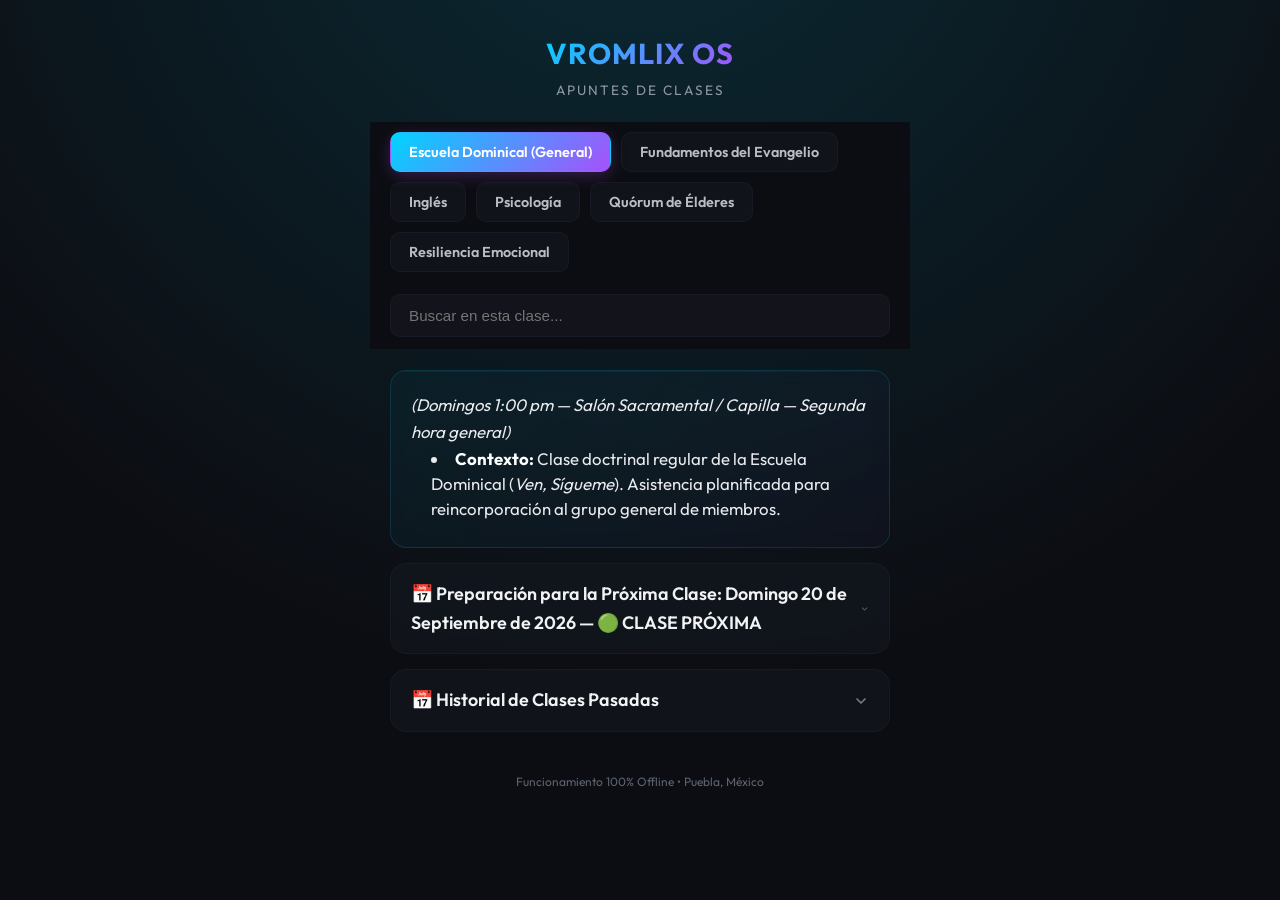
<file: clases_movil.html>
<!DOCTYPE html>
<html lang="es">
<head>
    <meta charset="UTF-8">
    <meta name="viewport" content="width=device-width, initial-scale=1.0">
    <title>VROMLIX | Mis Apuntes</title>
    <link rel="preconnect" href="https://fonts.googleapis.com">
    <link rel="preconnect" href="https://fonts.gstatic.com" crossorigin>
    <link href="https://fonts.googleapis.com/css2?family=Outfit:wght@300;400;500;600;700&display=swap" rel="stylesheet">
    <style>
        :root {
            --bg-dark: hsl(230, 20%, 6%);
            --bg-card: hsla(230, 20%, 12%, 0.45);
            --bg-card-hover: hsla(230, 20%, 16%, 0.6);
            --border-color: hsla(230, 20%, 30%, 0.15);
            --border-hover: hsla(230, 20%, 50%, 0.3);
            --accent-primary: hsl(190, 100%, 50%); /* Neon Cyan */
            --accent-secondary: hsl(270, 95%, 65%); /* Neon Purple */
            --accent-success: hsl(145, 80%, 45%); /* Emerald Green */
            
            --font-sans: 'Outfit', system-ui, -apple-system, BlinkMacSystemFont, "Segoe UI", Roboto, Helvetica, Arial, sans-serif;
            --grad-text: linear-gradient(135deg, var(--accent-primary), var(--accent-secondary));
            --grad-glow: radial-gradient(circle at 50% -20%, hsla(190, 100%, 50%, 0.15), transparent 70%);
            
            --radius-lg: 16px;
            --radius-md: 10px;
            --radius-sm: 6px;
            --transition-normal: 0.3s cubic-bezier(0.4, 0, 0.2, 1);
        }

        * {
            box-sizing: border-box;
            margin: 0;
            padding: 0;
        }

        body {
            background-color: var(--bg-dark);
            background-image: var(--grad-glow);
            background-attachment: fixed;
            color: hsl(220, 15%, 85%);
            font-family: var(--font-sans);
            line-height: 1.6;
            min-height: 100vh;
            padding: 20px;
            padding-bottom: 80px;
        }

        .app-container {
            max-width: 500px;
            margin: 0 auto;
        }

        header {
            text-align: center;
            margin-bottom: 20px;
            margin-top: 10px;
        }

        .logo {
            font-size: 1.8rem;
            font-weight: 700;
            letter-spacing: 1px;
            background: var(--grad-text);
            -webkit-background-clip: text;
            -webkit-text-fill-color: transparent;
            display: inline-block;
        }

        .subtitle {
            font-size: 0.85rem;
            color: hsl(220, 10%, 60%);
            margin-top: 4px;
            text-transform: uppercase;
            letter-spacing: 2px;
        }

        /* Buscador */
        .search-wrapper {
            margin-bottom: 20px;
        }

        .search-input {
            width: 100%;
            padding: 12px 18px;
            font-size: 0.95rem;
            border-radius: var(--radius-md);
            border: 1px solid var(--border-color);
            background: hsla(230, 20%, 10%, 0.8);
            backdrop-filter: blur(16px);
            -webkit-backdrop-filter: blur(16px);
            color: #fff;
            outline: none;
            transition: var(--transition-normal);
        }

        .search-input:focus {
            border-color: var(--accent-primary);
            box-shadow: 0 0 12px hsla(190, 100%, 50%, 0.15);
        }

        /* Contenedor Fijo para Navegación Móvil y Desktop */
        .sticky-header-container {
            position: sticky;
            top: 0;
            z-index: 100;
            background: var(--bg-dark);
            padding-top: 10px;
            padding-bottom: 12px;
            border-bottom: 1px solid var(--border-color);
            margin-left: -20px;
            margin-right: -20px;
            padding-left: 20px;
            padding-right: 20px;
            backdrop-filter: blur(16px);
            -webkit-backdrop-filter: blur(16px);
            margin-bottom: 20px;
        }

        /* Selector de Clases (Tabs Horizontales con Scrollbar Oculto) */
        .tabs-container {
            display: flex;
            overflow-x: auto;
            gap: 10px;
            padding-bottom: 12px;
            margin-bottom: 0;
            scrollbar-width: none; /* Firefox */
        }

        .tabs-container::-webkit-scrollbar {
            display: none; /* Chrome/Safari */
        }

        @media (min-width: 600px) {
            .tabs-container {
                flex-wrap: wrap;
                overflow-x: visible;
            }
        }

        .tab-btn {
            flex: 0 0 auto;
            padding: 10px 18px;
            border-radius: var(--radius-md);
            border: 1px solid var(--border-color);
            background: var(--bg-card);
            color: hsl(220, 10%, 75%);
            font-family: var(--font-sans);
            font-size: 0.9rem;
            font-weight: 600;
            cursor: pointer;
            transition: var(--transition-normal);
        }

        .tab-btn:active {
            transform: scale(0.97);
        }

        .tab-btn.active {
            background: var(--grad-text);
            color: #fff;
            border-color: transparent;
            box-shadow: 0 4px 15px hsla(270, 95%, 65%, 0.25);
        }

        /* Contenido de la Clase Activa */
        .class-content-wrapper {
            display: flex;
            flex-direction: column;
            gap: 15px;
        }

        /* Tarjeta de Tema (Card) */
        .topic-card {
            background: var(--bg-card);
            border: 1px solid var(--border-color);
            border-radius: var(--radius-lg);
            overflow: hidden;
            backdrop-filter: blur(8px);
            -webkit-backdrop-filter: blur(8px);
            transition: var(--transition-normal);
        }

        .topic-card.general-info {
            background: linear-gradient(135deg, hsla(190, 100%, 50%, 0.05), hsla(270, 95%, 65%, 0.03));
            border-color: hsla(190, 100%, 50%, 0.15);
        }

        .card-header {
            padding: 16px 20px;
            display: flex;
            justify-content: space-between;
            align-items: center;
            cursor: pointer;
            user-select: none;
        }

        .card-title {
            font-size: 1.12rem;
            font-weight: 600;
            color: hsl(220, 15%, 95%);
            transition: var(--transition-normal);
        }

        .topic-card.expanded .card-title {
            color: var(--accent-primary);
        }

        .chevron {
            width: 16px;
            height: 16px;
            color: hsl(220, 10%, 50%);
            transition: transform var(--transition-normal);
        }

        .topic-card.expanded .chevron {
            transform: rotate(180deg);
            color: var(--accent-primary);
        }

        .card-body {
            max-height: 0;
            overflow: hidden;
            transition: max-height var(--transition-normal);
        }

        .card-content {
            padding: 0 20px 20px 20px;
            border-top: 1px solid rgba(255, 255, 255, 0.03);
            padding-top: 15px;
            font-size: 1.05rem;
            color: hsl(220, 10%, 92%);
        }

        /* Estilos Markdown Parseado */
        .card-content h3 {
            font-size: 1.15rem;
            margin-bottom: 10px;
            color: var(--accent-primary);
            border-left: 3px solid var(--accent-primary);
            padding-left: 10px;
            margin-top: 18px;
        }

        .card-content h3:first-child {
            margin-top: 0;
        }

        .card-content li,
        .card-content .list-item-numbered {
            margin-left: 20px;
            margin-bottom: 6px;
            font-size: 1.05rem;
            color: hsl(220, 10%, 92%);
            line-height: 1.5;
        }

        .card-content strong {
            color: #fff;
        }

        .card-content a {
            color: var(--accent-primary);
            text-decoration: none;
            border-bottom: 1px dotted var(--accent-primary);
        }

        /* Checkbox */
        .checkbox-item {
            display: flex;
            align-items: flex-start;
            gap: 10px;
            margin-bottom: 8px;
            font-size: 1.05rem;
            line-height: 1.5;
        }

        .checkbox-item input[type="checkbox"] {
            margin-top: 5px;
            accent-color: var(--accent-primary);
            width: 16px;
            height: 16px;
        }

        .checkbox-item span {
            color: hsl(220, 10%, 92%);
        }

        .checkbox-item input[type="checkbox"]:checked + span {
            text-decoration: line-through;
            color: hsl(220, 10%, 50%);
        }

        /* Estilos para detalles colapsables (details/summary) */
        details {
            background: hsla(230, 20%, 15%, 0.3);
            border: 1px solid var(--border-color);
            border-radius: var(--radius-sm);
            padding: 10px 14px;
            margin: 8px 0;
            transition: var(--transition-normal);
        }

        details[open] {
            border-color: hsla(190, 100%, 50%, 0.3);
            background: hsla(230, 20%, 18%, 0.4);
        }

        summary {
            font-weight: 600;
            color: hsl(220, 15%, 95%);
            cursor: pointer;
            outline: none;
            user-select: none;
            transition: var(--transition-normal);
        }

        summary:hover {
            color: var(--accent-primary);
        }

        details p {
            margin-top: 10px;
            font-size: 0.95rem;
            color: hsl(220, 10%, 80%);
        }

        .empty-state {
            text-align: center;
            padding: 40px 20px;
            color: hsl(220, 10%, 50%);
            font-size: 0.95rem;
            display: none;
        }

        .footer-info {
            text-align: center;
            font-size: 0.75rem;
            color: hsl(220, 10%, 40%);
            margin-top: 40px;
        }
    </style>
</head>
<body>
    <div class="app-container">
        <header>
            <div class="logo">VROMLIX OS</div>
            <div class="subtitle">Apuntes de Clases</div>
        </header>

        <div class="sticky-header-container">
            <div class="tabs-container" id="tabs-bar" style="margin-bottom: 10px;">
                <!-- Pestañas horizontales se cargan aquí -->
            </div>
            <div class="search-wrapper" style="margin-bottom: 0;">
                <input type="text" id="search-bar" class="search-input" placeholder="Buscar en esta clase..." autocomplete="off">
            </div>
        </div>

        <main id="content-container" class="class-content-wrapper">
            <!-- Las tarjetas de temas se inyectan aquí -->
        </main>

        <div id="empty-state" class="empty-state">
            No se encontraron apuntes o temas con ese término.
        </div>

        <div class="footer-info">
            Funcionamiento 100% Offline • Puebla, México
        </div>
    </div>

    <script>
        // Datos de las clases inyectados por el script
        const classesData = [{"title": "Escuela Dominical (General)", "body": "*(Domingos 1:00 pm — Salón Sacramental / Capilla — Segunda hora general)*\n\n* **Contexto:** Clase doctrinal regular de la Escuela Dominical (*Ven, Sígueme*). Asistencia planificada para reincorporación al grupo general de miembros.\n\n### 📅 Preparación para la Próxima Clase: Domingo 20 de Septiembre de 2026 — 🟢 CLASE PRÓXIMA\n\n* **Maestro:** Presidencia de Escuela Dominical / Hno. Paul Leyva\n* **Escrituras de la Semana:** Isaías 1–12 (*Ven, Sígueme — Antiguo Testamento 2026*, Lección 38).\n* **Tema Principal:** *\"Si vuestros pecados fueren como la grana, como la nieve serán emblanquecidos\"*\n* **Enlace Oficial del Manual:** [Estudiar Lección 38 en ChurchofJesusChrist.org](https://www.churchofjesuschrist.org/study/manual/come-follow-me-for-home-and-church-old-testament-2026/38?lang=spa)\n\n---\n\n#### 💡 1. Resumen de la Lección y Principios Clave\n* **El Perdón y la Purificación de la Expiación (Isaías 1:18):** Isaías enseña que sin importar cuán profundos parezcan nuestros errores o cargas, el poder purificador de la Expiación de Jesucristo tiene la capacidad de limpiarnos y darnos un inicio totalmente nuevo.\n* **El Templo en los Últimos Días (Isaías 2:2-3):** Isaías profetizó que en los últimos días el monte de la casa de Jehová sería establecido, e invitó a todas las naciones: *\"Venid, y subamos al monte de Jehová... y nos enseñará sus caminos\"*.\n* **El Nacimiento y los Títulos del Salvador (Isaías 9:6):** Profecía mesiánica fundamental: *\"Porque un niño nos es nacido... y se llamará su nombre Admirable, Consejero, Dios Fuerte, Padre Eterno, Príncipe de Paz\"*.\n\n---\n\n#### 💬 Respuestas y Comentarios Preparados para Levantar la Mano y Participar\n\n* **Pregunta 1: ¿De qué manera el versículo de Isaías 1:18 nos da esperanza cuando sentimos que hemos cometido errores o estamos abrumados?**\n  > **💬 Respuesta Preparada para Leer/Comentar en Clase:**  \n  > *\"Hermano, lo hermoso de Isaías 1:18 es la metáfora del color. La grana es un tinte permanente que no se quita con lavados normales; sin embargo, el Señor promete que mediante Su Expiación y el arrepentimiento sincero, Él puede dejar nuestra alma blanca como la nieve. Nos enseña que la gracia de Cristo no solo cubre faltas, sino que regenera nuestro corazón para volver a empezar sin culpa.\"*\n\n* **Pregunta 2: ¿Por qué Isaías describe al Templo como 'el monte de Jehová' y qué significa subir a él en nuestros días?**\n  > **💬 Respuesta Preparada para Leer/Comentar en Clase:**  \n  > *\"Subir al monte siempre requiere esfuerzo y dejar atrás el ruido del valle. Ir al templo o prepararnos para tener nuestra recomendación es elevarnos espiritualmente sobre el estrés del mundo para recibir la instrucción directa del Señor y renovar nuestros convenios de paz.\"*\n\n---\n\n### 📅 Historial de Clases Pasadas\n\n<details>\n<summary><b>📅 Domingo 13 de Septiembre de 2026 — Proverbios 1–4; 15; 22; 31; Eclesiastés 1–3</b></summary>\n\n* **Tema:** *\"El principio de la sabiduría es el temor de Jehová\"* (Se acordó unirse toda la clase en el Salón Sacramental).\n* **Punto central:** El \"temor de Jehová\" como reverencia y amor devoto a Dios.\n</details>\n\n---"}, {"title": "Fundamentos del Evangelio", "body": "*(Domingos 1:00 pm — Salón de Miembros Nuevos y Amigos — Segunda hora especializada)*\n\n* **Contexto:** Clase orientada a afianzar el testimonio de miembros que recién regresan a la Iglesia y amigos investigadores. Participación actual previo a la transición a la clase general.\n* **Maestro / Facilitador:** Hno. Enrique Leyva\n\n### 📅 Preparación para la Próxima Clase: Domingo 20 de Septiembre de 2026 — 🟢 CLASE PRÓXIMA\n\n* **Grupo de WhatsApp:** *Esc. Dominical miembros nuevos y amigos de la Iglesia*\n* **Tema Asignado:** **Lección 6: \"La Oración Sincera y el Estudio Diario de las Escrituras\"**\n* **Manual Oficial:** [Estudiar Lección 6 en ChurchofJesusChrist.org](https://www.churchofjesuschrist.org/study/manual/gospel-foundations-digital-resource/06?lang=spa)\n\n---\n\n#### 💡 1. Resumen de la Lección y Principios Clave\n* **La Oración como Línea Directa con el Padre Celestial:** Orar no es recitar palabras de memoria, sino una conversación sincera de hijo a Padre donde compartimos nuestras gratitudes, dudas y necesidades reales.\n* **Las Escrituras como Respuesta a Oraciones:** Dios a menudo responde nuestras oraciones abriendo nuestra mente a pasajes de las escrituras o impresiones del Espíritu Santo mientras estudiamos.\n* **Dinámica de Clase:** Participación en el salón con el Hno. Enrique Leyva compartiendo comentarios edificantes, preparándose para el regreso a la clase regular de Escuela Dominical.\n\n---\n\n#### 💬 Respuestas y Comentarios Preparados para Levantar la Mano y Participar\n\n* **Pregunta 1: ¿Cómo podemos hacer que nuestras oraciones diarias dejen de ser una rutina y se conviertan en una conversación real?**\n  > **💬 Respuesta Preparada para Leer/Comentar en Clase:**  \n  > *\"Hermano Leyva, la clave es hablar con el Padre Celestial con la misma honestidad con la que le hablaríamos a nuestro mejor amigo. Al tomarnos un momento de silencio al final de la oración para escuchar las impresiones del Espíritu, la oración deja de ser un monólogo y se convierte en una guía real para nuestro día.\"*\n\n---\n\n### 📅 Historial de Clases Pasadas\n\n<details>\n<summary><b>📅 Domingo 13 de Septiembre de 2026 — Lección 5: Las Escrituras y los profetas</b></summary>\n\n* **Tema:** *\"Las Escrituras y los profetas enseñan acerca de Jesucristo\"*.\n</details>\n\n---"}, {"title": "Inglés", "body": "*(Viernes a las 7:30 pm — Clases presenciales en la Capilla con los Élderes)*\n* **Nota Obsidian (YAML):** `Notas_Ingles_Viernes_Capilla.md`\n\n### 🗣️ Conversational Chunks (Base)\n* **That sounds great!** (¡Suena genial!)\n* **I'd be happy to!** (¡Con gusto!)\n* **Just one quick thing...** (Solo un detalle rápido...)\n\n### 📝 Apuntes del Pizarrón, Voz & Chats Antigravity\n* **[2026-11-23 • Chat Antigravity] ok, ya lo revise al parecer todo bien.**\n  Mi análisis objetivo tras revisar tanto tu [tasks.json](file:///media/rogerman/14befb81-4210-4134-a9a0-0ee76166e483/VROMLIX_CORE/05_docs/tasks.json) como [app.js](file:///home/rogerman/.gemini/antigravity/scratch/ubuntu-dashboard/public/app *(Fuente: Chat 6addb581)*\n* **[2026-08-13 • Vocabulario & Matiz] Diferencia entre \"Kind\" y \"Cute\"**\n  **Kind** describe actitud o corazón (amable, bondadoso; también 'tipo/clase'). **Cute** describe apariencia o gesto lindo/tierno. Ej: *\"He helped the old lady carry her groceries; he is so kind.\"* *(Fuente: Chat 5617807e)*\n* **[2026-07-31 • Vocabulario & Slang] \"How's she cutting?\" (Slang irlandés aprendido en Galway)**\n  Equivale a \"¿Cómo van las cosas?\" o \"¿Qué tal?\". Frase compartida con los Élderes por WhatsApp. *(Fuente: Chat 5617807e)*\n* **[2026-07-09 • Lectura / Spanglish] Poema bilingüe de la mariposita (*\"I forgot to open mis alitas\"*)**\n  *\"Once upon a time, a little mariposita was flying in the jardín, when de repente, ¡cataplum!...\"* (rescatado de notas culturales). *(Fuente: Chat 7cd45404)*\n* **[2026-06-27 • Pronunciación & Dudas] Duda del abecedario con el Élder (letras J / Y / ritmo rápido)**\n  Al hablar rápido la \"i\" de *Yei* / *Yel-ou* se acorta; en inglés rápido conviene distinguir bien el sonido inicial de **J** (*djei*) frente a **Y** (*uai*). *(Fuente: Chat c27e7468)*\n* **[2026-06-27 • Oraciones en Inglés] Oraciones simples en inglés moderno (sin \"thee\" / \"thou\")**\n  **Inicio:** *\"Our Heavenly Father, we thank you for this day and for this class...\"* usando *you/your* en lugar de arcaísmos. *(Fuente: Chat c27e7468)*\n\n---"}, {"title": "Psicología", "body": "*(Sesiones Terapéuticas — Facultad de Psicología BUAP)*\n* **Horario Fijo:** Jueves a las 3:00 pm | **Terapeuta:** Javier\n\n### 🧠 Factores y Análisis de Gaslighting\n* **Factores Aumentadores (Suben a 9-10):** Rutina física, oración, logros técnicos y buena comunicación.\n* **Factores Reductores (Bajan a 4-5):** Cansancio, incertidumbre económica y discusiones.\n* **5 Ejemplos Reales de Gaslighting (Análisis de Biografía):**\n  1. Invalidación de la reconexión con el primogénito.\n  2. Monopolio de la narrativa moral (*\"Primero perdónate a ti mismo\"*).\n  3. Confesiones preventivas para desactivar respuesta emocional.\n  4. Triangulación de control social con intermediarios.\n  5. Frialdad materna intermitente y descalificación."}, {"title": "Quórum de Élderes", "body": "*(Domingos 1:30 pm — Salón de Quórum de Élderes / Capilla Barrio Valsequillo)*\n\n### 📖 Preparación para la Clase: Domingo 1 de Noviembre de 2026 — 🟢 CLASE PRÓXIMA\n\n* **Discurso Oficial:** Conferencia General Octubre 2026 — **\"Un ayuno más elevado y más santo\"** (Élder Ulisses Soares).\n* **Enlace Oficial:** [Estudiar Discurso en ChurchofJesusChrist.org](https://www.churchofjesuschrist.org/study/general-conference/2026/10/17soares?lang=spa)\n* **Tema Principal:** *\"El verdadero ayuno como consagración de fe, rompimiento de yugos y apertura del poder sanador de Jesucristo\"*\n\n---\n\n#### 💡 1. Ideas Clave del Discurso y Principios Doctrinales\n* **1. Más allá de la abstinencia física:** El ayuno no es hambre ritual ni sacrificio pasivo de 24 horas; es consagración deliberada del corazón unida a una ofrenda voluntaria y generosa.\n* **2. Promesa Apostólica (Isaías 58:6):** *\"¿No es más bien el ayuno que yo escogí, desatar las ligaduras de impiedad, soltar las cargas de opresión, y dejar ir libres a los quebrantados, y que rompáis todo yugo?\"*\n* **3. Fortaleza ante la incertidumbre y la fatiga:** Al vaciar temporalmente el alma de exigencias mundanas, invitamos la perspectiva y la paz sanadora del Salvador para disipar el desánimo laboral y familiar.\n* **4. La ofrenda como manifestación de caridad:** El ayuno sin compasión activa ni ofrenda es incompleto; bendecir al necesitado abre las ventanas de los cielos sobre nuestro propio hogar.\n\n---\n\n#### 💬 Respuestas y Comentarios Preparados para Levantar la Mano y Participar\n\n* **Aporte Principal (El significado del verdadero ayuno):**\n  > **💬 Comentario para Clase:**  \n  > *\"El ayuno alcanza su nivel más elevado y santo cuando deja de ser un sacrificio pasivo y se convierte en una acción de fe voluntaria. Citando a Isaías, el Élder Soares nos enseña que el verdadero ayuno desata las ligaduras de impiedad y rompe todo yugo. En momentos donde enfrentamos fatiga mental, incertidumbre laboral o pesadez en el hogar, el ayuno acompañado de una ofrenda sincera nos permite hacer a un lado nuestras propias limitaciones para que el poder sanador y la perspectiva del Salvador tomen el control. No ayunamos para cambiar la voluntad de Dios, sino para alinear la nuestra con la de Él y recibir la fortaleza que de otro modo no tendríamos.\"*\n\n* **Aporte Secundario (La ofrenda y el rompimiento de cargas):**\n  > **💬 Comentario para Clase:**  \n  > *\"Porque el ayuno sin caridad es solo pasar hambre física. Al bendecir activamente al necesitado mediante nuestra ofrenda voluntaria, demostramos fe real y abrimos el canal para que el Señor derrame paz, discernimiento y fortaleza sobre nuestra propia vida y familia.\"*\n\n---\n\n### 📅 Historial de Clases Pasadas\n\n<details>\n<summary><b>📅 Domingo 25 de Octubre de 2026 — Conferencia de Estaca Valsequillo Puebla</b></summary>\n\n* **Contexto:** Sesión General y del Sacerdocio de la Estaca Valsequillo Puebla.\n* **💡 Principios Clave:**\n  * **Liderazgo del Sacerdocio en el Hogar:** El poseedor del sacerdocio preside con mansedumbre, amor sincero y paciencia, nunca con dominio injusto ni imposición.\n  * **El Templo de Puebla como Refugio Espiritual:** La proximidad del templo nos invita a vivir dignos de una recomendación vigente en todo momento como baluarte frente a las tormentas del mundo.\n  * **Ministración Activa y Personal:** Rescatar a quien esté vacilante; no esperar a un domingo o llamamiento formal para tender la mano a un hermano con fatiga moral o económica.\n* **🎯 Aplicación Práctica:** Mantener las normas del Evangelio firmes en los acuerdos del hogar y cuidar los pensamientos para acudir con reverencia al templo.\n</details>\n\n<details>\n<summary><b>📅 Domingo 18 de Octubre de 2026 — \"La inmunidad espiritual\" (Élder Christian C. Chigbundu)</b></summary>\n\n* **Fuente:** Conferencia General Octubre 2026.\n* **💡 Principios Clave:**\n  * **Analogía Biológica:** Así como el sistema inmunitario defiende el cuerpo biológico de bacterias patógenas, nuestro espíritu necesita anticuerpos espirituales contra el engaño, la apatía y el cinismo ambiental.\n  * **Dosis de Inmunización Diaria:** La oración sincera al levantarse y al acostarse, la inmersión en el Libro de Mormón y la renovación de convenios bautismales en la Santa Cena fortalecen nuestras defensas.\n  * **Alerta Temprana ante Síntomas de Desánimo:** Cuando nos alejamos de las disciplinas espirituales básicas, cualquier dificultad laboral o familiar nos abruma desproporcionadamente.\n* **🎯 Aplicación Práctica:** No descuidar la oración ni el estudio de las escrituras incluso en jornadas de alta fatiga mental; la rutina espiritual es la medicina preventiva.\n</details>\n\n<details>\n<summary><b>📅 Domingo 11 de Octubre de 2026 — \"Vivos en Cristo\" (Presidente Dallin H. Oaks)</b></summary>\n\n* **Fuente:** Conferencia General Octubre 2026.\n* **💡 Principios Clave:**\n  * **La Realidad Literal de la Resurrección:** Jesucristo rompió los lazos de la muerte temporal y espiritual; las pérdidas, separaciones y dolores actuales no son finales.\n  * **Vivir con Perspectiva Eterna:** No evaluar nuestro valor propio o éxito terrenal por métricas mundanas, sino por la lealtad a los convenios y el amor hacia el prójimo.\n  * **Consagración Semanal:** La Santa Cena no es un simple ritual conmemorativo, sino una renovación viva de convenios donde tomamos sobre nosotros Su nombre y recibimos Su Espíritu santificador.\n* **🎯 Aplicación Práctica:** Ante la pesadez de incertidumbres cotidianas, contemplar la vida con ojos eternos: Cristo ya venció y Su gracia es suficiente para salir adelante.\n</details>\n\n<details>\n<summary><b>📅 Domingo 04 de Octubre de 2026 — Conferencia General Semestral (Octubre 2026)</b></summary>\n\n* **Transmisión Mundial:** Mensajes del Profeta Russell M. Nelson y las Autoridades Generales.\n* **💡 Principios Clave:**\n  * **El Templo en el Centro de Nuestra Vida:** El Profeta enfatizó que nada nos fortalece más contra las asechanzas del adversario que el servicio constante y digno en la Casa del Señor.\n  * **El Gozo es una Decisión Espiritual:** Nuestro gozo depende del enfoque en Jesucristo, no de las circunstancias externas ni de los problemas temporales.\n  * **Pensar de Manera Celestial:** Tomar decisiones diarias considerando su impacto en la eternidad, dejando de lado justificaciones o postergaciones.\n* **🎯 Aplicación Práctica:** Priorizar la entrevista de recomendación para la bendición patriarcal y la asistencia regular al templo.\n</details>\n\n<details>\n<summary><b>📅 Domingo 20 de Septiembre de 2026 — \"La Ley del Diezmo, la Honestidad y la Consagración\"</b></summary>\n\n* **Fuente:** Malaquías 3:8-10 & Doctrina y Convenios 119.\n* **💡 Principios Clave:**\n  * **El Diezmo como Mandamiento de Fe y Confianza:** Pagar la décima parte de nuestros ingresos primero, confiando en que el Señor multiplicará los recursos restantes.\n  * **Las Ventanas de los Cielos:** La promesa profética no es riqueza egoísta, sino sabiduría para administrar los bienes, protección de la familia y bendiciones de paz inquebrantable.\n  * **Integridad en Todo Trato:** La honestidad con Dios en el diezmo se extiende a la honestidad estricta en las finanzas, los negocios y el cumplimiento puntual de deudas.\n* **🎯 Aplicación Práctica:** Pagar el diezmo puntualmente con gozo en la reunión con el Obispo y devolver préstamos con puntualidad intachable.\n</details>\n\n<details>\n<summary><b>📅 Domingo 13 de Septiembre de 2026 — \"Sigue al profeta\" (Élder Michael John U. Teh)</b></summary>\n\n* **Fuente:** Conferencia General.\n* **💡 Principios Clave:**\n  * **Obediencia Inmediata:** Seguir las amonestaciones proféticas sin dilación ni debates mentales; la verdadera fe se manifiesta en la prontitud al actuar.\n  * **Protección del Hogar:** Cuando un poseedor del sacerdocio alinea sus acciones con la voz de la Primera Presidencia, el hogar se convierte en un santuario de paz.\n  * **Discernimiento en Tiempos de Ruido:** Las redes sociales y los discursos modernos confunden la verdad; el profeta viviente es el ancla inamovible de la Iglesia.\n* **🎯 Aplicación Práctica:** Revisar las metas personales y eliminar cualquier hábito o consumo que desentone con el consejo profético.\n</details>\n\n<details>\n<summary><b>📅 Domingo 06 de Septiembre de 2026 — Reestructuración del Horario Dominical de Clases</b></summary>\n\n* **Contexto:** Barrio Valsequillo.\n* **💡 Principios Clave:**\n  * **Adoración Centrada en el Hogar, Apoyada por la Iglesia:** Las reuniones dominicales existen para deliberar en consejo, edificarse mutuamente y renovar convenios.\n  * **Puntualidad y Enfoque:** El flujo ordenado entre la reunión sacramental y la segunda hora de clases permite que el Espíritu reine sin distracciones logísticas.\n* **🎯 Aplicación Práctica:** Llegar preparado con temas y escrituras estudiadas previamente para participar con aportaciones sustanciales en el quórum.\n</details>\n\n---"}, {"title": "Resiliencia Emocional", "body": "*(Domingos 12:30 pm — Biblioteca / Salón del Sumo Consejo)*\n* **Facilitadora:** Hna. Alma Luis\n\n### 📅 Preparación para la Próxima Clase: Domingo 20 de Septiembre de 2026 — 🟢 CLASE PRÓXIMA\n\n* **Facilitadora:** Hna. Alma Luis\n* **Compañeros de Acción Asignados:** **Roger y Hno. Roger Morales**\n* **Tema Principal:** **\"Manejo del Estrés, Control de Pensamientos y Hábitos Saludables\"**\n* **Video de Reflexión:** 🔗 [Ver Video de Resiliencia en YouTube](https://youtu.be/c7EOipDUEgc)\n\n---\n\n#### 📝 Tareas y Asignaciones Semanales con el Compañero de Acción\n1. **Contacto con Hno. Roger Morales:** Mantener comunicación activa para revisar metas diarias y apoyo mutuo.\n2. **Plática con Hna. Alma:** Escuchar sus comentarios en privado acerca de ITA (periodismo) y el perfil profesional.\n\n---\n\n#### 💡 1. Resumen de Herramientas y Psicología Emocional\n* **Reemplazar Modelos de Pensamiento Distorsionado:** Identificar pensamientos de \"todo o nada\" o catastrofismo y filtrarlos mediante la lógica y la fe en Cristo.\n* **Cuidado Integral:** Dormir adecuadamente, rutina de sol/ejercicio matutino y la oración constante como anclas contra la fatiga mental.\n\n---\n\n#### 💬 Respuestas y Comentarios Preparados para Levantar la Mano y Participar\n\n* **Pregunta 1: ¿Cómo nos ayuda la fe en Jesucristo a cambiar pensamientos de abrumamiento o cansancio por serenidad?**\n  > **💬 Respuesta Preparada para Leer/Comentar en Clase:**  \n  > *\"Hermana Alma, cuando la mente se abruma por el cansancio o la incertidumbre, la fe nos permite hacer una pausa y recordar que no tenemos que cargar todo solos hoy. El Señor nos invita a tomar Su yugo, lo que significa avanzar paso a paso sabiendo que Él complementa nuestros esfuerzos.\"*\n\n---\n\n### 📅 Historial de Clases Pasadas\n\n<details>\n<summary><b>📅 Domingo 13 de Septiembre de 2026 — Asignación de Compañeros de Acción</b></summary>\n\n* **Compañero de acción asignado:** Hno. Roger Morales.\n</details>\n\n---"}];

        let activeClassIndex = 0;
        const tabsBar = document.getElementById('tabs-bar');
        const contentContainer = document.getElementById('content-container');
        const searchBar = document.getElementById('search-bar');
        const emptyState = document.getElementById('empty-state');

        // Inicializar Pestañas
        function initTabs() {
            tabsBar.innerHTML = '';
            classesData.forEach((classObj, idx) => {
                const btn = document.createElement('button');
                btn.className = `tab-btn ${idx === activeClassIndex ? 'active' : ''}`;
                btn.innerText = classObj.title;
                btn.onclick = () => selectTab(idx);
                tabsBar.appendChild(btn);
            });
            selectTab(activeClassIndex);
        }

        function selectTab(idx) {
            activeClassIndex = idx;
            document.querySelectorAll('.tab-btn').forEach((btn, bIdx) => {
                btn.classList.toggle('active', bIdx === idx);
            });
            searchBar.value = ''; // Limpiar buscador
            renderClassTopics();
            
            // Desplazar pestaña activa para asegurar visibilidad en móviles
            const activeBtn = tabsBar.children[idx];
            if (activeBtn) {
                activeBtn.scrollIntoView({ behavior: 'smooth', block: 'nearest', inline: 'center' });
            }
        }

        // Renderizar subtemas (Cards) de la clase activa
        function renderClassTopics(filteredCards = null) {
            contentContainer.innerHTML = '';
            const classObj = classesData[activeClassIndex];
            if (!classObj) return;

            // Si no hay filtro, parseamos todo
            const cards = filteredCards || parseSectionToCards(classObj.body);

            if (cards.length === 0) {
                emptyState.style.display = 'block';
                return;
            } else {
                emptyState.style.display = 'none';
            }

            cards.forEach((card, cIdx) => {
                const cardEl = document.createElement('div');
                cardEl.className = `topic-card ${card.isGeneral ? 'general-info' : ''}`;
                
                // Si es info general, la dejamos abierta por defecto y sin colapsar
                if (card.isGeneral) {
                    cardEl.innerHTML = `
                        <div class="card-content" style="padding-top: 20px;">
                            ${parseMarkdown(card.body)}
                        </div>
                    `;
                } else {
                    cardEl.innerHTML = `
                        <div class="card-header" onclick="toggleCard(this)">
                            <span class="card-title">${escapeHTML(card.title)}</span>
                            <svg class="chevron" viewBox="0 0 24 24" fill="none" stroke="currentColor" stroke-width="2.5" stroke-linecap="round" stroke-linejoin="round">
                                <polyline points="6 9 12 15 18 9"></polyline>
                            </svg>
                        </div>
                        <div class="card-body">
                            <div class="card-content">
                                ${parseMarkdown(card.body)}
                            </div>
                        </div>
                    `;
                }
                contentContainer.appendChild(cardEl);
            });
        }

        // Parser de Markdown super simple y offline
        function parseMarkdown(text) {
            let html = escapeHTML(text);
            
            // 1. Negrita: **texto**
            html = html.replace(/\*\*(.*?)\*\*/g, '<strong>$1</strong>');
            
            // 2. Enlaces: [texto](url)
            html = html.replace(/\[(.*?)\]\((.*?)\)/g, '<a href="$2" target="_blank">$1</a>');

            // 3. Checkboxes y Listas PRIMERO (procesar las viñetas '*' antes que la cursiva para no consumir el asterisco inicial de la lista)
            html = html.replace(/^\s*-\s+\[[xX]\]\s+(.*?)$/gm, '<div class="checkbox-item"><input type="checkbox" checked disabled> <span>$1</span></div>');
            html = html.replace(/^\s*-\s+\[ \]\s+(.*?)$/gm, '<div class="checkbox-item"><input type="checkbox" disabled> <span>$1</span></div>');
            html = html.replace(/^\s*-\s+(?!<div)(.*?)$/gm, '<li>$1</li>');
            html = html.replace(/^\s*\*\s+(?!<div)(.*?)$/gm, '<li>$1</li>');
            html = html.replace(/^\s*(\d+\.)\s+(.*?)$/gm, '<div class="list-item-numbered"><strong>$1</strong> $2</div>');

            // 4. Cursiva: *texto* (segura una vez consumido el asterisco de viñeta)
            html = html.replace(/\*(.*?)\*/g, '<em>$1</em>');
            
            // 5. Subtítulos ### texto y #### texto
            html = html.replace(/^###\s+(.*?)$/gm, '<h3>$1</h3>');
            html = html.replace(/^####\s+(.*?)$/gm, '<h4>$1</h4>');

            // Restore details and summary tags from escaping
            html = html.replace(/&lt;details&gt;/g, '<details>');
            html = html.replace(/&lt;\/details&gt;/g, '</details>');
            html = html.replace(/&lt;summary&gt;/g, '<summary>');
            html = html.replace(/&lt;\/summary&gt;/g, '</summary>');
            html = html.replace(/&lt;b&gt;/g, '<b>');
            html = html.replace(/&lt;\/b&gt;/g, '</b>');
            
            // Eliminar saltos de línea inmediatamente después de elementos de bloque
            html = html.replace(/(<\/li>|<\/div>|<\/h3>|<\/h4>|<\/blockquote>)\s*\n/g, '$1');

            // Saltos de línea restantes a <br>
            html = html.replace(/\n/g, '<br>');
            
            return html;
        }

        // Parser del cuerpo para extraer subsecciones basadas en "### "
        function parseSectionToCards(bodyText) {
            // Dividir el texto usando "### " como separador
            const parts = bodyText.split(/^###\s+/m);
            const cards = [];

            // El primer elemento es texto libre antes de cualquier "### " (si existe)
            const generalText = parts[0].trim();
            if (generalText && generalText !== '*(Espacio para notas...)*') {
                cards.push({
                    title: "Información General",
                    body: generalText,
                    isGeneral: true
                });
            }

            for (let i = 1; i < parts.length; i++) {
                const lines = parts[i].split('\n');
                const title = lines[0].trim();
                const body = lines.slice(1).join('\n').trim();
                if (title) {
                    cards.push({
                        title: title,
                        body: body,
                        isGeneral: false
                    });
                }
            }
            return cards;
        }

        function toggleCard(headerElement) {
            const card = headerElement.parentElement;
            const body = card.querySelector('.card-body');
            
            document.querySelectorAll('.topic-card.expanded').forEach(openCard => {
                if (openCard !== card) {
                    openCard.classList.remove('expanded');
                    openCard.querySelector('.card-body').style.maxHeight = null;
                }
            });

            if (card.classList.contains('expanded')) {
                body.style.maxHeight = body.scrollHeight + "px";
                body.offsetHeight; // force reflow
                card.classList.remove('expanded');
                body.style.maxHeight = null;
            } else {
                card.classList.add('expanded');
                body.style.maxHeight = body.scrollHeight + "px";
                const onTransitionEnd = () => {
                    if (card.classList.contains('expanded')) {
                        body.style.maxHeight = 'none';
                    }
                    body.removeEventListener('transitionend', onTransitionEnd);
                };
                body.addEventListener('transitionend', onTransitionEnd);
                setTimeout(() => {
                    card.scrollIntoView({ behavior: 'smooth', block: 'nearest' });
                }, 300);
            }
        }

        // Buscador reactivo dentro de la pestaña activa
        searchBar.addEventListener('input', (e) => {
            const query = e.target.value.toLowerCase().normalize("NFD").replace(/[\u0300-\u036f]/g, "");
            const classObj = classesData[activeClassIndex];
            if (!classObj) return;

            const allCards = parseSectionToCards(classObj.body);
            if (query === '') {
                renderClassTopics(allCards);
                return;
            }

            const filtered = allCards.filter(card => {
                const normTitle = card.title.toLowerCase().normalize("NFD").replace(/[\u0300-\u036f]/g, "");
                const normBody = card.body.toLowerCase().normalize("NFD").replace(/[\u0300-\u036f]/g, "");
                return normTitle.includes(query) || normBody.includes(query);
            });
            renderClassTopics(filtered);
        });

        function escapeHTML(str) {
            return str
                .replace(/&/g, "&amp;")
                .replace(/</g, "&lt;")
                .replace(/>/g, "&gt;")
                .replace(/"/g, "&quot;")
                .replace(/'/g, "&#039;");
        }

        // Iniciar
        initTabs();
    </script>
</body>
</html>
</file>
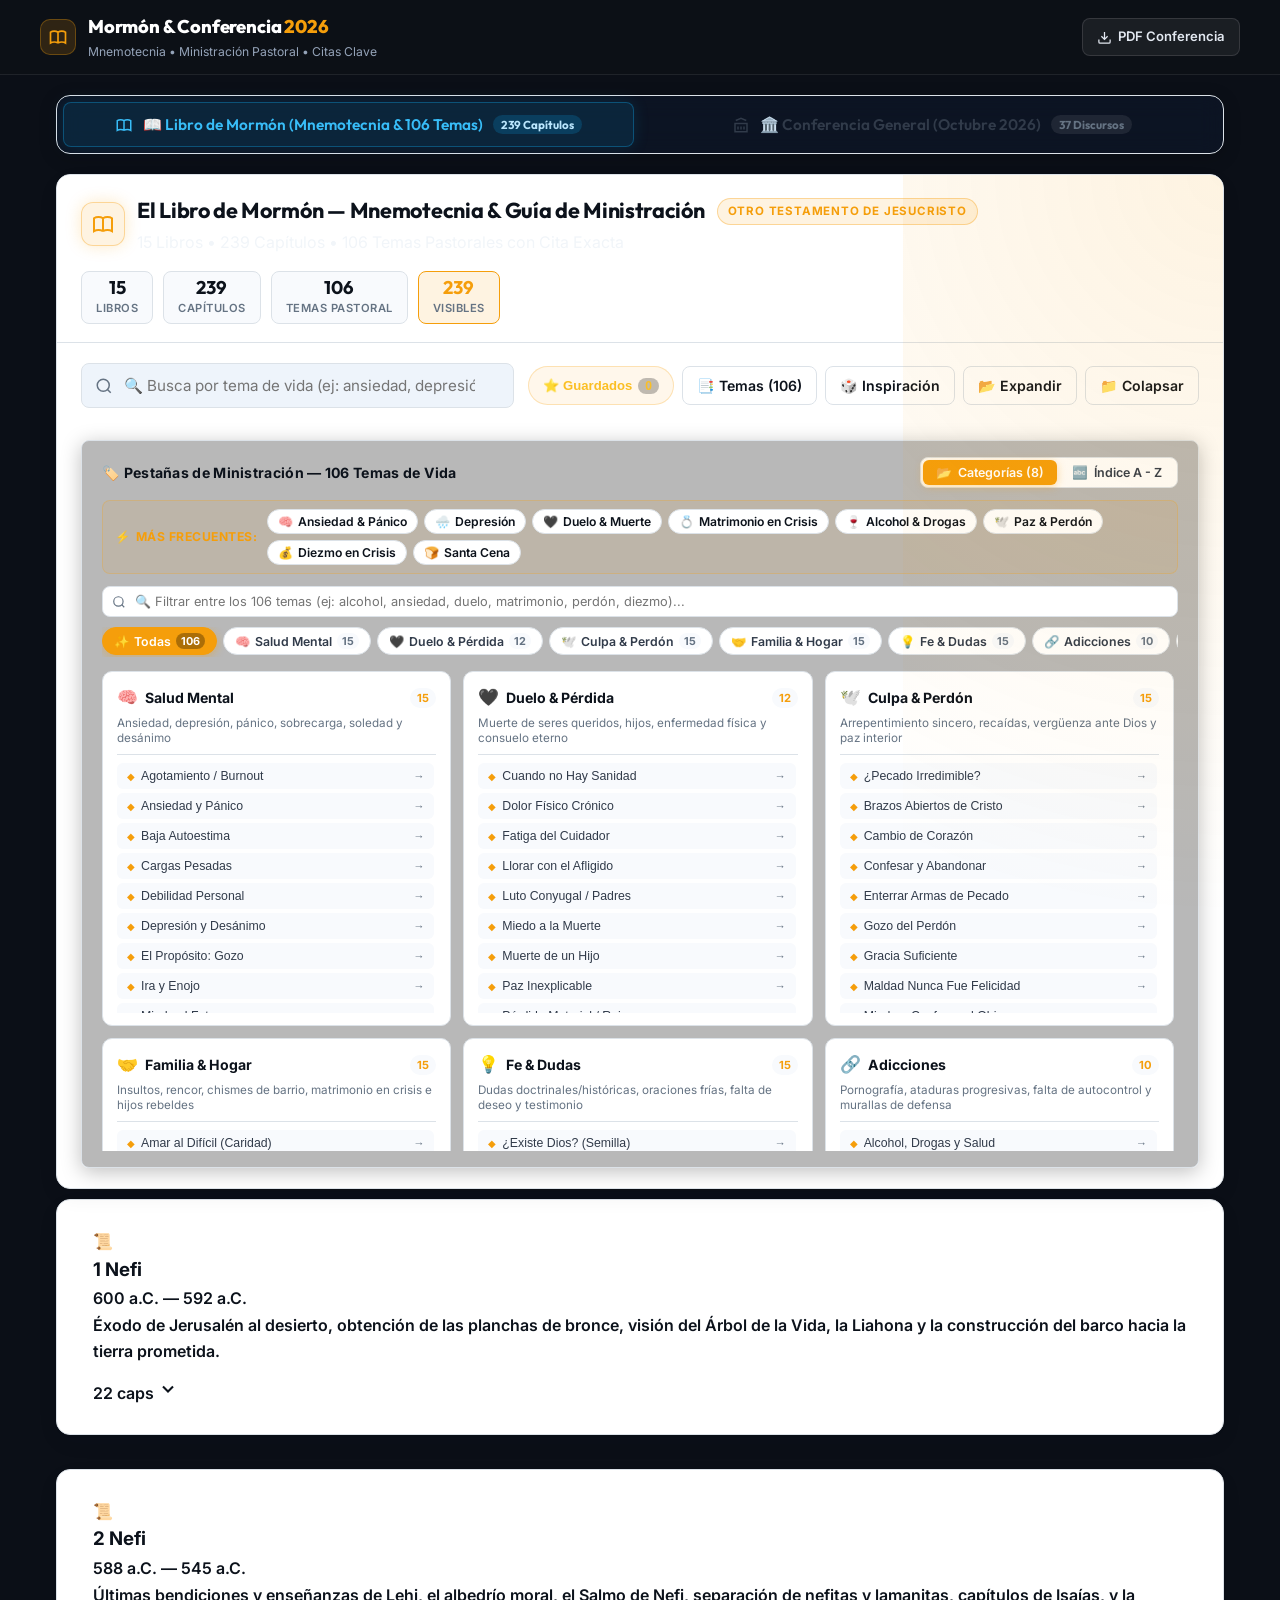
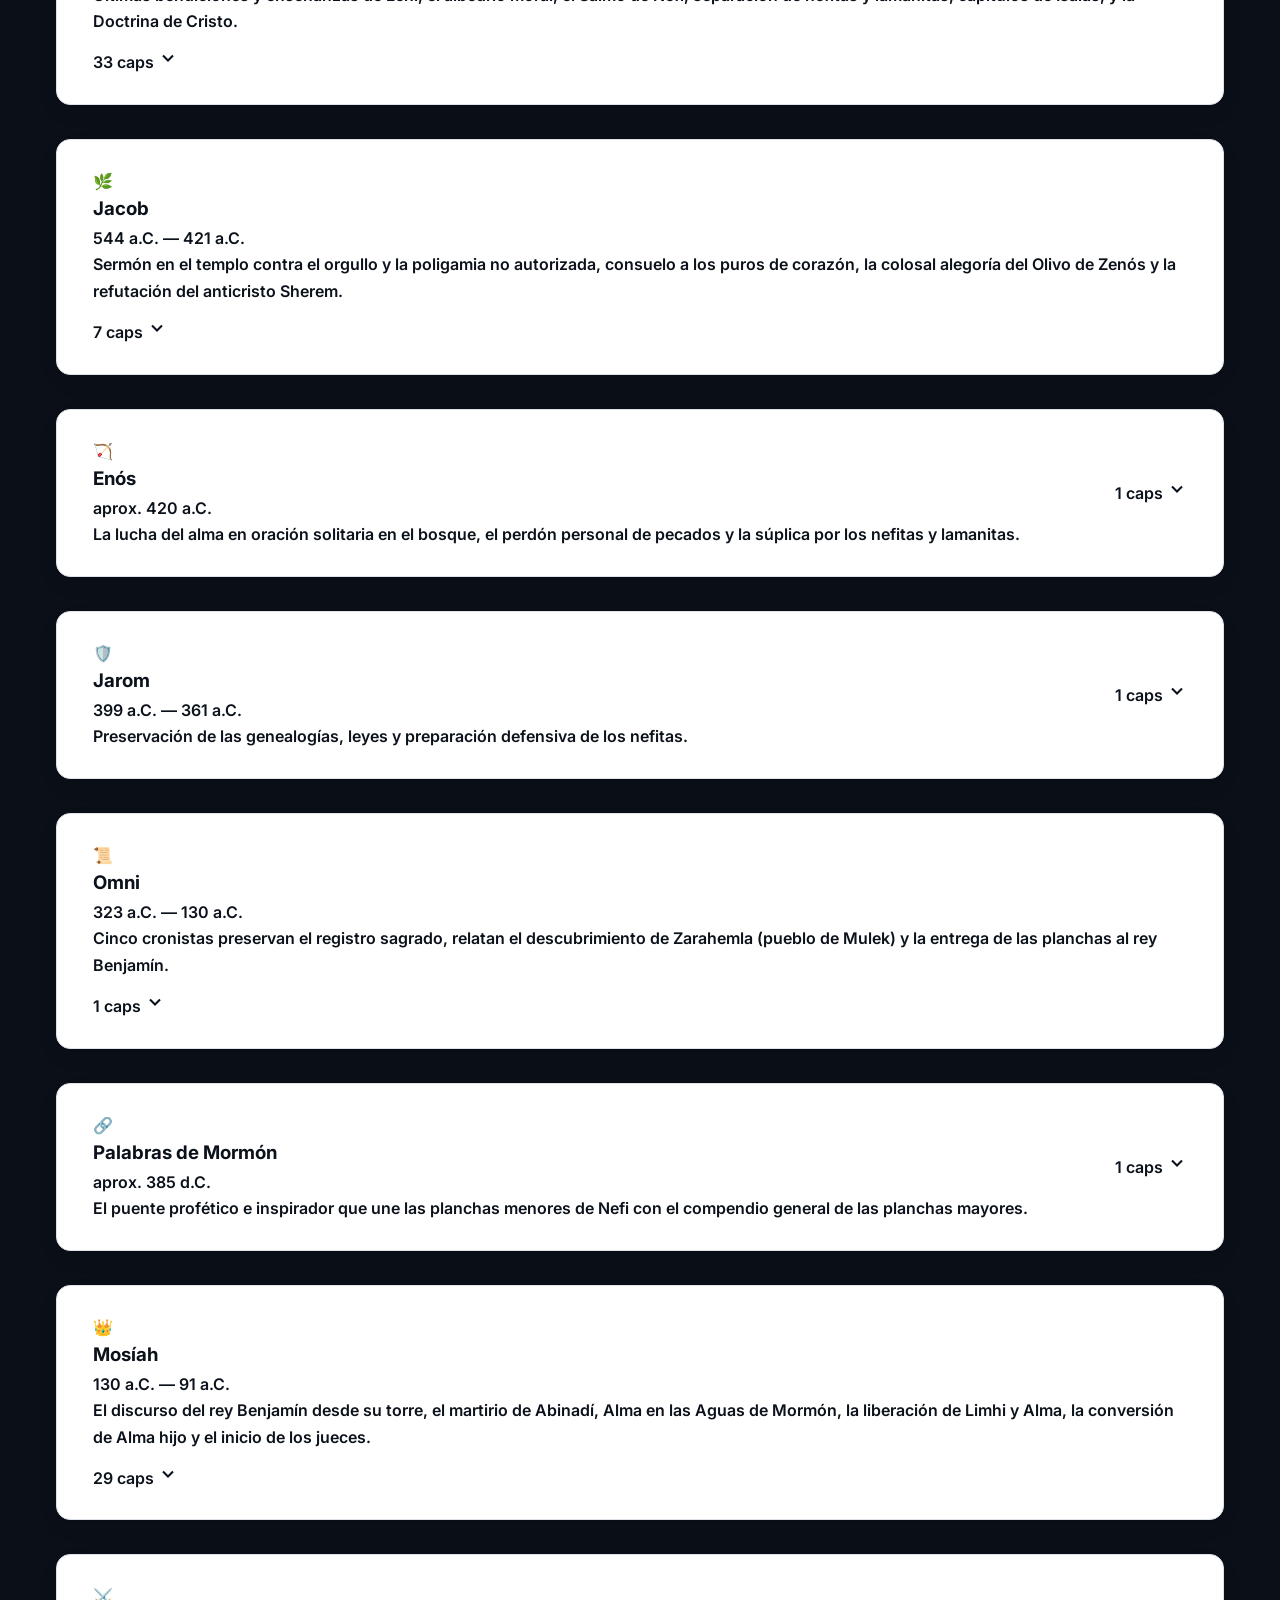
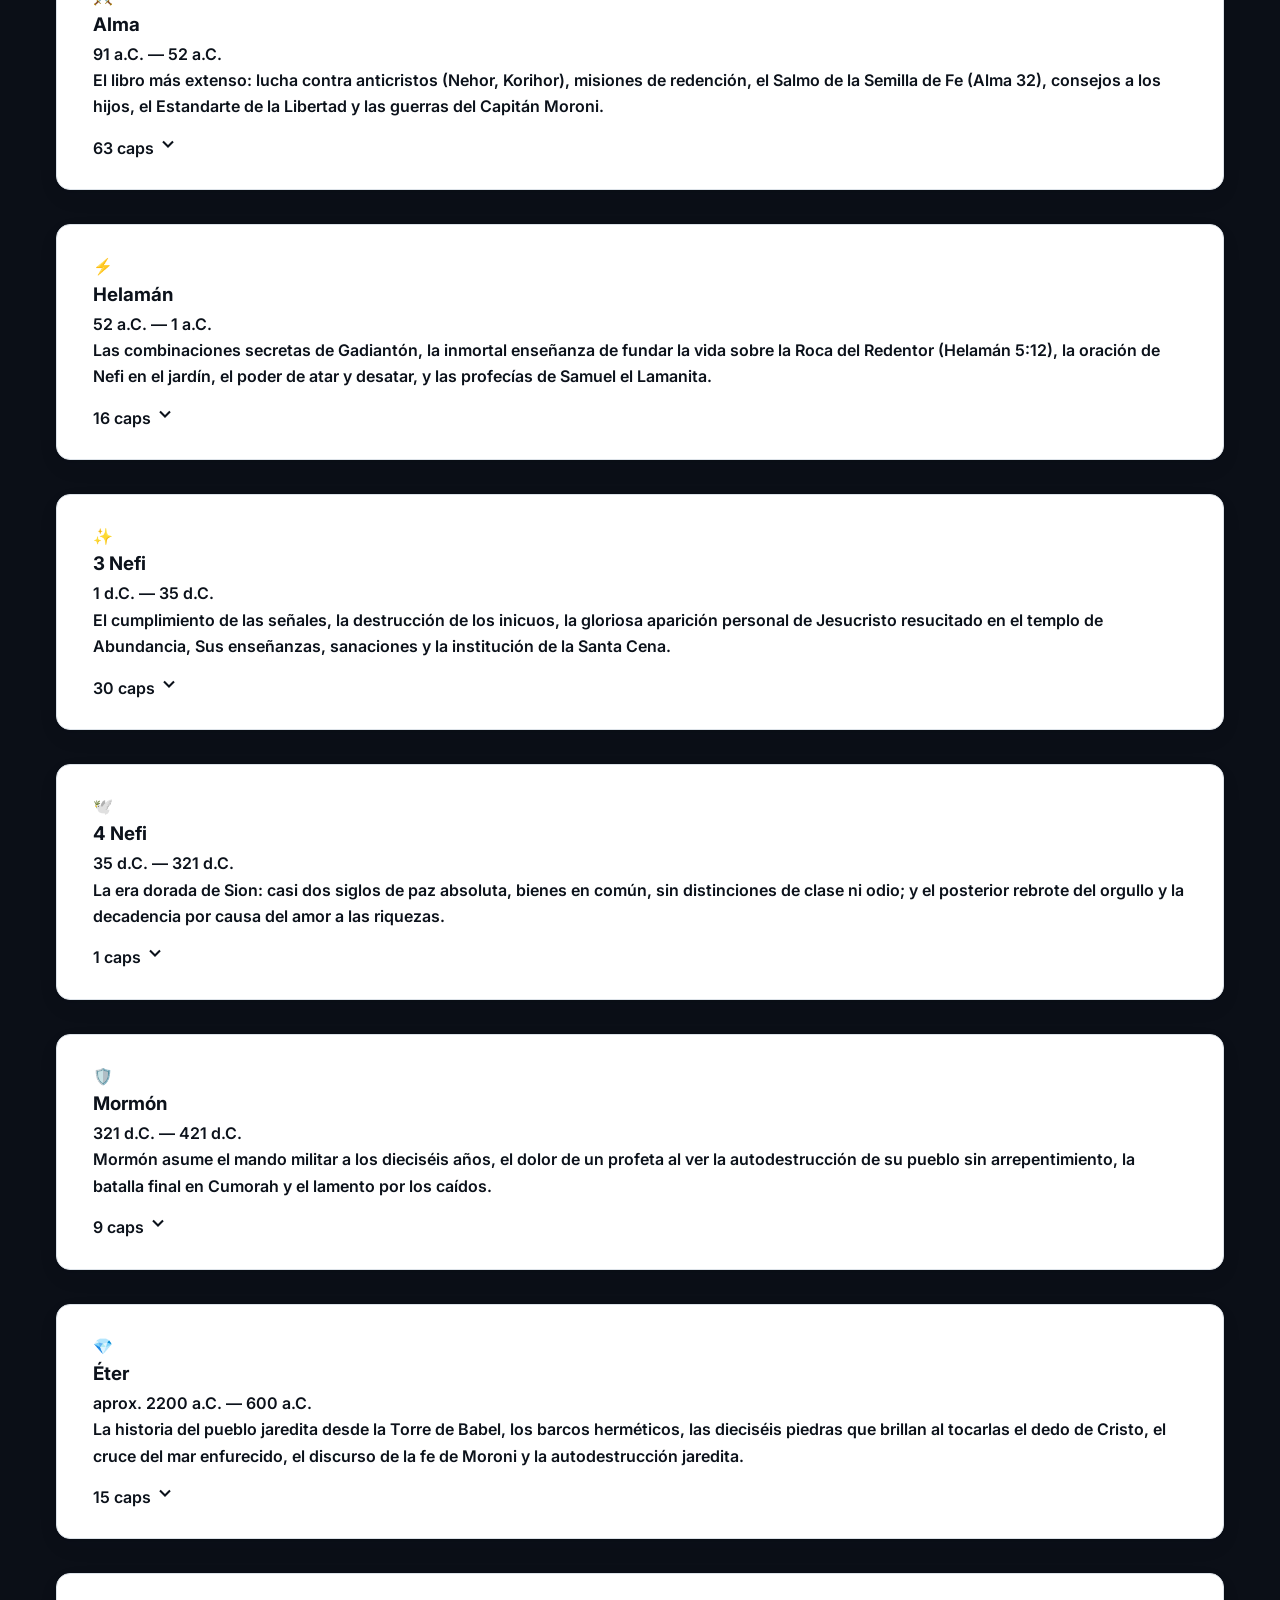
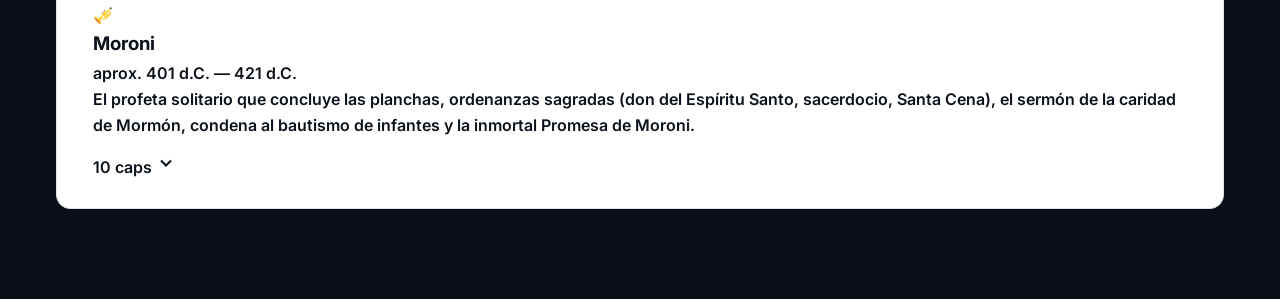
<file: mormon_portal.html>
<!DOCTYPE html>
<html lang="es">
<head>
    <meta charset="UTF-8">
    <meta name="viewport" content="width=device-width, initial-scale=1.0">
    <title>Estudio y Ministración | El Libro de Mormón & Conferencia General</title>
    <meta name="description" content="Herramienta de estudio nemotécnico del Libro de Mormón, 106 temas de ministración pastoral y guía interactiva de la Conferencia General Octubre 2026.">
    <link rel="preconnect" href="https://fonts.googleapis.com">
    <link rel="preconnect" href="https://fonts.gstatic.com" crossorigin>
    <link href="https://fonts.googleapis.com/css2?family=Inter:wght@400;500;600;700&family=Outfit:wght@400;500;600;700;800&display=swap" rel="stylesheet">
    <link rel="stylesheet" href="style.css?v=20261024_1400">
    <style>
        body {
            background-color: #0b0f17;
            color: #f1f5f9;
            min-height: 100vh;
            padding-bottom: 60px;
        }
        .portal-topbar {
            background: rgba(13, 17, 23, 0.85);
            backdrop-filter: blur(16px);
            -webkit-backdrop-filter: blur(16px);
            border-bottom: 1px solid rgba(255, 255, 255, 0.08);
            position: sticky;
            top: 0;
            z-index: 100;
            padding: 12px 20px;
        }
        .portal-topbar-inner {
            max-width: 1200px;
            margin: 0 auto;
            display: flex;
            align-items: center;
            justify-content: space-between;
        }
        .portal-brand {
            display: flex;
            align-items: center;
            gap: 12px;
            text-decoration: none;
            color: #ffffff;
        }
        .portal-brand-icon {
            width: 36px;
            height: 36px;
            border-radius: 10px;
            background: rgba(245, 158, 11, 0.15);
            border: 1px solid rgba(245, 158, 11, 0.3);
            display: flex;
            align-items: center;
            justify-content: center;
            color: #f59e0b;
        }
        .portal-brand-title {
            font-family: 'Outfit', sans-serif;
            font-size: 1.15rem;
            font-weight: 800;
            letter-spacing: -0.01em;
        }
        .portal-brand-subtitle {
            font-size: 0.76rem;
            color: #94a3b8;
        }
        .portal-nav-actions {
            display: flex;
            align-items: center;
            gap: 10px;
        }
        .btn-portal-action {
            display: inline-flex;
            align-items: center;
            gap: 6px;
            padding: 7px 14px;
            border-radius: 8px;
            background: rgba(255, 255, 255, 0.06);
            border: 1px solid rgba(255, 255, 255, 0.12);
            color: #e2e8f0;
            text-decoration: none;
            font-size: 0.82rem;
            font-weight: 600;
            transition: all 0.2s ease;
        }
        .btn-portal-action:hover {
            background: rgba(255, 255, 255, 0.12);
            color: #ffffff;
        }
        @media (max-width: 600px) {
            .portal-topbar {
                padding: 8px 12px;
            }
            .portal-brand-subtitle {
                display: none;
            }
            .portal-brand-title {
                font-size: 0.98rem;
            }
            .portal-brand-icon {
                width: 32px;
                height: 32px;
            }
            .btn-portal-action {
                padding: 6px 10px;
                font-size: 0.78rem;
            }
        }
    </style>
</head>
<body>
    <header class="portal-topbar">
        <div class="portal-topbar-inner">
            <a href="#" class="portal-brand">
                <div class="portal-brand-icon">
                    <svg viewBox="0 0 24 24" width="20" height="20" fill="none" stroke="currentColor" stroke-width="2">
                        <path d="M12 6.253v13m0-13C10.832 5.477 9.246 5 7.5 5S4.168 5.477 3 6.253v13C4.168 18.477 5.754 18 7.5 18s3.332.477 4.5 1.253m0-13C13.168 5.477 14.754 5 16.5 5c1.747 0 3.332.477 4.5 1.253v13C19.832 18.477 18.247 18 16.5 18c-1.746 0-3.332.477-4.5 1.253"/>
                    </svg>
                </div>
                <div>
                    <div class="portal-brand-title">Mormón & Conferencia <span style="color: #f59e0b;">2026</span></div>
                    <div class="portal-brand-subtitle">Mnemotecnia • Ministración Pastoral • Citas Clave</div>
                </div>
            </a>
            <div class="portal-nav-actions">
                <a href="/Guia_Conferencia_Octubre_2026.pdf" download="Guia_Conferencia_Octubre_2026.pdf" class="btn-portal-action" title="Descargar Guía en PDF">
                    <svg viewBox="0 0 24 24" width="15" height="15" fill="none" stroke="currentColor" stroke-width="2">
                        <path d="M21 15v4a2 2 0 0 1-2 2H5a2 2 0 0 1-2-2v-4M7 10l5 5 5-5M12 15V3"/>
                    </svg>
                    <span>PDF Conferencia</span>
                </a>
            </div>
        </div>
    </header>

    <main>
        <!-- VISTA: LIBRO DE MORMÓN & CONFERENCIA GENERAL (FE & ESPIRITUALIDAD) -->
            <div id="view-mormon" class="dashboard-view" style="display: block; max-width: 1200px; margin: 0 auto; padding: 20px 16px;">
                <!-- BARRA SELECTORA SUPERIOR (SUB-PESTAÑAS FE & MINISTRACIÓN) -->
                <div class="mormon-subnav-bar">
                    <button class="mormon-subnav-btn active" id="btn-subview-escrituras" onclick="window.switchMormonSubview('escrituras')">
                        <svg viewBox="0 0 24 24" width="18" height="18" fill="none" stroke="currentColor" stroke-width="2">
                            <path d="M12 6.253v13m0-13C10.832 5.477 9.246 5 7.5 5S4.168 5.477 3 6.253v13C4.168 18.477 5.754 18 7.5 18s3.332.477 4.5 1.253m0-13C13.168 5.477 14.754 5 16.5 5c1.747 0 3.332.477 4.5 1.253v13C19.832 18.477 18.247 18 16.5 18c-1.746 0-3.332.477-4.5 1.253"/>
                        </svg>
                        <span>📖 Libro de Mormón (Mnemotecnia & 106 Temas)</span>
                        <span class="subnav-pill-badge">239 Capítulos</span>
                    </button>
                    <button class="mormon-subnav-btn" id="btn-subview-conferencia" onclick="window.switchMormonSubview('conferencia')">
                        <svg viewBox="0 0 24 24" width="18" height="18" fill="none" stroke="currentColor" stroke-width="2">
                            <path d="M3 21h18M3 10h18M5 6l7-3 7 3M4 10v11M20 10v11M8 14v4M12 14v4M16 14v4"/>
                        </svg>
                        <span>🏛️ Conferencia General (Octubre 2026)</span>
                        <span class="subnav-pill-badge subnav-gold-badge">37 Discursos</span>
                    </button>
                </div>

                <!-- SUB-PANEL 1: LIBRO DE MORMÓN (MNEMOTECNIA & MINISTRACIÓN) -->
                <div id="subview-escrituras" class="mormon-subview-panel">
                    <!-- HERO CARD CON BUSCADOR UNIFICADO Y PESTAÑAS DE MINISTRACIÓN -->
                    <div class="section-card mormon-hero-card">
                    <div class="card-header mormon-header">
                        <div class="header-title-group">
                            <div class="mormon-header-icon-box">
                                <svg class="header-icon mormon-gold-icon" viewBox="0 0 24 24" fill="none" stroke="currentColor" stroke-width="2">
                                    <path d="M12 6.253v13m0-13C10.832 5.477 9.246 5 7.5 5S4.168 5.477 3 6.253v13C4.168 18.477 5.754 18 7.5 18s3.332.477 4.5 1.253m0-13C13.168 5.477 14.754 5 16.5 5c1.747 0 3.332.477 4.5 1.253v13C19.832 18.477 18.247 18 16.5 18c-1.746 0-3.332.477-4.5 1.253"/>
                                </svg>
                            </div>
                            <div>
                                <div class="mormon-title-badge-row">
                                    <h2>El Libro de Mormón — Mnemotecnia & Guía de Ministración</h2>
                                    <span class="mormon-badge-pill">Otro Testamento de Jesucristo</span>
                                </div>
                                <p class="subtitle-text">15 Libros • 239 Capítulos • 106 Temas Pastorales con Cita Exacta</p>
                            </div>
                        </div>
                        <div class="mormon-stats-row">
                            <div class="mormon-stat-pill">
                                <span class="mormon-stat-num">15</span>
                                <span class="mormon-stat-label">Libros</span>
                            </div>
                            <div class="mormon-stat-pill">
                                <span class="mormon-stat-num">239</span>
                                <span class="mormon-stat-label">Capítulos</span>
                            </div>
                            <div class="mormon-stat-pill" title="106 situaciones reales de vida con versículo exacto">
                                <span class="mormon-stat-num">106</span>
                                <span class="mormon-stat-label">Temas Pastoral</span>
                            </div>
                            <div class="mormon-stat-pill mormon-stat-active" title="Capítulos visibles según búsqueda">
                                <span class="mormon-stat-num" id="mormon-match-count">239</span>
                                <span class="mormon-stat-label">Visibles</span>
                            </div>
                        </div>
                    </div>

                    <!-- BARRA DE BÚSQUEDA UNIFICADA Y ACCIONES -->
                    <div class="mormon-controls-container">
                        <div class="mormon-search-row">
                            <div class="mormon-search-wrapper">
                                <svg class="search-icon" viewBox="0 0 24 24" fill="none" stroke="currentColor" stroke-width="2">
                                    <circle cx="11" cy="11" r="8"/><line x1="21" y1="21" x2="16.65" y2="16.65"/>
                                </svg>
                                <input type="text" id="mormon-search-input" class="mormon-search" placeholder="🔍 Busca por tema de vida (ej: ansiedad, depresión, duelo, recaí, perdón) o hecho histórico... [/ o Ctrl+K]">
                                <button id="mormon-clear-search-btn" class="mormon-clear-btn" title="Limpiar búsqueda" style="display: none;">×</button>
                            </div>
                            <div class="mormon-action-buttons">
                                <button id="mormon-favs-btn" class="btn-filter-favorites" onclick="window.toggleMormonFavFilter()" title="Ver solo pasajes guardados con estrella ⭐">
                                    <span>⭐ Guardados</span>
                                    <span class="fav-count-badge" id="mormon-fav-count-badge">0</span>
                                </button>
                                <button id="mormon-toggle-drawer-btn" class="btn-mormon-action btn-mormon-drawer active" onclick="window.toggleMinisterioDrawer()" title="Abrir/Cerrar índice de 106 temas de ministración">
                                    📑 Temas (106)
                                </button>
                                <button id="mormon-random-btn" class="btn-mormon-action" title="Capítulo aleatorio de inspiración">
                                    🎲 Inspiración
                                </button>
                                <button id="mormon-expand-all-btn" class="btn-mormon-action" title="Expandir todos los 15 libros">
                                    📂 Expandir
                                </button>
                                <button id="mormon-collapse-all-btn" class="btn-mormon-action" title="Colapsar todos los libros">
                                    📁 Colapsar
                                </button>
                            </div>
                        </div>

                        <!-- DRAWER DE PESTAÑAS DE MINISTRACIÓN ESTRUCTURADO (106 TEMAS EN 8 ÁREAS) -->
                        <div id="mormon-ministerio-drawer" class="mormon-ministerio-drawer">
                            <!-- Fila 1: Título, Badge de Filtro Activo y Selector de Modo de Vista -->
                            <div class="drawer-header-row">
                                <div class="drawer-title-group">
                                    <span class="drawer-header-title">🏷️ Pestañas de Ministración — 106 Temas de Vida</span>
                                    <span id="drawer-active-filter-badge" class="drawer-filter-pill" style="display: none;"></span>
                                </div>
                                <div class="drawer-view-mode-tabs">
                                    <button id="btn-drawerview-cards" class="drawer-mode-tab active" onclick="window.setDrawerViewMode('cards')" title="Ver por Cuadrícula de 8 Tarjetas Temáticas">
                                        <span>📂</span> Categorías (8)
                                    </button>
                                    <button id="btn-drawerview-az" class="drawer-mode-tab" onclick="window.setDrawerViewMode('az')" title="Ver en Índice Alfabético de la A a la Z">
                                        <span>🔤</span> Índice A - Z
                                    </button>
                                </div>
                            </div>

                            <!-- Fila 2: ACCESO RÁPIDO (Los 8 temas más consultados) -->
                            <div class="drawer-frequent-shelf">
                                <div class="frequent-shelf-label">
                                    <span class="frequent-icon">⚡</span>
                                    <span>Más Frecuentes:</span>
                                </div>
                                <div class="drawer-frequent-chips" id="drawer-frequent-chips">
                                    <!-- Inyectado dinámicamente con los 8 temas más comunes -->
                                </div>
                            </div>

                            <!-- Fila 3: Mini-buscador instantáneo y filtro de categoría -->
                            <div class="drawer-toolbar-row">
                                <div class="drawer-mini-search-wrapper">
                                    <svg class="mini-search-icon" viewBox="0 0 24 24" fill="none" stroke="currentColor" stroke-width="2">
                                        <circle cx="11" cy="11" r="8"/><line x1="21" y1="21" x2="16.65" y2="16.65"/>
                                    </svg>
                                    <input type="text" id="drawer-mini-search" class="drawer-mini-search-input" placeholder="🔍 Filtrar entre los 106 temas (ej: alcohol, ansiedad, duelo, matrimonio, perdón, diezmo)..." oninput="window.filterDrawerTopics(this.value)">
                                    <button id="drawer-mini-clear-btn" class="drawer-mini-clear-btn" style="display: none;" onclick="window.clearDrawerMiniSearch()" title="Limpiar filtro">×</button>
                                </div>
                                <div class="drawer-categories-scroll" id="drawer-categories-bar">
                                    <!-- Inyectado dinámicamente -->
                                </div>
                            </div>

                            <!-- Fila 4: Contenedor Dinámico Principal (Tarjetas Temáticas o Índice A-Z) -->
                            <div id="drawer-main-content" class="drawer-main-content">
                                <!-- Inyectado dinámicamente: Tarjetas Temáticas o Índice A-Z -->
                            </div>
                        </div>
                    </div>
                </div>

                <!-- BANNER DE FILTRADO ACTIVO POR TEMA DE MINISTRACIÓN -->
                <div id="mormon-active-filter-banner" class="mormon-active-filter-banner" style="display: none;"></div>

                <!-- CONTENEDOR PRINCIPAL: LOS 15 LIBROS EN ACORDEÓN CON PASAJES QUIRÚRGICOS INTEGRADOS -->
                <div id="mormon-books-accordion" class="mormon-books-container">
                    <!-- 15 Libros colapsables inyectados dinámicamente -->
                </div>
                </div> <!-- FIN SUB-PANEL 1: ESCRITURAS -->

                <!-- SUB-PANEL 2: CONFERENCIA GENERAL (OCTUBRE 2026) -->
                <div id="subview-conferencia" class="mormon-subview-panel" style="display: none;">
                    <!-- HERO CARD CONFERENCIA GENERAL -->
                    <div class="section-card conferencia-hero-card">
                        <div class="card-header conferencia-header">
                            <div class="header-title-group">
                                <div class="conferencia-header-icon-box">
                                    <svg class="header-icon conf-gold-icon" viewBox="0 0 24 24" fill="none" stroke="currentColor" stroke-width="2">
                                        <path d="M3 21h18M3 10h18M5 6l7-3 7 3M4 10v11M20 10v11M8 14v4M12 14v4M16 14v4"/>
                                    </svg>
                                </div>
                                <div>
                                    <div class="mormon-title-badge-row">
                                        <h2>Conferencia General — Octubre 2026</h2>
                                        <span class="conf-badge-pill">Semestral N° 196</span>
                                    </div>
                                    <p class="subtitle-text">37 Discursos Sintéticos • 4 Sesiones • Citas de Oro y Retos de Acción</p>
                                </div>
                            </div>
                            <div class="mormon-stats-row">
                                <div class="mormon-stat-pill">
                                    <span class="mormon-stat-num">37</span>
                                    <span class="mormon-stat-label">Discursos</span>
                                </div>
                                <div class="mormon-stat-pill">
                                    <span class="mormon-stat-num">4</span>
                                    <span class="mormon-stat-label">Sesiones</span>
                                </div>
                                <div class="mormon-stat-pill mormon-stat-active" title="Discursos visibles según filtro">
                                    <span class="mormon-stat-num" id="conf-match-count">37</span>
                                    <span class="mormon-stat-label">Visibles</span>
                                </div>
                                <a href="/Guia_Conferencia_Octubre_2026.pdf" target="_blank" download="Guia_Conferencia_Octubre_2026.pdf" class="btn-download-pdf" title="Descargar la guía completa en PDF imprimible (2.6 MB)">
                                    <svg viewBox="0 0 24 24" width="16" height="16" fill="none" stroke="currentColor" stroke-width="2">
                                        <path d="M21 15v4a2 2 0 0 1-2 2H5a2 2 0 0 1-2-2v-4M7 10l5 5 5-5M12 15V3"/>
                                    </svg>
                                    <span>Descargar PDF</span>
                                </a>
                            </div>
                        </div>

                        <!-- CONTROLES Y BÚSQUEDA -->
                        <div class="conf-controls-container">
                            <div class="conf-search-row">
                                <div class="mormon-search-wrapper">
                                    <svg class="search-icon" viewBox="0 0 24 24" fill="none" stroke="currentColor" stroke-width="2">
                                        <circle cx="11" cy="11" r="8"/><line x1="21" y1="21" x2="16.65" y2="16.65"/>
                                    </svg>
                                    <input type="text" id="conf-search-input" class="mormon-search" placeholder="🔍 Busca por orador (Gong, Oaks, Runia, Bednar), tema o palabra clave... [/ o Ctrl+K]">
                                    <button id="conf-clear-search-btn" class="mormon-clear-btn" title="Limpiar búsqueda" style="display: none;">×</button>
                                </div>
                            </div>

                            <!-- FILTRO DE SESIONES Y FAVORITOS -->
                            <div class="conf-filter-pills-row">
                                <span class="conf-filter-label">Sesión:</span>
                                <div class="conf-filter-scroll">
                                    <button id="conf-favs-btn" class="btn-filter-favorites" onclick="window.toggleConfFavFilter()" title="Ver solo discursos guardados con estrella ⭐">
                                        <span>⭐ Guardados</span>
                                        <span class="fav-count-badge" id="conf-fav-count-badge">0</span>
                                    </button>
                                    <button class="conf-filter-pill active" data-session="all">Todas (37)</button>
                                    <button class="conf-filter-pill" data-session="sab-man">🌅 Sáb. Mañana (6)</button>
                                    <button class="conf-filter-pill" data-session="sab-tar">☀️ Sáb. Tarde (12)</button>
                                    <button class="conf-filter-pill" data-session="dom-man">🌄 Dom. Mañana (9)</button>
                                    <button class="conf-filter-pill" data-session="dom-tar">🌇 Dom. Tarde (10)</button>
                                </div>
                            </div>

                            <!-- FILTRO DE LLAMAMIENTO -->
                            <div class="conf-filter-pills-row conf-calling-row">
                                <span class="conf-filter-label">Líderes:</span>
                                <div class="conf-filter-scroll">
                                    <button class="conf-calling-pill active" data-calling="all">Todos</button>
                                    <button class="conf-calling-pill" data-calling="presidencia">👑 Primera Presidencia</button>
                                    <button class="conf-calling-pill" data-calling="apostoles">⚡ Doce Apóstoles</button>
                                    <button class="conf-calling-pill" data-calling="mujeres">🌸 Líderes de Mujeres & Niños</button>
                                    <button class="conf-calling-pill" data-calling="setentas">🤝 Setentas & Obispado</button>
                                </div>
                            </div>
                        </div>
                    </div>

                    <!-- SECCIÓN DE ACONTECIMIENTOS Y MÚSICA (COLLAPSIBLE ACORDEÓN) -->
                    <details class="executive-accordion conf-special-accordion">
                        <summary class="executive-accordion-summary">
                            <div class="summary-left">
                                <span class="summary-icon">🏛️</span>
                                <span class="summary-title">Acontecimientos Especiales, Sostenimiento Solemne & Música Sagrada</span>
                            </div>
                            <span class="summary-badge">Ver Anuncios y Coro</span>
                        </summary>
                        <div class="executive-accordion-content conf-special-content">
                            <div class="conf-special-grid">
                                <div class="conf-special-card">
                                    <h4>🤝 Sostenimiento Solemne de Líderes</h4>
                                    <p>El <strong>élder D. Todd Christofferson</strong> (del Quórum de los Doce) dirigió el sostenimiento solemne de Autoridades Generales, Setentas de Área y Oficiales Generales. Se sostuvo por voto unánime al élder David Kannar como nuevo Setenta de Área y se agradeció el fiel servicio del élder Robert H. Simpson.</p>
                                </div>
                                <div class="conf-special-card highlight-gold">
                                    <h4>🏛️ Celebración Templo de Salt Lake 2027</h4>
                                    <p>El <strong>presidente Dallin H. Oaks</strong> anunció formalmente que las extensas obras de renovación sísmica y restauración del histórico <strong>Templo de Salt Lake</strong> concluirán en 2026, abriendo sus puertas para un período de puertas abiertas y dedicación solemne en la <strong>primavera de 2027</strong>.</p>
                                </div>
                                <div class="conf-special-card">
                                    <h4>🎵 El Coro del Tabernáculo de la Manzana del Templo</h4>
                                    <p>Música inspiradora en las 4 sesiones: himnos clásicos como <em>«Señor, te necesito»</em>, <em>«Paz, cálmense»</em>, <em>«Creo en Cristo»</em> y <em>«Bandera de Sión»</em>, dirigidos por Mack Wilberg y Ryan Murphy.</p>
                                </div>
                            </div>
                        </div>
                    </details>

                    <!-- CONTENEDOR DE TARJETAS DE DISCURSOS -->
                    <div id="conf-talks-container" class="conf-talks-grid">
                        <!-- Renderizado dinámicamente desde conferencia_data.js -->
                    </div>
                </div> <!-- FIN SUB-PANEL 2: CONFERENCIA -->
            </div>
    </main>

    <!-- MODAL: MODO PÚLPITO (ALTA LEGIBILIDAD OLED PARA CLASES Y DISCURSOS) -->
    <div id="pulpito-modal-overlay" class="pulpito-overlay" onclick="window.closePulpitoModal(event)">
        <div class="pulpito-card" onclick="event.stopPropagation()">
            <div class="pulpito-header">
                <div class="pulpito-title-group">
                    <span class="pulpito-badge" id="pulpito-badge">Lectura Solemne</span>
                    <h3 class="pulpito-ref-title" id="pulpito-title">Alma 7:11-13</h3>
                </div>
                <div class="pulpito-controls">
                    <button class="btn-pulpito-font" onclick="window.adjustPulpitoFont(-2)" title="Reducir tamaño de letra">A-</button>
                    <button class="btn-pulpito-font" onclick="window.adjustPulpitoFont(2)" title="Aumentar tamaño de letra">A+</button>
                    <button class="btn-pulpito-close" onclick="window.closePulpitoModal()" title="Cerrar (Escape)">✕ Cerrar</button>
                </div>
            </div>
            <div class="pulpito-quote-container" id="pulpito-quote-text">
                «Cita o pasaje sagrado...»
            </div>
            <div class="pulpito-insight-container" id="pulpito-insight-box">
                <span class="pulpito-insight-label">💡 Enfoque Pastoral:</span>
                <p class="pulpito-insight-text" id="pulpito-insight-text">Mensaje...</p>
            </div>
            <div class="pulpito-footer-actions">
                <div style="font-size: 0.8rem; color: #64748b;">
                    <span>⌨️ Presiona <strong>Esc</strong> para salir • <strong>A- / A+</strong> para ajustar tamaño</span>
                </div>
                <div style="display: flex; gap: 10px;">
                    <button class="btn-pulpito-action btn-pulpito-copy" id="btn-pulpito-copy" onclick="window.copyPulpitoContent()">
                        📋 Copiar
                    </button>
                    <button class="btn-pulpito-action btn-pulpito-whatsapp" id="btn-pulpito-wa" onclick="window.sharePulpitoWhatsApp()">
                        💬 Enviar por WhatsApp
                    </button>
                </div>
            </div>
        </div>
    </div>

    <!-- TOAST NOTIFICATIONS -->
    <div id="toast-container" class="toast-container"></div>

    <script src="initial_data.js?v=20261024_1400"></script>
    <script src="mormon_view.js?v=20261024_1400"></script>
    <script src="conferencia_data.js?v=20261024_1400"></script>
    <script src="conferencia_view.js?v=20261024_1400"></script>
    <script>
        window.showToast = function(msg, type = 'info') {
            const c = document.getElementById('toast-container');
            if (!c) return;
            const t = document.createElement('div');
            t.className = 'toast toast-' + (type || 'info');
            t.textContent = msg;
            c.appendChild(t);
            setTimeout(() => {
                t.style.opacity = '0';
                t.style.transform = 'translateY(10px)';
                setTimeout(() => t.remove(), 300);
            }, 2500);
        };
    </script>
</body>
</html>
</file>
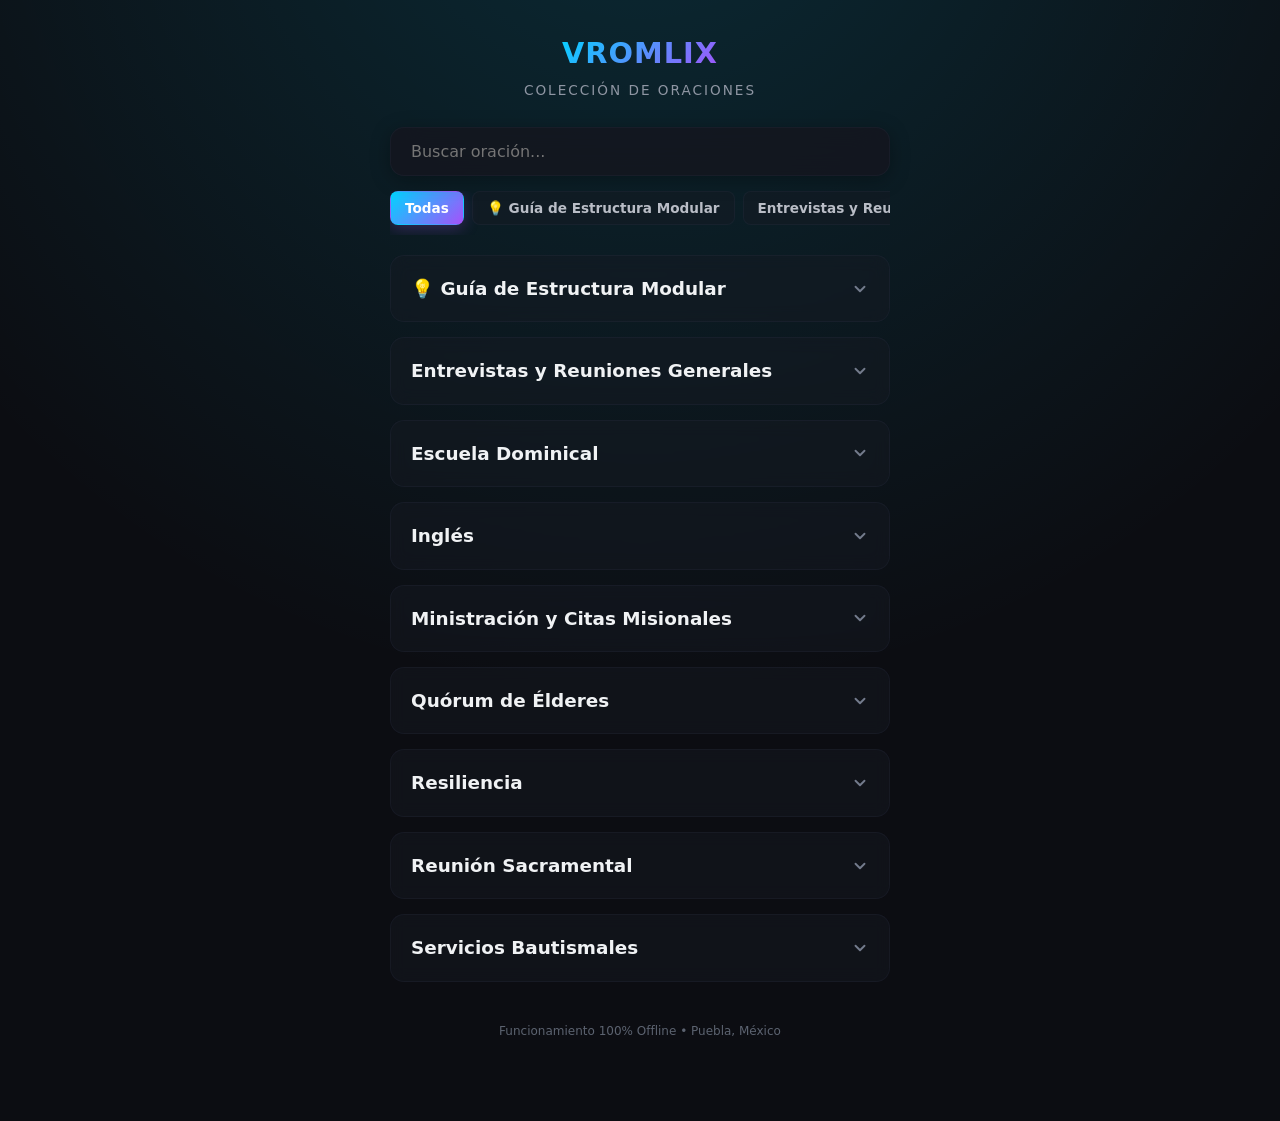
<file: oraciones_movil.html>
<!DOCTYPE html>
<html lang="es">
<head>
    <meta charset="UTF-8">
    <meta name="viewport" content="width=device-width, initial-scale=1.0">
    <title>VROMLIX | Mis Oraciones</title>
    <link rel="preconnect" href="https://fonts.googleapis.com">
    <link rel="preconnect" href="https://fonts.gstatic.com" crossorigin>
    <link href="https://fonts.googleapis.com/css2?family=Outfit:wght@300;400;500;600;700&display=swap" rel="stylesheet">
    <style>
        :root {
            --bg-dark: hsl(230, 20%, 6%);
            --bg-card: hsla(230, 20%, 12%, 0.45);
            --bg-card-hover: hsla(230, 20%, 16%, 0.6);
            --border-color: hsla(230, 20%, 30%, 0.15);
            --border-hover: hsla(230, 20%, 50%, 0.3);
            --accent-primary: hsl(190, 100%, 50%); /* Neon Cyan */
            --accent-secondary: hsl(270, 95%, 65%); /* Neon Purple */
            --accent-success: hsl(145, 80%, 45%); /* Emerald Green */
            
            --font-sans: 'Inter', 'Roboto', system-ui, -apple-system, BlinkMacSystemFont, "Segoe UI", sans-serif;
            --grad-text: linear-gradient(135deg, var(--accent-primary), var(--accent-secondary));
            --grad-glow: radial-gradient(circle at 50% -20%, hsla(190, 100%, 50%, 0.15), transparent 70%);
            
            --radius-lg: 14px;
            --radius-md: 8px;
            --radius-sm: 6px;
            --transition-normal: 0.25s cubic-bezier(0.4, 0, 0.2, 1);
        }

        * {
            box-sizing: border-box;
            margin: 0;
            padding: 0;
        }

        body {
            background-color: var(--bg-dark);
            background-image: var(--grad-glow);
            background-attachment: fixed;
            color: hsl(220, 15%, 85%);
            font-family: var(--font-sans);
            line-height: 1.6;
            min-height: 100vh;
            padding: 20px;
            padding-bottom: 80px;
        }

        .app-container {
            max-width: 500px;
            margin: 0 auto;
        }

        header {
            text-align: center;
            margin-bottom: 25px;
            margin-top: 10px;
        }

        .logo {
            font-size: 1.8rem;
            font-weight: 700;
            letter-spacing: 1px;
            background: var(--grad-text);
            -webkit-background-clip: text;
            -webkit-text-fill-color: transparent;
            display: inline-block;
        }

        .subtitle {
            font-size: 0.85rem;
            color: hsl(220, 10%, 60%);
            margin-top: 4px;
            text-transform: uppercase;
            letter-spacing: 2px;
        }

        .search-wrapper {
            position: sticky;
            top: 15px;
            z-index: 100;
            margin-bottom: 15px;
        }

        .search-input {
            width: 100%;
            padding: 14px 20px;
            font-size: 1rem;
            border-radius: var(--radius-lg);
            border: 1px solid var(--border-color);
            background: hsla(230, 20%, 10%, 0.8);
            backdrop-filter: blur(16px);
            -webkit-backdrop-filter: blur(16px);
            color: #fff;
            font-family: var(--font-sans);
            outline: none;
            transition: var(--transition-normal);
            box-shadow: 0 4px 20px rgba(0, 0, 0, 0.3);
        }

        .search-input:focus {
            border-color: var(--accent-primary);
            box-shadow: 0 0 15px hsla(190, 100%, 50%, 0.2), 0 4px 20px rgba(0, 0, 0, 0.4);
        }

        /* Barra de Pestañas de Categoría (Tabs Scroll Horizontal) */
        .tabs-container {
            display: flex;
            gap: 8px;
            overflow-x: auto;
            padding-bottom: 10px;
            margin-bottom: 20px;
            -webkit-overflow-scrolling: touch;
            scrollbar-width: none;
        }

        .tabs-container::-webkit-scrollbar {
            display: none;
        }

        .tab-btn {
            flex: 0 0 auto;
            padding: 8px 14px;
            border-radius: var(--radius-md);
            border: 1px solid var(--border-color);
            background: var(--bg-card);
            color: hsl(220, 10%, 75%);
            font-family: var(--font-sans);
            font-size: 0.85rem;
            font-weight: 600;
            cursor: pointer;
            transition: var(--transition-normal);
        }

        .tab-btn:active {
            transform: scale(0.97);
        }

        .tab-btn.active {
            background: var(--grad-text);
            color: #fff;
            border-color: transparent;
            box-shadow: 0 4px 15px hsla(270, 95%, 65%, 0.25);
        }

        .prayers-list {
            display: flex;
            flex-direction: column;
            gap: 15px;
        }

        .prayer-card {
            background: var(--bg-card);
            border: 1px solid var(--border-color);
            border-radius: var(--radius-lg);
            overflow: hidden;
            backdrop-filter: blur(8px);
            -webkit-backdrop-filter: blur(8px);
            transition: var(--transition-normal);
        }

        .prayer-card:active {
            transform: scale(0.98);
        }

        .card-header {
            padding: 18px 20px;
            display: flex;
            justify-content: space-between;
            align-items: center;
            cursor: pointer;
            user-select: none;
        }

        .card-title {
            font-size: 1.15rem;
            font-weight: 600;
            color: hsl(220, 15%, 95%);
            transition: var(--transition-normal);
        }

        .prayer-card.expanded .card-title {
            color: var(--accent-primary);
        }

        .chevron {
            width: 18px;
            height: 18px;
            color: hsl(220, 10%, 50%);
            transition: transform var(--transition-normal);
        }

        .prayer-card.expanded .chevron {
            transform: rotate(180deg);
            color: var(--accent-primary);
        }

        .card-body {
            max-height: 0;
            overflow: hidden;
            transition: max-height var(--transition-normal);
        }

        .card-content {
            padding: 0 20px 20px 20px;
            border-top: 1px solid rgba(255, 255, 255, 0.03);
            padding-top: 15px;
        }

        .prayer-text {
            font-size: 1.08rem;
            color: hsl(220, 10%, 94%);
            white-space: pre-wrap;
            margin-bottom: 20px;
            line-height: 1.6;
        }

        .btn-copy {
            width: 100%;
            padding: 12px;
            border: 1px solid var(--border-color);
            border-radius: var(--radius-md);
            background: rgba(255, 255, 255, 0.03);
            color: hsl(220, 15%, 90%);
            font-family: var(--font-sans);
            font-size: 0.9rem;
            font-weight: 500;
            display: flex;
            justify-content: center;
            align-items: center;
            gap: 8px;
            cursor: pointer;
            outline: none;
            transition: var(--transition-normal);
        }

        .btn-copy:active {
            transform: scale(0.97);
        }

        .btn-copy.copied {
            background: var(--accent-success);
            border-color: var(--accent-success);
            color: #fff;
            box-shadow: 0 0 10px hsla(145, 80%, 45%, 0.3);
        }

        .empty-state {
            text-align: center;
            padding: 40px 20px;
            color: hsl(220, 10%, 50%);
            font-size: 0.95rem;
            display: none;
        }

        .footer-info {
            text-align: center;
            font-size: 0.75rem;
            color: hsl(220, 10%, 40%);
            margin-top: 40px;
        }
    </style>
</head>
<body>
    <div class="app-container">
        <header>
            <div class="logo">VROMLIX</div>
            <div class="subtitle">Colección de Oraciones</div>
        </header>

        <div class="search-wrapper">
            <input type="text" id="search-bar" class="search-input" placeholder="Buscar oración..." autocomplete="off">
        </div>

        <!-- Categorías Superiores (Category Pills Tabs) -->
        <div id="tabs-container" class="tabs-container"></div>

        <main id="prayers-container" class="prayers-list">
            <!-- Las oraciones se inyectan dinámicamente -->
        </main>

        <div id="empty-state" class="empty-state">
            Ninguna oración coincide con la búsqueda.
        </div>

        <div class="footer-info">
            Funcionamiento 100% Offline • Puebla, México
        </div>
    </div>

    <script>
        const prayersData = [{"title": "💡 Guía de Estructura Modular", "body": "Para que te sea más fácil memorizar, todas las oraciones en español siguen exactamente la misma estructura gramatical. Solo necesitas aprender una plantilla y adaptar las palabras finales según la clase o reunión.\n\n### Plantilla de Inicio (Apertura)\n> **Querido Padre Celestial:**\n> Te damos gracias [hoy / en esta tarde] por la oportunidad de reunirnos en esta clase de **[Clase/Reunión]** y por Tu guía constante en nuestras vidas.\n> Te pedimos que Tu Santo Espíritu nos acompañe hoy, que ilumines nuestras mentes para comprender los principios que estudiaremos, y que nos des la fortaleza para **[Acción de la Clase]**.\n> Lo pedimos en el nombre de Jesucristo.\n> Amén.\n\n### Plantilla de Fin (Cierre)\n> **Querido Padre Celestial:**\n> Te agradecemos por las enseñanzas y el espíritu que hemos compartido hoy en esta clase de **[Clase/Reunión]**.\n> Te pedimos que nos bendigas para recordar lo aprendido, que pongamos estos principios en práctica en nuestros hogares, y nos acompañes de regreso a salvo.\n> Lo pedimos en el nombre de Jesucristo.\n> Amén.\n\n---"}, {"title": "Entrevistas y Reuniones Generales", "body": "*(Para entrevistas personales con el Obispo, presidencia de quórum o reuniones generales)*\n\n### Inicio\nQuerido Padre Celestial:\nTe damos gracias hoy por la oportunidad de reunirnos en esta reunión y por Tu guía constante en nuestras vidas.\nTe pedimos que Tu Santo Espíritu nos acompañe hoy, que ilumines nuestras mentes para guiar nuestras decisiones, y que nos concedas un entendimiento mutuo basado en la paz, el respeto y la sabiduría.\nLo pedimos en el nombre de Jesucristo.\nAmén.\n\n### Fin\nQuerido Padre Celestial:\nTe agradecemos por la paz, las enseñanzas y los acuerdos que hemos compartido durante esta reunión.\nTe pedimos que nos bendigas para poner estos principios en práctica, cumplir nuestros compromisos con fe, y acompañarnos de regreso a salvo.\nLo pedimos en el nombre de Jesucristo.\nAmén.\n\n---"}, {"title": "Escuela Dominical", "body": "*(Clase dominical del evangelio)*\n\n### Inicio\nQuerido Padre Celestial:\nTe damos gracias hoy por la oportunidad de reunirnos en esta clase de Escuela Dominical y por Tu guía constante en nuestras vidas.\nTe pedimos que Tu Santo Espíritu nos acompañe hoy, que ilumines nuestras mentes para comprender Tus escrituras, y que nos des la fortaleza para edificar nuestra fe y hacer Tu voluntad.\nLo pedimos en el nombre de Jesucristo.\nAmén.\n\n### Fin\nQuerido Padre Celestial:\nTe agradecemos por las enseñanzas y el espíritu que hemos compartido hoy en esta clase de Escuela Dominical.\nTe pedimos que nos bendigas para recordar lo aprendido, que pongamos estos principios en práctica en nuestros hogares, y nos acompañes de regreso a salvo.\nLo pedimos en el nombre de Jesucristo.\nAmén.\n\n---"}, {"title": "Inglés", "body": "*(EnglishConnect 1 - Apertura y Cierre en Inglés)*\n\n### Opening Prayer (Inicio)\nHeavenly Father,\nWe thank Thee for the opportunity to gather today for this English class.\nWe ask Thee to bless our minds so we can learn, practice, and speak English with confidence, clarity, and ease.\nPlease let Thy Holy Spirit be with us to guide our study today.\nIn the name of Jesus Christ, amen.\n\n### Closing Prayer (Fin)\nHeavenly Father,\nWe thank Thee for everything we have learned and shared in our class today.\nPlease bless us to remember and practice these lessons in our daily lives.\nWe ask Thee to protect us and guide us safely back to our homes.\nIn the name of Jesus Christ, amen.\n\n---"}, {"title": "Ministración y Citas Misionales", "body": "*(Para visitas de ministración en hogares, recibir a los Élderes o acompañarlos a dar clases)*\n\n### Inicio\nQuerido Padre Celestial:\nTe damos gracias hoy por la oportunidad de reunirnos en este hogar junto a Tus siervos para ministrarnos mutuamente y por Tu guía constante en nuestras vidas.\nTe pedimos que Tu Santo Espíritu nos acompañe hoy, que ilumines nuestras mentes y abras nuestros corazones para compartir Tu mensaje con amor, paz y entendimiento.\nLo pedimos en el nombre de Jesucristo.\nAmén.\n\n### Fin\nQuerido Padre Celestial:\nTe agradecemos por las enseñanzas, la fe y el espíritu de hermandad que hemos compartido hoy en esta visita.\nTe pedimos que nos bendigas para recordar lo aprendido, que bendigas abundantemente a esta familia con paz y bienestar, y que acompañes y protejas a los élderes en su sagrada labor misional.\nLo pedimos en el nombre de Jesucristo.\nAmén.\n\n---"}, {"title": "Quórum de Élderes", "body": "*(Clase dominical del Sacerdocio)*\n\n### Inicio\nQuerido Padre Celestial:\nTe damos gracias hoy por la oportunidad de reunirnos en esta clase del Quórum de Élderes y por Tu guía constante en nuestras vidas.\nTe pedimos que Tu Santo Espíritu nos acompañe hoy, que ilumines nuestras mentes para comprender nuestro deber, y que nos des la fortaleza para servir al prójimo con amor sincero.\nLo pedimos en el nombre de Jesucristo.\nAmén.\n\n### Fin\nQuerido Padre Celestial:\nTe agradecemos por las enseñanzas y el espíritu que hemos compartido hoy en esta clase del Quórum de Élderes.\nTe pedimos que nos bendigas para recordar lo aprendido, que pongamos estos principios en práctica en nuestros hogares, y nos acompañes de regreso a salvo.\nLo pedimos en el nombre de Jesucristo.\nAmén.\n\n---"}, {"title": "Resiliencia", "body": "*(Curso de Autosuficiencia / Talleres de Bienestar)*\n\n### Inicio\nQuerido Padre Celestial:\nTe damos gracias hoy por la oportunidad de reunirnos en esta clase de resiliencia emocional y por Tu guía constante en nuestras vidas.\nTe pedimos que Tu Santo Espíritu nos acompañe hoy, que ilumines nuestras mentes para comprender los principios que estudiaremos, y que nos des la fortaleza para superar nuestros desafíos y estrés diarios con fe activa.\nLo pedimos en el nombre de Jesucristo.\nAmén.\n\n### Fin\nQuerido Padre Celestial:\nTe agradecemos por las enseñanzas y el espíritu que hemos compartido hoy en esta clase de resiliencia emocional.\nTe pedimos que nos bendigas para recordar lo aprendido, que pongamos estos principios en práctica en nuestros hogares, y nos acompañes de regreso a salvo.\nLo pedimos en el nombre de Jesucristo.\nAmén.\n\n---"}, {"title": "Reunión Sacramental", "body": "*(Reunión dominical principal)*\n\n### Inicio\nQuerido Padre Celestial:\nTe damos gracias hoy por la oportunidad de reunirnos en esta reunión sacramental y por Tu guía constante en nuestras vidas.\nTe pedimos que Tu Santo Espíritu nos acompañe hoy, y prepare nuestros corazones para participar dignamente de la Santa Cena y recordar siempre a Tu Hijo Jesucristo.\nLo pedimos en el nombre de Jesucristo.\nAmén.\n\n### Fin\nQuerido Padre Celestial:\nTe agradecemos por las enseñanzas y el espíritu que hemos compartido hoy en esta reunión sacramental.\nTe pedimos que nos bendigas para recordar y guardar los sagrados convenios que hoy renovamos, y nos acompañes de regreso a salvo.\nLo pedimos en el nombre de Jesucristo.\nAmén.\n\n---"}, {"title": "Servicios Bautismales", "body": "*(Para servicios de bautismo — Apertura y Cierre)*\n\n### Inicio\nQuerido Padre Celestial:\nTe damos gracias hoy por la oportunidad de reunirnos en este servicio bautismal y por Tu guía constante en nuestras vidas.\nTe pedimos que Tu Santo Espíritu nos acompañe hoy, de manera muy especial sobre **[Valeria Ketzalli / Hno. Jesús Márquez / Nombre]**, quien entra a las aguas del bautismo. Bendícele para que al ser sumergido(a) en el agua sea limpio(a) de todo pecado, reciba la compañía del Espíritu Santo y tenga la fortaleza para recordar sus convenios y perseverar con fe.\nLo pedimos en el nombre de Jesucristo.\nAmén.\n\n### Fin\nQuerido Padre Celestial:\nTe agradecemos por las enseñanzas, la paz y el espíritu de testimonio que hemos compartido hoy en este servicio bautismal.\nTe pedimos que nos bendigas para recordar lo aprendido, que bendigas a **[Valeria Ketzalli / Hno. Jesús Márquez / Nombre]** en su nuevo andar como miembro de Tu Iglesia, y nos acompañes de regreso a salvo.\nLo pedimos en el nombre de Jesucristo.\nAmén."}];

        const prayersContainer = document.getElementById('prayers-container');
        const searchBar = document.getElementById('search-bar');
        const emptyState = document.getElementById('empty-state');
        const tabsContainer = document.getElementById('tabs-container');

        function renderCategoryTabs() {
            tabsContainer.innerHTML = '';
            
            const allBtn = document.createElement('button');
            allBtn.className = 'tab-btn active';
            allBtn.innerText = 'Todas';
            allBtn.onclick = () => filterByCategory('Todas', allBtn);
            tabsContainer.appendChild(allBtn);

            prayersData.forEach(p => {
                const btn = document.createElement('button');
                btn.className = 'tab-btn';
                btn.innerText = p.title;
                btn.onclick = () => filterByCategory(p.title, btn);
                tabsContainer.appendChild(btn);
            });
        }

        function filterByCategory(title, btnElement) {
            document.querySelectorAll('.tab-btn').forEach(b => b.classList.remove('active'));
            btnElement.classList.add('active');
            searchBar.value = '';

            if (title === 'Todas') {
                renderPrayers(prayersData);
            } else {
                const filtered = prayersData.filter(p => p.title === title);
                renderPrayers(filtered);
                // Expandir automáticamente la oración seleccionada
                setTimeout(() => {
                    const firstCard = prayersContainer.querySelector('.prayer-card');
                    if (firstCard) {
                        const cardHeader = firstCard.querySelector('.card-header');
                        if (cardHeader) toggleCard(cardHeader);
                    }
                }, 100);
            }
        }

        function renderPrayers(prayers) {
            prayersContainer.innerHTML = '';
            
            if (prayers.length === 0) {
                emptyState.style.display = 'block';
                return;
            } else {
                emptyState.style.display = 'none';
            }

            prayers.forEach((prayer, index) => {
                const card = document.createElement('div');
                card.className = 'prayer-card';
                card.dataset.index = index;

                if (prayer.body.includes('###')) {
                    let subSectionsHTML = '';
                    const parts = prayer.body.split(/###\s+/);
                    parts.forEach(part => {
                        const lines = part.trim().split('\n');
                        const subTitle = lines[0].trim();
                        const subBody = lines.slice(1).join('\n').trim();
                        
                        if (subTitle && subBody) {
                            subSectionsHTML += `
                                <div class="prayer-sub-section" style="margin-bottom: 15px; border-bottom: 1px solid rgba(255,255,255,0.05); padding-bottom: 12px;">
                                    <h4 style="color: var(--accent-color); font-size: 0.9rem; margin-top: 0; margin-bottom: 8px;">${escapeHTML(subTitle)}</h4>
                                    <div class="prayer-text" style="font-size: 0.85rem; line-height: 1.4; color: #d0d0d0; white-space: pre-line; margin-bottom: 8px;">${escapeHTML(subBody)}</div>
                                    <button class="btn-copy" onclick="copyPrayer(this, \`${escapeJS(subBody)}\`)">
                                        <svg width="14" height="14" viewBox="0 0 24 24" fill="none" stroke="currentColor" stroke-width="2" stroke-linecap="round" stroke-linejoin="round">
                                            <rect x="9" y="9" width="13" height="13" rx="2" ry="2"></rect>
                                            <path d="M5 15H4a2 2 0 0 1-2-2V4a2 2 0 0 1 2-2h9a2 2 0 0 1 2 2v1"></path>
                                        </svg>
                                        Copiar ${escapeHTML(subTitle)}
                                    </button>
                                </div>
                            `;
                        }
                    });

                    card.innerHTML = `
                        <div class="card-header" onclick="toggleCard(this)">
                            <span class="card-title">${escapeHTML(prayer.title)}</span>
                            <svg class="chevron" viewBox="0 0 24 24" fill="none" stroke="currentColor" stroke-width="2.5" stroke-linecap="round" stroke-linejoin="round">
                                <polyline points="6 9 12 15 18 9"></polyline>
                            </svg>
                        </div>
                        <div class="card-body">
                            <div class="card-content" style="padding-top: 10px;">
                                ${subSectionsHTML}
                            </div>
                        </div>
                    `;
                } else {
                    card.innerHTML = `
                        <div class="card-header" onclick="toggleCard(this)">
                            <span class="card-title">${escapeHTML(prayer.title)}</span>
                            <svg class="chevron" viewBox="0 0 24 24" fill="none" stroke="currentColor" stroke-width="2.5" stroke-linecap="round" stroke-linejoin="round">
                                <polyline points="6 9 12 15 18 9"></polyline>
                            </svg>
                        </div>
                        <div class="card-body">
                            <div class="card-content">
                                <div class="prayer-text" style="white-space: pre-line;">${escapeHTML(prayer.body)}</div>
                                <button class="btn-copy" onclick="copyPrayer(this, \`${escapeJS(prayer.body)}\`)">
                                    <svg width="16" height="16" viewBox="0 0 24 24" fill="none" stroke="currentColor" stroke-width="2" stroke-linecap="round" stroke-linejoin="round">
                                        <rect x="9" y="9" width="13" height="13" rx="2" ry="2"></rect>
                                        <path d="M5 15H4a2 2 0 0 1-2-2V4a2 2 0 0 1 2-2h9a2 2 0 0 1 2 2v1"></path>
                                    </svg>
                                    Copiar Texto
                                </button>
                            </div>
                        </div>
                    `;
                }
                prayersContainer.appendChild(card);
            });
        }

        function toggleCard(headerElement) {
            const card = headerElement.parentElement;
            const body = card.querySelector('.card-body');
            
            document.querySelectorAll('.prayer-card.expanded').forEach(openCard => {
                if (openCard !== card) {
                    openCard.classList.remove('expanded');
                    openCard.querySelector('.card-body').style.maxHeight = null;
                }
            });

            if (card.classList.contains('expanded')) {
                body.style.maxHeight = body.scrollHeight + "px";
                body.offsetHeight; // force reflow
                card.classList.remove('expanded');
                body.style.maxHeight = null;
            } else {
                card.classList.add('expanded');
                body.style.maxHeight = body.scrollHeight + "px";
                const onTransitionEnd = () => {
                    if (card.classList.contains('expanded')) {
                        body.style.maxHeight = 'none';
                    }
                    body.removeEventListener('transitionend', onTransitionEnd);
                };
                body.addEventListener('transitionend', onTransitionEnd);
                setTimeout(() => {
                    card.scrollIntoView({ behavior: 'smooth', block: 'nearest' });
                }, 300);
            }
        }

        function copyPrayer(button, text) {
            navigator.clipboard.writeText(text).then(() => {
                button.classList.add('copied');
                button.innerHTML = `
                    <svg width="16" height="16" viewBox="0 0 24 24" fill="none" stroke="currentColor" stroke-width="2.5" stroke-linecap="round" stroke-linejoin="round">
                        <polyline points="20 6 9 17 4 12"></polyline>
                    </svg>
                    ¡Oración Copiada!
                `;
                
                setTimeout(() => {
                    button.classList.remove('copied');
                    button.innerHTML = `
                        <svg width="16" height="16" viewBox="0 0 24 24" fill="none" stroke="currentColor" stroke-width="2" stroke-linecap="round" stroke-linejoin="round">
                            <rect x="9" y="9" width="13" height="13" rx="2" ry="2"></rect>
                            <path d="M5 15H4a2 2 0 0 1-2-2V4a2 2 0 0 1 2-2h9a2 2 0 0 1 2 2v1"></path>
                        </svg>
                        Copiar Texto
                    `;
                }, 2000);
            }).catch(err => {
                alert('No se pudo copiar el texto. Inténtalo de nuevo.');
            });
        }

        searchBar.addEventListener('input', (e) => {
            const query = e.target.value.toLowerCase().normalize("NFD").replace(/[\u0300-\u036f]/g, "");
            const filtered = prayersData.filter(prayer => {
                const normTitle = prayer.title.toLowerCase().normalize("NFD").replace(/[\u0300-\u036f]/g, "");
                const normBody = prayer.body.toLowerCase().normalize("NFD").replace(/[\u0300-\u036f]/g, "");
                return normTitle.includes(query) || normBody.includes(query);
            });
            renderPrayers(filtered);
        });

        function escapeHTML(str) {
            return str
                .replace(/&/g, "&amp;")
                .replace(/</g, "&lt;")
                .replace(/>/g, "&gt;")
                .replace(/"/g, "&quot;")
                .replace(/'/g, "&#039;");
        }

        function escapeJS(str) {
            return str
                .replace(/\\/g, '\\\\')
                .replace(/`/g, '\\`')
                .replace(/\$/g, '\\$')
                .replace(/"/g, '\\"');
        }

        renderPrayers(prayersData);
        renderCategoryTabs();
    </script>
</body>
</html>
</file>
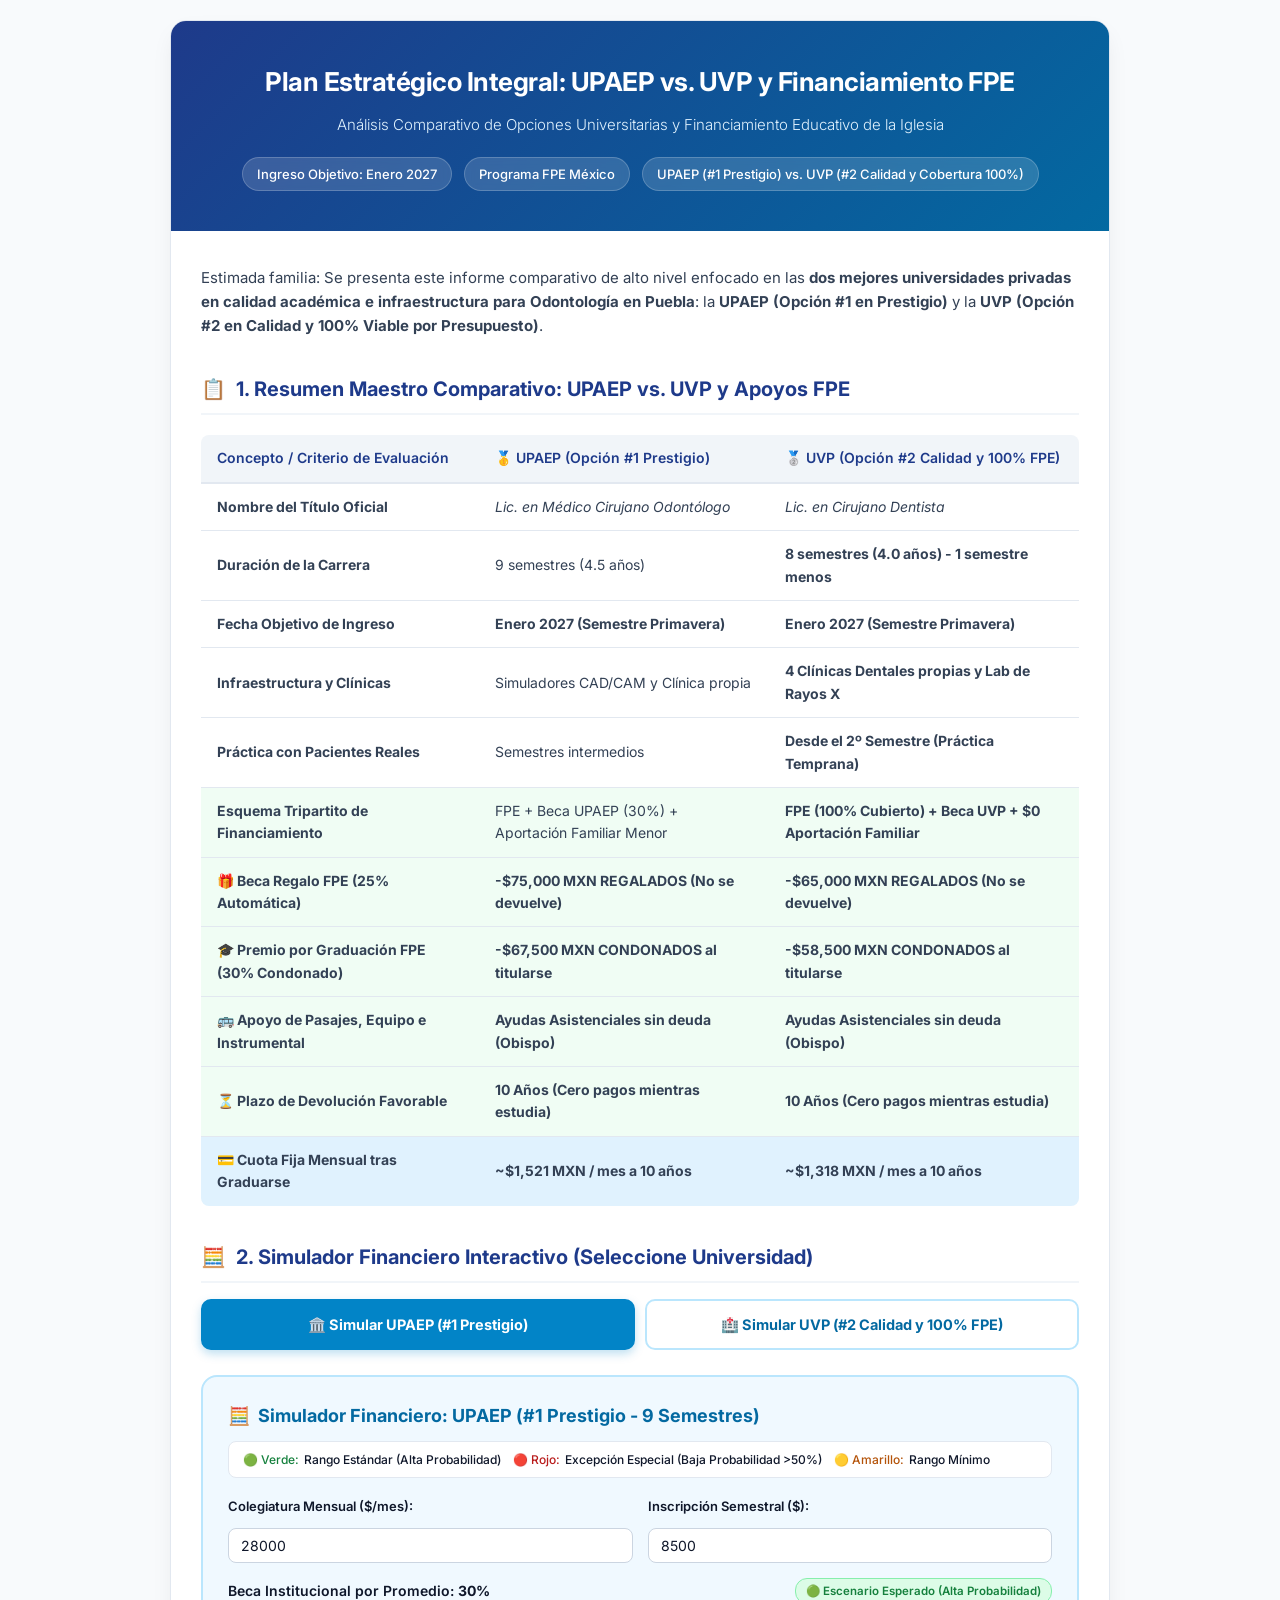
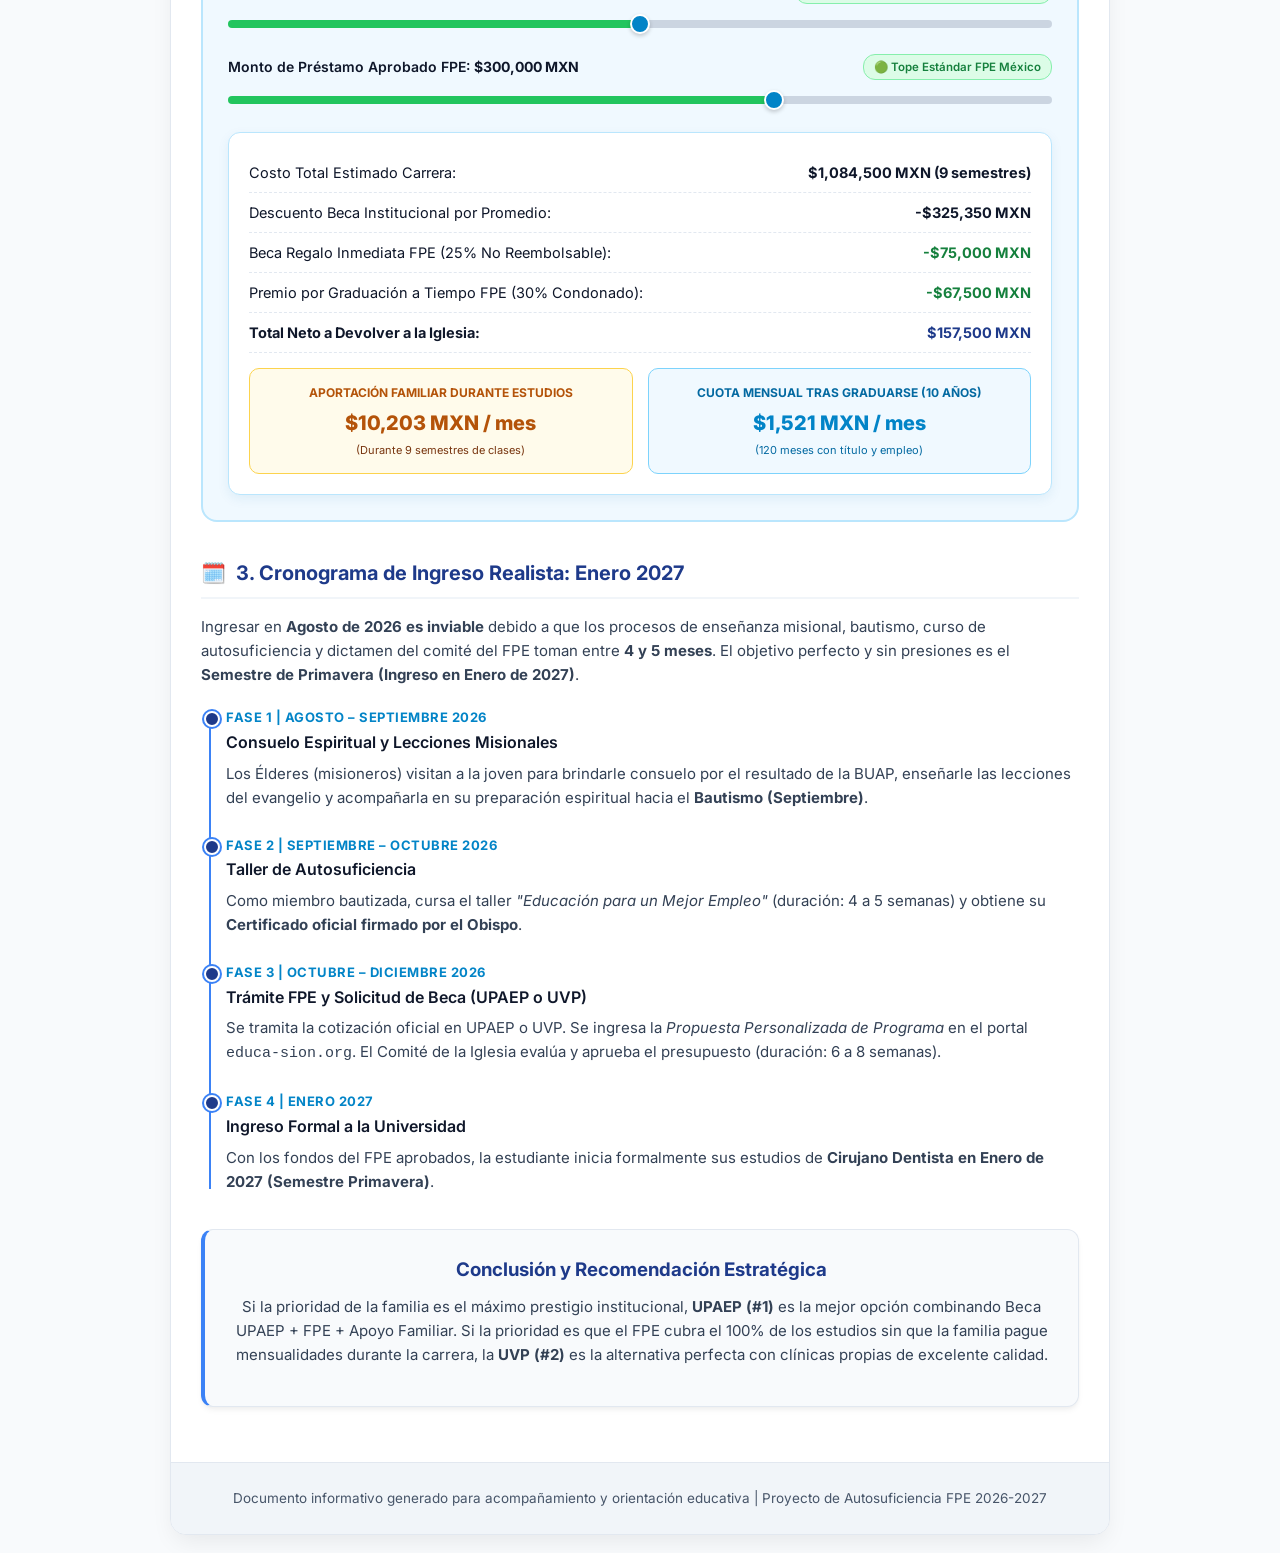
<file: plan_odontologia_fpe.html>
<!DOCTYPE html>
<html lang="es">
<head>
    <meta charset="UTF-8">
    <meta name="viewport" content="width=device-width, initial-scale=1.0">
    <title>Plan Estratégico Integral: UPAEP vs. UVP y Financiamiento FPE</title>
    <link rel="preconnect" href="https://fonts.googleapis.com">
    <link rel="preconnect" href="https://fonts.gstatic.com" crossorigin>
    <link href="https://fonts.googleapis.com/css2?family=Inter:wght@300;400;500;600;700&display=swap" rel="stylesheet">
    <style>
        :root {
            --primary: #1e3a8a;
            --primary-light: #3b82f6;
            --accent: #0284c7;
            --accent-bg: #e0f2fe;
            --success: #15803d;
            --success-bg: #f0fdf4;
            --warning: #b45309;
            --warning-bg: #fffbeb;
            --danger: #b91c1c;
            --danger-bg: #fef2f2;
            --text-dark: #0f172a;
            --text-muted: #475569;
            --bg-light: #f8fafc;
            --card-bg: #ffffff;
            --border-color: #e2e8f0;
            --radius: 12px;
            --shadow: 0 4px 6px -1px rgba(0,0,0,0.05), 0 2px 4px -1px rgba(0,0,0,0.03);
        }

        * {
            box-sizing: border-box;
            margin: 0;
            padding: 0;
        }

        body {
            font-family: 'Inter', system-ui, -apple-system, sans-serif;
            background-color: var(--bg-light);
            color: var(--text-dark);
            line-height: 1.6;
            padding: 20px;
        }

        .container {
            max-width: 940px;
            margin: 0 auto;
            background: var(--card-bg);
            border-radius: 16px;
            box-shadow: 0 10px 25px -5px rgba(0,0,0,0.08);
            overflow: hidden;
            border: 1px solid var(--border-color);
        }

        .header {
            background: linear-gradient(135deg, #1e3a8a 0%, #0369a1 100%);
            color: #ffffff;
            padding: 40px 30px;
            text-align: center;
        }

        .header h1 {
            font-size: 26px;
            font-weight: 700;
            letter-spacing: -0.5px;
            margin-bottom: 10px;
        }

        .header p {
            font-size: 15px;
            color: #e0f2fe;
            font-weight: 300;
        }

        .badge-bar {
            display: flex;
            justify-content: center;
            gap: 12px;
            margin-top: 20px;
            flex-wrap: wrap;
        }

        .badge {
            background: rgba(255,255,255,0.15);
            backdrop-filter: blur(5px);
            padding: 6px 14px;
            border-radius: 20px;
            font-size: 13px;
            font-weight: 500;
            color: #ffffff;
            border: 1px solid rgba(255,255,255,0.2);
        }

        .content {
            padding: 35px 30px;
        }

        .section {
            margin-bottom: 35px;
        }

        .section-title {
            font-size: 20px;
            font-weight: 700;
            color: var(--primary);
            margin-bottom: 16px;
            display: flex;
            align-items: center;
            gap: 10px;
            border-bottom: 2px solid #f1f5f9;
            padding-bottom: 8px;
        }

        p {
            margin-bottom: 14px;
            font-size: 15px;
            color: #334155;
        }

        .card {
            background: #ffffff;
            border: 1px solid var(--border-color);
            border-radius: var(--radius);
            padding: 22px;
            margin-bottom: 20px;
            box-shadow: var(--shadow);
        }

        .card-highlight {
            border-left: 4px solid var(--primary-light);
            background: #f8fafc;
        }

        .card-success {
            border-left: 4px solid var(--success);
            background: var(--success-bg);
        }

        table {
            width: 100%;
            border-collapse: collapse;
            margin: 20px 0;
            font-size: 14px;
            border-radius: 8px;
            overflow: hidden;
        }

        th {
            background: #f1f5f9;
            color: var(--primary);
            text-align: left;
            padding: 12px 16px;
            font-weight: 600;
            border-bottom: 2px solid var(--border-color);
        }

        td {
            padding: 12px 16px;
            border-bottom: 1px solid var(--border-color);
            color: #334155;
        }

        tr:last-child td {
            border-bottom: none;
        }

        /* TOGGLE BUTTONS FOR SIMULATOR MODES */
        .mode-toggle-bar {
            display: flex;
            gap: 10px;
            margin-bottom: 20px;
        }

        .btn-mode {
            flex: 1;
            padding: 12px;
            border: 2px solid #bae6fd;
            background: #ffffff;
            color: #0369a1;
            font-weight: 700;
            font-size: 14.5px;
            border-radius: 10px;
            cursor: pointer;
            transition: all 0.2s ease;
            text-align: center;
        }

        .btn-mode.active {
            background: #0284c7;
            color: #ffffff;
            border-color: #0284c7;
            box-shadow: 0 4px 10px rgba(2, 132, 199, 0.25);
        }

        /* SIMULATOR STYLES WITH DYNAMIC STATUS BADGES */
        .simulator-box {
            background: #f0f9ff;
            border: 2px solid #bae6fd;
            border-radius: 16px;
            padding: 25px;
            margin: 25px 0;
            transition: border-color 0.3s ease;
        }

        .sim-title {
            font-size: 18px;
            font-weight: 700;
            color: #0369a1;
            margin-bottom: 10px;
            display: flex;
            align-items: center;
            gap: 8px;
        }

        .sim-legend-bar {
            display: flex;
            gap: 12px;
            margin-bottom: 18px;
            font-size: 12px;
            flex-wrap: wrap;
            background: #ffffff;
            padding: 8px 14px;
            border-radius: 8px;
            border: 1px solid #e2e8f0;
        }

        .legend-item {
            display: flex;
            align-items: center;
            gap: 5px;
            font-weight: 500;
        }

        .sim-inputs-grid {
            display: grid;
            grid-template-columns: 1fr 1fr;
            gap: 15px;
            margin-bottom: 15px;
        }

        .sim-field {
            display: flex;
            flex-direction: column;
            gap: 5px;
        }

        .sim-input-num {
            padding: 8px 12px;
            border: 1px solid #cbd5e1;
            border-radius: 8px;
            font-size: 14px;
            font-family: inherit;
            color: #0f172a;
            outline: none;
        }

        .sim-input-num:focus {
            border-color: #0284c7;
            box-shadow: 0 0 0 3px rgba(2, 132, 199, 0.15);
        }

        .sim-group {
            margin-bottom: 18px;
        }

        .sim-label {
            font-size: 14px;
            font-weight: 600;
            color: #0f172a;
            margin-bottom: 6px;
            display: flex;
            justify-content: space-between;
            align-items: center;
        }

        .status-pill {
            font-size: 11.5px;
            padding: 3px 10px;
            border-radius: 12px;
            font-weight: 600;
            display: inline-block;
            transition: all 0.3s ease;
        }

        .status-green {
            background: #dcfce7;
            color: #15803d;
            border: 1px solid #86efac;
        }

        .status-red {
            background: #fee2e2;
            color: #b91c1c;
            border: 1px solid #fca5a5;
        }

        .status-yellow {
            background: #fef3c7;
            color: #b45309;
            border: 1px solid #fde047;
        }

        .sim-slider {
            width: 100%;
            height: 8px;
            border-radius: 5px;
            outline: none;
            cursor: pointer;
            -webkit-appearance: none;
            appearance: none;
            background: #cbd5e1;
            transition: background 0.3s ease;
        }

        .sim-slider::-webkit-slider-thumb {
            -webkit-appearance: none;
            appearance: none;
            width: 20px;
            height: 20px;
            border-radius: 50%;
            background: #0284c7;
            border: 2px solid #ffffff;
            box-shadow: 0 2px 4px rgba(0,0,0,0.2);
            cursor: pointer;
        }

        .sim-results {
            background: #ffffff;
            border-radius: 12px;
            padding: 20px;
            border: 1px solid #bae6fd;
            margin-top: 20px;
            box-shadow: 0 4px 12px rgba(3, 105, 161, 0.08);
        }

        .sim-res-row {
            display: flex;
            justify-content: space-between;
            padding: 8px 0;
            border-bottom: 1px dashed #e2e8f0;
            font-size: 14.5px;
        }

        .sim-res-row:last-child {
            border-bottom: none;
        }

        .grid-two {
            display: grid;
            grid-template-columns: 1fr 1fr;
            gap: 15px;
            margin-top: 15px;
        }

        .sim-box-family {
            background: #fffbeb;
            border: 1px solid #fcd34d;
            padding: 14px;
            border-radius: 10px;
            text-align: center;
        }

        .sim-box-future {
            background: #f0f9ff;
            border: 1px solid #7dd3fc;
            padding: 14px;
            border-radius: 10px;
            text-align: center;
        }

        .box-title {
            font-size: 12px;
            text-transform: uppercase;
            font-weight: 700;
            margin-bottom: 4px;
        }

        .box-val {
            font-size: 20px;
            font-weight: 800;
        }

        .timeline {
            position: relative;
            padding-left: 25px;
            margin: 20px 0;
        }

        .timeline::before {
            content: '';
            position: absolute;
            left: 8px;
            top: 5px;
            bottom: 5px;
            width: 2px;
            background: var(--primary-light);
        }

        .timeline-step {
            position: relative;
            margin-bottom: 25px;
        }

        .timeline-step::before {
            content: '';
            position: absolute;
            left: -22px;
            top: 4px;
            width: 12px;
            height: 12px;
            border-radius: 50%;
            background: var(--primary);
            border: 2px solid #ffffff;
            box-shadow: 0 0 0 2px var(--primary-light);
        }

        .timeline-date {
            font-weight: 700;
            color: var(--accent);
            font-size: 13px;
            text-transform: uppercase;
            letter-spacing: 0.5px;
        }

        .timeline-title {
            font-weight: 600;
            font-size: 16px;
            margin: 2px 0 6px 0;
            color: var(--text-dark);
        }

        .footer {
            background: #f1f5f9;
            padding: 25px 30px;
            text-align: center;
            font-size: 13.5px;
            color: var(--text-muted);
            border-top: 1px solid var(--border-color);
        }
    </style>
</head>
<body>

<div class="container">
    <div class="header">
        <h1>Plan Estratégico Integral: UPAEP vs. UVP y Financiamiento FPE</h1>
        <p>Análisis Comparativo de Opciones Universitarias y Financiamiento Educativo de la Iglesia</p>
        <div class="badge-bar">
            <span class="badge">Ingreso Objetivo: Enero 2027</span>
            <span class="badge">Programa FPE México</span>
            <span class="badge">UPAEP (#1 Prestigio) vs. UVP (#2 Calidad y Cobertura 100%)</span>
        </div>
    </div>

    <div class="content">

        <!-- INTRODUCCIÓN -->
        <div class="section">
            <p>Estimada familia: Se presenta este informe comparativo de alto nivel enfocado en las <strong>dos mejores universidades privadas en calidad académica e infraestructura para Odontología en Puebla</strong>: la <strong>UPAEP (Opción #1 en Prestigio)</strong> y la <strong>UVP (Opción #2 en Calidad y 100% Viable por Presupuesto)</strong>.</p>
        </div>

        <!-- SECCIÓN 1: MASTER COMPARATIVO COMPLETO -->
        <div class="section">
            <div class="section-title">
                <span>📋</span> 1. Resumen Maestro Comparativo: UPAEP vs. UVP y Apoyos FPE
            </div>

            <table>
                <thead>
                    <tr>
                        <th>Concepto / Criterio de Evaluación</th>
                        <th>🥇 UPAEP (Opción #1 Prestigio)</th>
                        <th>🥈 UVP (Opción #2 Calidad y 100% FPE)</th>
                    </tr>
                </thead>
                <tbody>
                    <tr>
                        <td><strong>Nombre del Título Oficial</strong></td>
                        <td><em>Lic. en Médico Cirujano Odontólogo</em></td>
                        <td><em>Lic. en Cirujano Dentista</em></td>
                    </tr>
                    <tr>
                        <td><strong>Duración de la Carrera</strong></td>
                        <td>9 semestres (4.5 años)</td>
                        <td><strong>8 semestres (4.0 años) - 1 semestre menos</strong></td>
                    </tr>
                    <tr>
                        <td><strong>Fecha Objetivo de Ingreso</strong></td>
                        <td><strong>Enero 2027 (Semestre Primavera)</strong></td>
                        <td><strong>Enero 2027 (Semestre Primavera)</strong></td>
                    </tr>
                    <tr>
                        <td><strong>Infraestructura y Clínicas</strong></td>
                        <td>Simuladores CAD/CAM y Clínica propia</td>
                        <td><strong>4 Clínicas Dentales propias y Lab de Rayos X</strong></td>
                    </tr>
                    <tr>
                        <td><strong>Práctica con Pacientes Reales</strong></td>
                        <td>Semestres intermedios</td>
                        <td><strong>Desde el 2º Semestre (Práctica Temprana)</strong></td>
                    </tr>
                    <tr style="background: #f0fdf4;">
                        <td><strong>Esquema Tripartito de Financiamiento</strong></td>
                        <td>FPE + Beca UPAEP (30%) + Aportación Familiar Menor</td>
                        <td><strong>FPE (100% Cubierto) + Beca UVP + $0 Aportación Familiar</strong></td>
                    </tr>
                    <tr style="background: #f0fdf4;">
                        <td><strong>🎁 Beca Regalo FPE (25% Automática)</strong></td>
                        <td><strong>-$75,000 MXN REGALADOS (No se devuelve)</strong></td>
                        <td><strong>-$65,000 MXN REGALADOS (No se devuelve)</strong></td>
                    </tr>
                    <tr style="background: #f0fdf4;">
                        <td><strong>🎓 Premio por Graduación FPE (30% Condonado)</strong></td>
                        <td><strong>-$67,500 MXN CONDONADOS al titularse</strong></td>
                        <td><strong>-$58,500 MXN CONDONADOS al titularse</strong></td>
                    </tr>
                    <tr style="background: #f0fdf4;">
                        <td><strong>🚌 Apoyo de Pasajes, Equipo e Instrumental</strong></td>
                        <td><strong>Ayudas Asistenciales sin deuda (Obispo)</strong></td>
                        <td><strong>Ayudas Asistenciales sin deuda (Obispo)</strong></td>
                    </tr>
                    <tr style="background: #f0fdf4;">
                        <td><strong>⏳ Plazo de Devolución Favorable</strong></td>
                        <td><strong>10 Años (Cero pagos mientras estudia)</strong></td>
                        <td><strong>10 Años (Cero pagos mientras estudia)</strong></td>
                    </tr>
                    <tr style="background: #e0f2fe;">
                        <td><strong>💳 Cuota Fija Mensual tras Graduarse</strong></td>
                        <td><strong>~$1,521 MXN / mes a 10 años</strong></td>
                        <td><strong>~$1,318 MXN / mes a 10 años</strong></td>
                    </tr>
                </tbody>
            </table>
        </div>

        <!-- SECCIÓN 2: SIMULADOR INTERACTIVO CON MODO UPAEP VS UVP -->
        <div class="section">
            <div class="section-title">
                <span>🧮</span> 2. Simulador Financiero Interactivo (Seleccione Universidad)
            </div>

            <div class="mode-toggle-bar">
                <div class="btn-mode active" id="btnUpaep" onclick="setSimMode('upaep')">🏛️ Simular UPAEP (#1 Prestigio)</div>
                <div class="btn-mode" id="btnUvp" onclick="setSimMode('uvp')">🏥 Simular UVP (#2 Calidad y 100% FPE)</div>
            </div>

            <div class="simulator-box" id="simContainer">
                <div class="sim-title" id="simTitleHeader">
                    <span>🧮</span> Simulador Financiero: UPAEP (#1 Prestigio - 9 Semestres)
                </div>

                <!-- LEYENDA DEL SEMÁFORO INTEGRADAS DENTRO DEL SIMULADOR -->
                <div class="sim-legend-bar">
                    <div class="legend-item"><span style="color: #15803d;">🟢 Verde:</span> Rango Estándar (Alta Probabilidad)</div>
                    <div class="legend-item"><span style="color: #b91c1c;">🔴 Rojo:</span> Excepción Especial (Baja Probabilidad >50%)</div>
                    <div class="legend-item"><span style="color: #b45309;">🟡 Amarillo:</span> Rango Mínimo</div>
                </div>

                <div class="sim-inputs-grid">
                    <div class="sim-field">
                        <label class="sim-label" style="font-size: 13px;">Colegiatura Mensual ($/mes):</label>
                        <input type="number" id="inputColegiatura" class="sim-input-num" value="28000" step="1000" oninput="updateSim()">
                    </div>
                    <div class="sim-field">
                        <label class="sim-label" style="font-size: 13px;">Inscripción Semestral ($):</label>
                        <input type="number" id="inputInscripcion" class="sim-input-num" value="8500" step="500" oninput="updateSim()">
                    </div>
                </div>

                <div class="sim-group">
                    <div class="sim-label">
                        <span>Beca Institucional por Promedio: <strong id="becaVal">30%</strong></span>
                        <span id="becaBadge" class="status-pill status-green">🟢 Rango Estándar (Promedio 8.5–9.5)</span>
                    </div>
                    <input type="range" min="0" max="60" step="5" value="30" class="sim-slider" id="becaSlider" oninput="updateSim()">
                </div>

                <div class="sim-group">
                    <div class="sim-label">
                        <span>Monto de Préstamo Aprobado FPE: <strong id="loanVal">$300,000 MXN</strong></span>
                        <span id="loanBadge" class="status-pill status-green">🟢 Tope Estándar FPE México</span>
                    </div>
                    <input type="range" min="100000" max="400000" step="10000" value="300000" class="sim-slider" id="loanSlider" oninput="updateSim()">
                </div>

                <div class="sim-results">
                    <div class="sim-res-row">
                        <span>Costo Total Estimado Carrera:</span>
                        <strong id="resTotalCost">$1,084,500 MXN</strong>
                    </div>
                    <div class="sim-res-row">
                        <span>Descuento Beca Institucional por Promedio:</span>
                        <strong id="resUpaepDesc">-$325,350 MXN</strong>
                    </div>
                    <div class="sim-res-row">
                        <span>Beca Regalo Inmediata FPE (25% No Reembolsable):</span>
                        <strong id="resBecaGift" style="color: var(--success);-">$75,000 MXN</strong>
                    </div>
                    <div class="sim-res-row">
                        <span>Premio por Graduación a Tiempo FPE (30% Condonado):</span>
                        <strong id="resGradRebate" style="color: var(--success);-">$67,500 MXN</strong>
                    </div>
                    <div class="sim-res-row">
                        <span><strong>Total Neto a Devolver a la Iglesia:</strong></span>
                        <strong id="resNetDebt" style="color: var(--primary);">$157,500 MXN</strong>
                    </div>

                    <div class="grid-two">
                        <div class="sim-box-family">
                            <div class="box-title" style="color: #b45309;">Aportación Familiar Durante Estudios</div>
                            <div class="box-val" style="color: #b45309;" id="resFamilyMonthly">$10,203 MXN / mes</div>
                            <div style="font-size: 11px; color: #78350f; margin-top: 3px;" id="semText">(Durante clases)</div>
                        </div>

                        <div class="sim-box-future">
                            <div class="box-title" style="color: #0369a1;">Cuota Mensual tras Graduarse (10 Años)</div>
                            <div class="box-val" style="color: #0284c7;" id="resMonthlyPay">$1,521 MXN / mes</div>
                            <div style="font-size: 11px; color: #0369a1; margin-top: 3px;">(120 meses con título y empleo)</div>
                        </div>
                    </div>
                </div>
            </div>
        </div>

        <!-- SECCIÓN 3: FECHAS Y CRONOGRAMA DE 4 FASES -->
        <div class="section">
            <div class="section-title">
                <span>🗓️</span> 3. Cronograma de Ingreso Realista: Enero 2027
            </div>
            <p>Ingresar en <strong>Agosto de 2026 es inviable</strong> debido a que los procesos de enseñanza misional, bautismo, curso de autosuficiencia y dictamen del comité del FPE toman entre <strong>4 y 5 meses</strong>. El objetivo perfecto y sin presiones es el <strong>Semestre de Primavera (Ingreso en Enero de 2027)</strong>.</p>

            <div class="timeline">
                <div class="timeline-step">
                    <div class="timeline-date">Fase 1 | Agosto – Septiembre 2026</div>
                    <div class="timeline-title">Consuelo Espiritual y Lecciones Misionales</div>
                    <p>Los Élderes (misioneros) visitan a la joven para brindarle consuelo por el resultado de la BUAP, enseñarle las lecciones del evangelio y acompañarla en su preparación espiritual hacia el <strong>Bautismo (Septiembre)</strong>.</p>
                </div>

                <div class="timeline-step">
                    <div class="timeline-date">Fase 2 | Septiembre – Octubre 2026</div>
                    <div class="timeline-title">Taller de Autosuficiencia</div>
                    <p>Como miembro bautizada, cursa el taller <em>"Educación para un Mejor Empleo"</em> (duración: 4 a 5 semanas) y obtiene su <strong>Certificado oficial firmado por el Obispo</strong>.</p>
                </div>

                <div class="timeline-step">
                    <div class="timeline-date">Fase 3 | Octubre – Diciembre 2026</div>
                    <div class="timeline-title">Trámite FPE y Solicitud de Beca (UPAEP o UVP)</div>
                    <p>Se tramita la cotización oficial en UPAEP o UVP. Se ingresa la <em>Propuesta Personalizada de Programa</em> en el portal <code>educa-sion.org</code>. El Comité de la Iglesia evalúa y aprueba el presupuesto (duración: 6 a 8 semanas).</p>
                </div>

                <div class="timeline-step">
                    <div class="timeline-date">Fase 4 | Enero 2027</div>
                    <div class="timeline-title">Ingreso Formal a la Universidad</div>
                    <p>Con los fondos del FPE aprobados, la estudiante inicia formalmente sus estudios de <strong>Cirujano Dentista en Enero de 2027 (Semestre Primavera)</strong>.</p>
                </div>
            </div>
        </div>

        <!-- RESUMEN FINAL -->
        <div class="card card-highlight" style="text-align: center; padding: 25px;">
            <h3 style="color: var(--primary); margin-bottom: 10px;">Conclusión y Recomendación Estratégica</h3>
            <p>Si la prioridad de la familia es el máximo prestigio institucional, <strong>UPAEP (#1)</strong> es la mejor opción combinando Beca UPAEP + FPE + Apoyo Familiar. Si la prioridad es que el FPE cubra el 100% de los estudios sin que la familia pague mensualidades durante la carrera, la <strong>UVP (#2)</strong> es la alternativa perfecta con clínicas propias de excelente calidad.</p>
        </div>

    </div>

    <div class="footer">
        Documento informativo generado para acompañamiento y orientación educativa | Proyecto de Autosuficiencia FPE 2026-2027
    </div>
</div>

<script>
var currentMode = 'upaep';

function setSimMode(mode) {
    currentMode = mode;
    document.getElementById('btnUpaep').className = (mode === 'upaep') ? 'btn-mode active' : 'btn-mode';
    document.getElementById('btnUvp').className = (mode === 'uvp') ? 'btn-mode active' : 'btn-mode';

    if (mode === 'upaep') {
        document.getElementById('simTitleHeader').innerText = '🧮 Simulador Financiero: UPAEP (#1 Prestigio - 9 Semestres)';
        document.getElementById('inputColegiatura').value = 28000;
        document.getElementById('inputInscripcion').value = 8500;
        document.getElementById('becaSlider').value = 30;
        document.getElementById('loanSlider').value = 300000;
    } else {
        document.getElementById('simTitleHeader').innerText = '🧮 Simulador Financiero: UVP (#2 Calidad - 8 Semestres / 100% FPE)';
        document.getElementById('inputColegiatura').value = 7500;
        document.getElementById('inputInscripcion').value = 6000;
        document.getElementById('becaSlider').value = 20;
        document.getElementById('loanSlider').value = 260000;
    }
    updateSim();
}

function updateSim() {
    var colegiatura = parseFloat(document.getElementById('inputColegiatura').value) || (currentMode === 'upaep' ? 28000 : 7500);
    var inscripcion = parseFloat(document.getElementById('inputInscripcion').value) || (currentMode === 'upaep' ? 8500 : 6000);
    var loan = parseFloat(document.getElementById('loanSlider').value);
    var becaUpaep = parseFloat(document.getElementById('becaSlider').value);
    var numSemestres = (currentMode === 'upaep') ? 9 : 8;

    document.getElementById('loanVal').innerText = '$' + loan.toLocaleString('es-MX') + ' MXN';
    document.getElementById('becaVal').innerText = becaUpaep + '%';

    // DYNAMIC COLOR & STATUS BADGES UPDATE
    var becaBadge = document.getElementById('becaBadge');
    var becaSlider = document.getElementById('becaSlider');

    if (becaUpaep > 50) {
        becaBadge.className = 'status-pill status-red';
        becaBadge.innerText = '🔴 Excepción Especial (Baja Probabilidad - Promedio > 9.5)';
        becaSlider.style.background = 'linear-gradient(to right, #22c55e 0%, #22c55e 83%, #ef4444 83%, #ef4444 100%)';
    } else if (becaUpaep >= 20) {
        becaBadge.className = 'status-pill status-green';
        becaBadge.innerText = '🟢 Escenario Esperado (Alta Probabilidad)';
        becaSlider.style.background = 'linear-gradient(to right, #22c55e ' + ((becaUpaep/60)*100) + '%, #cbd5e1 ' + ((becaUpaep/60)*100) + '%)';
    } else {
        becaBadge.className = 'status-pill status-yellow';
        becaBadge.innerText = '🟡 Escenario Mínimo';
        becaSlider.style.background = '#cbd5e1';
    }

    var loanBadge = document.getElementById('loanBadge');
    var loanSlider = document.getElementById('loanSlider');

    if (loan > 350000) {
        loanBadge.className = 'status-pill status-red';
        loanBadge.innerText = '🔴 Techo Excepcional FPE (Evaluación Especial)';
        loanSlider.style.background = 'linear-gradient(to right, #22c55e 0%, #22c55e 83%, #ef4444 83%, #ef4444 100%)';
    } else if (loan >= 200000) {
        loanBadge.className = 'status-pill status-green';
        loanBadge.innerText = '🟢 Tope Estándar FPE México';
        var pct = ((loan - 100000) / 300000) * 100;
        loanSlider.style.background = 'linear-gradient(to right, #22c55e ' + pct + '%, #cbd5e1 ' + pct + '%)';
    } else {
        loanBadge.className = 'status-pill status-yellow';
        loanBadge.innerText = '🟡 Préstamo Conservador';
        loanSlider.style.background = '#cbd5e1';
    }

    // CALCULATIONS
    var costPerSemester = inscripcion + (colegiatura * 4);
    var totalCost = costPerSemester * numSemestres;
    
    var upaepDesc = totalCost * (becaUpaep / 100);
    var costAfterUpaep = totalCost - upaepDesc;
    
    var familyRemTotal = Math.max(0, costAfterUpaep - loan);
    var monthsOfStudy = numSemestres * 5;
    var familyMonthly = Math.round(familyRemTotal / monthsOfStudy);

    var fpeGift = loan * 0.25;
    var remLoan = loan - fpeGift;
    var gradRebate = remLoan * 0.30;
    var netDebt = remLoan - gradRebate;
    
    var r = 0.0025;
    var n = 120;
    var monthlyPay = Math.round(netDebt * (r * Math.pow(1+r, n)) / (Math.pow(1+r, n) - 1));

    document.getElementById('resTotalCost').innerText = '$' + totalCost.toLocaleString('es-MX') + ' MXN (' + numSemestres + ' semestres)';
    document.getElementById('resUpaepDesc').innerText = '-$' + upaepDesc.toLocaleString('es-MX') + ' MXN';
    document.getElementById('resBecaGift').innerText = '-$' + fpeGift.toLocaleString('es-MX') + ' MXN';
    document.getElementById('resGradRebate').innerText = '-$' + gradRebate.toLocaleString('es-MX') + ' MXN';
    document.getElementById('resNetDebt').innerText = '$' + netDebt.toLocaleString('es-MX') + ' MXN';
    document.getElementById('resMonthlyPay').innerText = '$' + monthlyPay.toLocaleString('es-MX') + ' MXN / mes';
    document.getElementById('resFamilyMonthly').innerText = '$' + familyMonthly.toLocaleString('es-MX') + ' MXN / mes';
    document.getElementById('semText').innerText = '(Durante ' + numSemestres + ' semestres de clases)';
}
updateSim();
</script>

</body>
</html>
</file>
<file: style.css>
/* -------------------------------------------------------------
   VROMLIX OS Dashboard CSS
   Google Material Corporate Theme (Auto Light / Dark Mode)
   Full-Width Single-Column Flow & Spacious Typography - Version 2.3
   ------------------------------------------------------------- */

/* ==========================================
   DESIGN TOKENS & SYSTEM VARIABLES (LIGHT MODE DEFAULT)
   ========================================== */
:root {
    /* Color Scheme - Light Mode (OKLCH Perceptual Tokens with Hex Fallbacks) */
    --bg-page: oklch(0.965 0.012 250); /* Slate 100 equivalent */
    --bg-card: oklch(1 0 0); /* Pure White */
    --bg-card-hover: oklch(0.99 0.005 250);
    --bg-subtle: oklch(0.985 0.005 250); /* Slate 50 equivalent */
    --bg-input: oklch(1 0 0);
    
    --text-primary: oklch(0.18 0.02 260); /* Slate 900 */
    --text-secondary: oklch(0.35 0.03 260); /* Slate 700 */
    --text-muted: oklch(0.55 0.03 250); /* Slate 500 */
    
    --border-color: oklch(0.91 0.01 250); /* Slate 200 */
    --border-hover: oklch(0.84 0.015 250); /* Slate 300 */
    
    /* Google Brand Accents in OKLCH Perceptual Uniform Space */
    --accent-primary: oklch(0.56 0.19 255); /* Google Blue */
    --accent-primary-bg: oklch(0.95 0.03 255);
    --accent-secondary: oklch(0.48 0.18 300); /* Executive Purple */
    --accent-success: oklch(0.55 0.16 145); /* Google Green */
    --accent-success-bg: oklch(0.95 0.04 145);
    --accent-warning: oklch(0.60 0.15 75); /* Warm Amber */
    --accent-warning-bg: oklch(0.96 0.04 75);
    --accent-danger: oklch(0.55 0.20 25); /* Google Red */
    --accent-danger-bg: oklch(0.95 0.04 25);

    /* Gradients & Layered Depth Shadows */
    --grad-text: linear-gradient(135deg, oklch(0.56 0.19 255), oklch(0.48 0.18 300));
    --shadow-card: 0 1px 3px 0 rgba(0, 0, 0, 0.04), 0 8px 24px -4px rgba(15, 23, 42, 0.08);
    --shadow-hover: 0 4px 6px -1px rgba(0, 0, 0, 0.05), 0 16px 32px -4px rgba(15, 23, 42, 0.12);

    /* Fibonacci 8pt Spacing Grid */
    --space-3xs: 2px;
    --space-2xs: 4px;
    --space-xs: 8px;
    --space-sm: 12px;
    --space-md: 16px;
    --space-lg: 24px;
    --space-xl: 32px;
    --space-2xl: 48px;
    --space-3xl: 64px;

    /* Minor Third (1.200) Modular Typographic Scale */
    --font-sans: 'Inter', 'Roboto', -apple-system, BlinkMacSystemFont, "Segoe UI", sans-serif;
    --font-size-xs: 0.694rem;
    --font-size-sm: 0.833rem;
    --font-size-base: 1rem;
    --font-size-md: 1.200rem;
    --font-size-lg: 1.440rem;
    --font-size-xl: 1.728rem;
    --font-size-2xl: 2.074rem;

    /* Harmonic Golden Ratio Proportions */
    --phi: 1.618;
    --phi-major: 61.8%;
    --phi-minor: 38.2%;

    /* Radii & Transitions */
    --radius-lg: 14px;
    --radius-md: 8px;
    --radius-sm: 6px;
    
    --transition-fast: 0.15s cubic-bezier(0.4, 0, 0.2, 1);
    --transition-normal: 0.25s cubic-bezier(0.4, 0, 0.2, 1);
}

/* ==========================================
   AUTO DARK MODE ADAPTATION (OKLCH PERCEPTUAL UNIFORM)
   ========================================== */
@media (prefers-color-scheme: dark) {
    :root {
        /* Color Scheme - Dark Mode */
        --bg-page: oklch(0.18 0.02 260);
        --bg-card: oklch(0.24 0.025 260);
        --bg-card-hover: oklch(0.28 0.03 260);
        --bg-subtle: oklch(0.22 0.02 260);
        --bg-input: oklch(0.18 0.02 260);
        
        --text-primary: oklch(0.97 0.005 250);
        --text-secondary: oklch(0.82 0.015 250);
        --text-muted: oklch(0.65 0.02 250);
        
        --border-color: oklch(0.30 0.02 260);
        --border-hover: oklch(0.38 0.025 260);
        
        /* Google Brand Accents (Dark Mode in OKLCH) */
        --accent-primary: oklch(0.75 0.13 250);
        --accent-primary-bg: oklch(0.30 0.06 250 / 0.35);
        --accent-secondary: oklch(0.78 0.14 300);
        --accent-success: oklch(0.78 0.14 145);
        --accent-success-bg: oklch(0.30 0.06 145 / 0.35);
        --accent-warning: oklch(0.85 0.14 85);
        --accent-warning-bg: oklch(0.35 0.06 85 / 0.35);
        --accent-danger: oklch(0.75 0.16 25);
        --accent-danger-bg: oklch(0.30 0.06 25 / 0.35);

        --grad-text: linear-gradient(135deg, oklch(0.75 0.13 250), oklch(0.78 0.14 300));
        --shadow-card: 0 4px 16px rgba(0, 0, 0, 0.25);
        --shadow-hover: 0 8px 24px rgba(0, 0, 0, 0.35);
    }
}

/* Reset & Global Base */
* {
    box-sizing: border-box;
    margin: 0;
    padding: 0;
}

body {
    background-color: var(--bg-page);
    color: var(--text-primary);
    font-family: var(--font-sans);
    font-size: 16px;
    line-height: 1.65;
    overflow-x: hidden;
    min-height: 100vh;
    touch-action: manipulation;
    overscroll-behavior-y: contain;
    transition: background-color var(--transition-normal), color var(--transition-normal);
}

button, .btn, .nav-tab-btn, .weekly-input, a {
    touch-action: manipulation;
}

/* Custom Scrollbars */
::-webkit-scrollbar {
    width: 8px;
    height: 8px;
}
::-webkit-scrollbar-track {
    background: transparent;
}
::-webkit-scrollbar-thumb {
    background: var(--border-hover);
    border-radius: 10px;
}
::-webkit-scrollbar-thumb:hover {
    background: var(--text-muted);
}

/* Container Layout */
.dashboard-container {
    width: 100%;
    max-width: min(1820px, calc(100vw - 32px));
    margin: 0 auto;
    padding: 20px 24px;
    display: flex;
    flex-direction: column;
    gap: 24px;
}

/* ==========================================
   HEADER (GLASSMORPHISM & MATERIAL ELEVATION)
   ========================================== */
.dashboard-header {
    display: flex;
    justify-content: space-between;
    align-items: center;
    padding: 6px 4px;
    background: transparent;
    border: none;
    box-shadow: none;
    flex-wrap: wrap;
    gap: 12px;
}

@media (max-width: 768px) {
    .dashboard-header {
        flex-direction: column;
        align-items: center;
        padding: 12px 14px;
        text-align: center;
    }
    .header-datetime {
        flex-direction: column;
        gap: 8px;
        width: 100%;
        align-items: center;
    }
    #current-date {
        font-size: 0.85rem;
        text-align: center;
    }
    .header-status-line {
        justify-content: center;
        gap: 6px;
        font-size: 0.85rem;
    }
    .dashboard-container {
        padding: 12px;
    }
}

.header-logo {
    display: flex;
    align-items: center;
    gap: 8px;
}

.logo-accent {
    font-family: var(--font-sans);
    font-weight: 700;
    font-size: 1.5rem;
    letter-spacing: -0.5px;
    background: var(--grad-text);
    -webkit-background-clip: text;
    -webkit-text-fill-color: transparent;
}

.logo-sub {
    font-size: 0.8rem;
    font-weight: 600;
    color: var(--text-muted);
    background: var(--bg-subtle);
    border: 1px solid var(--border-color);
    padding: 2px 8px;
    border-radius: var(--radius-sm);
    text-transform: uppercase;
    letter-spacing: 1px;
}

.header-datetime {
    display: flex;
    align-items: center;
    gap: 16px;
    color: var(--text-secondary);
    font-size: 0.95rem;
    font-weight: 500;
}

/* Binary Clock Styling (Ambient Perception: Low flicker during deep work, interactive on hover) */
.binary-clock-wrapper {
    display: flex;
    flex-direction: column;
    gap: 3px;
    background: var(--bg-card);
    padding: 6px 10px;
    border-radius: var(--radius-md);
    border: 1px solid var(--border-color);
    box-shadow: 0 1px 3px rgba(0, 0, 0, 0.04);
    opacity: 0.55;
    transition: opacity var(--transition-normal), box-shadow var(--transition-normal);
}

.binary-clock-wrapper:hover {
    opacity: 1;
    box-shadow: var(--shadow-card);
}

.binary-row {
    display: flex;
    align-items: center;
    gap: 4px;
}

.row-label {
    font-size: 0.65rem;
    font-weight: 700;
    color: var(--text-muted);
    width: 10px;
    text-align: right;
    margin-right: 4px;
}

.bit {
    width: 8px;
    height: 8px;
    border-radius: 50%;
    background-color: var(--border-color);
    transition: background-color var(--transition-fast), box-shadow var(--transition-fast);
}

.bit.active {
    background-color: var(--accent-primary);
    box-shadow: 0 0 6px var(--accent-primary);
}

/* ==========================================
   MAIN NAVIGATION BAR (4 MACRO-ÁREAS MAESTRAS)
   ========================================== */
.main-nav-bar {
    display: flex;
    gap: 12px;
    background: var(--bg-card);
    backdrop-filter: blur(12px);
    -webkit-backdrop-filter: blur(12px);
    border: 1px solid var(--border-color);
    border-radius: var(--radius-lg);
    padding: 8px 12px;
    box-shadow: var(--shadow-card);
    overflow-x: auto;
    align-items: stretch;
    position: sticky;
    top: 12px;
    z-index: 99;
}

.main-nav-bar::-webkit-scrollbar {
    display: none;
}

.nav-macro-cluster {
    display: flex;
    flex-direction: column;
    gap: 4px;
    background: var(--bg-page);
    border: 1px solid var(--border-color);
    border-radius: var(--radius-md);
    padding: 4px 6px;
    flex-shrink: 0;
}

.nav-cluster-label {
    font-size: 0.65rem;
    font-weight: 700;
    text-transform: uppercase;
    letter-spacing: 0.6px;
    color: var(--text-muted);
    padding: 1px 6px 0 6px;
    user-select: none;
}

.nav-cluster-buttons {
    display: flex;
    gap: 4px;
    align-items: center;
}

.nav-tab-btn {
    display: flex;
    align-items: center;
    gap: 6px;
    padding: 6px 14px;
    border-radius: var(--radius-sm);
    border: 1px solid transparent;
    background: transparent;
    color: var(--text-secondary);
    font-family: var(--font-sans);
    font-size: 0.88rem;
    font-weight: 600;
    cursor: pointer;
    white-space: nowrap;
    transition: all var(--transition-fast);
}

.nav-tab-btn svg {
    width: 15px;
    height: 15px;
}

.nav-tab-btn:hover {
    color: var(--text-primary);
    background: var(--bg-card);
    border-color: var(--border-color);
}

.nav-tab-btn.active {
    background: var(--accent-primary-bg);
    color: var(--accent-primary);
    border-color: var(--accent-primary);
    box-shadow: 0 1px 4px rgba(26, 115, 232, 0.2);
}

.dashboard-view {
    display: none;
}

.dashboard-view.active {
    display: flex;
    flex-direction: column;
    gap: 24px;
    animation: fadeInView 0.25s ease forwards;
}

@keyframes fadeInView {
    from {
        opacity: 0;
        transform: translateY(6px);
    }
    to {
        opacity: 1;
        transform: translateY(0);
    }
}

/* ==========================================
   CARDS & SECTIONS (GOOGLE MATERIAL DESIGN)
   ========================================== */
.section-card {
    background: var(--bg-card);
    border: 1px solid var(--border-color);
    border-radius: var(--radius-lg);
    box-shadow: 0 4px 20px -2px rgba(0, 0, 0, 0.05), 0 2px 6px -1px rgba(0, 0, 0, 0.03);
    overflow: hidden;
    transition: box-shadow var(--transition-normal), border-color var(--transition-normal);
    width: 100%;
}

/* Header flexible para que quepan todos los controles sin cortarse jamás */
.card-header {
    padding: 16px 24px;
    display: flex;
    justify-content: space-between;
    align-items: center;
    flex-wrap: wrap;
    gap: 16px;
    border-bottom: 1px solid var(--border-color);
    background: var(--bg-card);
}

.header-title-group {
    display: flex;
    align-items: center;
    gap: 12px;
}

.header-icon {
    width: 22px;
    height: 22px;
    color: var(--accent-primary);
}

.card-header h2 {
    font-size: 1.15rem;
    font-weight: 600;
    color: var(--text-primary);
    letter-spacing: -0.3px;
}

.card-content {
    padding: 20px 24px;
}

.scrollable-content {
    max-height: 440px;
    overflow-y: auto;
}

/* ==========================================
   HARMONIC GOLDEN RATIO (Φ 61.8% / 38.2%) UTILITIES
   ========================================== */
.phi-grid-container {
    display: grid;
    grid-template-columns: 1.618fr 1fr;
    gap: var(--space-lg);
}

@media (max-width: 1200px) {
    .phi-grid-container {
        grid-template-columns: 1fr;
    }
}

/* ==========================================
   PIZARRÓN SEMANAL (WEEKLY PLANNER)
   ========================================== */
.weekly-section-full {
    width: 100%;
}

.weekly-grid {
    display: grid;
    grid-template-columns: repeat(7, minmax(0, 1fr));
    gap: 12px;
    padding: 16px;
    background: var(--bg-page);
}

@media (max-width: 1200px) {
    .weekly-grid {
        grid-template-columns: repeat(auto-fit, minmax(180px, 1fr));
    }
}

@media (max-width: 640px) {
    .weekly-grid {
        grid-template-columns: 1fr;
        gap: 12px;
        padding: 10px;
    }
}

@media (max-width: 768px) {
    .weekly-grid.mobile-today-only .weekly-column:not(.is-today) {
        display: none !important;
    }
    .scrollable-content {
        max-height: none !important;
        overflow-y: visible !important;
    }
}

.weekly-header-row {
    display: flex;
    justify-content: space-between;
    align-items: center;
    flex-wrap: wrap;
    gap: 10px;
}

.weekly-progress-pill {
    font-size: 0.78rem;
    font-weight: 700;
    font-variant-numeric: tabular-nums;
    color: var(--accent-success);
    background: var(--accent-success-bg);
    padding: 2px 8px;
    border-radius: var(--radius-sm);
    letter-spacing: -0.2px;
}

.weekly-mobile-toggle {
    display: none;
    gap: 4px;
    background: var(--bg-surface);
    padding: 3px;
    border-radius: var(--radius-sm);
    border: 1px solid var(--border-color);
}

@media (max-width: 768px) {
    .weekly-mobile-toggle {
        display: flex;
    }
}

.btn-xs-toggle {
    background: transparent;
    border: none;
    padding: 4px 10px;
    font-size: 0.78rem;
    font-weight: 600;
    color: var(--text-secondary);
    border-radius: 4px;
    cursor: pointer;
    touch-action: manipulation;
}

.btn-xs-toggle.active {
    background: var(--accent-primary);
    color: #ffffff;
}


.weekly-column {
    background: var(--bg-card);
    border: 1px solid var(--border-color);
    border-radius: var(--radius-md);
    padding: 12px;
    display: flex;
    flex-direction: column;
    gap: 10px;
    min-height: 200px;
    min-width: 0;
}

.weekly-column.antigravity-column {
    border-color: var(--accent-secondary);
    background: var(--bg-card);
}

.column-title {
    font-size: 0.9rem;
    font-weight: 700;
    color: var(--accent-primary);
    text-transform: uppercase;
    letter-spacing: 0.5px;
    padding-bottom: 6px;
    border-bottom: 2px solid var(--border-color);
}

.antigravity-column .column-title {
    color: var(--accent-secondary);
}

.weekly-task-list {
    flex: 1;
    display: flex;
    flex-direction: column;
    gap: 6px;
}

.weekly-input {
    width: 100%;
    padding: 8px 10px;
    font-size: 0.85rem;
    border: 1px dashed var(--border-color);
    border-radius: var(--radius-sm);
    background: var(--bg-page);
    color: var(--text-primary);
    outline: none;
    font-family: var(--font-sans);
    transition: border-color var(--transition-fast);
}

.weekly-input:focus {
    border-color: var(--accent-primary);
    border-style: solid;
}

/* ==========================================
   MAIN DASHBOARD FLOW (FLUKO DE 1 COLUMNA COMPLETA SIN COMPRIMIR)
   ========================================== */
.dashboard-main-flow {
    display: flex;
    flex-direction: column;
    gap: 24px;
}

.bottom-grid {
    display: flex;
    flex-direction: column;
    gap: 24px;
    width: 100%;
}

.bottom-column {
    display: flex;
    flex-direction: column;
    gap: 24px;
    width: 100%;
}

/* ==========================================
   TASK ITEMS & CHECKBOXES
   ========================================== */
.task-list {
    display: flex;
    flex-direction: column;
    gap: 8px;
}

.task-item {
    display: flex;
    align-items: center;
    justify-content: space-between;
    padding: 12px 16px;
    background: var(--bg-page);
    border: 1px solid var(--border-color);
    border-radius: var(--radius-md);
    transition: border-color var(--transition-fast);
    font-size: 1rem;
}

.task-item:hover {
    border-color: var(--border-hover);
}

.task-item-left {
    display: flex;
    align-items: center;
    gap: 12px;
    flex: 1;
}

.task-checkbox {
    width: 18px;
    height: 18px;
    accent-color: var(--accent-primary);
    cursor: pointer;
}

.task-text {
    color: var(--text-primary);
    font-weight: 400;
}

.task-item.completed .task-text {
    text-decoration: line-through;
    color: var(--text-muted);
}

.btn-icon {
    background: transparent;
    border: none;
    color: var(--text-muted);
    cursor: pointer;
    padding: 4px;
    border-radius: 4px;
    display: flex;
    align-items: center;
    justify-content: center;
    transition: color var(--transition-fast);
}

.btn-icon:hover {
    color: var(--accent-danger);
}

.btn-icon svg {
    width: 18px;
    height: 18px;
}

.task-input-container {
    margin-top: 12px;
}

.task-input-container input {
    width: 100%;
    padding: 12px 16px;
    font-size: 1rem;
    border: 1px solid var(--accent-primary);
    border-radius: var(--radius-md);
    background: var(--bg-card);
    color: var(--text-primary);
    outline: none;
    font-family: var(--font-sans);
}

.hidden {
    display: none !important;
}

/* Whiteboard Textarea */
#whiteboard-area {
    width: 100%;
    min-height: 160px;
    padding: 16px;
    font-size: 1.05rem;
    line-height: 1.65;
    border: 1px solid var(--border-color);
    border-radius: var(--radius-md);
    background: var(--bg-page);
    color: var(--text-primary);
    outline: none;
    font-family: var(--font-sans);
    resize: vertical;
}

#whiteboard-area:focus {
    border-color: var(--accent-primary);
}

.status-indicator {
    font-size: 0.75rem;
    font-weight: 600;
    color: var(--accent-success);
    background: var(--accent-success-bg);
    padding: 3px 10px;
    border-radius: 12px;
}

.status-indicator.saving {
    color: var(--accent-warning);
    background: var(--accent-warning-bg);
}

/* ==========================================
   APUNTES Y CLASES (BARRA STICKY & PESTAÑAS HORIZONTALES)
   ========================================== */
.tab-selectors-container {
    position: sticky;
    top: 0;
    z-index: 20;
    background: var(--bg-card);
    padding-top: 4px;
    padding-bottom: 10px;
    margin-bottom: 16px;
    border-bottom: 1px solid var(--border-color);
    overflow-x: auto;
    scrollbar-width: thin;
    scrollbar-color: var(--accent-primary) var(--border-color);
}

.tab-selectors-container::-webkit-scrollbar {
    height: 10px;
}

.tab-selectors-container::-webkit-scrollbar-track {
    background: var(--bg-subtle);
    border-radius: 6px;
}

.tab-selectors-container::-webkit-scrollbar-thumb {
    background: var(--accent-primary);
    border-radius: 6px;
    border: 2px solid var(--bg-card);
}

.tab-selectors-container::-webkit-scrollbar-thumb:hover {
    background: var(--accent-secondary);
}

.tab-selectors {
    display: flex;
    gap: 8px;
    width: max-content;
}

.tab-btn {
    flex: 0 0 auto;
    padding: 8px 16px;
    border-radius: var(--radius-md);
    border: 1px solid var(--border-color);
    background: var(--bg-card);
    color: var(--text-secondary);
    font-family: var(--font-sans);
    font-size: 0.9rem;
    font-weight: 600;
    cursor: pointer;
    white-space: nowrap;
    transition: all var(--transition-fast);
}

.tab-btn:hover {
    border-color: var(--border-hover);
    color: var(--text-primary);
}

.tab-btn.active {
    background: var(--accent-primary);
    color: #ffffff;
    border-color: var(--accent-primary);
    box-shadow: 0 2px 8px rgba(26, 115, 232, 0.3);
}

.class-notes-grid {
    display: flex;
    flex-direction: column;
    gap: 16px;
    font-size: 1.05rem;
    color: var(--text-primary);
    line-height: 1.7;
}

.class-notes-grid h3 {
    font-size: 1.2rem;
    color: var(--accent-primary);
    border-left: 4px solid var(--accent-primary);
    padding-left: 12px;
    margin-top: 20px;
    margin-bottom: 10px;
}

.class-notes-grid h3:first-child {
    margin-top: 0;
}

.class-notes-grid h4 {
    font-size: 1.08rem;
    font-weight: 700;
    color: var(--accent-primary);
    margin-top: 14px;
    margin-bottom: 6px;
}

.class-notes-grid blockquote {
    margin: 10px 0;
    padding: 12px 16px;
    border-left: 4px solid var(--accent-primary);
    background: var(--bg-subtle);
    border-radius: 0 var(--radius-md) var(--radius-md) 0;
    font-style: italic;
    color: var(--text-primary);
    line-height: 1.6;
}

.class-notes-grid li,
.class-notes-grid .list-item-numbered {
    margin-left: 20px;
    margin-bottom: 8px;
    color: var(--text-primary);
}

.class-notes-grid strong {
    color: var(--text-primary);
    font-weight: 700;
}

.class-notes-grid a {
    color: var(--accent-primary);
    text-decoration: none;
    border-bottom: 1px dotted var(--accent-primary);
}

.class-notes-grid a:hover {
    border-bottom-style: solid;
}

/* Details & Summary Collapsibles */
details {
    background: var(--bg-page);
    border: 1px solid var(--border-color);
    border-radius: var(--radius-md);
    padding: 12px 16px;
    margin: 10px 0;
    transition: background-color var(--transition-fast);
}

details[open] {
    border-color: var(--accent-primary);
    background: var(--bg-card);
}

summary {
    font-weight: 600;
    cursor: pointer;
    color: var(--text-primary);
    outline: none;
}

.media-controls-toolbar {
    display: flex;
    align-items: center;
    gap: 12px;
    flex-wrap: wrap;
}

.tab-panel {
    display: none;
}

.tab-panel.active {
    display: block;
}

.filter-checkbox-label {
    font-size: 0.88rem;
    color: var(--text-secondary);
    display: flex;
    align-items: center;
    gap: 6px;
    cursor: pointer;
    white-space: nowrap;
}

.btn-text-action {
    background: transparent;
    border: none;
    color: var(--accent-primary);
    font-size: 0.88rem;
    font-weight: 600;
    cursor: pointer;
    white-space: nowrap;
}

.media-grid {
    display: grid;
    grid-template-columns: repeat(auto-fill, minmax(240px, 1fr));
    gap: 16px;
}

/* Tarjeta individual (.media-item de app.js) */
.media-item {
    position: relative;
    background: var(--bg-page);
    border: 1px solid var(--border-color);
    border-radius: var(--radius-md);
    padding: 14px;
    display: flex;
    flex-direction: column;
    justify-content: space-between;
    gap: 8px;
    min-height: 110px;
    overflow: hidden;
    transition: border-color var(--transition-fast), transform var(--transition-fast);
}

.media-item:hover {
    border-color: var(--accent-primary);
    transform: translateY(-2px);
}

.media-item.hidden-state {
    opacity: 0.5;
    border-style: dashed;
}

/* Título de la película / serie (SIEMPRE CLICABLE EN LA PARTE SUPERIOR DE LA TARJETA) */
.media-title {
    font-size: 0.98rem;
    font-weight: 600;
    color: var(--text-primary);
    cursor: pointer;
    white-space: nowrap;
    overflow: hidden;
    text-overflow: ellipsis;
    padding-right: 68px;
    position: relative;
    z-index: 10; /* Queda por encima del overlay para que copiar título funcione 100% */
}

.media-title:hover {
    color: var(--accent-primary);
    text-decoration: underline;
}

.media-meta {
    display: flex;
    gap: 6px;
    font-size: 0.78rem;
    color: var(--text-muted);
}

.media-tag {
    font-size: 0.75rem;
    padding: 2px 6px;
    border-radius: 4px;
    background: var(--bg-subtle);
    border: 1px solid var(--border-color);
    border-color: var(--border-color);
    color: var(--text-secondary);
}

.media-top-actions {
    position: absolute;
    top: 8px;
    right: 8px;
    display: flex;
    gap: 6px;
    align-items: center;
    z-index: 30;
}

.media-imdb-icon-btn {
    font-size: 0.85rem;
    width: 26px;
    height: 26px;
    border-radius: 4px;
    background: rgba(245, 197, 24, 0.15);
    border: 1px solid rgba(245, 197, 24, 0.4);
    color: #f5c518;
    text-decoration: none;
    display: inline-flex;
    align-items: center;
    justify-content: center;
    transition: all 0.2s ease;
    cursor: pointer;
    pointer-events: auto;
}

.media-imdb-icon-btn:hover {
    background: #f5c518;
    color: #000;
}

.media-score {
    font-weight: 700;
    color: var(--accent-warning);
    font-size: 0.85rem;
    position: relative;
    z-index: 10;
}

/* OVERLAY DE SINOPSIS EN HOVER (Cubre el cuerpo pero deja visible título y botones superiores) */
.media-plot-overlay {
    position: absolute;
    top: 54px;
    left: 0;
    right: 0;
    bottom: 0;
    background: var(--bg-card);
    border-top: 1px solid var(--accent-primary);
    padding: 8px 12px;
    font-size: 0.82rem;
    color: var(--text-primary);
    line-height: 1.45;
    overflow-y: auto;
    opacity: 0;
    pointer-events: none;
    transition: opacity var(--transition-fast);
    z-index: 20;
}

.media-item:hover .media-plot-overlay {
    opacity: 1;
    pointer-events: auto;
}

/* BOTÓN DE OCULTAR (.hide-media-btn de app.js) */
.hide-media-btn {
    position: relative;
    top: 0;
    right: 0;
    background: var(--bg-card);
    border: 1px solid var(--border-color);
    border-radius: 4px;
    width: 26px;
    height: 26px;
    display: flex;
    align-items: center;
    justify-content: center;
    color: var(--text-muted);
    cursor: pointer;
    transition: all var(--transition-fast);
}

.hide-media-btn svg {
    width: 14px;
    height: 14px;
}

.media-item:hover .hide-media-btn {
    opacity: 1;
}

.hide-media-btn:hover {
    color: var(--accent-danger);
    border-color: var(--accent-danger);
}

/* ==========================================
   ORACIONES (PREYERS LIST & SEARCH)
   ========================================== */
.search-box input {
    padding: 8px 14px;
    font-size: 0.9rem;
    border-radius: var(--radius-sm);
    border: 1px solid var(--border-color);
    background: var(--bg-page);
    color: var(--text-primary);
    outline: none;
}

.prayers-grid {
    display: flex;
    flex-direction: column;
    gap: 12px;
}

.prayer-card-item {
    background: var(--bg-page);
    border: 1px solid var(--border-color);
    border-radius: var(--radius-md);
    overflow: hidden;
}

.prayer-header {
    padding: 14px 18px;
    font-weight: 600;
    font-size: 1.05rem;
    color: var(--text-primary);
    cursor: pointer;
    display: flex;
    justify-content: space-between;
    align-items: center;
}

.prayer-header:hover {
    color: var(--accent-primary);
}

.prayer-body {
    padding: 16px 18px;
    border-top: 1px solid var(--border-color);
    font-size: 1.05rem;
    line-height: 1.7;
    color: var(--text-primary);
    background: var(--bg-card);
}

.btn-copy-prayer {
    margin-top: 12px;
    padding: 8px 16px;
    font-size: 0.9rem;
    font-weight: 600;
    border-radius: var(--radius-sm);
    border: 1px solid var(--accent-primary);
    background: var(--accent-primary-bg);
    color: var(--accent-primary);
    cursor: pointer;
    transition: all var(--transition-fast);
}

.btn-copy-prayer:hover {
    background: var(--accent-primary);
    color: #ffffff;
}

/* ==========================================
   DOWNLOADS ORGANIZER TABLE
   ========================================== */
.downloads-table {
    width: 100%;
    border-collapse: collapse;
    font-size: 0.95rem;
}

.downloads-table th {
    text-align: left;
    padding: 12px 14px;
    border-bottom: 2px solid var(--border-color);
    color: var(--text-muted);
    font-weight: 600;
}

.downloads-table td {
    padding: 12px 14px;
    border-bottom: 1px solid var(--border-color);
    color: var(--text-primary);
}

.btn-action-downloads {
    padding: 6px 12px;
    font-size: 0.85rem;
    border-radius: var(--radius-sm);
    border: 1px solid var(--border-color);
    background: var(--bg-page);
    color: var(--text-primary);
    cursor: pointer;
}

.btn-action-downloads:hover {
    border-color: var(--accent-primary);
    color: var(--accent-primary);
}

/* ==========================================
   CHATS DE ANTIGRAVITY (LISTA & ICONO ALINEADO)
   ========================================== */
.chats-list {
    display: flex;
    flex-direction: column;
    gap: 8px;
}

.chat-item {
    display: flex;
    justify-content: space-between;
    align-items: center;
    padding: 12px 16px;
    background: var(--bg-page);
    border: 1px solid var(--border-color);
    border-radius: var(--radius-md);
    cursor: pointer;
    transition: border-color var(--transition-fast);
}

.chat-item:hover {
    border-color: var(--accent-primary);
}

.chat-info {
    display: flex;
    flex-direction: column;
    gap: 2px;
    overflow: hidden;
}

.chat-title {
    font-size: 0.95rem;
    font-weight: 600;
    color: var(--text-primary);
    white-space: nowrap;
    overflow: hidden;
    text-overflow: ellipsis;
}

.chat-meta {
    font-size: 0.8rem;
    color: var(--text-muted);
}

.chat-copy-icon {
    width: 28px;
    height: 28px;
    display: flex;
    align-items: center;
    justify-content: center;
    flex-shrink: 0;
    color: var(--text-muted);
}

.chat-copy-icon svg {
    width: 18px;
    height: 18px;
    display: block;
}

.chat-item:hover .chat-copy-icon {
    color: var(--accent-primary);
}

/* ==========================================
   TOAST NOTIFICATIONS
   ========================================== */
.toast-container {
    position: fixed;
    bottom: 24px;
    right: 24px;
    z-index: 1000;
    display: flex;
    flex-direction: column;
    gap: 10px;
}

.toast {
    background: var(--bg-card);
    border: 1px solid var(--border-color);
    color: var(--text-primary);
    padding: 12px 18px;
    border-radius: var(--radius-md);
    box-shadow: var(--shadow-hover);
    font-size: 0.9rem;
    font-weight: 500;
    display: flex;
    align-items: center;
    gap: 10px;
    animation: slideIn 0.3s ease forwards;
}

@keyframes slideIn {
    from {
        opacity: 0;
        transform: translateY(10px);
    }
    to {
        opacity: 1;
        transform: translateY(0);
    }
}

/* ==========================================
   WEEKLY CALENDAR TASK ITEMS & MODAL STYLES
   ========================================== */
.weekly-task-item {
    padding: 8px 10px;
    border-radius: var(--radius-sm);
    border: 1px solid var(--border-color);
    background: var(--bg-subtle);
    display: flex;
    align-items: flex-start;
    justify-content: space-between;
    gap: 8px;
    cursor: pointer;
    font-size: 0.88rem;
    font-weight: 500;
    line-height: 1.35;
    color: var(--text-primary);
    transition: all var(--transition-fast);
    min-width: 0;
}

.weekly-task-item:hover {
    background: var(--accent-primary-bg);
    border-color: var(--accent-primary);
    transform: translateY(-1px);
}

.weekly-task-item.completed {
    text-decoration: line-through;
    opacity: 0.55;
    background: var(--bg-page);
}

.weekly-task-content {
    display: flex;
    align-items: flex-start;
    gap: 8px;
    flex: 1;
    min-width: 0;
    overflow: hidden;
}

.weekly-task-content .task-checkbox {
    margin-top: 2px;
    flex-shrink: 0;
}

.weekly-task-main {
    display: flex;
    flex-direction: column;
    gap: 3px;
    flex: 1;
    min-width: 0;
}

.weekly-task-text {
    white-space: normal;
    word-break: break-word;
    line-height: 1.35;
    font-size: 0.86rem;
    color: var(--text-primary);
}

.weekly-task-metarow {
    display: flex;
    align-items: center;
    gap: 6px;
    flex-wrap: wrap;
    margin-top: 2px;
}

.task-detail-icon {
    font-size: 0.72rem;
    color: var(--accent-primary);
    background: var(--accent-primary-bg);
    border: 1px solid rgba(26, 115, 232, 0.2);
    border-radius: 4px;
    padding: 1px 6px;
    flex-shrink: 0;
    width: fit-content;
}

.weekly-task-delete {
    color: var(--text-muted);
    font-size: 1.15rem;
    font-weight: 700;
    padding: 0 4px;
    border-radius: 4px;
    line-height: 1;
    margin-top: -2px;
    flex-shrink: 0;
    transition: color 0.15s, background 0.15s;
}

.weekly-task-delete:hover {
    color: var(--accent-danger);
    background: var(--accent-danger-bg);
}

/* Modal Overlay & Card */
.modal-overlay {
    position: fixed;
    top: 0;
    left: 0;
    width: 100vw;
    height: 100vh;
    background: rgba(15, 23, 42, 0.65);
    backdrop-filter: blur(5px);
    z-index: 999;
    display: flex;
    align-items: center;
    justify-content: center;
    padding: 16px;
    cursor: pointer;
}

.modal-card {
    background: var(--bg-card);
    border: 1px solid var(--border-color);
    border-radius: var(--radius-lg);
    width: 100%;
    max-width: 580px;
    box-shadow: var(--shadow-hover);
    overflow: hidden;
    display: flex;
    flex-direction: column;
    animation: modalFadeIn 0.25s cubic-bezier(0.4, 0, 0.2, 1);
    cursor: default;
}

@keyframes modalFadeIn {
    from {
        opacity: 0;
        transform: scale(0.96);
    }
    to {
        opacity: 1;
        transform: scale(1);
    }
}

.modal-header {
    padding: 16px 20px;
    border-bottom: 1px solid var(--border-color);
    display: flex;
    justify-content: space-between;
    align-items: center;
    background: var(--bg-page);
}

.modal-title-container {
    display: flex;
    align-items: center;
    gap: 10px;
}

.modal-category-badge {
    font-size: 0.72rem;
    font-weight: 700;
    text-transform: uppercase;
    background: var(--accent-primary-bg);
    color: var(--accent-primary);
    padding: 3px 8px;
    border-radius: 12px;
    letter-spacing: 0.5px;
}

.modal-header h3 {
    font-size: 1.1rem;
    font-weight: 600;
    color: var(--text-primary);
    margin: 0;
}

.modal-close-btn {
    background: none;
    border: none;
    font-size: 1.5rem;
    color: var(--text-muted);
    cursor: pointer;
    padding: 2px 8px;
    border-radius: var(--radius-sm);
    transition: background 0.15s, color 0.15s;
}

.modal-close-btn:hover {
    background: var(--accent-danger-bg);
    color: var(--accent-danger);
}

.modal-body {
    padding: 20px;
    display: flex;
    flex-direction: column;
    gap: 16px;
}

.form-group {
    display: flex;
    flex-direction: column;
    gap: 6px;
}

.modal-label {
    font-size: 0.85rem;
    font-weight: 600;
    color: var(--text-secondary);
}

.modal-input, .modal-textarea {
    width: 100%;
    padding: 10px 14px;
    font-size: 0.95rem;
    border: 1px solid var(--border-color);
    border-radius: var(--radius-md);
    background: var(--bg-page);
    color: var(--text-primary);
    font-family: var(--font-sans);
    outline: none;
    transition: border-color var(--transition-fast);
}

.modal-input:focus, .modal-textarea:focus {
    border-color: var(--accent-primary);
}

.modal-textarea {
    resize: vertical;
    line-height: 1.6;
}

.modal-footer {
    padding: 16px 20px;
    border-top: 1px solid var(--border-color);
    display: flex;
    justify-content: space-between;
    align-items: center;
    background: var(--bg-page);
}

.btn-primary {
    background: var(--accent-primary);
    color: #ffffff;
    border: none;
    padding: 10px 22px;
    border-radius: var(--radius-md);
    font-weight: 600;
    font-size: 0.9rem;
    cursor: pointer;
    transition: opacity 0.2s;
}

.btn-primary:hover {
    opacity: 0.9;
}

.btn-danger-light {
    background: var(--accent-danger-bg);
    color: var(--accent-danger);
    border: 1px solid var(--accent-danger);
    padding: 8px 16px;
    border-radius: var(--radius-md);
    font-weight: 600;
    font-size: 0.85rem;
    cursor: pointer;
    transition: background 0.2s;
}

.btn-danger-light:hover {
    background: var(--accent-danger);
    color: #ffffff;
}

/* TODAY COLUMN HIGHLIGHT */
.weekly-column.is-today {
    border: 2px solid var(--accent-primary) !important;
    background: var(--accent-primary-bg) !important;
    box-shadow: 0 0 16px rgba(26, 115, 232, 0.2);
}

.weekly-column.is-today .column-title {
    color: var(--accent-primary);
    display: flex;
    align-items: center;
    justify-content: space-between;
}

.today-badge {
    font-size: 0.68rem;
    font-weight: 800;
    background: var(--accent-primary);
    color: #ffffff;
    padding: 2px 7px;
    border-radius: 10px;
    letter-spacing: 0.5px;
    text-transform: uppercase;
}

/* VISUAL ALERT FOR TASKS WITH PENDING ACTION ITEMS (CAMPO 4) - PSYCHOLOGY OF COLOR */
.weekly-task-item.has-pending-actions {
    border-left: 3px solid #f59e0b !important;
    background: rgba(245, 158, 11, 0.08) !important;
}

.weekly-task-item.has-pending-actions:hover {
    background: rgba(245, 158, 11, 0.14) !important;
    border-color: #f59e0b;
}

.weekly-task-item.has-pending-actions .weekly-task-text {
    font-weight: 600;
    color: var(--text-primary);
}

.action-alert-badge {
    font-size: 0.69rem;
    font-weight: 700;
    color: #b45309;
    background: rgba(245, 158, 11, 0.14);
    border: 1px solid rgba(245, 158, 11, 0.28);
    padding: 1px 6px;
    border-radius: 4px;
    display: inline-flex;
    align-items: center;
    gap: 3px;
    width: fit-content;
}




/* =============================================================
   SECTION: CARISMA & COMUNICACION (VANESSA VAN EDWARDS MODULE)
   ============================================================= */

.carisma-hero-card {
    margin-bottom: 24px;
    background: linear-gradient(135deg, rgba(30, 41, 59, 0.7), rgba(15, 23, 42, 0.9));
    border: 1px solid rgba(255, 255, 255, 0.1);
    backdrop-filter: blur(12px);
    box-shadow: 0 10px 30px rgba(0, 0, 0, 0.25);
    border-radius: 16px;
    padding: 24px;
}

.carisma-icon {
    color: #f59e0b;
    width: 32px;
    height: 32px;
}

.carisma-filter-bar {
    margin-top: 20px;
    display: flex;
    flex-direction: column;
    gap: 16px;
}

.search-input-wrapper {
    position: relative;
    width: 100%;
}

.search-input-wrapper .search-icon {
    position: absolute;
    left: 14px;
    top: 50%;
    transform: translateY(-50%);
    width: 20px;
    height: 20px;
    color: #94a3b8;
}

.carisma-search {
    width: 100%;
    padding: 12px 16px 12px 44px;
    border-radius: 10px;
    border: 1px solid rgba(255, 255, 255, 0.15);
    background: rgba(15, 23, 42, 0.6);
    color: #f8fafc;
    font-size: 15px;
    outline: none;
    transition: all 0.2s ease;
}

.carisma-search:focus {
    border-color: #3b82f6;
    box-shadow: 0 0 0 3px rgba(59, 130, 246, 0.25);
}

.carisma-chip-group {
    display: flex;
    flex-wrap: wrap;
    gap: 10px;
}

.carisma-chip {
    padding: 8px 16px;
    border-radius: 20px;
    border: 1px solid rgba(255, 255, 255, 0.1);
    background: rgba(30, 41, 59, 0.6);
    color: #cbd5e1;
    font-size: 13px;
    font-weight: 500;
    cursor: pointer;
    transition: all 0.2s ease;
}

.carisma-chip:hover {
    background: rgba(51, 65, 85, 0.8);
    color: #ffffff;
    transform: translateY(-1px);
}

.carisma-chip.active {
    background: linear-gradient(135deg, #3b82f6, #2563eb);
    color: #ffffff;
    border-color: #60a5fa;
    box-shadow: 0 4px 12px rgba(37, 99, 235, 0.3);
}

.carisma-grid {
    display: flex;
    flex-direction: column;
    gap: 20px;
}

.carisma-section-title {
    margin-top: 16px;
    padding-bottom: 8px;
    border-bottom: 1px solid rgba(255, 255, 255, 0.1);
}

.carisma-section-title h3 {
    font-size: 18px;
    font-weight: 600;
    color: #f1f5f9;
    margin-bottom: 4px;
}

.carisma-section-title p {
    font-size: 13px;
    color: #94a3b8;
}

.carisma-card {
    background: rgba(30, 41, 59, 0.5);
    border: 1px solid rgba(255, 255, 255, 0.08);
    border-radius: 14px;
    padding: 20px;
    transition: all 0.25s ease;
    position: relative;
}

.carisma-card:hover {
    border-color: rgba(96, 165, 250, 0.4);
    transform: translateY(-2px);
    box-shadow: 0 8px 24px rgba(0, 0, 0, 0.2);
}

.carisma-card-badge {
    display: inline-block;
    padding: 5px 12px;
    border-radius: 6px;
    font-size: 12px;
    font-weight: 700;
    text-transform: uppercase;
    letter-spacing: 0.6px;
    margin-bottom: 12px;
}

.badge-rompehielos {
    background: rgba(59, 130, 246, 0.25);
    color: #93c5fd;
    border: 1px solid rgba(147, 197, 253, 0.4);
}

.badge-quimica {
    background: rgba(239, 68, 68, 0.25);
    color: #fca5a5;
    border: 1px solid rgba(252, 165, 165, 0.4);
}

.badge-musica {
    background: rgba(236, 72, 153, 0.25);
    color: #fbcfe8;
    border: 1px solid rgba(249, 168, 212, 0.5);
}

.music-actions-group {
    display: flex;
    gap: 10px;
    flex-wrap: wrap;
    align-items: center;
}

.btn-yt-music {
    display: inline-flex;
    align-items: center;
    gap: 8px;
    padding: 8px 16px;
    border-radius: 8px;
    border: 1px solid rgba(239, 68, 68, 0.4);
    background: rgba(239, 68, 68, 0.15);
    color: #f87171;
    font-size: 13px;
    font-weight: 600;
    cursor: pointer;
    transition: all 0.2s ease;
    text-decoration: none;
}

.btn-yt-music:hover {
    background: #ef4444;
    color: #ffffff;
    border-color: #f87171;
    box-shadow: 0 4px 12px rgba(239, 68, 68, 0.3);
}

.carisma-phrase {
    font-size: 18px;
    font-weight: 600;
    color: #ffffff;
    line-height: 1.4;
    margin-bottom: 12px;
    font-style: italic;
}

.carisma-explanation {
    background: rgba(15, 23, 42, 0.4);
    border-left: 3px solid #f59e0b;
    padding: 10px 14px;
    border-radius: 6px;
    font-size: 13px;
    color: #cbd5e1;
    margin-bottom: 16px;
    line-height: 1.5;
}

.copy-phrase-btn {
    display: inline-flex;
    align-items: center;
    gap: 8px;
    padding: 8px 16px;
    border-radius: 8px;
    border: 1px solid rgba(255, 255, 255, 0.15);
    background: rgba(51, 65, 85, 0.6);
    color: #f1f5f9;
    font-size: 13px;
    font-weight: 500;
    cursor: pointer;
    transition: all 0.2s ease;
}

.copy-phrase-btn svg {
    width: 16px;
    height: 16px;
}

.copy-phrase-btn:hover {
    background: #3b82f6;
    color: #ffffff;
    border-color: #60a5fa;
}

.copy-phrase-btn.copied {
    background: #10b981 !important;
    color: #ffffff !important;
    border-color: #34d399 !important;
}

.carisma-sparkles-container {
    display: flex;
    flex-wrap: wrap;
    gap: 12px;
}

.sparkle-pill {
    padding: 12px 18px;
    border-radius: 12px;
    border: 1px solid rgba(245, 158, 11, 0.3);
    background: rgba(245, 158, 11, 0.08);
    color: #fbbf24;
    font-size: 15px;
    font-weight: 500;
    cursor: pointer;
    transition: all 0.2s ease;
}

.sparkle-pill:hover {
    background: rgba(245, 158, 11, 0.2);
    border-color: #fbbf24;
    transform: scale(1.03);
}

/* ARCHETYPES GRID */
.archetypes-grid {
    display: grid;
    grid-template-columns: repeat(auto-fit, minmax(300px, 1fr));
    gap: 16px;
}

.archetype-card {
    background: rgba(30, 41, 59, 0.6);
    border: 1px solid rgba(255, 255, 255, 0.1);
    border-radius: 14px;
    padding: 18px;
}

.archetype-header {
    display: flex;
    align-items: center;
    gap: 12px;
    margin-bottom: 10px;
}

.archetype-icon {
    font-size: 28px;
}

.archetype-header h4 {
    font-size: 15px;
    font-weight: 600;
    color: #f8fafc;
    margin: 0;
}

.archetype-tag {
    font-size: 11px;
    padding: 2px 8px;
    border-radius: 4px;
    font-weight: 500;
}

.tag-hero { background: rgba(59, 130, 246, 0.2); color: #60a5fa; }
.tag-pragmatist { background: rgba(16, 185, 129, 0.2); color: #34d399; }
.tag-helper { background: rgba(236, 72, 153, 0.2); color: #f472b6; }
.tag-disruptor { background: rgba(168, 85, 247, 0.2); color: #c084fc; }
.tag-struggler { background: rgba(245, 158, 11, 0.2); color: #fbbf24; }

.archetype-desc {
    font-size: 13px;
    color: #94a3b8;
    margin-bottom: 12px;
    line-height: 1.4;
}

.archetype-box {
    background: rgba(15, 23, 42, 0.5);
    padding: 10px 12px;
    border-radius: 8px;
    font-size: 12px;
    color: #cbd5e1;
    line-height: 1.5;
}

/* GRACEFUL EXIT SIMULATOR */
.graceful-exit-card {
    background: rgba(30, 41, 59, 0.6);
    border: 1px solid rgba(255, 255, 255, 0.1);
    border-radius: 14px;
    padding: 20px;
}

.exit-form-group {
    margin-bottom: 16px;
}

.exit-form-group label {
    display: block;
    font-size: 13px;
    font-weight: 500;
    color: #cbd5e1;
    margin-bottom: 8px;
}

.exit-output-box {
    background: rgba(15, 23, 42, 0.6);
    border: 1px solid rgba(96, 165, 250, 0.3);
    border-radius: 10px;
    padding: 16px;
    color: #f8fafc;
    font-size: 15px;
    line-height: 1.6;
}

.exit-output-box b {
    color: #60a5fa;
}

.badge-noverbal {
    background: rgba(168, 85, 247, 0.15);
    color: #c084fc;
    border: 1px solid rgba(168, 85, 247, 0.3);
}


/* =============================================================
   SECTION: MONÓLOGO INTERACTIVO (HAMLET)
   ============================================================= */
.monologo-interactive-wrapper {
    display: flex;
    flex-direction: column;
    gap: 16px;
    margin-top: 10px;
}

.monologo-toolbar {
    display: flex;
    gap: 10px;
    flex-wrap: wrap;
    align-items: center;
    background: rgba(15, 23, 42, 0.7);
    border: 1px solid rgba(245, 158, 11, 0.3);
    border-radius: 12px;
    padding: 12px 16px;
    box-shadow: 0 4px 16px rgba(0, 0, 0, 0.2);
}

.monologo-btn {
    display: inline-flex;
    align-items: center;
    gap: 8px;
    padding: 8px 14px;
    border-radius: 8px;
    font-size: 13px;
    font-weight: 600;
    cursor: pointer;
    transition: all 0.2s ease;
    border: 1px solid rgba(255, 255, 255, 0.15);
}

.btn-yt-search {
    background: rgba(239, 68, 68, 0.2);
    color: #fca5a5;
    border-color: rgba(239, 68, 68, 0.4);
}
.btn-yt-search:hover {
    background: #ef4444;
    color: #ffffff;
}

.btn-toggle-mode {
    background: rgba(59, 130, 246, 0.2);
    color: #93c5fd;
    border-color: rgba(59, 130, 246, 0.4);
}
.btn-toggle-mode:hover {
    background: #3b82f6;
    color: #ffffff;
}
.btn-toggle-mode.hidden-mode {
    background: rgba(245, 158, 11, 0.25) !important;
    color: #fde047 !important;
    border-color: #f59e0b !important;
}

.btn-copy-full {
    background: rgba(16, 185, 129, 0.2);
    color: #6ee7b7;
    border-color: rgba(16, 185, 129, 0.4);
}
.btn-copy-full:hover {
    background: #10b981;
    color: #ffffff;
}

.monologo-accordion {
    display: flex;
    flex-direction: column;
    gap: 14px;
}

.monologo-card {
    background: rgba(30, 41, 59, 0.65);
    border: 1px solid rgba(255, 255, 255, 0.1);
    border-radius: 12px;
    overflow: hidden;
    transition: all 0.2s ease;
}

.monologo-card[open] {
    border-color: rgba(245, 158, 11, 0.4);
    box-shadow: 0 6px 20px rgba(0, 0, 0, 0.25);
}

.monologo-card-header {
    padding: 14px 18px;
    background: rgba(15, 23, 42, 0.5);
    cursor: pointer;
    user-select: none;
    display: flex;
    justify-content: space-between;
    align-items: center;
    gap: 12px;
    font-weight: 600;
}

.monologo-card-header:hover {
    background: rgba(51, 65, 85, 0.6);
}

.header-left {
    display: flex;
    align-items: center;
    gap: 10px;
    flex-wrap: wrap;
}

.part-badge {
    background: #3b82f6;
    color: #ffffff;
    font-size: 11px;
    font-weight: 800;
    padding: 3px 8px;
    border-radius: 6px;
    letter-spacing: 0.5px;
}

.gold-badge {
    background: linear-gradient(135deg, #f59e0b, #d97706) !important;
}

.part-time {
    font-size: 12px;
    color: #fbbf24;
    font-family: monospace;
}

.part-title {
    font-size: 15px;
    color: #f8fafc;
}

.tag-technique {
    font-size: 11px;
    padding: 3px 10px;
    border-radius: 12px;
    background: rgba(148, 163, 184, 0.2);
    color: #cbd5e1;
    border: 1px solid rgba(148, 163, 184, 0.3);
}

.alert-tag {
    background: rgba(239, 68, 68, 0.2) !important;
    color: #fca5a5 !important;
    border-color: rgba(239, 68, 68, 0.4) !important;
}

.gold-tag {
    background: rgba(245, 158, 11, 0.2) !important;
    color: #fde047 !important;
    border-color: rgba(245, 158, 11, 0.4) !important;
}

.monologo-card-body {
    padding: 18px;
    display: flex;
    flex-direction: column;
    gap: 14px;
    border-top: 1px solid rgba(255, 255, 255, 0.08);
}

.english-box {
    background: rgba(15, 23, 42, 0.6);
    border-left: 3px solid #60a5fa;
    padding: 12px 16px;
    border-radius: 8px;
    font-family: Georgia, serif;
    font-size: 16px;
    color: #ffffff;
    line-height: 1.6;
    transition: opacity 0.3s, filter 0.3s;
}

.english-box.hidden-lang {
    opacity: 0.15;
    filter: blur(4px);
    user-select: none;
}

.phonetic-box {
    background: rgba(10, 15, 30, 0.9);
    border: 1px solid rgba(245, 158, 11, 0.35);
    border-left: 4px solid #f59e0b;
    padding: 14px 18px;
    border-radius: 10px;
    box-shadow: 0 4px 16px rgba(0, 0, 0, 0.4);
}

.box-subtitle {
    font-size: 12px;
    font-weight: 700;
    color: #fbbf24;
    text-transform: uppercase;
    letter-spacing: 0.5px;
    margin-bottom: 6px;
}

.phonetic-lines {
    font-family: monospace;
    font-size: 14px;
    color: #e2e8f0;
    line-height: 1.7;
}

.phonetic-lines b {
    color: #fde047;
    font-weight: 800;
}

.spanish-box {
    background: rgba(10, 15, 30, 0.9);
    border: 1px solid rgba(52, 211, 153, 0.35);
    border-left: 4px solid #34d399;
    padding: 14px 18px;
    border-radius: 10px;
    box-shadow: 0 4px 16px rgba(0, 0, 0, 0.4);
    transition: opacity 0.3s, filter 0.3s;
}

.spanish-box.hidden-lang {
    opacity: 0.15;
    filter: blur(4px);
    user-select: none;
}

.spanish-text {
    font-size: 14px;
    color: #cbd5e1;
    line-height: 1.5;
    margin: 0;
}

.acting-tip-box {
    background: rgba(15, 23, 42, 0.85);
    border: 1px solid #c084fc;
    padding: 12px 16px;
    border-radius: 8px;
    font-size: 14px;
    color: #ffffff;
    line-height: 1.6;
    box-shadow: 0 4px 12px rgba(0, 0, 0, 0.3);
}

.acting-tip-box b {
    color: #f472b6;
    font-weight: 700;
}

.acting-tip-box code {
    background: rgba(168, 85, 247, 0.35);
    color: #fde047;
    padding: 2px 6px;
    border-radius: 4px;
    font-weight: 800;
    font-family: monospace;
}

.card-footer-actions {
    display: flex;
    gap: 8px;
    justify-content: flex-end;
}

.mini-btn {
    padding: 6px 12px;
    border-radius: 6px;
    border: 1px solid rgba(255, 255, 255, 0.15);
    background: rgba(51, 65, 85, 0.6);
    color: #f1f5f9;
    font-size: 12px;
    cursor: pointer;
    transition: all 0.2s ease;
}

.mini-btn:hover {
    background: #3b82f6;
    color: #ffffff;
}

.training-steps-grid {
    display: grid;
    grid-template-columns: repeat(auto-fit, minmax(240px, 1fr));
    gap: 12px;
}

.step-box {
    background: rgba(15, 23, 42, 0.5);
    border: 1px solid rgba(245, 158, 11, 0.2);
    border-radius: 8px;
    padding: 12px;
    display: flex;
    gap: 12px;
    align-items: flex-start;
}

.step-num {
    width: 28px;
    height: 28px;
    border-radius: 50%;
    background: #f59e0b;
    color: #0f172a;
    font-weight: 800;
    display: flex;
    align-items: center;
    justify-content: center;
    flex-shrink: 0;
}

.step-content {
    font-size: 13px;
    color: #cbd5e1;
    line-height: 1.5;
}

/* =============================================================
   SECTION: TRADUCTOR RÁPIDO & INTÉRPRETE (LOCALHOST:8080)
   ============================================================= */

.translator-hero-card {
    background: linear-gradient(135deg, rgba(15, 23, 42, 0.85), rgba(30, 41, 59, 0.75));
    border: 1px solid rgba(0, 240, 255, 0.2);
    border-radius: 16px;
    padding: 24px;
    box-shadow: 0 10px 30px rgba(0, 0, 0, 0.3);
    margin-bottom: 20px;
}

.translator-icon {
    color: #00f0ff;
    width: 22px;
    height: 22px;
    flex-shrink: 0;
}

.translator-controls-top {
    display: flex;
    align-items: center;
    gap: 12px;
}

.translator-select {
    padding: 8px 14px;
    font-size: 0.9rem;
    font-weight: 600;
    border-radius: 8px;
    border: 1px solid rgba(0, 240, 255, 0.3);
    background: rgba(15, 23, 42, 0.8);
    color: #00f0ff;
    outline: none;
    cursor: pointer;
}

.translator-input-container {
    margin-top: 16px;
    display: flex;
    flex-direction: column;
    gap: 14px;
}

.input-wrapper-rel {
    position: relative;
    width: 100%;
}

.translator-textarea {
    width: 100%;
    padding: 16px 16px 36px 16px;
    font-size: 1.1rem;
    font-family: inherit;
    line-height: 1.5;
    border-radius: 12px;
    border: 1px solid rgba(255, 255, 255, 0.15);
    background: rgba(15, 23, 42, 0.6);
    color: #f8fafc;
    outline: none;
    resize: vertical;
    transition: all 0.2s ease;
}

.translator-textarea:focus {
    border-color: #00f0ff;
    box-shadow: 0 0 16px rgba(0, 240, 255, 0.2);
}

.input-action-badge {
    position: absolute;
    bottom: 12px;
    right: 14px;
    display: flex;
    align-items: center;
    gap: 10px;
    font-size: 0.78rem;
    color: #94a3b8;
}

.btn-icon-subtle {
    background: transparent;
    border: none;
    color: #94a3b8;
    cursor: pointer;
    font-size: 0.9rem;
    padding: 2px 6px;
    border-radius: 4px;
}

.btn-icon-subtle:hover {
    color: #ff4d4d;
    background: rgba(255, 77, 77, 0.1);
}

.translator-btn-bar {
    display: flex;
    gap: 12px;
    flex-wrap: wrap;
}

.mic-svg,
.btn-translator-mic svg,
.btn-translator-action svg,
.btn-audio-action svg {
    width: 18px !important;
    height: 18px !important;
    max-width: 18px !important;
    max-height: 18px !important;
    flex-shrink: 0;
}

.btn-translator-mic {
    display: flex;
    align-items: center;
    gap: 8px;
    padding: 12px 20px;
    font-size: 0.95rem;
    font-weight: 600;
    border-radius: 10px;
    border: 1px solid rgba(255, 77, 77, 0.4);
    background: rgba(255, 77, 77, 0.1);
    color: #ff6b6b;
    cursor: pointer;
    transition: all 0.2s ease;
}

.btn-translator-mic:hover {
    background: rgba(255, 77, 77, 0.2);
    border-color: #ff6b6b;
    transform: translateY(-1px);
}

.btn-translator-mic.recording {
    background: #ff4d4d !important;
    color: #ffffff !important;
    border-color: #ff4d4d !important;
    box-shadow: 0 0 18px rgba(255, 77, 77, 0.6);
    animation: micPulse 1.2s infinite ease-in-out;
}

@keyframes micPulse {
    0% { transform: scale(1); }
    50% { transform: scale(1.03); }
    100% { transform: scale(1); }
}

.btn-translator-action {
    flex: 1;
    display: flex;
    align-items: center;
    justify-content: center;
    gap: 8px;
    padding: 12px 24px;
    font-size: 0.98rem;
    font-weight: 700;
    border-radius: 10px;
    border: none;
    background: linear-gradient(135deg, #00f0ff, #0072ff);
    color: #040914;
    cursor: pointer;
    box-shadow: 0 4px 15px rgba(0, 240, 255, 0.3);
    transition: all 0.2s ease;
}

.btn-translator-action:hover {
    transform: translateY(-1px);
    box-shadow: 0 6px 20px rgba(0, 240, 255, 0.45);
}

.translator-results-grid {
    display: grid;
    grid-template-columns: repeat(auto-fit, minmax(300px, 1fr));
    gap: 16px;
    margin-bottom: 24px;
}

.translator-results-grid.hidden {
    display: none;
}

.translator-card {
    background: rgba(30, 41, 59, 0.6);
    border: 1px solid rgba(255, 255, 255, 0.1);
    border-radius: 14px;
    padding: 18px;
    backdrop-filter: blur(10px);
    display: flex;
    flex-direction: column;
    gap: 10px;
}

.result-main-card {
    grid-column: 1 / -1;
    border-color: rgba(0, 240, 255, 0.3);
    background: linear-gradient(135deg, rgba(15, 23, 42, 0.9), rgba(30, 41, 59, 0.8));
}

.translator-card-header {
    display: flex;
    justify-content: space-between;
    align-items: center;
    flex-wrap: wrap;
    gap: 10px;
}

.card-badge {
    font-size: 0.75rem;
    font-weight: 700;
    padding: 3px 10px;
    border-radius: 12px;
    text-transform: uppercase;
    letter-spacing: 0.5px;
}

.badge-primary { background: rgba(0, 240, 255, 0.15); color: #00f0ff; border: 1px solid rgba(0, 240, 255, 0.3); }
.badge-accent { background: rgba(245, 158, 11, 0.15); color: #f59e0b; border: 1px solid rgba(245, 158, 11, 0.3); }
.badge-info { background: rgba(168, 85, 247, 0.15); color: #c084fc; border: 1px solid rgba(168, 85, 247, 0.3); }
.badge-success { background: rgba(34, 197, 94, 0.15); color: #4ade80; border: 1px solid rgba(34, 197, 94, 0.3); }

.audio-controls-group {
    display: flex;
    gap: 8px;
}

.btn-audio-action {
    display: inline-flex;
    align-items: center;
    gap: 6px;
    padding: 6px 14px;
    font-size: 0.85rem;
    font-weight: 600;
    border-radius: 8px;
    border: none;
    background: #00f0ff;
    color: #0f172a;
    cursor: pointer;
    transition: all 0.2s ease;
}

.btn-audio-action svg {
    width: 14px;
    height: 14px;
}

.btn-audio-action:hover {
    background: #38bdf8;
    transform: translateY(-1px);
}

.btn-audio-subtle {
    padding: 6px 12px;
    font-size: 0.82rem;
    font-weight: 600;
    border-radius: 8px;
    border: 1px solid rgba(255, 255, 255, 0.15);
    background: rgba(255, 255, 255, 0.05);
    color: #e2e8f0;
    cursor: pointer;
    transition: all 0.2s ease;
}

.btn-audio-subtle:hover {
    background: rgba(255, 255, 255, 0.15);
    color: #ffffff;
}

.translated-output-box {
    font-size: 1.4rem;
    font-weight: 700;
    color: #ffffff;
    line-height: 1.4;
    padding: 8px 0;
}

.phonetic-output-box {
    font-size: 1.1rem;
    font-family: monospace;
    color: #f59e0b;
    background: rgba(15, 23, 42, 0.5);
    padding: 10px 14px;
    border-radius: 8px;
    border-left: 3px solid #f59e0b;
}

.explanation-output-box {
    font-size: 0.95rem;
    color: #e2e8f0;
    line-height: 1.5;
    background: rgba(15, 23, 42, 0.5);
    padding: 12px 14px;
    border-radius: 8px;
    border-left: 3px solid #c084fc;
}

.full-width-card {
    grid-column: 1 / -1;
}

.examples-list-grid {
    display: grid;
    grid-template-columns: repeat(auto-fit, minmax(280px, 1fr));
    gap: 12px;
    margin-top: 6px;
}

.example-sentence-card {
    background: rgba(15, 23, 42, 0.6);
    border: 1px solid rgba(34, 197, 94, 0.2);
    border-radius: 10px;
    padding: 12px;
    display: flex;
    flex-direction: column;
    gap: 4px;
}

.example-source {
    display: flex;
    justify-content: space-between;
    align-items: center;
    font-size: 0.92rem;
    font-weight: 600;
    color: #f8fafc;
}

.btn-icon-audio {
    background: transparent;
    border: none;
    cursor: pointer;
    font-size: 0.9rem;
    opacity: 0.7;
    transition: opacity 0.2s;
}

.btn-icon-audio:hover {
    opacity: 1;
}

.example-target {
    font-size: 0.88rem;
    color: #4ade80;
}

.history-section-card {
    background: rgba(30, 41, 59, 0.5);
    border-radius: 14px;
}

.history-chips-container {
    display: flex;
    flex-wrap: wrap;
    gap: 8px;
}

.history-chip {
    padding: 6px 14px;
    border-radius: 16px;
    border: 1px solid rgba(255, 255, 255, 0.1);
    background: rgba(15, 23, 42, 0.6);
    color: #cbd5e1;
    font-size: 0.82rem;
    cursor: pointer;
    transition: all 0.2s ease;
    display: flex;
    align-items: center;
    gap: 6px;
}

.history-chip:hover {
    border-color: #00f0ff;
    color: #00f0ff;
    transform: translateY(-1px);
}

/* ==========================================
   PESTAÑA: AGENTE & APROBACIONES (VROMLIX AGENT OPS)
   ========================================== */
.agent-metrics-row {
    display: grid;
    grid-template-columns: repeat(auto-fit, minmax(220px, 1fr));
    gap: 16px;
    margin-bottom: 24px;
}

.agent-metric-card {
    background: var(--bg-card);
    border: 1px solid var(--border-color);
    border-radius: var(--radius-lg);
    padding: 18px 22px;
    display: flex;
    align-items: center;
    gap: 16px;
    box-shadow: var(--shadow-card);
}

.agent-metric-icon {
    font-size: 1.8rem;
    background: var(--bg-subtle);
    width: 48px;
    height: 48px;
    display: flex;
    align-items: center;
    justify-content: center;
    border-radius: var(--radius-md);
    border: 1px solid var(--border-color);
}

.agent-metric-info {
    display: flex;
    flex-direction: column;
}

.agent-metric-val {
    font-size: 1.6rem;
    font-weight: 700;
    color: var(--text-primary);
    line-height: 1.2;
}

.agent-metric-lbl {
    font-size: 0.85rem;
    color: var(--text-muted);
    font-weight: 500;
}

.agent-metric-card.interactive-metric {
    cursor: pointer;
    transition: transform var(--transition-fast), border-color var(--transition-fast), box-shadow var(--transition-fast), background var(--transition-fast);
    user-select: none;
}

.agent-metric-card.interactive-metric:hover {
    transform: translateY(-2px);
    border-color: var(--accent-primary);
    box-shadow: 0 6px 18px rgba(0, 0, 0, 0.12);
}

.agent-metric-card.active-metric-card {
    border-color: var(--accent-primary) !important;
    background: rgba(37, 99, 235, 0.08) !important;
    box-shadow: 0 0 0 2px rgba(37, 99, 235, 0.35), 0 6px 20px rgba(37, 99, 235, 0.18) !important;
}

.agent-metric-card.active-metric-card .agent-metric-lbl {
    color: var(--accent-primary) !important;
    font-weight: 700;
}

.agent-action-card {
    background: var(--bg-card);
    border: 1px solid var(--border-color);
    border-radius: var(--radius-lg);
    padding: 24px;
    margin-bottom: 20px;
    box-shadow: var(--shadow-card);
    transition: transform var(--transition-fast), box-shadow var(--transition-fast);
}

.agent-action-card.card-pending {
    border-left: 5px solid var(--accent-warning);
}

.agent-action-card.card-history {
    border-left: 5px solid var(--text-muted);
    opacity: 0.85;
}

.agent-action-card:hover {
    box-shadow: var(--shadow-hover);
}

.agent-card-header {
    display: flex;
    justify-content: space-between;
    align-items: center;
    flex-wrap: wrap;
    gap: 12px;
    margin-bottom: 12px;
}

.agent-card-tags {
    display: flex;
    align-items: center;
    gap: 8px;
    flex-wrap: wrap;
}

.agent-category-tag {
    font-size: 0.8rem;
    font-weight: 700;
    text-transform: uppercase;
    letter-spacing: 0.5px;
    color: var(--accent-primary);
    background: var(--accent-primary-bg);
    padding: 4px 10px;
    border-radius: 20px;
}

.agent-badge {
    font-size: 0.78rem;
    font-weight: 600;
    padding: 3px 8px;
    border-radius: 6px;
    border: 1px solid transparent;
}

.badge-routine {
    background: var(--accent-success-bg);
    color: var(--accent-success);
    border-color: rgba(19, 115, 51, 0.2);
}

.badge-medium {
    background: var(--accent-warning-bg);
    color: var(--accent-warning);
    border-color: rgba(180, 83, 9, 0.2);
}

.badge-canonical {
    background: var(--accent-danger-bg);
    color: var(--accent-danger);
    border-color: rgba(217, 48, 37, 0.2);
}

.badge-critical {
    background: #450a0a;
    color: #f87171;
    border-color: #ef4444;
}

.status-badge {
    font-size: 0.78rem;
    font-weight: 600;
    padding: 3px 8px;
    border-radius: 6px;
}

.badge-pending {
    background: var(--accent-warning-bg);
    color: var(--accent-warning);
}

.badge-approved {
    background: var(--accent-success-bg);
    color: var(--accent-success);
}

.badge-rejected {
    background: var(--accent-danger-bg);
    color: var(--accent-danger);
}

.badge-explain {
    background: rgba(138, 180, 248, 0.15);
    color: var(--accent-primary);
}

.badge-review {
    background: rgba(197, 138, 249, 0.15);
    color: var(--accent-secondary);
}

.agent-card-meta {
    display: flex;
    align-items: center;
    gap: 12px;
    font-size: 0.85rem;
    color: var(--text-muted);
}

.agent-card-title {
    font-size: 1.25rem;
    font-weight: 700;
    color: var(--text-primary);
    margin-bottom: 10px;
}

.agent-card-desc {
    color: var(--text-secondary);
    font-size: 0.98rem;
    line-height: 1.6;
    margin-bottom: 16px;
}

.agent-code-block {
    background: var(--bg-page);
    border: 1px solid var(--border-color);
    border-radius: var(--radius-md);
    padding: 14px 18px;
    font-family: monospace;
    font-size: 0.9rem;
    color: #38bdf8;
    overflow-x: auto;
    margin-bottom: 16px;
}

.agent-adversarial-box {
    background: rgba(30, 41, 59, 0.7);
    border: 1px solid #0284c7;
    border-radius: var(--radius-md);
    padding: 16px;
    margin-bottom: 20px;
}

.adversarial-header {
    display: flex;
    align-items: center;
    gap: 8px;
    font-size: 0.9rem;
    font-weight: 700;
    color: #38bdf8;
    margin-bottom: 8px;
}

.adversarial-content {
    font-size: 0.9rem;
    color: #e2e8f0;
    line-height: 1.55;
}

.agent-feedback-preview {
    font-size: 0.9rem;
    color: var(--accent-warning);
    background: var(--accent-warning-bg);
    padding: 8px 12px;
    border-radius: var(--radius-sm);
    margin-bottom: 14px;
}

.agent-card-controls {
    margin-top: 20px;
    padding-top: 16px;
    border-top: 1px solid var(--border-color);
    display: flex;
    flex-direction: column;
    gap: 12px;
}

.agent-feedback-input {
    width: 100%;
    padding: 10px 14px;
    border: 1px solid var(--border-color);
    border-radius: var(--radius-md);
    background: var(--bg-page);
    color: var(--text-primary);
    font-family: var(--font-sans);
    font-size: 0.9rem;
    outline: none;
}

.agent-feedback-input:focus {
    border-color: var(--accent-primary);
}

.agent-btn-group {
    display: flex;
    gap: 10px;
    flex-wrap: wrap;
}

.btn-agent-action {
    padding: 10px 18px;
    border-radius: var(--radius-md);
    font-family: var(--font-sans);
    font-size: 0.9rem;
    font-weight: 600;
    cursor: pointer;
    border: 1px solid transparent;
    transition: all var(--transition-fast);
    display: inline-flex;
    align-items: center;
    gap: 6px;
}

.btn-approve {
    background: #059669;
    color: #ffffff;
}
.btn-approve:hover {
    background: #10b981;
    transform: translateY(-1px);
}

.btn-reject {
    background: #dc2626;
    color: #ffffff;
}
.btn-reject:hover {
    background: #ef4444;
    transform: translateY(-1px);
}

.btn-explain {
    background: #d97706;
    color: #ffffff;
}
.btn-explain:hover {
    background: #f59e0b;
    transform: translateY(-1px);
}

.btn-review {
    background: #2563eb;
    color: #ffffff;
}
.btn-review:hover {
    background: #3b82f6;
    transform: translateY(-1px);
}

.agent-empty-state {
    text-align: center;
    padding: 48px 24px;
    background: var(--bg-card);
    border: 1px dashed var(--border-color);
    border-radius: var(--radius-lg);
}

.agent-empty-state .empty-icon {
    font-size: 3rem;
    margin-bottom: 12px;
}

.agent-empty-state h3 {
    font-size: 1.3rem;
    color: var(--text-primary);
    margin-bottom: 6px;
}

.agent-empty-state p {
    color: var(--text-muted);
    font-size: 0.95rem;
}

.agent-toast {
    position: fixed;
    bottom: 24px;
    right: 24px;
    padding: 14px 22px;
    border-radius: var(--radius-md);
    background: #1e293b;
    color: #ffffff;
    font-size: 0.95rem;
    font-weight: 600;
    box-shadow: 0 10px 25px rgba(0,0,0,0.4);
    z-index: 1000;
    animation: slideUpToast 0.3s ease;
}

@keyframes slideUpToast {
    from { opacity: 0; transform: translateY(20px); }
    to { opacity: 1; transform: translateY(0); }
}

/* ==========================================
   BANNER DE ATENCIÓN REQUERIDA (HIGH AUTHORITY & ERGONÓMICO)
   ========================================== */
.dashboard-attention-banner {
    display: flex;
    align-items: center;
    justify-content: space-between;
    gap: 16px;
    padding: 12px 18px;
    margin-bottom: 20px;
    border-radius: var(--radius-lg);
    background: linear-gradient(135deg, rgba(239, 68, 68, 0.12), rgba(245, 158, 11, 0.08));
    border: 1px solid rgba(239, 68, 68, 0.35);
    box-shadow: 0 4px 15px rgba(239, 68, 68, 0.08);
    animation: fadeInDown 0.3s ease;
}

.attention-banner-content {
    display: flex;
    align-items: center;
    gap: 12px;
}

.attention-banner-icon {
    font-size: 1.4rem;
}

.attention-banner-text {
    display: flex;
    flex-direction: column;
    gap: 2px;
}

.attention-banner-text strong {
    font-size: 0.95rem;
    color: #f87171;
    font-weight: 700;
}

.attention-banner-text span {
    font-size: 0.84rem;
    color: var(--text-secondary);
}

.attention-banner-actions {
    display: flex;
    align-items: center;
    gap: 10px;
}

.btn-attention-action {
    padding: 6px 14px;
    border-radius: var(--radius-md);
    font-size: 0.82rem;
    font-weight: 700;
    cursor: pointer;
    border: 1px solid transparent;
    transition: all var(--transition-fast);
}

.btn-attention-review {
    background: #dc2626;
    color: #ffffff;
}

.btn-attention-review:hover {
    background: #ef4444;
    transform: translateY(-1px);
}

.btn-attention-dismiss {
    background: transparent;
    color: var(--text-muted);
    font-size: 1rem;
    padding: 4px 8px;
}

.btn-attention-dismiss:hover {
    color: var(--text-primary);
}

@keyframes fadeInDown {
    from { opacity: 0; transform: translateY(-8px); }
    to { opacity: 1; transform: translateY(0); }
}

/* ==========================================
   PESTAÑA: YOUTUBE (EXECUTIVE DIGEST & 2ND BRAIN)
   ========================================== */
.nav-badge-pill {
    display: inline-flex;
    align-items: center;
    justify-content: center;
    min-width: 18px;
    height: 18px;
    padding: 0 5px;
    font-size: 0.68rem;
    font-weight: 700;
    border-radius: 999px;
    background: rgba(239, 68, 68, 0.14);
    color: #ef4444;
    border: 1px solid rgba(239, 68, 68, 0.28);
    margin-left: 4px;
}

.yt-toolbar-row {
    display: flex;
    justify-content: space-between;
    align-items: center;
    flex-wrap: wrap;
    gap: 12px;
    margin-bottom: 14px;
    padding: 10px 14px;
    background: var(--bg-subtle);
    border: 1px solid var(--border-color);
    border-radius: var(--radius-lg);
}

.yt-filter-chips {
    display: flex;
    gap: 8px;
    flex-wrap: wrap;
}

.yt-filter-chip {
    padding: 7px 14px;
    font-size: 0.85rem;
    font-weight: 600;
    border-radius: 999px;
    border: 1px solid var(--border-color);
    background: var(--bg-card);
    color: var(--text-secondary);
    cursor: pointer;
    transition: all 0.2s ease;
}

.yt-filter-chip:hover {
    border-color: var(--accent-primary);
    color: var(--text-primary);
}

.yt-filter-chip.active {
    background: var(--accent-primary);
    color: #ffffff;
    border-color: var(--accent-primary);
    box-shadow: 0 2px 8px rgba(37, 99, 235, 0.28);
}

.yt-quick-url-box {
    display: flex;
    gap: 8px;
    align-items: center;
    flex: 1;
    max-width: 480px;
    min-width: 260px;
}

.yt-quick-url-input {
    flex: 1;
    padding: 8px 14px;
    border-radius: var(--radius-md);
    border: 1px solid var(--border-color);
    background: var(--bg-card);
    color: var(--text-primary);
    font-size: 0.88rem;
    outline: none;
}

.yt-quick-url-input:focus {
    border-color: var(--accent-primary);
}

.yt-summary-card {
    background: var(--bg-card);
    border: 1px solid var(--border-color);
    border-left: 5px solid #dc2626;
    border-radius: var(--radius-lg);
    padding: 24px 26px;
    margin-bottom: 22px;
    box-shadow: var(--shadow-card);
    transition: box-shadow 0.2s ease, transform 0.2s ease;
    max-width: 900px;
    margin-left: auto;
    margin-right: auto;
    scroll-margin-top: 85px;
}

.yt-summary-card.yt-card-visual {
    border-left-color: #d97706;
}

.yt-summary-card.yt-card-archived {
    border-left-color: #10b981;
}

.yt-summary-card:hover {
    box-shadow: var(--shadow-hover);
}

.yt-card-top {
    display: flex;
    justify-content: space-between;
    align-items: center;
    flex-wrap: wrap;
    gap: 10px;
    margin-bottom: 10px;
}

.yt-badges-row {
    display: flex;
    align-items: center;
    gap: 8px;
    flex-wrap: wrap;
}

.yt-badge {
    font-size: 0.90rem;
    font-weight: 700;
    padding: 5px 12px;
    border-radius: 6px;
}

.yt-badge-channel {
    background: rgba(220, 38, 38, 0.12);
    color: #dc2626;
    border: 1px solid rgba(220, 38, 38, 0.25);
}

.yt-badge-mode {
    background: var(--accent-primary-bg);
    color: var(--accent-primary);
}

.yt-badge-verdict {
    background: var(--accent-warning-bg);
    color: var(--accent-warning);
}

.yt-meta-right {
    display: flex;
    align-items: center;
    gap: 12px;
    font-size: 0.84rem;
    color: var(--text-muted);
    font-weight: 600;
}

.yt-video-title {
    font-size: 1.05rem;
    font-weight: 700;
    line-height: 1.35;
    margin-bottom: 8px;
}

.yt-video-title a {
    color: var(--text-primary);
    text-decoration: none;
    transition: color 0.15s ease;
}

.yt-video-title a:hover {
    color: #dc2626;
    text-decoration: underline;
}

.yt-vault-indicator {
    font-size: 0.82rem;
    color: var(--text-muted);
    margin-bottom: 16px;
    padding: 6px 10px;
    background: var(--bg-subtle);
    border-radius: 6px;
    display: inline-block;
}

.yt-vault-indicator code {
    color: var(--accent-primary);
    font-weight: 600;
}

.yt-section-box {
    border-radius: var(--radius-md);
    padding: 14px 18px;
    margin-bottom: 14px;
    border: 1px solid var(--border-color);
}

.yt-box-tldr {
    background: rgba(37, 99, 235, 0.05);
    border-left: 4px solid #2563eb;
}

.yt-box-keypoints {
    background: var(--bg-subtle);
    border-left: 4px solid #059669;
}

.yt-section-title {
    font-size: 1.04rem;
    font-weight: 700;
    color: var(--text-primary);
    margin-bottom: 8px;
    text-transform: uppercase;
    letter-spacing: 0.3px;
}

.yt-bullet-list {
    margin: 0;
    padding-left: 20px;
    display: flex;
    flex-direction: column;
    gap: 8px;
}

.yt-bullet-list li {
    font-size: 1.06rem;
    line-height: 1.72;
    color: var(--text-secondary);
}

.yt-load-more-row {
    max-width: 900px;
    margin-left: auto;
    margin-right: auto;
    text-align: center;
}

.yt-reading-pill {
    font-size: 0.78rem;
    color: var(--text-muted);
    background: var(--bg-subtle);
    padding: 3px 8px;
    border-radius: 6px;
    border: 1px solid var(--border-color);
    font-weight: 600;
    letter-spacing: 0.2px;
}

.yt-bullet-list li b,
.yt-bullet-list li strong {
    color: var(--text-primary);
}

.yt-chapters-block {
    margin-top: 14px;
    margin-bottom: 18px;
}

.yt-chapters-label {
    font-size: 0.85rem;
    font-weight: 700;
    color: var(--text-muted);
    margin-bottom: 8px;
}

.yt-chapters-grid {
    display: flex;
    flex-wrap: wrap;
    gap: 8px;
}

.yt-chapters-details {
    width: 100%;
    margin-top: 6px;
}

.yt-chapters-toggle {
    font-size: 0.78rem;
    font-weight: 600;
    color: var(--accent-primary);
    cursor: pointer;
    padding: 4px 8px;
    border-radius: 6px;
    display: inline-flex;
    align-items: center;
    gap: 4px;
    list-style: none;
    user-select: none;
    transition: background-color var(--transition-fast);
}

.yt-chapters-toggle:hover {
    background: var(--accent-primary-bg);
}

.yt-chapters-toggle::-webkit-details-marker {
    display: none;
}

.yt-chapters-collapsed-grid {
    display: flex;
    flex-wrap: wrap;
    gap: 8px;
    margin-top: 8px;
    padding-top: 8px;
    border-top: 1px dashed var(--border-color);
}

.yt-chapter-pill {
    display: inline-flex;
    align-items: center;
    gap: 6px;
    padding: 6px 12px;
    border-radius: 8px;
    background: var(--bg-subtle);
    border: 1px solid var(--border-color);
    text-decoration: none;
    font-size: 0.83rem;
    color: var(--text-secondary);
    transition: all 0.18s ease;
}

.yt-chapter-pill:hover {
    border-color: #dc2626;
    background: rgba(220, 38, 38, 0.06);
    color: var(--text-primary);
    transform: translateY(-1px);
}

.yt-ch-time {
    font-family: monospace;
    font-weight: 700;
    color: #dc2626;
}

.yt-actions-footer {
    margin-top: 18px;
    padding-top: 16px;
    border-top: 1px solid var(--border-color);
    display: flex;
    align-items: center;
    gap: 10px;
    flex-wrap: wrap;
}

.yt-btn {
    display: inline-flex;
    align-items: center;
    justify-content: center;
    gap: 8px;
    padding: 10px 18px;
    border-radius: 10px;
    font-family: var(--font-sans);
    font-size: 0.9rem;
    font-weight: 700;
    text-decoration: none;
    cursor: pointer;
    transition: all 0.2s ease;
    border: 1px solid transparent;
}

.yt-btn-watched {
    background: linear-gradient(135deg, #059669, #047857);
    color: #ffffff;
    box-shadow: 0 3px 10px rgba(5, 150, 105, 0.25);
}

.yt-btn-watched:hover {
    background: linear-gradient(135deg, #10b981, #059669);
    transform: translateY(-1px);
    box-shadow: 0 5px 14px rgba(5, 150, 105, 0.35);
}

.yt-btn-open {
    background: rgba(220, 38, 38, 0.1);
    color: #dc2626;
    border-color: rgba(220, 38, 38, 0.3);
}

.yt-btn-open:hover {
    background: #dc2626;
    color: #ffffff;
    transform: translateY(-1px);
}

.yt-btn-dismiss {
    background: var(--bg-subtle);
    color: var(--text-muted);
    border-color: var(--border-color);
    margin-left: auto;
}

.yt-btn-dismiss:hover {
    background: rgba(239, 68, 68, 0.1);
    color: #dc2626;
    border-color: rgba(239, 68, 68, 0.3);
}

.yt-btn-note {
    background: rgba(59, 130, 246, 0.1);
    color: #3b82f6;
    border-color: rgba(59, 130, 246, 0.3);
}

.yt-btn-note:hover {
    background: #3b82f6;
    color: #ffffff;
    transform: translateY(-1px);
    box-shadow: 0 4px 12px rgba(59, 130, 246, 0.3);
}

.yt-btn-copy {
    background: rgba(139, 92, 246, 0.1);
    color: #8b5cf6;
    border-color: rgba(139, 92, 246, 0.3);
}

.yt-btn-copy:hover {
    background: #8b5cf6;
    color: #ffffff;
    transform: translateY(-1px);
    box-shadow: 0 4px 12px rgba(139, 92, 246, 0.35);
}

.yt-btn-copy.copied {
    background: #10b981 !important;
    color: #ffffff !important;
    border-color: #059669 !important;
    box-shadow: 0 4px 12px rgba(16, 185, 129, 0.4) !important;
}

.yt-btn-reactivate {
    background: rgba(16, 185, 129, 0.1);
    color: #059669;
    border-color: rgba(16, 185, 129, 0.3);
    margin-left: auto;
}

.yt-btn-reactivate:hover {
    background: #059669;
    color: #ffffff;
    transform: translateY(-1px);
    box-shadow: 0 4px 12px rgba(5, 150, 105, 0.3);
}

/* BOTONES ULTRA-COMPACTOS ERGONÓMICOS */
.yt-btn-icon-only {
    width: 38px;
    height: 38px;
    padding: 0;
    border-radius: 9px;
    display: inline-flex;
    align-items: center;
    justify-content: center;
    position: relative;
    flex-shrink: 0;
}

/* TOOLTIPS FLOTANTES DE ALTA PRECISIÓN */
.yt-actions-footer [data-tooltip] {
    position: relative;
}

.yt-actions-footer [data-tooltip]::after {
    content: attr(data-tooltip);
    position: absolute;
    bottom: calc(100% + 9px);
    left: 50%;
    transform: translateX(-50%) translateY(4px);
    padding: 6px 10px;
    background: rgba(15, 23, 42, 0.96);
    color: #f8fafc;
    font-size: 0.78rem;
    font-weight: 600;
    font-family: var(--font-sans);
    white-space: nowrap;
    border-radius: 6px;
    border: 1px solid rgba(255, 255, 255, 0.14);
    box-shadow: 0 6px 18px rgba(0, 0, 0, 0.35);
    backdrop-filter: blur(8px);
    pointer-events: none;
    opacity: 0;
    visibility: hidden;
    transition: opacity 0.18s cubic-bezier(0.4, 0, 0.2, 1), transform 0.18s cubic-bezier(0.4, 0, 0.2, 1);
    z-index: 1000;
}

.yt-actions-footer [data-tooltip]::before {
    content: '';
    position: absolute;
    bottom: calc(100% + 4px);
    left: 50%;
    transform: translateX(-50%) translateY(4px);
    border-width: 5px 5px 0 5px;
    border-style: solid;
    border-color: rgba(15, 23, 42, 0.96) transparent transparent transparent;
    pointer-events: none;
    opacity: 0;
    visibility: hidden;
    transition: opacity 0.18s cubic-bezier(0.4, 0, 0.2, 1), transform 0.18s cubic-bezier(0.4, 0, 0.2, 1);
    z-index: 1000;
}

.yt-actions-footer [data-tooltip]:hover::after,
.yt-actions-footer [data-tooltip]:hover::before,
.yt-actions-footer [data-tooltip]:focus-visible::after,
.yt-actions-footer [data-tooltip]:focus-visible::before {
    opacity: 1;
    visibility: visible;
    transform: translateX(-50%) translateY(0);
}

/* Alineación para botón de la derecha */
.yt-actions-footer [data-tooltip-pos="left"]::after {
    left: auto;
    right: 0;
    transform: translateY(4px);
}
.yt-actions-footer [data-tooltip-pos="left"]::before {
    left: auto;
    right: 14px;
    transform: translateY(4px);
}
.yt-actions-footer [data-tooltip-pos="left"]:hover::after,
.yt-actions-footer [data-tooltip-pos="left"]:hover::before {
    transform: translateY(0);
}

/* TOAST ELEGANTE PARA AUTO-MARCADO DE YOUTUBE */
.yt-mark-toast {
    position: fixed;
    bottom: 24px;
    right: 24px;
    z-index: 10000;
    background: rgba(15, 23, 42, 0.95);
    backdrop-filter: blur(12px);
    -webkit-backdrop-filter: blur(12px);
    border: 1px solid rgba(59, 130, 246, 0.45);
    box-shadow: 0 12px 36px rgba(0, 0, 0, 0.65), 0 0 20px rgba(59, 130, 246, 0.25);
    color: #f8fafc;
    padding: 12px 18px;
    border-radius: 12px;
    display: flex;
    align-items: center;
    gap: 12px;
    font-size: 0.88rem;
    font-family: inherit;
    animation: ytToastFadeIn 0.25s cubic-bezier(0.16, 1, 0.3, 1);
    transition: opacity 0.3s ease, transform 0.3s ease;
}

@keyframes ytToastFadeIn {
    from {
        opacity: 0;
        transform: translateY(12px) scale(0.96);
    }
    to {
        opacity: 1;
        transform: translateY(0) scale(1);
    }
}

.yt-toast-spinner {
    width: 18px;
    height: 18px;
    border: 2px solid rgba(59, 130, 246, 0.25);
    border-top-color: #3b82f6;
    border-radius: 50%;
    animation: ytToastSpin 0.75s linear infinite;
    flex-shrink: 0;
}

@keyframes ytToastSpin {
    to { transform: rotate(360deg); }
}

.yt-toast-countdown {
    color: #60a5fa;
    font-weight: 700;
    font-family: monospace;
    font-size: 0.95rem;
}

.yt-toast-btn-dismiss {
    background: transparent;
    border: none;
    color: #94a3b8;
    cursor: pointer;
    font-size: 1.1rem;
    padding: 2px 6px;
    border-radius: 6px;
    margin-left: 6px;
    transition: background 0.15s ease, color 0.15s ease;
}

.yt-toast-btn-dismiss:hover {
    color: #ef4444;
    background: rgba(239, 68, 68, 0.15);
}

.yt-channels-grid {
    display: grid;
    grid-template-columns: repeat(auto-fill, minmax(310px, 1fr));
    gap: 12px;
}

.yt-channel-item {
    display: flex;
    align-items: center;
    gap: 12px;
    padding: 12px 16px;
    background: var(--bg-subtle);
    border: 1px solid var(--border-color);
    border-radius: var(--radius-md);
}

.yt-ch-num {
    font-weight: 800;
    font-size: 0.85rem;
    color: var(--accent-primary);
    min-width: 28px;
}

.yt-ch-info {
    flex: 1;
}

.yt-ch-name {
    font-weight: 700;
    font-size: 0.95rem;
    color: var(--text-primary);
}

.yt-ch-handle {
    font-size: 0.78rem;
    color: var(--text-muted);
}

.yt-icon-btn {
    display: inline-flex;
    align-items: center;
    justify-content: center;
    width: 34px;
    height: 34px;
    border-radius: 8px;
    border: 1px solid var(--border-color);
    background: var(--bg-card);
    cursor: pointer;
    transition: all 0.2s ease;
    text-decoration: none;
    box-shadow: 0 1px 3px rgba(0,0,0,0.1);
}

.yt-icon-yt {
    color: #ef4444;
}

.yt-icon-yt:hover {
    background: #ef4444;
    color: #ffffff;
    border-color: #ef4444;
    transform: translateY(-1px);
    box-shadow: 0 4px 10px rgba(239, 68, 68, 0.35);
}

.yt-icon-trash {
    color: var(--text-muted);
}

.yt-icon-trash:hover {
    background: rgba(239, 68, 68, 0.12);
    color: #dc2626;
    border-color: rgba(239, 68, 68, 0.35);
    transform: translateY(-1px);
    box-shadow: 0 4px 10px rgba(239, 68, 68, 0.2);
}

/* =========================================================================
   SECTION: LIBRO DE MORMÓN (MNEMOTECNIA & MINISTRACIÓN RÁPIDA)
   Diseño de alta retención, acordeón profético y chips de ministración
   ========================================================================= */

:root {
    --mormon-gold: #f59e0b;
    --mormon-gold-hover: #d97706;
    --mormon-gold-bg: rgba(245, 158, 11, 0.12);
    --mormon-gold-border: rgba(245, 158, 11, 0.35);
    --mormon-glow: 0 0 16px rgba(245, 158, 11, 0.22);
}

@media (prefers-color-scheme: dark) {
    :root {
        --mormon-gold: #fbbf24;
        --mormon-gold-hover: #f59e0b;
        --mormon-gold-bg: rgba(251, 191, 36, 0.15);
        --mormon-gold-border: rgba(251, 191, 36, 0.4);
        --mormon-glow: 0 0 20px rgba(251, 191, 36, 0.28);
    }
}

/* HERO CARD */
.mormon-hero-card {
    background: var(--bg-card);
    border: 1px solid var(--border-color);
    border-radius: var(--radius-lg);
    box-shadow: var(--shadow-card);
    overflow: hidden;
    position: relative;
}

.mormon-hero-card::before {
    content: "";
    position: absolute;
    top: 0;
    right: 0;
    width: 320px;
    height: 100%;
    background: radial-gradient(circle at top right, var(--mormon-gold-bg), transparent 70%);
    pointer-events: none;
}

.mormon-header {
    padding: 18px 24px;
    display: flex;
    justify-content: space-between;
    align-items: center;
    flex-wrap: wrap;
    gap: 16px;
    border-bottom: 1px solid var(--border-color);
}

.mormon-header-icon-box {
    display: flex;
    align-items: center;
    justify-content: center;
    width: 44px;
    height: 44px;
    border-radius: 12px;
    background: var(--mormon-gold-bg);
    border: 1px solid var(--mormon-gold-border);
    box-shadow: var(--mormon-glow);
    flex-shrink: 0;
}

.mormon-gold-icon {
    width: 24px;
    height: 24px;
    color: var(--mormon-gold);
}

.mormon-title-badge-row {
    display: flex;
    align-items: center;
    gap: 12px;
    flex-wrap: wrap;
}

.mormon-title-badge-row h2 {
    font-family: 'Outfit', var(--font-sans);
    font-size: 1.35rem;
    font-weight: 700;
    color: var(--text-primary);
    letter-spacing: -0.3px;
}

.mormon-badge-pill {
    font-size: 0.72rem;
    font-weight: 700;
    text-transform: uppercase;
    letter-spacing: 0.8px;
    padding: 3px 10px;
    border-radius: 20px;
    color: var(--mormon-gold);
    background: var(--mormon-gold-bg);
    border: 1px solid var(--mormon-gold-border);
}

/* STATS PILLS */
.mormon-stats-row {
    display: flex;
    align-items: center;
    gap: 10px;
}

.mormon-stat-pill {
    display: flex;
    flex-direction: column;
    align-items: center;
    justify-content: center;
    padding: 6px 14px;
    border-radius: var(--radius-md);
    background: var(--bg-subtle);
    border: 1px solid var(--border-color);
    min-width: 64px;
    text-align: center;
}

.mormon-stat-pill.mormon-stat-active {
    border-color: var(--mormon-gold);
    background: var(--mormon-gold-bg);
}

.mormon-stat-num {
    font-family: 'Outfit', var(--font-sans);
    font-size: 1.15rem;
    font-weight: 700;
    color: var(--text-primary);
    line-height: 1.1;
}

.mormon-stat-active .mormon-stat-num {
    color: var(--mormon-gold);
}

.mormon-stat-label {
    font-size: 0.7rem;
    font-weight: 600;
    color: var(--text-muted);
    text-transform: uppercase;
    letter-spacing: 0.5px;
}

/* CONTROLS & SEARCH */
.mormon-controls-container {
    padding: 20px 24px;
    display: flex;
    flex-direction: column;
    gap: 18px;
}

.mormon-search-row {
    display: flex;
    gap: 14px;
    align-items: center;
    flex-wrap: wrap;
}

.mormon-search-wrapper {
    position: relative;
    flex: 1;
    min-width: 280px;
}

.mormon-search {
    width: 100%;
    padding: 12px 38px 12px 42px;
    font-size: 0.95rem;
    font-family: var(--font-sans);
    border-radius: var(--radius-md);
    border: 1px solid var(--border-color);
    background: var(--bg-page);
    color: var(--text-primary);
    outline: none;
    transition: all var(--transition-fast);
}

.mormon-search:focus {
    border-color: var(--mormon-gold);
    box-shadow: 0 0 0 3px var(--mormon-gold-bg);
}

.mormon-search-wrapper .search-icon {
    position: absolute;
    left: 14px;
    top: 50%;
    transform: translateY(-50%);
    width: 18px;
    height: 18px;
    color: var(--text-muted);
    pointer-events: none;
}

.mormon-clear-btn {
    position: absolute;
    right: 12px;
    top: 50%;
    transform: translateY(-50%);
    background: transparent;
    border: none;
    color: var(--text-muted);
    font-size: 1.2rem;
    cursor: pointer;
    line-height: 1;
    padding: 4px;
    border-radius: 50%;
    transition: color 0.15s;
}

.mormon-clear-btn:hover {
    color: var(--accent-danger);
}

.mormon-action-buttons {
    display: flex;
    gap: 8px;
    flex-wrap: wrap;
}

.btn-mormon-action {
    display: inline-flex;
    align-items: center;
    gap: 6px;
    padding: 10px 14px;
    font-size: 0.88rem;
    font-weight: 600;
    font-family: var(--font-sans);
    border-radius: var(--radius-md);
    border: 1px solid var(--border-color);
    background: var(--bg-card);
    color: var(--text-primary);
    cursor: pointer;
    white-space: nowrap;
    transition: all var(--transition-fast);
}

.btn-mormon-action:hover {
    border-color: var(--mormon-gold);
    background: var(--mormon-gold-bg);
    color: var(--mormon-gold);
    transform: translateY(-1px);
}

/* DRAWER DE PESTAÑAS DE MINISTRACIÓN ESTRUCTURADO (8 ÁREAS & ÍNDICE A-Z) */
.mormon-ministerio-drawer {
    background: rgba(0, 0, 0, 0.28);
    border: 1px solid var(--border-color);
    border-radius: var(--radius-md, 12px);
    padding: 16px 20px;
    margin-top: 14px;
    transition: all 0.25s ease;
    box-shadow: 0 4px 20px rgba(0, 0, 0, 0.25);
}

.drawer-header-row {
    display: flex;
    justify-content: space-between;
    align-items: center;
    margin-bottom: 12px;
    flex-wrap: wrap;
    gap: 12px;
}

.drawer-title-group {
    display: flex;
    align-items: center;
    gap: 10px;
    flex-wrap: wrap;
}

.drawer-header-title {
    font-size: 0.88rem;
    font-weight: 700;
    color: var(--text-primary);
    letter-spacing: 0.3px;
}

.drawer-view-mode-tabs {
    display: inline-flex;
    background: var(--bg-card);
    border: 1px solid var(--border-color);
    border-radius: 8px;
    padding: 2px;
    gap: 2px;
}

.drawer-mode-tab {
    display: inline-flex;
    align-items: center;
    gap: 6px;
    padding: 5px 13px;
    border: none;
    border-radius: 6px;
    background: transparent;
    color: var(--text-secondary);
    font-size: 0.78rem;
    font-weight: 600;
    font-family: var(--font-sans);
    cursor: pointer;
    transition: all 0.2s ease;
}

.drawer-mode-tab:hover {
    color: var(--text-primary);
}

.drawer-mode-tab.active {
    background: var(--mormon-gold);
    color: #ffffff !important;
    box-shadow: 0 2px 8px rgba(245, 158, 11, 0.35);
}

.drawer-filter-pill {
    display: inline-flex;
    align-items: center;
    gap: 6px;
    padding: 3px 10px;
    font-size: 0.78rem;
    font-weight: 700;
    border-radius: 12px;
    background: var(--mormon-gold);
    color: #ffffff;
    box-shadow: 0 2px 8px rgba(245, 158, 11, 0.35);
}

.drawer-filter-clear-btn {
    background: rgba(0, 0, 0, 0.28);
    border: 1px solid rgba(255, 255, 255, 0.35);
    color: #ffffff;
    font-size: 0.72rem;
    font-weight: 700;
    padding: 2px 8px;
    border-radius: 6px;
    cursor: pointer;
    margin-left: 6px;
    transition: all 0.15s ease;
}

.drawer-filter-clear-btn:hover {
    background: rgba(0, 0, 0, 0.6);
    border-color: #ffffff;
    transform: scale(1.02);
}

/* FILA 2: ACCESO RÁPIDO (TEMAS MÁS FRECUENTES) */
.drawer-frequent-shelf {
    display: flex;
    align-items: center;
    gap: 10px;
    padding: 8px 12px;
    background: rgba(245, 158, 11, 0.08);
    border: 1px solid rgba(245, 158, 11, 0.25);
    border-radius: 8px;
    margin-bottom: 12px;
    flex-wrap: wrap;
}

.frequent-shelf-label {
    display: inline-flex;
    align-items: center;
    gap: 5px;
    font-size: 0.76rem;
    font-weight: 700;
    color: var(--mormon-gold);
    text-transform: uppercase;
    letter-spacing: 0.5px;
    white-space: nowrap;
}

.drawer-frequent-chips {
    display: flex;
    flex-wrap: wrap;
    gap: 6px;
    flex: 1;
}

.frequent-chip-btn {
    display: inline-flex;
    align-items: center;
    gap: 5px;
    padding: 4px 10px;
    border-radius: 14px;
    font-size: 0.76rem;
    font-weight: 600;
    font-family: var(--font-sans);
    color: var(--text-primary);
    background: var(--bg-card);
    border: 1px solid var(--border-color);
    cursor: pointer;
    transition: all 0.15s ease;
}

.frequent-chip-btn:hover {
    border-color: var(--mormon-gold);
    background: var(--mormon-gold-bg);
    transform: translateY(-1px);
    box-shadow: 0 2px 6px rgba(245, 158, 11, 0.25);
}

.frequent-chip-btn.active-filter {
    background: var(--mormon-gold);
    color: #ffffff;
    border-color: var(--mormon-gold);
}

/* FILA 3: MINI BUSCADOR Y BARRA DE FILTROS DE CATEGORÍA */
.drawer-toolbar-row {
    display: flex;
    align-items: center;
    gap: 10px;
    margin-bottom: 14px;
    flex-wrap: wrap;
}

.drawer-mini-search-wrapper {
    position: relative;
    flex: 1;
    min-width: 250px;
    display: flex;
    align-items: center;
}

.mini-search-icon {
    position: absolute;
    left: 10px;
    width: 14px;
    height: 14px;
    color: var(--text-muted);
    pointer-events: none;
}

.drawer-mini-search-input {
    width: 100%;
    padding: 7px 30px 7px 32px;
    background: var(--bg-card);
    border: 1px solid var(--border-color);
    border-radius: 8px;
    color: var(--text-primary);
    font-size: 0.80rem;
    font-family: var(--font-sans);
    transition: all 0.2s ease;
}

.drawer-mini-search-input:focus {
    outline: none;
    border-color: var(--mormon-gold);
    box-shadow: 0 0 0 2px var(--mormon-gold-bg);
}

.drawer-mini-clear-btn {
    position: absolute;
    right: 8px;
    background: none;
    border: none;
    color: var(--text-muted);
    font-size: 16px;
    line-height: 1;
    cursor: pointer;
    padding: 2px 4px;
}

.drawer-mini-clear-btn:hover {
    color: var(--text-primary);
}

.drawer-categories-scroll {
    display: flex;
    gap: 6px;
    overflow-x: auto;
    padding-bottom: 2px;
    scrollbar-width: thin;
    scrollbar-color: var(--mormon-gold) var(--border-color);
}

.drawer-categories-scroll::-webkit-scrollbar {
    height: 4px;
}

.drawer-categories-scroll::-webkit-scrollbar-thumb {
    background: var(--mormon-gold);
    border-radius: 10px;
}

.drawer-cat-tab {
    flex: 0 0 auto;
    display: inline-flex;
    align-items: center;
    gap: 5px;
    padding: 5px 11px;
    border-radius: 16px;
    font-size: 0.77rem;
    font-weight: 600;
    font-family: var(--font-sans);
    color: var(--text-secondary);
    background: var(--bg-card);
    border: 1px solid var(--border-color);
    cursor: pointer;
    transition: all 0.2s ease;
    white-space: nowrap;
}

.drawer-cat-tab:hover {
    border-color: var(--mormon-gold-border);
    color: var(--text-primary);
    background: var(--mormon-gold-bg);
    transform: translateY(-1px);
}

.drawer-cat-tab.active {
    background: var(--mormon-gold);
    border-color: var(--mormon-gold);
    color: #ffffff !important;
    box-shadow: 0 2px 8px rgba(245, 158, 11, 0.4);
}

.cat-tab-badge {
    display: inline-flex;
    align-items: center;
    justify-content: center;
    padding: 1px 5px;
    border-radius: 10px;
    font-size: 0.68rem;
    font-weight: 700;
    background: var(--bg-subtle);
    color: var(--text-muted);
}

.drawer-cat-tab.active .cat-tab-badge {
    background: rgba(0, 0, 0, 0.3);
    color: #ffffff;
}

/* CONTENEDOR PRINCIPAL DEL CAJÓN */
.drawer-main-content {
    max-height: 480px;
    overflow-y: auto;
    padding-right: 4px;
    scrollbar-width: thin;
    scrollbar-color: var(--mormon-gold) var(--border-color);
}

.drawer-main-content::-webkit-scrollbar {
    width: 6px;
}

.drawer-main-content::-webkit-scrollbar-thumb {
    background: var(--mormon-gold);
    border-radius: 10px;
}

/* MODO 1: CUADRÍCULA DE 8 TARJETAS TEMÁTICAS */
.drawer-categories-grid {
    display: grid;
    grid-template-columns: repeat(auto-fit, minmax(280px, 1fr));
    gap: 12px;
}

.drawer-cat-card {
    background: var(--bg-card);
    border: 1px solid var(--border-color);
    border-radius: 10px;
    padding: 12px 14px;
    display: flex;
    flex-direction: column;
    gap: 8px;
    transition: border-color 0.2s ease, box-shadow 0.2s ease;
}

.drawer-cat-card:hover {
    border-color: var(--mormon-gold-border);
    box-shadow: 0 2px 12px rgba(0, 0, 0, 0.25);
}

.drawer-cat-card-header {
    border-bottom: 1px solid var(--border-color);
    padding-bottom: 8px;
}

.drawer-cat-title-row {
    display: flex;
    align-items: center;
    justify-content: space-between;
    gap: 8px;
}

.drawer-cat-title {
    display: flex;
    align-items: center;
    gap: 7px;
    font-size: 0.88rem;
    font-weight: 700;
    color: var(--text-primary);
}

.drawer-cat-icon {
    font-size: 1.05rem;
}

.drawer-cat-badge {
    display: inline-flex;
    align-items: center;
    justify-content: center;
    padding: 1px 7px;
    border-radius: 10px;
    font-size: 0.70rem;
    font-weight: 700;
    background: var(--bg-subtle);
    color: var(--mormon-gold);
}

.drawer-cat-desc {
    font-size: 0.73rem;
    color: var(--text-muted);
    margin-top: 4px;
    line-height: 1.3;
}

.drawer-cat-topics-list {
    display: flex;
    flex-direction: column;
    gap: 4px;
    max-height: 250px;
    overflow-y: auto;
    padding-right: 2px;
    scrollbar-width: thin;
    scrollbar-color: var(--border-color) transparent;
}

.drawer-topic-item {
    display: flex;
    align-items: center;
    justify-content: space-between;
    gap: 8px;
    padding: 5px 9px;
    border-radius: 6px;
    background: var(--bg-subtle);
    border: 1px solid transparent;
    color: var(--text-secondary);
    font-size: 0.77rem;
    font-weight: 500;
    cursor: pointer;
    text-align: left;
    transition: all 0.15s ease;
    width: 100%;
}

.drawer-topic-item:hover {
    background: var(--mormon-gold-bg);
    border-color: var(--mormon-gold);
    color: var(--text-primary);
    transform: translateX(2px);
}

.drawer-topic-item.active-filter {
    background: rgba(245, 158, 11, 0.22);
    border-color: var(--mormon-gold);
    color: var(--mormon-gold);
    font-weight: 700;
}

.topic-item-left {
    display: flex;
    align-items: center;
    gap: 6px;
    overflow: hidden;
    text-overflow: ellipsis;
    white-space: nowrap;
}

.topic-item-bullet {
    color: var(--mormon-gold);
    font-size: 0.60rem;
}

.topic-item-title {
    overflow: hidden;
    text-overflow: ellipsis;
    white-space: nowrap;
}

.topic-item-arrow {
    color: var(--text-muted);
    font-size: 0.70rem;
    transition: transform 0.15s ease;
}

.drawer-topic-item:hover .topic-item-arrow {
    color: var(--mormon-gold);
    transform: translateX(2px);
}

/* MODO 2: ÍNDICE ALFABÉTICO A - Z */
.drawer-az-jump-bar {
    display: flex;
    flex-wrap: wrap;
    gap: 4px;
    padding: 8px 12px;
    background: var(--bg-card);
    border: 1px solid var(--border-color);
    border-radius: 8px;
    margin-bottom: 12px;
    position: sticky;
    top: 0;
    z-index: 10;
}

.az-jump-btn {
    min-width: 26px;
    height: 26px;
    display: inline-flex;
    align-items: center;
    justify-content: center;
    border-radius: 4px;
    font-size: 0.74rem;
    font-weight: 700;
    color: var(--text-secondary);
    background: var(--bg-subtle);
    border: 1px solid transparent;
    cursor: pointer;
    transition: all 0.15s ease;
}

.az-jump-btn:hover {
    background: var(--mormon-gold-bg);
    border-color: var(--mormon-gold);
    color: var(--mormon-gold);
}

.drawer-az-groups-container {
    display: flex;
    flex-direction: column;
    gap: 12px;
}

.drawer-az-group {
    background: var(--bg-card);
    border: 1px solid var(--border-color);
    border-radius: 10px;
    padding: 12px 14px;
}

.az-group-header {
    display: flex;
    align-items: center;
    gap: 8px;
    border-bottom: 1px solid var(--border-color);
    padding-bottom: 6px;
    margin-bottom: 8px;
}

.az-group-letter {
    font-size: 1rem;
    font-weight: 800;
    color: var(--mormon-gold);
    width: 26px;
    height: 26px;
    display: inline-flex;
    align-items: center;
    justify-content: center;
    background: var(--mormon-gold-bg);
    border-radius: 6px;
}

.az-group-count {
    font-size: 0.72rem;
    color: var(--text-muted);
    font-weight: 600;
}

.az-group-topics-grid {
    display: grid;
    grid-template-columns: repeat(auto-fill, minmax(230px, 1fr));
    gap: 6px;
}

.drawer-empty-state {
    text-align: center;
    padding: 30px 16px;
    color: var(--text-muted);
    font-size: 0.85rem;
}

.drawer-empty-icon {
    font-size: 2rem;
    margin-bottom: 8px;
    display: block;
}

/* FILAS DE CAPÍTULOS Y PASTAS QUIRÚRGICAS EMBEBIDAS */
.mormon-chapter-row {
    padding: 14px 18px;
    border-bottom: 1px solid var(--border-color);
    transition: background 0.2s ease, border-color 0.2s ease;
}

.mormon-chapter-row:last-child {
    border-bottom: none;
}

.mormon-chapter-row:hover {
    background: rgba(255, 255, 255, 0.02);
}

.chapter-row-main {
    display: flex;
    justify-content: space-between;
    align-items: center;
    gap: 14px;
    width: 100%;
}

.mormon-chapter-left {
    display: flex;
    align-items: baseline;
    gap: 12px;
    flex: 1;
    min-width: 0;
    flex-wrap: wrap;
}

.mormon-chap-ref-badge {
    font-family: 'Outfit', var(--font-sans);
    font-size: 0.85rem;
    font-weight: 700;
    color: var(--mormon-gold);
    background: var(--mormon-gold-bg);
    border: 1px solid var(--mormon-gold-border);
    padding: 3px 10px;
    border-radius: 6px;
    text-decoration: none;
    white-space: nowrap;
    transition: all 0.2s ease;
}

.mormon-chap-ref-badge:hover {
    background: var(--mormon-gold);
    color: #000000;
    box-shadow: 0 2px 8px rgba(245, 158, 11, 0.3);
}

.mormon-chap-content {
    font-size: 1.02rem;
    line-height: 1.6;
    color: var(--text-primary);
}

.mormon-chap-fact strong {
    font-weight: 700;
    color: var(--text-primary);
}

.mormon-chap-separator {
    margin: 0 6px;
    color: var(--text-muted);
}

.mormon-chap-summary {
    color: var(--text-secondary);
}

.mormon-chapter-right {
    display: flex;
    align-items: center;
    gap: 8px;
    flex-shrink: 0;
}

/* PÍLDORAS DE MINISTRACIÓN EN EL CAPÍTULO */
.chapter-pastoral-pills-row {
    display: flex;
    flex-wrap: wrap;
    gap: 6px;
    margin-top: 10px;
    padding-left: 2px;
}

.chap-pastoral-pill {
    display: inline-flex;
    align-items: center;
    gap: 6px;
    padding: 4px 10px;
    border-radius: 6px;
    font-size: 0.76rem;
    font-weight: 600;
    font-family: var(--font-sans);
    color: var(--text-secondary);
    background: var(--bg-subtle);
    border: 1px solid var(--border-color);
    cursor: pointer;
    transition: all 0.15s ease;
}

.chap-pastoral-pill:hover {
    border-color: var(--mormon-gold);
    color: var(--mormon-gold);
    background: var(--mormon-gold-bg);
    transform: translateY(-1px);
}

.chap-pastoral-pill.active {
    border-color: var(--mormon-gold);
    background: var(--mormon-gold-bg);
    color: var(--mormon-gold);
    box-shadow: 0 0 10px rgba(245, 158, 11, 0.2);
}

.chap-pastoral-pill .pill-ref {
    color: var(--mormon-gold);
    font-weight: 700;
}

.chap-pastoral-pill .pill-arrow {
    font-size: 0.7rem;
    opacity: 0.7;
}

/* FICHA QUIRÚRGICA EMBEBIDA DIRECTAMENTE EN LA FILA DEL CAPÍTULO */
.embedded-topic-card {
    background: rgba(15, 23, 42, 0.7);
    border: 1px solid var(--mormon-gold-border);
    border-radius: 10px;
    padding: 14px 16px;
    margin-top: 10px;
    box-shadow: 0 4px 14px rgba(0, 0, 0, 0.25);
    animation: fadeInView 0.2s ease forwards;
}

.embedded-card-header {
    display: flex;
    justify-content: space-between;
    align-items: center;
    margin-bottom: 8px;
}

.embedded-card-title {
    font-family: 'Outfit', var(--font-sans);
    font-size: 0.95rem;
    font-weight: 700;
    color: var(--mormon-gold);
}

.embedded-quote-box {
    position: relative;
    background: rgba(0, 0, 0, 0.3);
    border-left: 3px solid var(--mormon-gold);
    border-radius: 0 6px 6px 0;
    padding: 10px 14px;
    margin-bottom: 10px;
}

.embedded-quote-text {
    font-size: 1.02rem;
    font-style: italic;
    color: #f1f5f9;
    line-height: 1.6;
    margin: 0;
}

.embedded-pastoral-box {
    background: rgba(14, 165, 233, 0.08);
    border: 1px solid rgba(14, 165, 233, 0.25);
    border-radius: 6px;
    padding: 10px 14px;
    margin-bottom: 12px;
}

.embedded-pastoral-label {
    font-size: 0.88rem;
    font-weight: 700;
    color: #38bdf8;
    display: block;
    margin-bottom: 4px;
}

.embedded-pastoral-text {
    font-size: 0.98rem;
    color: #e2e8f0;
    line-height: 1.55;
    margin: 0;
}

.embedded-actions-row {
    display: flex;
    gap: 8px;
    flex-wrap: wrap;
    align-items: center;
}

.btn-embedded-action {
    display: inline-flex;
    align-items: center;
    gap: 6px;
    padding: 5px 11px;
    border-radius: 6px;
    font-size: 0.76rem;
    font-weight: 600;
    font-family: var(--font-sans);
    cursor: pointer;
    transition: all 0.2s ease;
    text-decoration: none;
    border: 1px solid transparent;
}

.btn-copy-mini {
    background: var(--bg-subtle);
    color: var(--text-primary);
    border-color: var(--border-color);
}

.btn-copy-mini:hover {
    background: rgba(255, 255, 255, 0.1);
    border-color: var(--text-muted);
}

.btn-copy-mini.copied {
    background: rgba(34, 197, 94, 0.2);
    color: #4ade80;
    border-color: #22c55e;
}

.btn-whatsapp-mini {
    background: rgba(37, 211, 102, 0.12);
    color: #25d366;
    border-color: rgba(37, 211, 102, 0.3);
}

.btn-whatsapp-mini:hover {
    background: #25d366;
    color: #000000;
    border-color: #25d366;
}

.btn-church-mini {
    background: var(--mormon-gold-bg);
    color: var(--mormon-gold);
    border-color: var(--mormon-gold-border);
    margin-left: auto;
}

.btn-church-mini:hover {
    background: var(--mormon-gold);
    color: #000000;
    border-color: var(--mormon-gold);
}

/* BANNER DE FILTRADO ACTIVO POR TEMA */
.mormon-active-filter-banner {
    display: flex;
    align-items: center;
    justify-content: space-between;
    gap: 12px;
    background: rgba(245, 158, 11, 0.12);
    border: 1px solid var(--mormon-gold);
    border-radius: var(--radius-md);
    padding: 10px 18px;
    margin-bottom: 14px;
    animation: fadeIn 0.25s ease-out;
    box-shadow: 0 2px 10px rgba(245, 158, 11, 0.15);
}

.filter-banner-text {
    display: flex;
    align-items: center;
    gap: 10px;
    font-size: 0.88rem;
    color: var(--text-primary);
}

.filter-banner-icon {
    font-size: 1.15rem;
}

.filter-banner-ref {
    color: var(--mormon-gold);
    font-weight: 700;
    background: rgba(245, 158, 11, 0.15);
    padding: 2px 8px;
    border-radius: 4px;
    margin-left: 4px;
}

.btn-clear-active-filter {
    background: var(--mormon-gold);
    color: #ffffff;
    border: none;
    padding: 6px 14px;
    border-radius: 8px;
    font-size: 0.80rem;
    font-weight: 700;
    cursor: pointer;
    transition: all 0.2s ease;
    white-space: nowrap;
    display: inline-flex;
    align-items: center;
    gap: 6px;
    box-shadow: 0 2px 6px rgba(245, 158, 11, 0.3);
}

.btn-clear-active-filter:hover {
    background: #d97706;
    transform: translateY(-1px);
    box-shadow: 0 3px 10px rgba(245, 158, 11, 0.45);
}

/* BOOKS ACCORDION */
.mormon-books-container {
    display: flex;
    flex-direction: column;
    gap: 14px;
    width: 100%;
}

.mormon-book-card {
    background: var(--bg-card);
    border: 1px solid var(--border-color);
    border-radius: var(--radius-lg);
    box-shadow: var(--shadow-card);
    overflow: hidden;
    transition: all var(--transition-normal);
}

.mormon-book-card[open] {
    border-color: var(--mormon-gold-border);
    box-shadow: var(--shadow-hover);
}

.mormon-book-summary {
    display: flex;
    justify-content: space-between;
    align-items: center;
    padding: 16px 20px;
    cursor: pointer;
    user-select: none;
    list-style: none;
    background: var(--bg-card);
    transition: background var(--transition-fast);
    gap: 14px;
    flex-wrap: wrap;
}

.mormon-book-summary::-webkit-details-marker {
    display: none;
}

.mormon-book-summary:hover {
    background: var(--bg-subtle);
}

.book-summary-left {
    display: flex;
    align-items: center;
    gap: 12px;
}

.book-chevron-icon {
    display: inline-flex;
    align-items: center;
    justify-content: center;
    width: 28px;
    height: 28px;
    border-radius: 6px;
    background: var(--bg-subtle);
    color: var(--text-muted);
    transition: transform 0.3s cubic-bezier(0.4, 0, 0.2, 1), color 0.2s, background 0.2s;
}

.mormon-book-card[open] .book-chevron-icon {
    transform: rotate(90deg);
    color: var(--mormon-gold);
    background: var(--mormon-gold-bg);
}

.book-title-group {
    display: flex;
    align-items: center;
    gap: 10px;
    flex-wrap: wrap;
}

.book-name {
    font-family: 'Outfit', var(--font-sans);
    font-size: 1.15rem;
    font-weight: 700;
    color: var(--text-primary);
}

.book-meta-pill {
    font-size: 0.75rem;
    font-weight: 600;
    color: var(--text-muted);
    background: var(--bg-subtle);
    border: 1px solid var(--border-color);
    padding: 2px 8px;
    border-radius: 4px;
}

.book-summary-right {
    display: flex;
    align-items: center;
    gap: 12px;
    margin-left: auto;
}

.book-desc-snippet {
    font-size: 0.85rem;
    color: var(--text-muted);
    max-width: 460px;
    white-space: nowrap;
    overflow: hidden;
    text-overflow: ellipsis;
}

@media (max-width: 900px) {
    .book-desc-snippet {
        display: none;
    }
}

.book-count-badge {
    font-size: 0.78rem;
    font-weight: 700;
    color: var(--text-primary);
    background: var(--bg-subtle);
    border: 1px solid var(--border-color);
    padding: 4px 10px;
    border-radius: 12px;
    white-space: nowrap;
}

.mormon-book-body {
    padding: 14px 20px 20px 20px;
    border-top: 1px solid var(--border-color);
    background: var(--bg-page);
}

.mormon-chapters-list {
    display: flex;
    flex-direction: column;
    gap: 10px;
}

/* CHAPTER ROW */
.mormon-chapter-row {
    display: flex;
    align-items: center;
    justify-content: space-between;
    padding: 12px 16px;
    background: var(--bg-card);
    border: 1px solid var(--border-color);
    border-radius: var(--radius-md);
    gap: 16px;
    transition: all var(--transition-fast);
}

.mormon-chapter-row:hover {
    border-color: var(--border-hover);
    transform: translateX(2px);
    box-shadow: 0 2px 8px rgba(0, 0, 0, 0.05);
}

.mormon-chap-left {
    flex-shrink: 0;
}

.mormon-chap-badge {
    display: inline-flex;
    align-items: center;
    gap: 6px;
    padding: 6px 12px;
    border-radius: 6px;
    background: var(--bg-subtle);
    border: 1px solid var(--border-color);
    color: var(--accent-primary);
    font-family: 'Outfit', var(--font-sans);
    font-size: 0.88rem;
    font-weight: 700;
    text-decoration: none;
    white-space: nowrap;
    transition: all var(--transition-fast);
}

.mormon-chap-badge:hover {
    background: var(--accent-primary-bg);
    border-color: var(--accent-primary);
    color: var(--accent-primary);
    transform: translateY(-1px);
    box-shadow: 0 2px 6px rgba(26, 115, 232, 0.2);
}

.mormon-chap-badge .external-icon {
    opacity: 0.6;
    transition: opacity 0.15s;
}

.mormon-chap-badge:hover .external-icon {
    opacity: 1;
}

.mormon-chap-body {
    flex: 1;
    display: flex;
    flex-direction: column;
    gap: 6px;
    min-width: 0;
}

.mormon-chap-text {
    font-size: 0.95rem;
    line-height: 1.55;
    color: var(--text-primary);
}

.mormon-chap-text .fact-bold {
    font-weight: 700;
    color: var(--text-primary);
}

.mormon-chap-tags {
    display: flex;
    flex-wrap: wrap;
    gap: 6px;
    margin-top: 2px;
}

.mormon-tag-pill {
    display: inline-flex;
    align-items: center;
    gap: 4px;
    padding: 2px 8px;
    border-radius: 12px;
    font-size: 0.72rem;
    font-weight: 600;
    border: 1px solid var(--border-color);
    background: var(--bg-subtle);
    color: var(--text-secondary);
    cursor: pointer;
    transition: all 0.15s ease;
}

.mormon-tag-pill:hover {
    transform: translateY(-1px);
    border-color: var(--mormon-gold);
    color: var(--mormon-gold);
    background: var(--mormon-gold-bg);
}

.mormon-chap-actions {
    flex-shrink: 0;
}

.mormon-copy-btn {
    display: inline-flex;
    align-items: center;
    justify-content: center;
    width: 32px;
    height: 32px;
    border-radius: 6px;
    border: 1px solid var(--border-color);
    background: var(--bg-card);
    color: var(--text-muted);
    cursor: pointer;
    transition: all var(--transition-fast);
}

.mormon-copy-btn:hover {
    color: var(--mormon-gold);
    border-color: var(--mormon-gold);
    background: var(--mormon-gold-bg);
    transform: translateY(-1px);
}

.mormon-copy-btn.copied {
    border-color: var(--accent-success);
    color: var(--accent-success);
    background: var(--accent-success-bg);
}

/* HIGHLIGHTED & PULSE STATES */
.mormon-chapter-row.is-highlighted {
    border-color: var(--mormon-gold-border);
    border-left: 4px solid var(--mormon-gold);
    background: var(--mormon-gold-bg);
}

.mormon-chapter-row.is-highlighted .mormon-chap-badge {
    border-color: var(--mormon-gold);
    color: var(--mormon-gold);
}

.pulse-highlight {
    animation: mormonPulse 1s ease-in-out infinite alternate;
}

@keyframes mormonPulse {
    from {
        box-shadow: 0 0 4px var(--mormon-gold);
        transform: scale(1);
    }
    to {
        box-shadow: 0 0 18px var(--mormon-gold);
        transform: scale(1.01);
    }
}

/* RESPONSIVE OPTIMIZATIONS */
@media (max-width: 768px) {
    .drawer-topics-cloud {
        max-height: 280px;
    }
    .chapter-row-main {
        flex-direction: column;
        align-items: flex-start;
        gap: 10px;
    }
    .mormon-chapter-right {
        align-self: flex-end;
    }
    .mormon-chap-actions {
        align-self: flex-end;
    }
    .mormon-header {
        flex-direction: column;
        align-items: flex-start;
    }
    .mormon-stats-row {
        width: 100%;
        justify-content: space-between;
    }
}

/* BOTÓN FLOTANTE: VOLVER ARRIBA EN EL LIBRO DE MORMÓN */
.mormon-scroll-top-btn {
    position: fixed;
    bottom: 24px;
    right: 28px;
    display: inline-flex;
    align-items: center;
    gap: 6px;
    padding: 9px 16px;
    border-radius: 30px;
    background: var(--bg-card);
    border: 1px solid var(--mormon-gold-border);
    color: var(--mormon-gold);
    font-family: var(--font-sans);
    font-size: 0.82rem;
    font-weight: 700;
    cursor: pointer;
    box-shadow: 0 4px 16px rgba(0, 0, 0, 0.4), 0 0 12px rgba(245, 158, 11, 0.25);
    z-index: 99;
    opacity: 0;
    visibility: hidden;
    transform: translateY(10px);
    transition: all 0.25s cubic-bezier(0.4, 0, 0.2, 1);
}

.mormon-scroll-top-btn.visible {
    opacity: 1;
    visibility: visible;
    transform: translateY(0);
}

.mormon-scroll-top-btn:hover {
    background: var(--mormon-gold);
    color: #000000;
    box-shadow: 0 6px 20px rgba(245, 158, 11, 0.45);
    transform: translateY(-2px);
}

/* ==========================================
   HEADER STATUS LINE & WEATHER BADGE (PUEBLA)
   ========================================== */
.header-status-line {
    display: flex;
    align-items: center;
    gap: 8px;
    font-size: 0.92rem;
    color: var(--text-secondary);
    flex-wrap: wrap;
}

.status-dot {
    display: none !important;
}

.weather-badge {
    display: inline-flex;
    align-items: center;
    gap: 6px;
    padding: 3px 10px;
    border-radius: var(--radius-sm);
    background: var(--bg-subtle);
    border: 1px solid var(--border-color);
    font-weight: 500;
}

.weather-rain.rain-warning {
    color: var(--accent-warning);
    font-weight: 700;
    animation: rainPulse 2s infinite ease-in-out;
}

.weather-rain.rain-safe {
    color: var(--text-secondary);
}

@keyframes rainPulse {
    0%, 100% { opacity: 1; transform: scale(1); }
    50% { opacity: 0.8; transform: scale(1.03); }
}

.sync-indicator {
    font-size: 0.75rem;
    font-weight: 600;
    padding: 2px 8px;
    border-radius: 12px;
}

.sync-indicator.sync-online {
    background: var(--accent-success-bg);
    color: var(--accent-success);
}

.sync-indicator.sync-offline {
    background: var(--accent-warning-bg);
    color: var(--accent-warning);
}

.apk-download-badge {
    font-size: 0.75rem;
    font-weight: 600;
    padding: 2px 9px;
    border-radius: 12px;
    background: rgba(0, 240, 255, 0.12);
    color: #00f0ff;
    border: 1px solid rgba(0, 240, 255, 0.35);
    text-decoration: none;
    display: inline-flex;
    align-items: center;
    gap: 4px;
    transition: all 0.2s ease;
    cursor: pointer;
}

.apk-download-badge:hover {
    background: rgba(0, 240, 255, 0.25);
    box-shadow: 0 0 10px rgba(0, 240, 255, 0.4);
    transform: translateY(-1px);
}

.tiempo-dot-indicator {
    width: 8px;
    height: 8px;
    border-radius: 50%;
    display: inline-block;
    transition: background-color var(--transition-fast);
}

/* ==========================================
   TIEMPO (STOPWATCH & ACTIVITY TRACKER)
   ========================================== */
.tiempo-hero-card {
    transition: all 0.3s ease;
}

.tiempo-hero-header {
    display: flex;
    justify-content: space-between;
    align-items: center;
    gap: 12px;
    flex-wrap: wrap;
}

.tiempo-header-actions {
    display: flex;
    align-items: center;
    gap: 8px;
    flex-shrink: 0;
}

.btn-sleep-toggle {
    display: inline-flex;
    align-items: center;
    gap: 6px;
    padding: 6px 12px;
    border-radius: 20px;
    font-size: 0.82rem;
    font-weight: 700;
    letter-spacing: 0.3px;
    cursor: pointer;
    background: rgba(99, 102, 241, 0.12);
    border: 1px solid rgba(99, 102, 241, 0.35);
    color: #c7d2fe;
    transition: all var(--transition-fast);
    user-select: none;
}

.btn-sleep-toggle:hover {
    background: rgba(99, 102, 241, 0.22);
    border-color: #818cf8;
    color: #ffffff;
    transform: translateY(-1px);
    box-shadow: 0 2px 8px rgba(99, 102, 241, 0.25);
}

.btn-sleep-toggle.sleeping {
    background: rgba(245, 158, 11, 0.18);
    border-color: #f59e0b;
    color: #fef3c7;
    box-shadow: 0 0 10px rgba(245, 158, 11, 0.28);
}

.btn-sleep-toggle.sleeping:hover {
    background: rgba(245, 158, 11, 0.28);
    border-color: #fbbf24;
    color: #ffffff;
}

.sleep-toggle-icon {
    font-size: 0.95rem;
    line-height: 1;
}

.sleep-toggle-label {
    line-height: 1;
}

.phase-badge {
    padding: 6px 14px;
    border-radius: 20px;
    font-size: 0.88rem;
    font-weight: 700;
    letter-spacing: 0.3px;
    display: inline-block;
}

.phase-trabajo {
    background: var(--accent-primary-bg);
    color: var(--accent-primary);
    border: 1px solid var(--accent-primary);
}

.phase-pausa {
    background: var(--accent-warning-bg);
    color: var(--accent-warning);
    border: 1px solid var(--accent-warning);
}

.phase-comida {
    background: rgba(139, 92, 246, 0.15);
    color: #8b5cf6;
    border: 1px solid #8b5cf6;
}

.phase-calle {
    background: rgba(234, 88, 12, 0.15);
    color: #ea580c;
    border: 1px solid #ea580c;
}

.phase-ocio {
    background: rgba(239, 68, 68, 0.15);
    color: #ef4444;
    border: 1px solid #ef4444;
}

.phase-espiritual {
    background: rgba(56, 189, 248, 0.15);
    color: #38bdf8;
    border: 1px solid #38bdf8;
}

.phase-lavar {
    background: rgba(14, 165, 233, 0.15);
    color: #0ea5e9;
    border: 1px solid #0ea5e9;
}

.phase-casa {
    background: rgba(16, 185, 129, 0.15);
    color: #10b981;
    border: 1px solid #10b981;
}

.phase-dormir {
    background: rgba(99, 102, 241, 0.15);
    color: #6366f1;
    border: 1px solid #6366f1;
}

.phase-detenido {
    background: var(--bg-subtle);
    color: var(--text-muted);
    border: 1px solid var(--border-color);
}

/* Dynamic Card Glows */
.card-glow-trabajo {
    border-color: var(--accent-primary);
    box-shadow: 0 0 15px rgba(26, 115, 232, 0.18);
}

.card-glow-pausa {
    border-color: var(--accent-warning);
    box-shadow: 0 0 15px rgba(245, 158, 11, 0.18);
}

.card-glow-comida {
    border-color: #8b5cf6;
    box-shadow: 0 0 15px rgba(139, 92, 246, 0.18);
}

.card-glow-calle {
    border-color: #ea580c;
    box-shadow: 0 0 15px rgba(234, 88, 12, 0.18);
}

.card-glow-ocio {
    border-color: #ef4444;
    box-shadow: 0 0 15px rgba(239, 68, 68, 0.18);
}

.card-glow-espiritual {
    border-color: #38bdf8;
    box-shadow: 0 0 15px rgba(56, 189, 248, 0.18);
}

.card-glow-dormir {
    border-color: #6366f1;
    box-shadow: 0 0 15px rgba(99, 102, 241, 0.2);
}

/* Timer Display Section */
.timer-display-section {
    display: flex;
    flex-direction: column;
    align-items: center;
    padding: 24px 0 20px 0;
    border-bottom: 1px solid var(--border-color);
    margin-bottom: 24px;
}

.timer-digits {
    font-size: clamp(2.2rem, 9.5vw, 3.8rem);
    font-weight: 800;
    font-family: 'Outfit', var(--font-sans);
    font-variant-numeric: tabular-nums;
    letter-spacing: clamp(0.5px, 1.2vw, 2px);
    color: var(--text-primary);
    line-height: 1;
    display: inline-block;
    max-width: 100%;
    word-break: keep-all;
    white-space: nowrap;
}

.timer-sublabel {
    margin-top: 8px;
    font-size: 0.95rem;
    color: var(--text-secondary);
    font-weight: 500;
}

/* Pomodoro 25m - 45m Progress Bar */
.pomodoro-progress-bar-container {
    width: 100%;
    max-width: 650px;
    margin-top: 20px;
    box-sizing: border-box;
    padding: 0 4px;
}

.pomodoro-milestones {
    display: flex;
    justify-content: space-between;
    font-size: clamp(0.68rem, 2.2vw, 0.78rem);
    color: var(--text-muted);
    font-weight: 600;
    margin-bottom: 6px;
    gap: 4px;
}

.pomodoro-track {
    width: 100%;
    height: 10px;
    background: var(--bg-subtle);
    border-radius: 6px;
    overflow: hidden;
    border: 1px solid var(--border-color);
}

.pomodoro-fill {
    height: 100%;
    border-radius: 6px;
    transition: width 0.4s ease, background 0.4s ease;
}

.pomodoro-alert-message {
    margin-top: 10px;
    padding: 10px 14px;
    border-radius: var(--radius-md);
    background: var(--accent-warning-bg);
    color: var(--accent-warning);
    font-size: 0.9rem;
    font-weight: 500;
    border: 1px solid var(--accent-warning);
    text-align: center;
}

/* ==========================================
   NIVEL 1: CONTROLES PRINCIPALES (HERO)
   ========================================== */
.tiempo-primary-controls {
    display: grid;
    grid-template-columns: repeat(3, 1fr);
    gap: 14px;
    margin-top: 18px;
}

@media (max-width: 680px) {
    .tiempo-primary-controls {
        grid-template-columns: 1fr;
        gap: 8px;
    }
    .btn-tiempo-hero {
        padding: 12px 14px;
        gap: 12px;
    }
    .btn-hero-icon {
        width: 38px;
        height: 38px;
    }
    .btn-hero-title {
        font-size: 1.05rem;
    }
}

.btn-tiempo-hero {
    display: flex;
    align-items: center;
    gap: 14px;
    padding: 16px 20px;
    background: var(--bg-card);
    border-radius: var(--radius-lg);
    cursor: pointer;
    border: 2px solid var(--border-color);
    transition: all var(--transition-fast);
    text-align: left;
}

.btn-tiempo-hero:hover {
    transform: translateY(-2px);
    box-shadow: var(--shadow-card);
}

.btn-hero-icon {
    display: flex;
    align-items: center;
    justify-content: center;
    width: 44px;
    height: 44px;
    border-radius: var(--radius-md);
    background: rgba(255, 255, 255, 0.05);
    border: 1px solid rgba(255, 255, 255, 0.08);
    flex-shrink: 0;
}

.btn-hero-icon svg {
    width: 22px;
    height: 22px;
}

.btn-hero-info {
    display: flex;
    flex-direction: column;
}

.btn-hero-title {
    font-size: 1.15rem;
    font-weight: 800;
    font-family: 'Outfit', var(--font-sans);
    letter-spacing: 0.5px;
}

.btn-hero-sub {
    font-size: 0.8rem;
    color: var(--text-muted);
}

/* Trabajo (Verde Esmeralda) */
.btn-hero-work {
    border-color: rgba(0, 240, 255, 0.4);
    background: linear-gradient(135deg, rgba(0, 240, 255, 0.05) 0%, rgba(16, 185, 129, 0.08) 100%);
}
.btn-hero-work .btn-hero-title { color: #10b981; }
.btn-hero-work:hover, .btn-hero-work.active-phase {
    border-color: #10b981;
    box-shadow: 0 0 16px rgba(16, 185, 129, 0.35);
    background: linear-gradient(135deg, rgba(16, 185, 129, 0.15) 0%, rgba(0, 240, 255, 0.15) 100%);
}

/* Pausa (Ámbar Cálido) */
.btn-hero-pause {
    border-color: rgba(245, 158, 11, 0.4);
    background: linear-gradient(135deg, rgba(245, 158, 11, 0.05) 0%, rgba(251, 191, 36, 0.08) 100%);
}
.btn-hero-pause .btn-hero-title { color: #f59e0b; }
.btn-hero-pause:hover, .btn-hero-pause.active-phase {
    border-color: #f59e0b;
    box-shadow: 0 0 16px rgba(245, 158, 11, 0.35);
    background: linear-gradient(135deg, rgba(245, 158, 11, 0.15) 0%, rgba(251, 191, 36, 0.15) 100%);
}

/* Detener (Rojo Carmesí - Imposible de perder de vista) */
.btn-hero-stop {
    border-color: rgba(239, 68, 68, 0.6);
    background: linear-gradient(135deg, rgba(239, 68, 68, 0.1) 0%, rgba(185, 28, 28, 0.15) 100%);
}
.btn-hero-stop .btn-hero-title { color: #ef4444; }
.btn-hero-stop:hover {
    border-color: #ef4444;
    background: linear-gradient(135deg, rgba(239, 68, 68, 0.25) 0%, rgba(185, 28, 28, 0.3) 100%);
    box-shadow: 0 0 18px rgba(239, 68, 68, 0.4);
}

/* ==========================================
   NIVEL 2: RUTINAS SECUNDARIAS
   ========================================== */
.tiempo-secondary-section {
    margin-top: 16px;
    padding-top: 14px;
    border-top: 1px solid var(--border-color);
}

.section-label-sm {
    font-size: 0.75rem;
    font-weight: 700;
    color: var(--text-muted);
    letter-spacing: 0.5px;
    margin-bottom: 8px;
}

.tiempo-secondary-grid {
    display: grid;
    grid-template-columns: repeat(3, minmax(0, 1fr));
    gap: 12px;
}

.btn-tiempo-subaction {
    display: flex;
    align-items: center;
    justify-content: center;
    gap: 12px;
    padding: 12px 18px;
    min-height: 52px;
    border-radius: var(--radius-md);
    background: var(--bg-subtle);
    border: 1px solid var(--border-color);
    color: var(--text-primary);
    font-size: 0.95rem;
    font-weight: 700;
    cursor: pointer;
    text-align: center;
    transition: all var(--transition-fast);
}

.subaction-icon-box {
    display: flex;
    align-items: center;
    justify-content: center;
    width: 44px;
    height: 32px;
    border-radius: 9px;
    background: rgba(255, 255, 255, 0.04);
    border: 1px solid rgba(255, 255, 255, 0.08);
    flex-shrink: 0;
    transition: all var(--transition-fast);
}

.subaction-icon-box svg {
    width: 22px;
    height: 20px;
}

.subaction-label {
    letter-spacing: 0.3px;
}

.btn-tiempo-subaction:hover {
    background: var(--bg-card);
    border-color: var(--border-hover);
    transform: translateY(-1px);
}

/* Rutinas (Cyan / Menta) */
.btn-sub-routine .subaction-icon-box {
    color: #38bdf8;
    background: rgba(56, 189, 248, 0.1);
    border-color: rgba(56, 189, 248, 0.25);
}
.btn-sub-routine:hover, .btn-sub-routine.active-phase {
    border-color: #38bdf8;
    background: rgba(56, 189, 248, 0.12);
    box-shadow: 0 0 12px rgba(56, 189, 248, 0.25);
}
.btn-sub-routine.active-phase .subaction-icon-box {
    background: rgba(56, 189, 248, 0.25);
    border-color: #38bdf8;
}

/* Ocio (Violeta / Púrpura) */
.btn-sub-leisure .subaction-icon-box {
    color: #c084fc;
    background: rgba(192, 132, 252, 0.1);
    border-color: rgba(192, 132, 252, 0.25);
}
.btn-sub-leisure:hover, .btn-sub-leisure.active-phase {
    border-color: #c084fc;
    background: rgba(192, 132, 252, 0.12);
    box-shadow: 0 0 12px rgba(192, 132, 252, 0.25);
}
.btn-sub-leisure.active-phase .subaction-icon-box {
    background: rgba(192, 132, 252, 0.25);
    border-color: #c084fc;
}

/* Calle (Ámbar / Naranja) */
.btn-sub-street .subaction-icon-box {
    color: #fb923c;
    background: rgba(251, 146, 60, 0.1);
    border-color: rgba(251, 146, 60, 0.25);
}
.btn-sub-street:hover, .btn-sub-street.active-phase {
    border-color: #fb923c;
    background: rgba(251, 146, 60, 0.12);
    box-shadow: 0 0 12px rgba(251, 146, 60, 0.25);
}
.btn-sub-street.active-phase .subaction-icon-box {
    background: rgba(251, 146, 60, 0.25);
    border-color: #fb923c;
}

@media (max-width: 540px) {
    .header-status-line {
        gap: 5px;
        font-size: 0.80rem;
    }
    .weather-badge {
        padding: 2px 7px;
        font-size: 0.78rem;
    }
    .apk-download-badge, .sync-indicator {
        padding: 2px 7px;
        font-size: 0.76rem;
    }
    .btn-lock-terminal {
        padding: 3px 6px;
        font-size: 0.78rem;
    }
    .tiempo-hero-header {
        gap: 10px;
    }
    .tiempo-header-actions {
        width: 100%;
        display: flex;
        justify-content: space-between;
        align-items: center;
    }
    .tiempo-secondary-grid {
        grid-template-columns: repeat(3, minmax(0, 1fr));
        gap: 6px;
        width: 100%;
        box-sizing: border-box;
    }
    .btn-tiempo-subaction {
        flex-direction: column;
        gap: 4px;
        padding: 8px 4px;
        min-height: auto;
        font-size: 0.78rem;
        text-align: center;
        width: 100%;
        box-sizing: border-box;
    }
    .subaction-icon-box {
        width: 28px;
        height: 24px;
        border-radius: 6px;
        background: transparent;
        border: none;
    }
    .subaction-icon-box svg {
        width: 18px;
        height: 18px;
    }
    .subaction-label {
        font-size: 0.76rem;
        font-weight: 600;
        white-space: nowrap;
        overflow: hidden;
        text-overflow: ellipsis;
        max-width: 100%;
    }
}

/* ==========================================
   ACORDEONES COLAPSABLES (ORDEN VISUAL)
   ========================================== */
.tiempo-accordions-group {
    display: flex;
    flex-direction: column;
    gap: 12px;
    margin-top: 20px;
}

.tiempo-accordion-item {
    background: var(--bg-card);
    border: 1px solid var(--border-color);
    border-radius: var(--radius-lg);
    overflow: hidden;
    transition: all var(--transition-fast);
}

.tiempo-accordion-item[open] {
    border-color: var(--border-hover);
    box-shadow: var(--shadow-card);
}

.tiempo-accordion-summary {
    padding: 14px 20px;
    cursor: pointer;
    display: flex;
    justify-content: space-between;
    align-items: center;
    font-weight: 700;
    font-size: 0.95rem;
    color: var(--text-primary);
    background: var(--bg-subtle);
    user-select: none;
}

.tiempo-accordion-summary:hover {
    background: var(--bg-card);
    color: var(--accent-primary);
}

.accordion-summary-title {
    display: flex;
    align-items: center;
    gap: 8px;
}

.accordion-hint {
    font-size: 0.8rem;
    font-weight: 500;
    color: var(--text-muted);
}

.tiempo-accordion-body {
    padding: 20px;
    border-top: 1px solid var(--border-color);
}

/* ==========================================
   RESPLANDOR DINÁMICO EN PESTAÑA NAV
   ========================================== */
.nav-tab-btn[data-view="view-tiempo"].nav-tiempo-trabajo {
    border-color: #10b981 !important;
    background: rgba(16, 185, 129, 0.12) !important;
    color: #10b981 !important;
}

.nav-tab-btn[data-view="view-tiempo"].nav-tiempo-pausa {
    border-color: #f59e0b !important;
    background: rgba(245, 158, 11, 0.12) !important;
    color: #f59e0b !important;
}

.nav-tab-btn[data-view="view-tiempo"].nav-tiempo-calle {
    border-color: #ea580c !important;
    background: rgba(234, 88, 12, 0.12) !important;
    color: #ea580c !important;
}

.nav-tab-btn[data-view="view-tiempo"].nav-tiempo-comida {
    border-color: #8b5cf6 !important;
    background: rgba(139, 92, 246, 0.12) !important;
    color: #8b5cf6 !important;
}

.nav-tab-btn[data-view="view-tiempo"].nav-tiempo-ocio {
    border-color: #ef4444 !important;
    background: rgba(239, 68, 68, 0.12) !important;
    color: #ef4444 !important;
}

.nav-tab-btn[data-view="view-tiempo"].nav-tiempo-espiritual {
    border-color: #38bdf8 !important;
    background: rgba(56, 189, 248, 0.12) !important;
    color: #38bdf8 !important;
}

.nav-tab-btn[data-view="view-tiempo"].nav-tiempo-dormir {
    border-color: #6366f1 !important;
    background: rgba(99, 102, 241, 0.12) !important;
    color: #6366f1 !important;
}

/* Calle Dropdown Menu (Fix: Never clipped by card borders) */
.tiempo-hero-card {
    overflow: visible !important;
}

.tiempo-hero-card .card-content {
    overflow: visible !important;
}

.tiempo-secondary-section,
.tiempo-secondary-grid {
    overflow: visible !important;
}

.calle-dropdown-wrapper {
    position: relative;
    overflow: visible !important;
}

.calle-menu-dropdown {
    position: absolute;
    top: calc(100% + 6px);
    background: var(--bg-card);
    border: 1px solid var(--border-color);
    border-radius: var(--radius-md);
    box-shadow: 0 12px 28px rgba(0, 0, 0, 0.45);
    z-index: 99999 !important;
    padding: 8px 0;
    display: flex;
    flex-direction: column;
    min-width: 170px;
    max-width: calc(100vw - 32px);
    box-sizing: border-box;
}

#rutinas-presets-menu {
    left: 0;
    right: auto;
}

#ocio-presets-menu {
    left: 50%;
    transform: translateX(-50%);
    right: auto;
}

#calle-presets-menu {
    right: 0;
    left: auto;
}

.calle-menu-header {
    padding: 6px 14px;
    font-size: 0.75rem;
    font-weight: 700;
    color: var(--text-muted);
    text-transform: uppercase;
    border-bottom: 1px solid var(--border-color);
    margin-bottom: 4px;
}

.calle-menu-dropdown button {
    padding: 8px 14px;
    background: transparent;
    border: none;
    text-align: left;
    font-size: 0.88rem;
    color: var(--text-primary);
    cursor: pointer;
    transition: background var(--transition-fast);
}

.calle-menu-dropdown button:hover {
    background: var(--bg-subtle);
    color: var(--accent-primary);
}

/* Interval Item Delete Button */
.tiempo-delete-btn {
    background: transparent;
    border: none;
    color: var(--text-muted);
    cursor: pointer;
    font-size: 0.95rem;
    padding: 2px 6px;
    border-radius: 4px;
    transition: all var(--transition-fast);
}

.tiempo-delete-btn:hover {
    color: #ef4444;
    background: rgba(239, 68, 68, 0.15);
}

.tiempo-action-btn {
    background: transparent;
    border: 1px solid rgba(255, 255, 255, 0.12);
    color: var(--text-muted);
    cursor: pointer;
    font-size: 0.82rem;
    padding: 3px 8px;
    border-radius: 6px;
    transition: all var(--transition-fast);
    display: inline-flex;
    align-items: center;
    gap: 4px;
}
.tiempo-split-btn:hover {
    color: #38bdf8;
    border-color: #38bdf8;
    background: rgba(56, 189, 248, 0.15);
}
.tiempo-edit-btn:hover {
    color: #f59e0b;
    border-color: #f59e0b;
    background: rgba(245, 158, 11, 0.15);
}

/* Modales de Edición y División de Tiempo */
.tiempo-modal-overlay {
    position: fixed;
    top: 0; left: 0; right: 0; bottom: 0;
    background: rgba(10, 15, 29, 0.8);
    backdrop-filter: blur(8px);
    display: flex;
    align-items: center;
    justify-content: center;
    z-index: 99999;
    padding: 16px;
}
.tiempo-modal-card {
    background: #111827;
    border: 1px solid rgba(255, 255, 255, 0.15);
    border-radius: 16px;
    box-shadow: 0 20px 40px rgba(0, 0, 0, 0.6);
    width: 100%;
    max-width: 480px;
    padding: 22px;
    color: #f1f5f9;
    font-family: inherit;
    animation: modalFadeIn 0.2s cubic-bezier(0.16, 1, 0.3, 1);
}
@keyframes modalFadeIn {
    from { opacity: 0; transform: scale(0.96) translateY(8px); }
    to { opacity: 1; transform: scale(1) translateY(0); }
}
.tiempo-modal-title {
    font-size: 1.15rem;
    font-weight: 700;
    margin-bottom: 16px;
    display: flex;
    align-items: center;
    justify-content: space-between;
}
.tiempo-modal-close-btn {
    background: none;
    border: none;
    color: #94a3b8;
    font-size: 1.3rem;
    cursor: pointer;
    padding: 0 4px;
    line-height: 1;
}
.tiempo-modal-close-btn:hover { color: #f8fafc; }
.tiempo-modal-field {
    margin-bottom: 14px;
    display: flex;
    flex-direction: column;
    gap: 6px;
}
.tiempo-modal-field label {
    font-size: 0.8rem;
    color: #94a3b8;
    font-weight: 600;
}
.tiempo-modal-field input, .tiempo-modal-field select {
    background: #1e293b;
    border: 1px solid #334155;
    border-radius: 8px;
    color: #f8fafc;
    padding: 8px 12px;
    font-size: 0.95rem;
}
.tiempo-modal-field input:focus, .tiempo-modal-field select:focus {
    border-color: #38bdf8;
    outline: none;
    box-shadow: 0 0 0 2px rgba(56, 189, 248, 0.2);
}
.tiempo-modal-actions {
    display: flex;
    gap: 10px;
    justify-content: flex-end;
    margin-top: 20px;
}
.tiempo-modal-btn-cancel {
    background: #334155;
    color: #cbd5e1;
    border: none;
    padding: 8px 16px;
    border-radius: 8px;
    font-weight: 600;
    cursor: pointer;
}
.tiempo-modal-btn-primary {
    background: #0284c7;
    color: #ffffff;
    border: none;
    padding: 8px 18px;
    border-radius: 8px;
    font-weight: 600;
    cursor: pointer;
    box-shadow: 0 2px 8px rgba(2, 132, 199, 0.3);
}
.tiempo-modal-btn-primary:hover { background: #0369a1; }


/* Stats Grid */
.tiempo-stats-grid {
    display: grid;
    grid-template-columns: repeat(auto-fit, minmax(200px, 1fr));
    gap: 16px;
    margin-top: 10px;
}

.tiempo-stat-card {
    background: var(--bg-card);
    border: 1px solid var(--border-color);
    border-radius: var(--radius-lg);
    padding: 16px 20px;
    box-shadow: var(--shadow-card);
}

.tiempo-stat-card.border-work { border-left: 4px solid var(--accent-primary); }
.tiempo-stat-card.border-pause { border-left: 4px solid var(--accent-warning); }
.tiempo-stat-card.border-street { border-left: 4px solid #ea580c; }
.tiempo-stat-card.border-sleep { border-left: 4px solid #6366f1; }

.stat-header {
    display: flex;
    align-items: center;
    gap: 8px;
    font-size: 0.88rem;
    color: var(--text-secondary);
    font-weight: 600;
}

.stat-value {
    font-size: 2rem;
    font-weight: 800;
    font-family: 'Outfit', var(--font-sans);
    font-variant-numeric: tabular-nums;
    color: var(--text-primary);
    margin: 6px 0;
}

.stat-sub {
    font-size: 0.8rem;
    color: var(--text-muted);
}

/* ==========================================
   STEPHEN FEW BULLET GRAPH STYLES
   ========================================== */
.bullet-graph-container {
    margin: 8px 0 10px 0;
    width: 100%;
}

.bullet-track {
    position: relative;
    height: 14px;
    background: var(--bg-page);
    border-radius: 4px;
    overflow: hidden;
    display: flex;
    align-items: center;
    border: 1px solid var(--border-color);
}

.bullet-range {
    height: 100%;
    transition: background-color var(--transition-normal);
}

.bullet-range.range-poor {
    background: oklch(0.92 0.03 250);
}

.bullet-range.range-satisfactory {
    background: oklch(0.86 0.04 250);
}

.bullet-range.range-optimal {
    background: oklch(0.80 0.05 250);
}

@media (prefers-color-scheme: dark) {
    .bullet-range.range-poor {
        background: oklch(0.26 0.02 260);
    }
    .bullet-range.range-satisfactory {
        background: oklch(0.32 0.03 260);
    }
    .bullet-range.range-optimal {
        background: oklch(0.38 0.04 260);
    }
}

.bullet-measure {
    position: absolute;
    left: 0;
    top: 3px;
    bottom: 3px;
    background: var(--accent-primary);
    border-radius: 2px;
    transition: width 0.4s cubic-bezier(0.4, 0, 0.2, 1);
    z-index: 2;
    box-shadow: 0 0 4px rgba(26, 115, 232, 0.3);
}

.bullet-target {
    position: absolute;
    top: 0;
    bottom: 0;
    width: 3px;
    background: var(--text-primary);
    z-index: 3;
    border-radius: 1px;
    box-shadow: 0 0 2px rgba(0, 0, 0, 0.5);
}

.bullet-axis-labels {
    display: flex;
    justify-content: space-between;
    font-size: 0.68rem;
    color: var(--text-muted);
    font-weight: 500;
    margin-top: 3px;
    letter-spacing: -0.2px;
}

/* Breakdown Lists */
.tiempo-details-row {
    display: grid;
    grid-template-columns: 1fr 1fr;
    gap: 20px;
}

@media (max-width: 900px) {
    .tiempo-details-row {
        grid-template-columns: 1fr;
    }
}

.tiempo-breakdown-list {
    display: flex;
    flex-direction: column;
    gap: 8px;
    max-height: 220px;
    overflow-y: auto;
}

.tiempo-breakdown-item {
    display: flex;
    justify-content: space-between;
    align-items: center;
    padding: 8px 12px;
    background: var(--bg-page);
    border: 1px solid var(--border-color);
    border-radius: var(--radius-sm);
    font-size: 0.88rem;
}

.breakdown-idx {
    font-weight: 600;
    color: var(--text-primary);
}

.breakdown-range {
    color: var(--text-muted);
}

.breakdown-dur {
    font-weight: 700;
    padding: 2px 8px;
    border-radius: 10px;
    font-size: 0.8rem;
}

.badge-amber {
    background: var(--accent-warning-bg);
    color: var(--accent-warning);
}

.badge-orange {
    background: rgba(234, 88, 12, 0.15);
    color: #ea580c;
}

.badge-cyan {
    background: var(--accent-primary-bg);
    color: var(--accent-primary);
    font-weight: 700;
    padding: 2px 8px;
    border-radius: 10px;
}

.badge-indigo {
    background: rgba(99, 102, 241, 0.15);
    color: #6366f1;
    font-weight: 700;
    padding: 2px 8px;
    border-radius: 10px;
}

/* History Table */
.history-table-wrapper {
    overflow-x: auto;
}

.tiempo-history-table {
    width: 100%;
    border-collapse: collapse;
    font-size: 0.92rem;
}

.tiempo-history-table th {
    text-align: left;
    padding: 10px 14px;
    color: var(--text-muted);
    font-weight: 600;
    border-bottom: 2px solid var(--border-color);
    background: var(--bg-subtle);
}

.tiempo-history-table td {
    padding: 10px 14px;
    border-bottom: 1px solid var(--border-color);
    color: var(--text-primary);
}

/* Audio Recording Guide & Upload Zone */
.recorder-guide-box {
    display: flex;
    flex-direction: column;
    gap: 16px;
}

.guide-steps {
    display: flex;
    flex-direction: column;
    gap: 10px;
}

.step-item {
    display: flex;
    align-items: center;
    gap: 12px;
    font-size: 0.92rem;
    color: var(--text-secondary);
}

.step-num {
    width: 26px;
    height: 26px;
    border-radius: 50%;
    background: var(--accent-primary-bg);
    color: var(--accent-primary);
    display: flex;
    align-items: center;
    justify-content: center;
    font-weight: 700;
    font-size: 0.85rem;
}

.upload-audio-zone {
    display: flex;
    align-items: center;
    gap: 14px;
    padding: 16px;
    background: var(--bg-page);
    border: 2px dashed var(--border-color);
    border-radius: var(--radius-md);
    flex-wrap: wrap;
}

.audio-status-label {
    font-size: 0.85rem;
    color: var(--text-muted);
}

/* =========================================================================
   VROMLIX PITCH & SALES COCKPIT VIEW STYLES
   ========================================================================= */
.pitch-container {
    display: flex;
    flex-direction: column;
    gap: 24px;
}

.pitch-hero-card {
    background: var(--bg-card);
    border: 1px solid var(--border-color);
    border-radius: var(--radius-lg);
    box-shadow: var(--shadow-card);
    overflow: hidden;
}

.pitch-status-bar {
    display: flex;
    align-items: center;
    gap: 16px;
    flex-wrap: wrap;
    background: var(--bg-card);
    padding: 10px 24px;
    border-bottom: 1px solid var(--border-color);
}

.pitch-briefing-item {
    display: inline-flex;
    align-items: center;
    gap: 6px;
    font-size: 0.85rem;
}

.briefing-label {
    font-weight: 600;
    color: var(--text-secondary);
}

.briefing-val {
    font-weight: 700;
    color: var(--text-primary);
    font-variant-numeric: tabular-nums;
}

.pitch-briefing-divider {
    display: none !important;
}

.pitch-toolbar {
    display: flex;
    justify-content: space-between;
    align-items: center;
    gap: 16px;
    padding: 16px 24px;
    background: var(--bg-card);
    border-bottom: 1px solid var(--border-color);
    flex-wrap: wrap;
}

.pitch-filter-chips {
    display: flex;
    gap: 8px;
    flex-wrap: wrap;
}

.pitch-filter-chip {
    padding: 6px 14px;
    border-radius: 20px;
    border: 1px solid var(--border-color);
    background: var(--bg-page);
    color: var(--text-secondary);
    font-size: 0.85rem;
    font-weight: 600;
    cursor: pointer;
    transition: all var(--transition-fast);
}

.pitch-filter-chip:hover {
    border-color: var(--accent-primary);
    color: var(--text-primary);
}

.pitch-filter-chip.active {
    background: var(--accent-primary);
    color: #ffffff;
    border-color: var(--accent-primary);
    box-shadow: 0 2px 8px rgba(26, 115, 232, 0.25);
}

.pitch-search-box {
    position: relative;
    min-width: 280px;
    flex: 1;
    max-width: 420px;
}

.pitch-search-box input {
    width: 100%;
    padding: 8px 14px 8px 34px;
    border-radius: var(--radius-md);
    border: 1px solid var(--border-color);
    background: var(--bg-page);
    color: var(--text-primary);
    font-size: 0.9rem;
    outline: none;
    font-family: var(--font-sans);
}

.pitch-search-box input:focus {
    border-color: var(--accent-primary);
}

.pitch-search-box .search-icon {
    position: absolute;
    left: 10px;
    top: 50%;
    transform: translateY(-50%);
    color: var(--text-muted);
    font-size: 0.9rem;
    pointer-events: none;
}

/* Matriz de Paquetes en Grid de 3 */
.pitch-pkg-grid {
    display: grid;
    grid-template-columns: repeat(3, 1fr);
    gap: 20px;
    margin-top: 16px;
}

@media (max-width: 1100px) {
    .pitch-pkg-grid {
        grid-template-columns: 1fr;
    }
}

.pitch-pkg-card {
    background: var(--bg-card);
    border: 1px solid var(--border-color);
    border-radius: var(--radius-lg);
    box-shadow: var(--shadow-card);
    padding: 24px;
    display: flex;
    flex-direction: column;
    justify-content: space-between;
    transition: transform var(--transition-fast), box-shadow var(--transition-fast);
    position: relative;
    overflow: hidden;
}

.pitch-pkg-card:hover {
    transform: translateY(-3px);
    box-shadow: var(--shadow-hover);
}

.pitch-pkg-card.highlight {
    border: 2px solid var(--accent-primary);
    background: linear-gradient(180deg, var(--bg-card) 0%, rgba(26, 115, 232, 0.03) 100%);
}

.pitch-ribbon {
    position: absolute;
    top: 14px;
    right: -32px;
    background: var(--accent-primary);
    color: #fff;
    font-size: 0.72rem;
    font-weight: 700;
    padding: 4px 36px;
    transform: rotate(45deg);
    letter-spacing: 0.5px;
    text-transform: uppercase;
}

.pitch-pkg-header {
    margin-bottom: 16px;
}

.pitch-pkg-badge {
    font-size: 0.75rem;
    font-weight: 700;
    text-transform: uppercase;
    letter-spacing: 1px;
    padding: 3px 8px;
    border-radius: 4px;
    display: inline-block;
    margin-bottom: 8px;
}

.badge-esencial {
    background: var(--bg-subtle);
    color: var(--text-secondary);
}

.badge-pro {
    background: var(--accent-warning-bg);
    color: var(--accent-warning);
}

.badge-elite {
    background: var(--accent-primary-bg);
    color: var(--accent-primary);
}

.pitch-pkg-title {
    font-size: 1.35rem;
    font-weight: 700;
    color: var(--text-primary);
    margin-bottom: 4px;
}

.pitch-pkg-subtitle {
    font-size: 0.88rem;
    color: var(--text-muted);
}

.pitch-pkg-pricing {
    margin: 14px 0;
    padding: 12px 16px;
    background: var(--bg-page);
    border-radius: var(--radius-md);
    border: 1px solid var(--border-color);
}

.pitch-price-val {
    font-size: 1.85rem;
    font-weight: 800;
    color: var(--text-primary);
    letter-spacing: -0.5px;
}

.pitch-price-sub {
    font-size: 0.8rem;
    color: var(--text-muted);
    margin-top: 2px;
}

.pitch-pkg-verdict {
    background: var(--bg-subtle);
    padding: 10px 14px;
    border-radius: var(--radius-sm);
    font-size: 0.88rem;
    font-style: italic;
    color: var(--text-secondary);
    border-left: 3px solid var(--accent-primary);
    margin-bottom: 16px;
}

.pitch-feature-list {
    list-style: none;
    display: flex;
    flex-direction: column;
    gap: 8px;
    margin-bottom: 16px;
    font-size: 0.9rem;
    color: var(--text-secondary);
}

.pitch-feature-list li {
    display: flex;
    align-items: flex-start;
    gap: 8px;
    line-height: 1.45;
}

.pitch-feature-list li b {
    color: var(--text-primary);
}

.pitch-cons-list {
    list-style: none;
    display: flex;
    flex-direction: column;
    gap: 6px;
    font-size: 0.85rem;
    color: var(--text-muted);
    border-top: 1px dashed var(--border-color);
    padding-top: 12px;
    margin-top: 12px;
}

.pitch-cons-list li {
    display: flex;
    align-items: center;
    gap: 6px;
}

/* Cajas de Speech para Llamadas */
.pitch-speech-box {
    background: var(--bg-page);
    border: 1px solid var(--border-color);
    border-radius: var(--radius-md);
    padding: 16px;
    margin-top: 14px;
    position: relative;
}

.pitch-speech-header {
    display: flex;
    justify-content: space-between;
    align-items: center;
    margin-bottom: 10px;
    flex-wrap: wrap;
    gap: 8px;
}

.pitch-speech-tag {
    font-size: 0.8rem;
    font-weight: 700;
    text-transform: uppercase;
    color: var(--accent-primary);
    display: flex;
    align-items: center;
    gap: 6px;
}

.pitch-copy-btn {
    background: var(--bg-card);
    border: 1px solid var(--border-color);
    color: var(--text-secondary);
    font-size: 0.8rem;
    font-weight: 600;
    padding: 5px 12px;
    border-radius: var(--radius-sm);
    cursor: pointer;
    transition: all var(--transition-fast);
    display: inline-flex;
    align-items: center;
    gap: 5px;
}

.pitch-copy-btn:hover {
    border-color: var(--accent-primary);
    color: var(--accent-primary);
}

.pitch-copy-btn.copied {
    background: var(--accent-success-bg);
    color: var(--accent-success);
    border-color: var(--accent-success);
}

.pitch-speech-text {
    font-size: 0.95rem;
    line-height: 1.6;
    color: var(--text-primary);
    background: var(--bg-card);
    padding: 12px 14px;
    border-radius: var(--radius-sm);
    border-left: 4px solid var(--accent-primary);
}

/* Flujo de IA Concierge & Cotizador */
.pitch-flow-container {
    display: grid;
    grid-template-columns: repeat(4, 1fr);
    gap: 14px;
    margin: 16px 0;
}

@media (max-width: 900px) {
    .pitch-flow-container {
        grid-template-columns: 1fr;
    }
}

.pitch-flow-step {
    background: var(--bg-page);
    border: 1px solid var(--border-color);
    border-radius: var(--radius-md);
    padding: 16px;
    position: relative;
    display: flex;
    flex-direction: column;
    gap: 8px;
}

.pitch-flow-step-num {
    width: 28px;
    height: 28px;
    border-radius: 50%;
    background: var(--accent-primary);
    color: #fff;
    display: flex;
    align-items: center;
    justify-content: center;
    font-weight: 700;
    font-size: 0.85rem;
}

.pitch-flow-step-title {
    font-size: 0.98rem;
    font-weight: 700;
    color: var(--text-primary);
}

.pitch-flow-step-desc {
    font-size: 0.85rem;
    color: var(--text-secondary);
    line-height: 1.5;
}

/* Cotizador de Bolsillo en Vivo */
.pitch-calc-grid {
    display: grid;
    grid-template-columns: 1fr 1fr 1fr;
    gap: 14px;
    margin-bottom: 14px;
}

@media (max-width: 768px) {
    .pitch-calc-grid {
        grid-template-columns: 1fr;
    }
}

.pitch-calc-field label {
    display: block;
    font-size: 0.82rem;
    font-weight: 600;
    color: var(--text-secondary);
    margin-bottom: 6px;
}

.pitch-calc-field select {
    width: 100%;
    padding: 8px 12px;
    border-radius: var(--radius-sm);
    border: 1px solid var(--border-color);
    background: var(--bg-card);
    color: var(--text-primary);
    font-family: var(--font-sans);
    font-size: 0.9rem;
    outline: none;
}

.pitch-calc-result-box {
    background: var(--bg-subtle);
    border: 1px solid var(--border-color);
    border-radius: var(--radius-md);
    padding: 14px 18px;
    display: flex;
    justify-content: space-between;
    align-items: center;
    flex-wrap: wrap;
    gap: 10px;
}

.pitch-calc-price {
    font-size: 1.6rem;
    font-weight: 800;
    color: var(--accent-success);
}

/* Checklist de Datos de Jorge */
.pitch-checklist-grid {
    display: grid;
    grid-template-columns: repeat(2, 1fr);
    gap: 16px;
    margin-top: 14px;
}

@media (max-width: 768px) {
    .pitch-checklist-grid {
        grid-template-columns: 1fr;
    }
}

.pitch-checklist-card {
    background: var(--bg-page);
    border: 1px solid var(--border-color);
    border-radius: var(--radius-md);
    padding: 16px;
}

.pitch-checklist-title {
    font-size: 1rem;
    font-weight: 700;
    color: var(--text-primary);
    display: flex;
    align-items: center;
    gap: 8px;
    margin-bottom: 10px;
}

.pitch-checklist-items {
    list-style: none;
    display: flex;
    flex-direction: column;
    gap: 8px;
    font-size: 0.88rem;
    color: var(--text-secondary);
}

.pitch-checklist-items li {
    display: flex;
    align-items: flex-start;
    gap: 8px;
}

/* Ficha de Camioneta y Aclaración */
.pitch-vehicle-split {
    display: grid;
    grid-template-columns: 1.2fr 1.8fr;
    gap: 20px;
    align-items: center;
}

@media (max-width: 850px) {
    .pitch-vehicle-split {
        grid-template-columns: 1fr;
    }
}

.pitch-vehicle-preview {
    background: var(--bg-page);
    border: 1px solid var(--border-color);
    border-radius: var(--radius-md);
    padding: 12px;
    text-align: center;
}

.pitch-vehicle-preview img {
    max-width: 100%;
    height: auto;
    border-radius: var(--radius-sm);
    box-shadow: 0 2px 8px rgba(0,0,0,0.1);
}

.pitch-badge-alert {
    background: var(--accent-danger-bg);
    color: var(--accent-danger);
    font-weight: 700;
    padding: 2px 8px;
    border-radius: 4px;
    font-size: 0.78rem;
    text-transform: uppercase;
}

/* Pasos Secuenciales de la Reunión */
.pitch-steps-grid {
    display: grid;
    grid-template-columns: repeat(4, 1fr);
    gap: 14px;
    margin-top: 14px;
}

@media (max-width: 950px) {
    .pitch-steps-grid {
        grid-template-columns: 1fr;
    }
}

.pitch-step-box {
    background: var(--bg-page);
    border: 1px solid var(--border-color);
    border-radius: var(--radius-md);
    padding: 16px;
    display: flex;
    flex-direction: column;
    gap: 8px;
    transition: transform var(--transition-fast);
}

.pitch-step-box:hover {
    transform: translateY(-2px);
    border-color: var(--accent-primary);
}

.pitch-step-badge {
    font-size: 0.75rem;
    font-weight: 800;
    text-transform: uppercase;
    color: var(--accent-primary);
    background: var(--accent-primary-bg);
    padding: 3px 8px;
    border-radius: 12px;
    display: inline-block;
    width: fit-content;
}

.pitch-step-title {
    font-size: 1rem;
    font-weight: 700;
    color: var(--text-primary);
}

.pitch-step-desc {
    font-size: 0.86rem;
    color: var(--text-secondary);
    line-height: 1.5;
}

/* Escudo de Autoridad Técnica */
.pitch-authority-grid {
    display: grid;
    grid-template-columns: repeat(3, 1fr);
    gap: 16px;
    margin-top: 14px;
}

@media (max-width: 992px) {
    .pitch-authority-grid {
        grid-template-columns: 1fr;
    }
}

.pitch-authority-card {
    background: var(--bg-page);
    border: 1px solid var(--border-color);
    border-radius: var(--radius-md);
    padding: 18px;
    display: flex;
    flex-direction: column;
    gap: 10px;
}

.pitch-authority-icon {
    font-size: 1.6rem;
}

.pitch-authority-title {
    font-size: 1rem;
    font-weight: 700;
    color: var(--text-primary);
}

.pitch-authority-concept {
    font-size: 0.88rem;
    color: var(--text-secondary);
    line-height: 1.55;
}

.pitch-authority-killer {
    background: var(--bg-card);
    border-left: 3px solid var(--accent-success);
    padding: 8px 12px;
    border-radius: var(--radius-sm);
    font-size: 0.82rem;
    color: var(--text-primary);
    font-weight: 600;
}

/* Tabla de Tiempos y Prototipos */
.pitch-tiempos-table-wrapper {
    overflow-x: auto;
    margin-top: 14px;
}

.pitch-tiempos-table {
    width: 100%;
    border-collapse: collapse;
    font-size: 0.9rem;
}

.pitch-tiempos-table th {
    background: var(--bg-subtle);
    padding: 12px 14px;
    text-align: left;
    font-weight: 700;
    color: var(--text-primary);
    border-bottom: 2px solid var(--border-color);
}

.pitch-tiempos-table td {
    padding: 12px 14px;
    border-bottom: 1px solid var(--border-color);
    color: var(--text-secondary);
}

.pitch-tiempos-table tr:hover td {
    background: var(--bg-page);
}

.pitch-concept-callout {
    background: var(--bg-subtle);
    border-left: 4px solid var(--accent-primary);
    padding: 14px 18px;
    border-radius: var(--radius-sm);
    margin: 14px 0;
    font-size: 0.92rem;
    line-height: 1.6;
    color: var(--text-primary);
}

/* Bitácora Filter Pills */
.tiempo-filter-pills {
    display: flex;
    gap: 6px;
    flex-wrap: wrap;
}

.filter-pill {
    background: rgba(255, 255, 255, 0.05);
    border: 1px solid rgba(255, 255, 255, 0.12);
    color: #94a3b8;
    padding: 4px 12px;
    border-radius: 14px;
    font-size: 0.8rem;
    font-weight: 500;
    cursor: pointer;
    transition: all 0.2s ease;
}

.filter-pill:hover {
    background: rgba(255, 255, 255, 0.1);
    color: #f1f5f9;
}

.filter-pill.active {
    background: rgba(56, 189, 248, 0.2);
    border-color: #38bdf8;
    color: #38bdf8;
    font-weight: 700;
}

/* =============================================================
   BENTO PROJECTS DECK & COMMAND CENTER (POINT 3 ARCHITECTURE)
   ============================================================= */
.projects-header-row {
    display: flex;
    justify-content: space-between;
    align-items: center;
    flex-wrap: wrap;
    gap: 16px;
    padding: 16px 24px;
}

.projects-title-box {
    display: flex;
    align-items: center;
    gap: 10px;
}

.projects-count-pill {
    font-size: 0.75rem;
    font-weight: 700;
    color: var(--accent-primary);
    background: var(--accent-primary-bg);
    border: 1px solid rgba(26, 115, 232, 0.2);
    padding: 2px 8px;
    border-radius: 12px;
}

.projects-toolbar {
    display: flex;
    align-items: center;
    gap: 16px;
    flex-wrap: wrap;
}

.projects-scope-group {
    display: flex;
    background: var(--bg-page);
    border: 1px solid var(--border-color);
    border-radius: var(--radius-md);
    padding: 3px;
    gap: 3px;
}

.proj-scope-btn {
    background: transparent;
    border: none;
    padding: 6px 12px;
    border-radius: var(--radius-sm);
    font-size: 0.84rem;
    font-weight: 600;
    color: var(--text-secondary);
    cursor: pointer;
    transition: all var(--transition-fast);
}

.proj-scope-btn:hover {
    color: var(--text-primary);
    background: var(--bg-card);
}

.proj-scope-btn.active {
    background: var(--accent-primary);
    color: #ffffff;
    box-shadow: 0 2px 6px rgba(26, 115, 232, 0.25);
}

.projects-category-group {
    display: flex;
    gap: 6px;
    flex-wrap: wrap;
}

.proj-cat-pill {
    background: var(--bg-page);
    border: 1px solid var(--border-color);
    border-radius: 20px;
    padding: 5px 12px;
    font-size: 0.82rem;
    font-weight: 600;
    color: var(--text-secondary);
    cursor: pointer;
    transition: all var(--transition-fast);
}

.proj-cat-pill:hover {
    border-color: var(--text-muted);
    color: var(--text-primary);
}

.proj-cat-pill.active {
    background: var(--bg-card);
    border-color: var(--accent-primary);
    color: var(--accent-primary);
    box-shadow: 0 1px 4px rgba(0, 0, 0, 0.05);
}

.proj-cat-pill.cat-biz.active {
    border-color: #10b981;
    color: #059669;
    background: rgba(16, 185, 129, 0.12);
}

.proj-cat-pill.cat-career.active {
    border-color: #3b82f6;
    color: #2563eb;
    background: rgba(59, 130, 246, 0.12);
}

.proj-cat-pill.cat-tech.active {
    border-color: #8b5cf6;
    color: #7c3aed;
    background: rgba(139, 92, 246, 0.12);
}

.proj-cat-pill.cat-faith.active {
    border-color: #f59e0b;
    color: #d97706;
    background: rgba(245, 158, 11, 0.12);
}

/* =============================================================
   QUICK CAPTURE INTELIGENTE (VOZ & TEXTO)
   ============================================================= */
.quick-capture-container {
    margin-bottom: 18px;
    display: flex;
    flex-direction: column;
    gap: 6px;
}

.quick-capture-bar {
    display: flex;
    align-items: center;
    gap: 10px;
    background: var(--bg-card);
    border: 1px solid var(--border-color);
    border-radius: var(--radius-lg);
    padding: 6px 8px 6px 12px;
    box-shadow: 0 2px 8px rgba(0, 0, 0, 0.04);
    transition: all var(--transition-fast);
}

.quick-capture-bar:focus-within {
    border-color: var(--accent-primary);
    box-shadow: 0 0 0 3px rgba(99, 102, 241, 0.15), 0 4px 12px rgba(0, 0, 0, 0.06);
}

.quick-mic-btn {
    display: flex;
    align-items: center;
    justify-content: center;
    width: 38px;
    height: 38px;
    border-radius: 50%;
    border: 1px solid var(--border-color);
    background: var(--bg-page);
    color: var(--text-secondary);
    cursor: pointer;
    flex-shrink: 0;
    transition: all var(--transition-fast);
}

.quick-mic-btn:hover {
    color: var(--accent-primary);
    border-color: var(--accent-primary);
    transform: scale(1.05);
}

.quick-mic-btn.listening {
    background: rgba(239, 68, 68, 0.15);
    border-color: #ef4444;
    color: #ef4444;
    animation: micPulse 1.2s infinite ease-in-out;
}

@keyframes micPulse {
    0% {
        box-shadow: 0 0 0 0 rgba(239, 68, 68, 0.5);
        transform: scale(1);
    }
    50% {
        box-shadow: 0 0 0 8px rgba(239, 68, 68, 0);
        transform: scale(1.08);
    }
    100% {
        box-shadow: 0 0 0 0 rgba(239, 68, 68, 0);
        transform: scale(1);
    }
}

.quick-capture-input {
    flex: 1;
    min-width: 0;
    border: none;
    background: transparent;
    color: var(--text-primary);
    font-size: 0.92rem;
    font-family: var(--font-sans);
    padding: 8px 4px;
    outline: none;
}

.quick-capture-input::placeholder {
    color: var(--text-muted);
    font-size: 0.88rem;
}

.quick-send-btn {
    display: inline-flex;
    align-items: center;
    gap: 6px;
    background: var(--accent-primary);
    color: #ffffff;
    border: none;
    border-radius: var(--radius-md);
    padding: 8px 14px;
    font-size: 0.84rem;
    font-weight: 600;
    cursor: pointer;
    flex-shrink: 0;
    transition: all var(--transition-fast);
}

.quick-send-btn:hover {
    background: var(--accent-primary-hover, #4f46e5);
    transform: translateY(-1px);
    box-shadow: 0 2px 6px rgba(99, 102, 241, 0.3);
}

.quick-send-btn kbd {
    background: rgba(255, 255, 255, 0.2);
    border-radius: 4px;
    padding: 1px 5px;
    font-size: 0.72rem;
    font-family: inherit;
    font-weight: 700;
}

.quick-mic-status {
    display: flex;
    align-items: center;
    gap: 8px;
    padding: 4px 10px;
    font-size: 0.78rem;
    color: #ef4444;
    font-weight: 600;
    background: rgba(239, 68, 68, 0.08);
    border-radius: var(--radius-sm);
    width: fit-content;
}

.quick-mic-status.hidden {
    display: none;
}

.mic-dot {
    width: 8px;
    height: 8px;
    border-radius: 50%;
    background: #ef4444;
    display: inline-block;
    animation: micBlink 0.8s infinite alternate;
}

@keyframes micBlink {
    0% { opacity: 0.4; }
    100% { opacity: 1; }
}

/* 4-COLUMN MACRO-AREA DECK */
.projects-bento-grid {
    display: grid;
    grid-template-columns: repeat(4, minmax(0, 1fr));
    gap: 16px;
    align-items: start;
    margin-bottom: 20px;
}

@media (max-width: 1400px) {
    .projects-bento-grid {
        grid-template-columns: repeat(2, minmax(0, 1fr));
    }
}

@media (max-width: 768px) {
    .projects-bento-grid {
        grid-template-columns: 1fr;
    }
}

/* CATEGORY COLUMN */
.project-category-column {
    background: var(--bg-page);
    border: 1px solid var(--border-color);
    border-radius: var(--radius-lg);
    padding: 12px;
    display: flex;
    flex-direction: column;
    gap: 12px;
    min-height: 220px;
    box-shadow: 0 1px 3px rgba(0, 0, 0, 0.03);
    transition: all var(--transition-normal);
}

.proj-col-header {
    display: flex;
    justify-content: space-between;
    align-items: center;
    padding: 2px 4px 8px 4px;
    border-bottom: 2px solid var(--border-color);
}

.proj-col-title-group {
    display: flex;
    align-items: center;
    gap: 8px;
}

.proj-col-icon {
    font-size: 1.1rem;
}

.proj-col-title {
    font-size: 0.90rem;
    font-weight: 700;
    letter-spacing: 0.2px;
    margin: 0;
}

.proj-col-badge {
    font-size: 0.72rem;
    font-weight: 700;
    padding: 2px 8px;
    border-radius: 10px;
    background: var(--bg-card);
    border: 1px solid var(--border-color);
    color: var(--text-muted);
}

/* Category column accent borders */
.project-category-column.cat-biz {
    border-top: 3px solid #10b981;
}
.project-category-column.cat-biz .proj-col-title {
    color: #059669;
}

.project-category-column.cat-career {
    border-top: 3px solid #f43f5e;
}
.project-category-column.cat-career .proj-col-title {
    color: #e11d48;
}

.project-category-column.cat-tech {
    border-top: 3px solid #8b5cf6;
}
.project-category-column.cat-tech .proj-col-title {
    color: #7c3aed;
}

.project-category-column.cat-faith {
    border-top: 3px solid #f59e0b;
}
.project-category-column.cat-faith .proj-col-title {
    color: #d97706;
}

@media (prefers-color-scheme: dark) {
    .project-category-column.cat-biz .proj-col-title { color: #34d399; }
    .project-category-column.cat-career .proj-col-title { color: #fb7185; }
    .project-category-column.cat-tech .proj-col-title { color: #c084fc; }
    .project-category-column.cat-faith .proj-col-title { color: #fbbf24; }
}

.proj-col-cards-list {
    display: flex;
    flex-direction: column;
    gap: 10px;
}

/* SUBGROUP HEADERS (EN MARCHA vs EN RESERVA) */
.proj-subgroup-header {
    display: flex;
    align-items: center;
    justify-content: space-between;
    padding: 8px 4px 4px 4px;
    font-size: 0.68rem;
    font-weight: 700;
    letter-spacing: 0.6px;
    text-transform: uppercase;
    color: var(--text-muted);
    border-bottom: 1px dashed var(--border-color);
    margin-top: 4px;
    margin-bottom: 2px;
}

.proj-subgroup-title-group {
    display: flex;
    align-items: center;
    gap: 6px;
}

.subgroup-dot {
    width: 7px;
    height: 7px;
    border-radius: 50%;
    display: inline-block;
}

.subgroup-dot.focus-dot {
    background: #10b981;
    box-shadow: 0 0 6px #10b981;
}

.subgroup-dot.reserve-dot {
    background: var(--text-muted);
    opacity: 0.7;
}

.proj-focus-empty-drop {
    padding: 12px 10px;
    text-align: center;
    border: 1px dashed var(--border-color);
    border-radius: var(--radius-sm);
    font-size: 0.76rem;
    color: var(--text-muted);
    background: var(--bg-card);
    opacity: 0.85;
}

/* COMPACT PROJECT STRIP (EN RESERVA) */
.proj-compact-strip {
    display: flex;
    align-items: center;
    justify-content: space-between;
    gap: 8px;
    background: var(--bg-card);
    border: 1px solid var(--border-color);
    border-radius: var(--radius-sm);
    padding: 8px 10px;
    transition: all var(--transition-fast);
    cursor: pointer;
    box-shadow: 0 1px 3px rgba(0, 0, 0, 0.02);
}

.proj-compact-strip:hover {
    border-color: var(--border-hover);
    transform: translateX(2px);
    box-shadow: 0 2px 6px rgba(0, 0, 0, 0.05);
}

.proj-compact-strip.completed {
    opacity: 0.5;
    text-decoration: line-through;
}

.compact-left {
    display: flex;
    align-items: center;
    gap: 8px;
    min-width: 0;
    flex: 1;
}

.compact-dot {
    width: 7px;
    height: 7px;
    border-radius: 50%;
    flex-shrink: 0;
}

.compact-dot.cat-biz { background: #10b981; }
.compact-dot.cat-career { background: #f43f5e; }
.compact-dot.cat-tech { background: #8b5cf6; }
.compact-dot.cat-faith { background: #f59e0b; }

.compact-title {
    font-size: 0.82rem;
    font-weight: 600;
    color: var(--text-primary);
    white-space: nowrap;
    overflow: hidden;
    text-overflow: ellipsis;
}

.compact-right {
    display: flex;
    align-items: center;
    gap: 6px;
    flex-shrink: 0;
}

.compact-count-pill {
    font-size: 0.68rem;
    font-weight: 600;
    padding: 2px 7px;
    border-radius: 10px;
    background: var(--bg-page);
    color: var(--text-muted);
    border: 1px solid var(--border-color);
}

.btn-compact-star {
    background: transparent;
    border: none;
    font-size: 0.95rem;
    color: var(--text-muted);
    cursor: pointer;
    padding: 2px 4px;
    line-height: 1;
    border-radius: 4px;
    transition: all var(--transition-fast);
}

.btn-compact-star:hover {
    color: #eab308;
    transform: scale(1.15);
}

.btn-compact-star.active {
    color: #eab308;
}

.btn-compact-edit {
    background: transparent;
    border: none;
    font-size: 0.85rem;
    color: var(--text-muted);
    cursor: pointer;
    padding: 2px 4px;
    line-height: 1;
    border-radius: 4px;
    transition: all var(--transition-fast);
}

.btn-compact-edit:hover {
    color: var(--accent-primary);
}

.btn-compact-del {
    background: transparent;
    border: none;
    font-size: 1.05rem;
    color: var(--text-muted);
    cursor: pointer;
    padding: 0 4px;
    line-height: 1;
    border-radius: 4px;
    transition: all var(--transition-fast);
}

.btn-compact-del:hover {
    color: var(--accent-danger);
}

/* COMPLETED DETAILS LIST */
.proj-completed-details {
    margin-top: 6px;
    border: 1px dashed var(--border-color);
    border-radius: var(--radius-sm);
    padding: 6px 8px;
    background: var(--bg-card);
    font-size: 0.76rem;
    color: var(--text-muted);
}

.proj-completed-details summary {
    cursor: pointer;
    font-weight: 600;
    outline: none;
    user-select: none;
}

.proj-completed-list {
    margin-top: 6px;
    display: flex;
    flex-direction: column;
    gap: 4px;
}

.proj-col-empty {
    padding: 24px 12px;
    text-align: center;
    color: var(--text-muted);
    font-size: 0.82rem;
    font-style: italic;
    background: var(--bg-card);
    border: 1px dashed var(--border-color);
    border-radius: var(--radius-sm);
}

/* Quick add per column */
.proj-col-quick-add {
    margin-top: auto;
    padding-top: 6px;
    border-top: 1px dashed var(--border-color);
}

.proj-col-input {
    width: 100%;
    border: 1px dashed var(--border-color);
    background: var(--bg-card);
    color: var(--text-primary);
    padding: 7px 10px;
    border-radius: var(--radius-sm);
    font-size: 0.80rem;
    font-family: var(--font-sans);
    outline: none;
    transition: all var(--transition-fast);
}

.proj-col-input:focus {
    border-color: var(--accent-primary);
    border-style: solid;
    background: var(--bg-card);
}

.proj-col-input.awaiting-edit-enter {
    border-color: var(--accent-primary) !important;
    border-style: solid !important;
    background: rgba(99, 102, 241, 0.08) !important;
    box-shadow: 0 0 0 2px rgba(99, 102, 241, 0.25);
    animation: projInputPulse 1.6s infinite ease-in-out;
}

@keyframes projInputPulse {
    0% { box-shadow: 0 0 0 1px rgba(99, 102, 241, 0.2); }
    50% { box-shadow: 0 0 0 3px rgba(99, 102, 241, 0.4); }
    100% { box-shadow: 0 0 0 1px rgba(99, 102, 241, 0.2); }
}

.project-bento-card:focus-visible,
.proj-compact-strip:focus-visible {
    outline: 2px solid var(--accent-primary);
    outline-offset: 2px;
}

/* INDIVIDUAL BENTO CARD */
.project-bento-card {
    background: var(--bg-card);
    border: 1px solid var(--border-color);
    border-left: 4px solid var(--accent-primary);
    border-radius: var(--radius-md);
    padding: 16px;
    display: flex;
    flex-direction: column;
    justify-content: space-between;
    gap: 12px;
    box-shadow: 0 2px 8px rgba(0, 0, 0, 0.04);
    transition: all var(--transition-normal);
    cursor: pointer;
    position: relative;
}

.project-bento-card:hover {
    transform: translateY(-2px);
    box-shadow: 0 6px 18px rgba(0, 0, 0, 0.08);
    border-color: var(--border-hover);
}

/* Color thematic borders */
.project-bento-card.cat-biz {
    border-left-color: #10b981 !important;
}
.project-bento-card.cat-career {
    border-left-color: #3b82f6 !important;
}
.project-bento-card.cat-tech {
    border-left-color: #8b5cf6 !important;
}
.project-bento-card.cat-faith {
    border-left-color: #f59e0b !important;
}

.project-bento-card.completed {
    opacity: 0.6;
    background: var(--bg-page);
}

.project-bento-card.is-focus {
    box-shadow: 0 0 0 1px rgba(245, 158, 11, 0.4), 0 4px 16px rgba(245, 158, 11, 0.12);
}

.proj-card-header {
    display: flex;
    justify-content: space-between;
    align-items: center;
    gap: 8px;
}

.proj-cat-tag {
    font-size: 0.72rem;
    font-weight: 700;
    padding: 2px 8px;
    border-radius: 6px;
    letter-spacing: 0.3px;
    text-transform: uppercase;
}

.proj-cat-tag.cat-biz {
    color: #059669;
    background: rgba(16, 185, 129, 0.12);
    border: 1px solid rgba(16, 185, 129, 0.25);
}
.proj-cat-tag.cat-career {
    color: #2563eb;
    background: rgba(59, 130, 246, 0.12);
    border: 1px solid rgba(59, 130, 246, 0.25);
}
.proj-cat-tag.cat-tech {
    color: #7c3aed;
    background: rgba(139, 92, 246, 0.12);
    border: 1px solid rgba(139, 92, 246, 0.25);
}
.proj-cat-tag.cat-faith {
    color: #d97706;
    background: rgba(245, 158, 11, 0.12);
    border: 1px solid rgba(245, 158, 11, 0.25);
}

.proj-header-actions {
    display: flex;
    align-items: center;
    gap: 4px;
}

.btn-proj-star {
    background: transparent;
    border: none;
    font-size: 1.1rem;
    cursor: pointer;
    color: var(--text-muted);
    padding: 2px 4px;
    border-radius: 4px;
    transition: transform 0.15s ease;
    line-height: 1;
}
.btn-proj-star:hover {
    transform: scale(1.25);
}
.btn-proj-star.active {
    color: #f59e0b;
}

.btn-proj-delete {
    background: transparent;
    border: none;
    color: var(--text-muted);
    font-size: 1.15rem;
    font-weight: 700;
    cursor: pointer;
    padding: 2px 6px;
    border-radius: 4px;
    line-height: 1;
    transition: color 0.15s, background 0.15s;
}
.btn-proj-delete:hover {
    color: var(--accent-danger);
    background: var(--accent-danger-bg);
}

.proj-card-body {
    display: flex;
    flex-direction: column;
    gap: 8px;
    flex: 1;
}

.proj-title-row {
    display: flex;
    align-items: center;
    gap: 8px;
}

.proj-card-title {
    font-size: 1.05rem;
    font-weight: 700;
    color: var(--text-primary);
    line-height: 1.3;
    margin: 0;
}

.project-bento-card.completed .proj-card-title {
    text-decoration: line-through;
    color: var(--text-muted);
}

.proj-card-details {
    font-size: 0.82rem;
    color: var(--text-secondary);
    line-height: 1.4;
    margin: 0;
}

/* NEXT ACTION BOX */
.proj-next-action-box {
    background: var(--bg-page);
    border: 1px solid var(--border-color);
    border-radius: var(--radius-sm);
    padding: 8px 10px;
    display: flex;
    flex-direction: column;
    gap: 4px;
    margin-top: 4px;
}

.next-action-header {
    display: flex;
    justify-content: space-between;
    align-items: center;
}

.next-action-label {
    font-size: 0.68rem;
    font-weight: 800;
    letter-spacing: 0.5px;
    text-transform: uppercase;
    color: var(--accent-primary);
}

.proj-task-count-badge {
    font-size: 0.68rem;
    font-weight: 700;
    color: var(--text-muted);
    background: var(--bg-card);
    border: 1px solid var(--border-color);
    padding: 1px 6px;
    border-radius: 8px;
}

.next-action-text {
    font-size: 0.84rem;
    font-weight: 600;
    color: var(--text-primary);
    line-height: 1.35;
    word-break: break-word;
}

.proj-extra-actions-box {
    background: var(--bg-page);
    border: 1px solid var(--border-color);
    border-radius: var(--radius-sm);
    padding: 8px 10px;
    margin-top: 2px;
}

.proj-extra-list {
    margin: 0;
    padding-left: 18px;
    font-size: 0.80rem;
    color: var(--text-secondary);
    line-height: 1.5;
}

.proj-toggle-btn {
    background: transparent;
    border: none;
    color: var(--accent-primary);
    font-size: 0.78rem;
    font-weight: 600;
    cursor: pointer;
    text-align: left;
    padding: 2px 0;
    margin-top: 2px;
}
.proj-toggle-btn:hover {
    text-decoration: underline;
}

.proj-empty-action {
    font-size: 0.80rem;
    color: var(--text-muted);
    font-style: italic;
    padding: 6px 0;
}

.proj-card-footer {
    display: flex;
    justify-content: flex-end;
    align-items: center;
    border-top: 1px solid var(--border-color);
    padding-top: 8px;
    margin-top: 4px;
}

.btn-edit-proj {
    background: transparent;
    border: none;
    color: var(--text-secondary);
    font-size: 0.78rem;
    font-weight: 600;
    cursor: pointer;
    padding: 4px 8px;
    border-radius: 4px;
    transition: all var(--transition-fast);
}
.btn-edit-proj:hover {
    color: var(--accent-primary);
    background: var(--bg-page);
}

/* NEW PROJECT BAR */
.new-project-bar {
    display: flex;
    gap: 10px;
    align-items: center;
    background: var(--bg-page);
    border: 1px solid var(--border-color);
    border-radius: var(--radius-md);
    padding: 8px 12px;
    flex-wrap: wrap;
}

.new-project-input {
    flex: 1;
    min-width: 220px;
    border: 1px dashed var(--border-color);
    background: var(--bg-card);
    color: var(--text-primary);
    padding: 8px 12px;
    border-radius: var(--radius-sm);
    font-size: 0.88rem;
    font-family: var(--font-sans);
    outline: none;
}
.new-project-input:focus {
    border-color: var(--accent-primary);
    border-style: solid;
}

.new-project-select {
    background: var(--bg-card);
    border: 1px solid var(--border-color);
    color: var(--text-primary);
    padding: 8px 10px;
    border-radius: var(--radius-sm);
    font-size: 0.85rem;
    font-family: var(--font-sans);
    outline: none;
    cursor: pointer;
}

.btn-add-project {
    background: var(--accent-primary);
    color: #ffffff;
    border: none;
    padding: 8px 16px;
    border-radius: var(--radius-sm);
    font-size: 0.86rem;
    font-weight: 600;
    cursor: pointer;
    transition: background var(--transition-fast);
    white-space: nowrap;
}
.btn-add-project:hover {
    background: #1557b0;
}

.projects-empty-state {
    grid-column: 1 / -1;
    text-align: center;
    padding: 40px 20px;
    background: var(--bg-page);
    border: 1px dashed var(--border-color);
    border-radius: var(--radius-md);
    color: var(--text-muted);
}
.projects-empty-state .empty-icon {
    font-size: 2rem;
    display: block;
    margin-bottom: 8px;
}

/* ==========================================
   VROMLIX SECURITY GATE (LOCK SCREEN)
   ========================================== */
.vromlix-auth-gate {
    position: fixed;
    inset: 0;
    z-index: 999999;
    background: #090d16;
    background-image: 
        radial-gradient(circle at 50% 20%, rgba(0, 240, 255, 0.08), transparent 60%),
        radial-gradient(circle at 80% 80%, rgba(139, 92, 246, 0.08), transparent 50%);
    backdrop-filter: blur(28px);
    -webkit-backdrop-filter: blur(28px);
    display: flex;
    justify-content: center;
    align-items: center;
    padding: 20px;
    font-family: var(--font-sans);
    transition: opacity 0.35s ease, visibility 0.35s ease;
}

.auth-gate-card {
    background: rgba(19, 27, 44, 0.85);
    border: 1px solid rgba(255, 255, 255, 0.1);
    box-shadow: 0 24px 60px -10px rgba(0, 0, 0, 0.7), 0 0 40px rgba(0, 240, 255, 0.06);
    border-radius: 24px;
    padding: 32px 28px;
    width: 100%;
    max-width: 380px;
    display: flex;
    flex-direction: column;
    align-items: center;
    gap: 20px;
    box-sizing: border-box;
    animation: authCardIn 0.3s cubic-bezier(0.16, 1, 0.3, 1);
}

@keyframes authCardIn {
    from {
        opacity: 0;
        transform: scale(0.95) translateY(10px);
    }
    to {
        opacity: 1;
        transform: scale(1) translateY(0);
    }
}

.auth-gate-header {
    display: flex;
    flex-direction: column;
    align-items: center;
    text-align: center;
    gap: 6px;
}

.auth-logo-group {
    display: flex;
    align-items: center;
    gap: 4px;
    margin-bottom: 4px;
}

.auth-logo-accent {
    font-size: 1.5rem;
    font-weight: 800;
    letter-spacing: 1.5px;
    background: linear-gradient(135deg, #00f0ff, #8b5cf6);
    -webkit-background-clip: text;
    -webkit-text-fill-color: transparent;
}

.auth-logo-sub {
    font-size: 0.72rem;
    font-weight: 800;
    background: rgba(0, 240, 255, 0.15);
    color: #00f0ff;
    padding: 2px 6px;
    border-radius: 4px;
    border: 1px solid rgba(0, 240, 255, 0.3);
}

.auth-lock-icon {
    font-size: 1.8rem;
    margin-top: 4px;
}

.auth-title {
    font-size: 1.15rem;
    font-weight: 700;
    color: #f8fafc;
    margin: 0;
}

.auth-subtitle {
    font-size: 0.82rem;
    color: #94a3b8;
    margin: 0;
}

/* PIN DOTS */
.auth-pin-display {
    display: flex;
    gap: 16px;
    margin: 8px 0;
}

.pin-dot {
    width: 14px;
    height: 14px;
    border-radius: 50%;
    border: 2px solid #334155;
    background: transparent;
    transition: all 0.18s cubic-bezier(0.4, 0, 0.2, 1);
}

.pin-dot.filled {
    border-color: #00f0ff;
    background: #00f0ff;
    box-shadow: 0 0 12px #00f0ff;
    transform: scale(1.15);
}

.pin-dot.error {
    border-color: #ef4444;
    background: #ef4444;
    box-shadow: 0 0 12px #ef4444;
}

.pin-dot.success {
    border-color: #10b981;
    background: #10b981;
    box-shadow: 0 0 14px #10b981;
}

.auth-error-msg {
    font-size: 0.80rem;
    color: #ef4444;
    font-weight: 600;
    min-height: 18px;
    text-align: center;
}

/* KEYPAD */
.auth-keypad {
    display: grid;
    grid-template-columns: repeat(3, 1fr);
    gap: 12px;
    width: 100%;
}

.keypad-btn {
    background: rgba(30, 41, 59, 0.6);
    border: 1px solid rgba(255, 255, 255, 0.08);
    border-radius: 16px;
    color: #f8fafc;
    font-size: 1.35rem;
    font-weight: 600;
    font-family: var(--font-sans);
    height: 56px;
    cursor: pointer;
    display: flex;
    justify-content: center;
    align-items: center;
    transition: all 0.12s ease;
    user-select: none;
    outline: none;
}

.keypad-btn:active {
    background: rgba(0, 240, 255, 0.25);
    border-color: #00f0ff;
    transform: scale(0.93);
}

.keypad-btn:hover {
    background: rgba(51, 65, 85, 0.8);
    border-color: rgba(255, 255, 255, 0.2);
}

.keypad-btn.btn-clear {
    font-size: 1rem;
    color: #94a3b8;
}

.keypad-btn.btn-backspace {
    font-size: 1.15rem;
    color: #94a3b8;
}

/* REMEMBER LABEL */
.auth-remember-label {
    display: flex;
    align-items: center;
    gap: 8px;
    font-size: 0.82rem;
    color: #94a3b8;
    cursor: pointer;
    user-select: none;
}

.auth-remember-label input {
    accent-color: #00f0ff;
    cursor: pointer;
}

/* SHAKE ANIMATION */
.auth-shake {
    animation: gateShake 0.4s cubic-bezier(0.36, 0.07, 0.19, 0.97) both;
}

@keyframes gateShake {
    10%, 90% { transform: translate3d(-2px, 0, 0); }
    20%, 80% { transform: translate3d(3px, 0, 0); }
    30%, 50%, 70% { transform: translate3d(-5px, 0, 0); }
    40%, 60% { transform: translate3d(5px, 0, 0); }
}

/* HEADER LOCK BUTTON */
.btn-lock-terminal {
    background: var(--bg-card);
    border: 1px solid var(--border-color);
    color: var(--text-muted);
    font-size: 0.85rem;
    padding: 5px 8px;
    border-radius: var(--radius-sm);
    cursor: pointer;
    line-height: 1;
    display: flex;
    align-items: center;
    justify-content: center;
    transition: all var(--transition-fast);
}
.btn-lock-terminal:hover {
    color: var(--accent-danger);
    border-color: var(--accent-danger);
}

/* =========================================================================
   VROMLIX OS - CONFERENCIA GENERAL & SUB-NAVEGACIÓN DE FE (OCTUBRE 2026)
   ========================================================================= */

/* BARRA DE SUB-NAVEGACIÓN SUPERIOR (Pills Switcher) */
.mormon-subnav-bar {
    display: flex;
    gap: 12px;
    margin-bottom: 20px;
    padding: 6px;
    background: rgba(15, 23, 42, 0.65);
    backdrop-filter: blur(12px);
    -webkit-backdrop-filter: blur(12px);
    border: 1px solid var(--border-color);
    border-radius: var(--radius-lg);
    box-shadow: 0 4px 18px rgba(0, 0, 0, 0.2);
}

.mormon-subnav-btn {
    flex: 1;
    display: inline-flex;
    align-items: center;
    justify-content: center;
    gap: 10px;
    padding: 12px 18px;
    background: transparent;
    border: 1px solid transparent;
    border-radius: var(--radius-md);
    color: var(--text-secondary);
    font-family: 'Outfit', var(--font-sans);
    font-size: 0.96rem;
    font-weight: 600;
    cursor: pointer;
    transition: all 0.2s cubic-bezier(0.16, 1, 0.3, 1);
}

.mormon-subnav-btn:hover {
    color: var(--text-primary);
    background: rgba(255, 255, 255, 0.04);
}

.mormon-subnav-btn.active {
    background: rgba(245, 158, 11, 0.12);
    border-color: rgba(245, 158, 11, 0.35);
    color: #fbbf24;
    box-shadow: 0 0 16px rgba(245, 158, 11, 0.15);
}

.mormon-subnav-btn#btn-subview-escrituras.active {
    background: rgba(14, 165, 233, 0.12);
    border-color: rgba(14, 165, 233, 0.35);
    color: #38bdf8;
    box-shadow: 0 0 16px rgba(14, 165, 233, 0.15);
}

.subnav-pill-badge {
    padding: 2px 8px;
    border-radius: 9999px;
    font-size: 0.72rem;
    font-weight: 700;
    background: rgba(255, 255, 255, 0.08);
    color: var(--text-muted);
}

.mormon-subnav-btn.active .subnav-pill-badge {
    background: rgba(245, 158, 11, 0.2);
    color: #fde68a;
}

.mormon-subnav-btn#btn-subview-escrituras.active .subnav-pill-badge {
    background: rgba(14, 165, 233, 0.2);
    color: #bae6fd;
}

/* HERO CONFERENCIA */
.conferencia-hero-card {
    border-color: rgba(245, 158, 11, 0.22);
    background: linear-gradient(145deg, rgba(22, 27, 34, 0.85) 0%, rgba(15, 23, 42, 0.9) 100%);
    box-shadow: 0 8px 32px rgba(0, 0, 0, 0.3);
}

.conf-gold-icon {
    color: #f59e0b;
}

.conferencia-header-icon-box {
    width: 44px;
    height: 44px;
    border-radius: 12px;
    background: rgba(245, 158, 11, 0.12);
    border: 1px solid rgba(245, 158, 11, 0.25);
    display: flex;
    align-items: center;
    justify-content: center;
}

.conf-badge-pill {
    display: inline-flex;
    align-items: center;
    padding: 2px 10px;
    border-radius: 9999px;
    background: rgba(245, 158, 11, 0.14);
    border: 1px solid rgba(245, 158, 11, 0.35);
    color: #f59e0b;
    font-size: 0.75rem;
    font-weight: 700;
}

.btn-download-pdf {
    display: inline-flex;
    align-items: center;
    gap: 7px;
    padding: 8px 14px;
    background: rgba(245, 158, 11, 0.15);
    border: 1px solid rgba(245, 158, 11, 0.35);
    border-radius: 8px;
    color: #fbbf24;
    text-decoration: none;
    font-size: 0.82rem;
    font-weight: 600;
    transition: all 0.2s ease;
}

.btn-download-pdf:hover {
    background: #f59e0b;
    color: #0b0f17;
    transform: translateY(-1px);
    box-shadow: 0 4px 14px rgba(245, 158, 11, 0.35);
}

/* FILTROS CONFERENCIA */
.conf-controls-container {
    padding: 18px 20px 20px 20px;
    border-top: 1px solid var(--border-color);
    display: flex;
    flex-direction: column;
    gap: 14px;
}

.conf-filter-pills-row {
    display: flex;
    align-items: center;
    gap: 12px;
}

.conf-filter-label {
    font-size: 0.78rem;
    font-weight: 700;
    text-transform: uppercase;
    letter-spacing: 0.05em;
    color: var(--text-muted);
    min-width: 65px;
}

.conf-filter-scroll {
    display: flex;
    flex-wrap: wrap;
    gap: 8px;
}

.conf-filter-pill,
.conf-calling-pill {
    padding: 5px 12px;
    border-radius: 8px;
    font-size: 0.8rem;
    font-weight: 600;
    font-family: var(--font-sans);
    color: var(--text-secondary);
    background: var(--bg-card);
    border: 1px solid var(--border-color);
    cursor: pointer;
    transition: all 0.15s ease;
}

.conf-filter-pill:hover,
.conf-calling-pill:hover {
    color: var(--text-primary);
    border-color: rgba(255, 255, 255, 0.25);
}

.conf-filter-pill.active {
    background: rgba(245, 158, 11, 0.18);
    border-color: #f59e0b;
    color: #fbbf24;
    box-shadow: 0 0 10px rgba(245, 158, 11, 0.2);
}

.conf-calling-pill.active {
    background: rgba(14, 165, 233, 0.18);
    border-color: #0ea5e9;
    color: #38bdf8;
    box-shadow: 0 0 10px rgba(14, 165, 233, 0.2);
}

/* ACORDEÓN ACONTECIMIENTOS ESPECIALES */
.conf-special-accordion {
    margin-bottom: 24px;
    border: 1px solid rgba(245, 158, 11, 0.2);
    border-radius: var(--radius-md);
    background: var(--bg-card);
}

.conf-special-grid {
    display: grid;
    grid-template-columns: repeat(auto-fit, minmax(280px, 1fr));
    gap: 14px;
    padding: 16px;
}

.conf-special-card {
    background: rgba(15, 23, 42, 0.6);
    border: 1px solid var(--border-color);
    border-radius: 8px;
    padding: 14px;
}

.conf-special-card.highlight-gold {
    border-color: rgba(245, 158, 11, 0.35);
    background: rgba(245, 158, 11, 0.04);
}

.conf-special-card h4 {
    font-size: 0.92rem;
    font-weight: 700;
    color: #fbbf24;
    margin-bottom: 8px;
}

.conf-special-card p {
    font-size: 0.85rem;
    color: var(--text-secondary);
    line-height: 1.5;
    margin: 0;
}

/* GRID DE DISCURSOS */
.conf-talks-grid {
    display: grid;
    grid-template-columns: repeat(auto-fill, minmax(520px, 1fr));
    gap: 20px;
    margin-top: 10px;
}

@media (max-width: 600px) {
    .conf-talks-grid {
        grid-template-columns: 1fr;
    }
}

.conf-talk-card {
    background: rgba(22, 27, 34, 0.75);
    backdrop-filter: blur(12px);
    -webkit-backdrop-filter: blur(12px);
    border: 1px solid var(--border-color);
    border-radius: var(--radius-lg);
    padding: 22px;
    display: flex;
    flex-direction: column;
    justify-content: space-between;
    transition: transform 0.2s cubic-bezier(0.16, 1, 0.3, 1), border-color 0.2s ease, box-shadow 0.2s ease;
    box-shadow: 0 4px 16px rgba(0, 0, 0, 0.2);
}

.conf-talk-card:hover {
    transform: translateY(-2px);
    border-color: rgba(245, 158, 11, 0.35);
    box-shadow: 0 8px 24px rgba(0, 0, 0, 0.35);
}

/* CARD HEADER */
.conf-card-header {
    margin-bottom: 14px;
}

.conf-meta-top {
    display: flex;
    align-items: center;
    gap: 8px;
    flex-wrap: wrap;
    margin-bottom: 10px;
}

.conf-session-tag {
    font-size: 0.72rem;
    font-weight: 700;
    padding: 3px 8px;
    border-radius: 6px;
    text-transform: uppercase;
    letter-spacing: 0.04em;
}

.conf-session-tag.badge-sab-man { background: rgba(245, 158, 11, 0.15); color: #fbbf24; border: 1px solid rgba(245, 158, 11, 0.3); }
.conf-session-tag.badge-sab-tar { background: rgba(234, 88, 12, 0.15); color: #fb923c; border: 1px solid rgba(234, 88, 12, 0.3); }
.conf-session-tag.badge-dom-man { background: rgba(14, 165, 233, 0.15); color: #38bdf8; border: 1px solid rgba(14, 165, 233, 0.3); }
.conf-session-tag.badge-dom-tar { background: rgba(168, 85, 247, 0.15); color: #c084fc; border: 1px solid rgba(168, 85, 247, 0.3); }

.conf-talk-number {
    font-size: 0.88rem;
    font-weight: 800;
    color: #fbbf24;
    background: rgba(245, 158, 11, 0.18);
    border: 1px solid rgba(245, 158, 11, 0.4);
    padding: 3px 9px;
    border-radius: 6px;
    font-family: 'Outfit', monospace;
    letter-spacing: 0.03em;
}

.conf-theme-tag {
    font-size: 0.90rem;
    font-weight: 700;
    padding: 3px 12px;
    border-radius: 6px;
    background: rgba(255, 255, 255, 0.12);
    color: #ffffff;
    border: 1px solid rgba(255, 255, 255, 0.25);
    box-shadow: 0 2px 6px rgba(0, 0, 0, 0.25);
    letter-spacing: -0.01em;
}

.conf-speaker-title-box {
    margin-bottom: 8px;
}

.conf-speaker-name {
    font-family: 'Outfit', var(--font-sans);
    font-size: 1.25rem;
    font-weight: 700;
    color: #f8fafc;
    line-height: 1.3;
    margin-bottom: 2px;
}

.conf-speaker-calling {
    font-size: 0.82rem;
    color: #94a3b8;
    font-weight: 500;
}

.conf-talk-headline {
    font-size: 1.02rem;
    font-weight: 600;
    color: #e2e8f0;
    line-height: 1.45;
    padding-top: 6px;
    border-top: 1px dashed rgba(255, 255, 255, 0.08);
}

/* CARD BODY */
.conf-card-body {
    display: flex;
    flex-direction: column;
    gap: 12px;
    flex-grow: 1;
    margin-bottom: 16px;
}

.conf-section-box {
    background: rgba(0, 0, 0, 0.25);
    border-radius: 8px;
    padding: 12px 14px;
    border: 1px solid rgba(255, 255, 255, 0.05);
}

.conf-section-label {
    display: flex;
    align-items: center;
    gap: 6px;
    font-size: 0.78rem;
    font-weight: 700;
    text-transform: uppercase;
    letter-spacing: 0.04em;
    color: var(--text-muted);
    margin-bottom: 6px;
}

.conf-story-box {
    border-left: 3px solid #f59e0b;
    background: rgba(245, 158, 11, 0.04);
}

.conf-story-box .conf-section-label {
    color: #f59e0b;
}

.conf-story-text {
    font-size: 0.92rem;
    line-height: 1.55;
    color: #cbd5e1;
}

.conf-story-text strong {
    color: #f8fafc;
}

.conf-principles-list {
    margin: 0;
    padding-left: 18px;
    display: flex;
    flex-direction: column;
    gap: 6px;
}

.conf-principles-list li {
    font-size: 0.92rem;
    line-height: 1.5;
    color: #cbd5e1;
}

.conf-principles-list li strong {
    color: #f8fafc;
}

/* QUOTE BOX */
.conf-quote-box {
    background: rgba(14, 165, 233, 0.05);
    border: 1px solid rgba(14, 165, 233, 0.25);
    border-left: 3px solid #0ea5e9;
    border-radius: 8px;
    padding: 12px 14px;
}

.conf-quote-header {
    display: flex;
    justify-content: space-between;
    align-items: center;
    margin-bottom: 6px;
}

.conf-quote-label {
    font-size: 0.78rem;
    font-weight: 700;
    color: #38bdf8;
    text-transform: uppercase;
    letter-spacing: 0.04em;
}

.btn-copy-quote {
    display: inline-flex;
    align-items: center;
    gap: 5px;
    padding: 4px 10px;
    border-radius: 6px;
    background: rgba(14, 165, 233, 0.15);
    border: 1px solid rgba(14, 165, 233, 0.3);
    color: #38bdf8;
    font-size: 0.75rem;
    font-weight: 600;
    font-family: var(--font-sans);
    cursor: pointer;
    transition: all 0.15s ease;
}

.btn-copy-quote:hover {
    background: #0ea5e9;
    color: #0b0f17;
}

.btn-copy-quote.copied {
    background: #10b981;
    border-color: #10b981;
    color: #0b0f17;
}

.conf-quote-text {
    font-size: 0.96rem;
    font-style: italic;
    color: #f1f5f9;
    line-height: 1.55;
    margin: 0;
}

/* ACTION BOX */
.conf-action-box {
    background: rgba(16, 185, 129, 0.06);
    border: 1px solid rgba(16, 185, 129, 0.25);
    border-radius: 8px;
    padding: 10px 14px;
}

.conf-action-label {
    font-size: 0.78rem;
    font-weight: 700;
    color: #34d399;
    margin-bottom: 4px;
    text-transform: uppercase;
    letter-spacing: 0.04em;
}

.conf-action-text {
    font-size: 0.92rem;
    color: #e2e8f0;
    line-height: 1.5;
}

/* CARD FOOTER */
.conf-card-footer {
    padding-top: 14px;
    border-top: 1px solid rgba(255, 255, 255, 0.08);
}

.conf-external-links {
    display: flex;
    gap: 10px;
    flex-wrap: wrap;
}

.conf-link-btn {
    display: inline-flex;
    align-items: center;
    gap: 6px;
    padding: 7px 12px;
    border-radius: 6px;
    font-size: 0.8rem;
    font-weight: 600;
    text-decoration: none;
    transition: all 0.15s ease;
}

.btn-yt {
    background: rgba(239, 68, 68, 0.12);
    border: 1px solid rgba(239, 68, 68, 0.3);
    color: #fca5a5;
}

.btn-yt:hover {
    background: #ef4444;
    color: #ffffff;
}

.btn-church {
    background: rgba(255, 255, 255, 0.06);
    border: 1px solid rgba(255, 255, 255, 0.15);
    color: #cbd5e1;
}

.btn-church:hover {
    background: rgba(255, 255, 255, 0.15);
    color: #ffffff;
}

/* EMPTY STATE */
.conf-empty-state {
    grid-column: 1 / -1;
    text-align: center;
    padding: 48px 20px;
    background: var(--bg-card);
    border: 1px dashed var(--border-color);
    border-radius: var(--radius-lg);
}

.conf-empty-state .empty-icon {
    font-size: 2.5rem;
    margin-bottom: 12px;
}

.conf-empty-state h3 {
    font-size: 1.2rem;
    color: var(--text-primary);
    margin-bottom: 8px;
}

.conf-empty-state p {
    color: var(--text-secondary);
    font-size: 0.95rem;
    margin-bottom: 16px;
}

.btn-clear-conf-filters {
    padding: 8px 18px;
    border-radius: 8px;
    background: var(--mormon-gold);
    color: #0b0f17;
    font-weight: 700;
    font-size: 0.9rem;
    border: none;
    cursor: pointer;
    transition: transform 0.15s ease;
}

.btn-clear-conf-filters:hover {
    transform: translateY(-1px);
}

/* =========================================================================
   RESPONSIVIDAD MÓVIL DEDICADA (CELULAR / SMARTPHONES < 680px)
   ========================================================================= */
@media (max-width: 680px) {
    /* Barra Superior y Selectores de Subvista */
    .mormon-subnav-bar {
        flex-direction: column;
        gap: 8px;
        padding: 6px;
    }

    .mormon-subnav-btn {
        width: 100%;
        justify-content: space-between;
        padding: 10px 14px;
        font-size: 0.88rem;
    }

    /* Contenedor y Hero Card del Libro de Mormón */
    #view-mormon {
        padding: 10px 8px !important;
    }

    .mormon-hero-card {
        border-radius: 12px;
    }

    .mormon-header {
        padding: 14px 12px;
        flex-direction: column;
        align-items: flex-start;
        gap: 12px;
    }

    .mormon-title-badge-row h2 {
        font-size: 1.15rem;
        line-height: 1.35;
    }

    .mormon-stats-row {
        width: 100%;
        justify-content: space-between;
        gap: 6px;
    }

    .mormon-stat-pill {
        padding: 4px 8px;
    }

    .mormon-stat-num {
        font-size: 0.95rem;
    }

    .mormon-stat-label {
        font-size: 0.65rem;
    }

    /* Controles y Búsqueda en Móvil */
    .mormon-controls-container {
        padding: 14px 12px;
        gap: 12px;
    }

    .mormon-search-row {
        gap: 10px;
    }

    .mormon-search-wrapper {
        min-width: 100%;
    }

    .mormon-search {
        font-size: 0.88rem;
        padding: 10px 34px 10px 38px;
    }

    /* Botonera de Acciones segmentada en cuadrícula 2x2 para dedos */
    .mormon-action-buttons {
        width: 100%;
        display: grid;
        grid-template-columns: 1fr 1fr;
        gap: 8px;
    }

    .mormon-action-buttons .btn-filter-favorites {
        grid-column: 1 / -1;
        justify-content: center;
        padding: 9px 14px;
        font-size: 0.85rem;
    }

    .btn-mormon-action {
        justify-content: center;
        padding: 9px 8px;
        font-size: 0.82rem;
    }

    /* Drawer de 106 Temas de Ministración en Móvil */
    .mormon-ministerio-drawer {
        padding: 12px 10px;
        margin-top: 10px;
    }

    .drawer-header-row {
        flex-direction: column;
        align-items: flex-start;
        gap: 8px;
    }

    .drawer-view-mode-tabs {
        width: 100%;
        display: flex;
    }

    .drawer-mode-tab {
        flex: 1;
        justify-content: center;
        padding: 7px 10px;
        font-size: 0.80rem;
    }

    .drawer-frequent-shelf {
        flex-direction: column;
        align-items: flex-start;
        padding: 10px;
        gap: 8px;
    }

    .drawer-toolbar-row {
        flex-direction: column;
        align-items: stretch;
        gap: 10px;
    }

    .drawer-mini-search-wrapper {
        min-width: 100%;
    }

    .drawer-categories-grid {
        grid-template-columns: 1fr !important;
        gap: 10px;
    }

    .drawer-cat-card {
        padding: 10px 12px;
    }

    /* Filas de Capítulos y Fichas Quirúrgicas en Móvil */
    .mormon-chapter-row {
        padding: 12px 10px;
    }

    .chapter-row-main {
        flex-direction: column;
        align-items: flex-start;
        gap: 8px;
    }

    .mormon-chap-content {
        font-size: 0.94rem;
        line-height: 1.5;
    }

    .mormon-chapter-right {
        width: 100%;
        justify-content: flex-end;
    }

    .embedded-topic-card {
        padding: 12px 10px;
    }

    .embedded-quote-text {
        font-size: 0.95rem;
    }

    .embedded-pastoral-text {
        font-size: 0.90rem;
    }

    .embedded-actions-row {
        display: grid;
        grid-template-columns: 1fr 1fr;
        gap: 8px;
    }

    .btn-embedded-action {
        justify-content: center;
        padding: 8px 6px;
        font-size: 0.78rem;
    }

    /* Sub-panel Conferencia General en Móvil */
    .conf-controls-container {
        padding: 14px 12px;
        gap: 12px;
    }

    .conf-filter-pills-row {
        flex-direction: column;
        align-items: flex-start;
        gap: 6px;
    }

    .conf-filter-label {
        min-width: auto;
        font-size: 0.72rem;
    }

    .conf-filter-scroll {
        width: 100%;
    }

    .conf-filter-pill,
    .conf-calling-pill {
        padding: 6px 10px;
        font-size: 0.78rem;
    }

    .conf-talks-grid {
        grid-template-columns: 1fr;
        gap: 14px;
    }

    .conf-talk-card {
        padding: 16px 14px;
    }

    .conf-meta-top {
        gap: 6px;
    }

    .conf-talk-number {
        font-size: 0.82rem;
        padding: 2px 7px;
    }

    .conf-theme-tag {
        font-size: 0.82rem;
        padding: 2px 8px;
    }

    .conf-speaker-name {
        font-size: 1.15rem;
    }

    .conf-talk-headline {
        font-size: 0.95rem;
        line-height: 1.4;
    }

    .conf-story-text,
    .conf-principles-list li,
    .conf-action-text {
        font-size: 0.88rem;
        line-height: 1.5;
    }

    .conf-quote-text {
        font-size: 0.92rem;
    }

    .conf-quote-header {
        flex-direction: column;
        align-items: flex-start;
        gap: 6px;
    }

    .btn-copy-quote {
        width: 100%;
        justify-content: center;
        padding: 6px 12px;
    }

    .conf-external-links {
        flex-direction: column;
        gap: 8px;
    }

    .conf-link-btn {
        width: 100%;
        justify-content: center;
        padding: 10px;
        font-size: 0.85rem;
    }

    .conf-special-grid {
        grid-template-columns: 1fr;
    }

    /* Botón flotante volver arriba en móvil */
    .mormon-scroll-top-btn {
        bottom: 16px;
        right: 14px;
        padding: 7px 12px;
        font-size: 0.75rem;
    }
}




/* =========================================================================
   MEJORAS PREMIUN: DEEP-LINKING, KEYBOARD-FIRST, FAVORITOS & MODO PÚLPITO
   (Edward Tufte Data-Ink Ratio & Ergonomía de Ministración)
   ========================================================================= */

/* 1. Animación Resplandor Dorado para Deep-Linking */
@keyframes goldPulseGlow {
    0% {
        box-shadow: 0 0 0 0 rgba(245, 158, 11, 0.7);
        border-color: #f59e0b;
        background-color: rgba(245, 158, 11, 0.12);
    }
    50% {
        box-shadow: 0 0 24px 6px rgba(245, 158, 11, 0.4);
        border-color: #fbbf24;
        background-color: rgba(245, 158, 11, 0.18);
    }
    100% {
        box-shadow: 0 0 0 0 rgba(245, 158, 11, 0);
        border-color: rgba(245, 158, 11, 0.35);
        background-color: transparent;
    }
}

.highlight-pulse-gold {
    animation: goldPulseGlow 3.5s cubic-bezier(0.16, 1, 0.3, 1) forwards !important;
    border-radius: 12px;
}

/* 2. Botones de Favoritos ⭐ y Enlaces Directos 🔗 */
.btn-fav-star {
    background: transparent;
    border: none;
    cursor: pointer;
    font-size: 1.05rem;
    padding: 4px 6px;
    border-radius: 6px;
    color: #64748b;
    transition: all 0.2s ease;
    display: inline-flex;
    align-items: center;
    justify-content: center;
    line-height: 1;
}

.btn-fav-star:hover {
    color: #f59e0b;
    background: rgba(245, 158, 11, 0.1);
    transform: scale(1.15);
}

.btn-fav-star.is-favorited {
    color: #f59e0b;
    filter: drop-shadow(0 0 4px rgba(245, 158, 11, 0.6));
}

.btn-share-direct {
    background: transparent;
    border: none;
    cursor: pointer;
    color: #64748b;
    padding: 4px 6px;
    border-radius: 6px;
    display: inline-flex;
    align-items: center;
    justify-content: center;
    transition: all 0.2s ease;
}

.btn-share-direct:hover {
    color: #38bdf8;
    background: rgba(56, 189, 248, 0.1);
    transform: scale(1.1);
}

/* Chip Filtro de Favoritos */
.btn-filter-favorites {
    display: inline-flex;
    align-items: center;
    gap: 6px;
    padding: 6px 14px;
    border-radius: 20px;
    font-size: 0.82rem;
    font-weight: 600;
    background: rgba(245, 158, 11, 0.08);
    border: 1px solid rgba(245, 158, 11, 0.25);
    color: #fbbf24;
    cursor: pointer;
    transition: all 0.2s ease;
}

.btn-filter-favorites:hover {
    background: rgba(245, 158, 11, 0.18);
    border-color: rgba(245, 158, 11, 0.5);
    transform: translateY(-1px);
}

.btn-filter-favorites.active {
    background: #f59e0b;
    color: #0b0f17;
    border-color: #f59e0b;
    box-shadow: 0 0 12px rgba(245, 158, 11, 0.4);
}

.btn-filter-favorites .fav-count-badge {
    background: rgba(0, 0, 0, 0.25);
    padding: 1px 7px;
    border-radius: 10px;
    font-size: 0.75rem;
}

.btn-filter-favorites.active .fav-count-badge {
    background: rgba(0, 0, 0, 0.6);
    color: #f59e0b;
}

/* Indicador de Atajo de Teclado Kbd */
.kbd-shortcut {
    display: inline-block;
    padding: 2px 5px;
    font-size: 0.7rem;
    font-family: monospace;
    line-height: 1;
    color: #94a3b8;
    background: rgba(255, 255, 255, 0.07);
    border: 1px solid rgba(255, 255, 255, 0.14);
    border-radius: 4px;
    margin-left: 6px;
}

/* 3. MODAL MODO PÚLPITO (Alta Legibilidad OLED para Discursos y Clases) */
.pulpito-overlay {
    position: fixed;
    top: 0;
    left: 0;
    width: 100vw;
    height: 100vh;
    background: rgba(5, 7, 10, 0.94);
    backdrop-filter: blur(14px);
    -webkit-backdrop-filter: blur(14px);
    z-index: 10000;
    display: none;
    align-items: center;
    justify-content: center;
    padding: 20px;
    box-sizing: border-box;
    opacity: 0;
    transition: opacity 0.25s ease;
}

.pulpito-overlay.active {
    display: flex;
    opacity: 1;
}

.pulpito-card {
    background: #000000;
    border: 1px solid rgba(245, 158, 11, 0.3);
    border-radius: 18px;
    max-width: 860px;
    width: 100%;
    max-height: 90vh;
    overflow-y: auto;
    padding: 36px 40px;
    box-sizing: border-box;
    box-shadow: 0 24px 60px rgba(0, 0, 0, 0.9), 0 0 30px rgba(245, 158, 11, 0.12);
    display: flex;
    flex-direction: column;
    gap: 24px;
    position: relative;
    animation: pulpitoSlideIn 0.3s cubic-bezier(0.16, 1, 0.3, 1);
}

@keyframes pulpitoSlideIn {
    from {
        transform: scale(0.95) translateY(12px);
    }
    to {
        transform: scale(1) translateY(0);
    }
}

.pulpito-header {
    display: flex;
    align-items: center;
    justify-content: space-between;
    border-bottom: 1px solid rgba(255, 255, 255, 0.1);
    padding-bottom: 16px;
}

.pulpito-title-group {
    display: flex;
    align-items: center;
    gap: 12px;
}

.pulpito-badge {
    background: rgba(245, 158, 11, 0.18);
    border: 1px solid rgba(245, 158, 11, 0.4);
    color: #f59e0b;
    font-size: 0.78rem;
    font-weight: 700;
    padding: 3px 10px;
    border-radius: 12px;
    text-transform: uppercase;
    letter-spacing: 0.05em;
}

.pulpito-ref-title {
    font-family: 'Outfit', sans-serif;
    font-size: 1.35rem;
    font-weight: 700;
    color: #ffffff;
    margin: 0;
}

.pulpito-controls {
    display: flex;
    align-items: center;
    gap: 8px;
}

.btn-pulpito-font {
    background: rgba(255, 255, 255, 0.07);
    border: 1px solid rgba(255, 255, 255, 0.14);
    color: #e2e8f0;
    padding: 5px 11px;
    border-radius: 8px;
    font-size: 0.85rem;
    font-weight: 600;
    cursor: pointer;
    transition: all 0.2s ease;
}

.btn-pulpito-font:hover {
    background: rgba(255, 255, 255, 0.15);
    color: #ffffff;
}

.btn-pulpito-close {
    background: rgba(239, 68, 68, 0.12);
    border: 1px solid rgba(239, 68, 68, 0.3);
    color: #fca5a5;
    padding: 5px 12px;
    border-radius: 8px;
    font-size: 0.85rem;
    font-weight: 600;
    cursor: pointer;
    transition: all 0.2s ease;
}

.btn-pulpito-close:hover {
    background: rgba(239, 68, 68, 0.25);
    color: #ffffff;
}

.pulpito-quote-container {
    font-family: 'Inter', Georgia, serif;
    font-size: 1.45rem;
    line-height: 1.65;
    color: #f8fafc;
    letter-spacing: -0.01em;
    font-weight: 400;
    padding: 20px 24px;
    background: rgba(255, 255, 255, 0.03);
    border-left: 4px solid #f59e0b;
    border-radius: 0 12px 12px 0;
}

.pulpito-insight-container {
    background: rgba(56, 189, 248, 0.07);
    border: 1px solid rgba(56, 189, 248, 0.2);
    border-radius: 12px;
    padding: 18px 22px;
}

.pulpito-insight-label {
    font-size: 0.82rem;
    font-weight: 700;
    text-transform: uppercase;
    color: #38bdf8;
    letter-spacing: 0.05em;
    display: block;
    margin-bottom: 8px;
}

.pulpito-insight-text {
    font-size: 1.05rem;
    line-height: 1.6;
    color: #e2e8f0;
    margin: 0;
}

.pulpito-footer-actions {
    display: flex;
    align-items: center;
    justify-content: space-between;
    border-top: 1px solid rgba(255, 255, 255, 0.08);
    padding-top: 18px;
}

.btn-pulpito-action {
    display: inline-flex;
    align-items: center;
    gap: 8px;
    padding: 10px 18px;
    border-radius: 10px;
    font-size: 0.92rem;
    font-weight: 600;
    cursor: pointer;
    transition: all 0.2s ease;
    text-decoration: none;
}

.btn-pulpito-whatsapp {
    background: rgba(37, 211, 102, 0.15);
    border: 1px solid rgba(37, 211, 102, 0.4);
    color: #4ade80;
}

.btn-pulpito-whatsapp:hover {
    background: #25d366;
    color: #000000;
}

.btn-pulpito-copy {
    background: rgba(255, 255, 255, 0.08);
    border: 1px solid rgba(255, 255, 255, 0.15);
    color: #ffffff;
}

.btn-pulpito-copy:hover {
    background: rgba(255, 255, 255, 0.18);
}

@media (max-width: 680px) {
    .pulpito-card {
        padding: 24px 20px;
        max-height: 94vh;
    }
    .pulpito-quote-container {
        font-size: 1.15rem;
        padding: 14px 16px;
    }
    .pulpito-footer-actions {
        flex-direction: column;
        gap: 10px;
    }
    .btn-pulpito-action {
        width: 100%;
        justify-content: center;
    }
}

/* ==========================================
   EDWARD TUFTE SPARKLINE STYLES (Inline Data)
   ========================================== */
.tufte-sparkline {
    display: inline-flex;
    align-items: center;
    gap: 6px;
    font-size: 0.88rem;
    font-variant-numeric: tabular-nums;
    vertical-align: middle;
}

.tufte-sparkline-svg {
    width: 80px;
    height: 18px;
    overflow: visible;
    vertical-align: middle;
}

.tufte-sparkline-path {
    fill: none;
    stroke: var(--accent-primary, #6366f1);
    stroke-width: 1.5;
    stroke-linecap: round;
    stroke-linejoin: round;
}

.tufte-sparkline-dot {
    fill: #ef4444;
    r: 2.5;
}

.tufte-sparkline-val {
    font-weight: 700;
    color: var(--text-primary);
}

/* ==========================================
   TIEMPO FOCUS AUDIO DRAWER
   ========================================== */
.tiempo-focus-audio-bar {
    background: var(--bg-surface);
    border: 1px solid var(--border-color);
    border-radius: var(--radius-md);
    padding: 10px 16px;
    margin-bottom: var(--space-md);
    display: flex;
    flex-direction: column;
    gap: 8px;
    transition: var(--transition-fast);
}

.focus-audio-header {
    display: flex;
    justify-content: space-between;
    align-items: center;
    flex-wrap: wrap;
    gap: 6px;
}

.focus-audio-title {
    display: flex;
    align-items: center;
    gap: 6px;
    font-size: 0.85rem;
    font-weight: 700;
    color: var(--text-primary);
}

.focus-audio-hint {
    font-size: 0.75rem;
    color: var(--text-muted);
}

.focus-audio-chips {
    display: flex;
    flex-wrap: wrap;
    gap: 8px;
    align-items: center;
}

.btn-focus-track {
    background: var(--bg-surface-elevated);
    border: 1px solid var(--border-color);
    border-radius: var(--radius-sm);
    color: var(--text-secondary);
    font-size: 0.78rem;
    font-weight: 600;
    padding: 6px 12px;
    cursor: pointer;
    transition: var(--transition-fast);
    display: inline-flex;
    align-items: center;
    gap: 6px;
}

.btn-focus-track:hover {
    background: hsla(230, 25%, 22%, 0.6);
    color: var(--text-primary);
    border-color: var(--accent-primary);
    transform: translateY(-1px);
}

.btn-focus-track.btn-track-all {
    color: var(--accent-primary);
    border-color: hsla(230, 80%, 65%, 0.3);
    background: hsla(230, 80%, 65%, 0.08);
}

/* ==========================================
   TRANSLATOR DETAILS TOGGLE BAR
   ========================================== */
.translator-details-toggle-bar {
    display: flex;
    gap: 8px;
    margin-bottom: 12px;
    flex-wrap: wrap;
}

.translator-details-toggle-bar .btn-xs-toggle {
    border: 1px solid var(--border-color);
    border-radius: var(--radius-sm);
    background: var(--bg-surface);
    color: var(--text-muted);
    cursor: pointer;
    padding: 4px 10px;
    font-size: 0.78rem;
    transition: var(--transition-fast);
}

.translator-details-toggle-bar .btn-xs-toggle.active {
    background: var(--accent-primary);
    color: #ffffff;
    border-color: var(--accent-primary);
    font-weight: 700;
}

/* ==========================================
   BLOQUE 2: TUFTE DATA-INK RATIO & RESPONSIVIDAD
   ========================================== */
@media (min-width: 1024px) {
    #apk-download-btn {
        display: none !important;
    }
}

@media (max-width: 420px) {
    .binary-clock-wrapper {
        display: none !important;
    }
}

/* ==========================================
   BLOQUE 3: NAVEGACIÓN MÓVIL Y CHATS HISTÓRICOS
   ========================================== */
@media (max-width: 900px) {
    .main-nav-bar {
        mask-image: linear-gradient(to right, black calc(100% - 24px), transparent 100%);
        -webkit-mask-image: linear-gradient(to right, black calc(100% - 24px), transparent 100%);
    }
}

.chats-domain-filters {
    display: flex;
    gap: 6px;
    padding: 8px 14px;
    background: var(--bg-surface);
    border-bottom: 1px solid var(--border-color);
    overflow-x: auto;
    scrollbar-width: none;
}

.chats-domain-filters::-webkit-scrollbar {
    display: none;
}

.chat-domain-chip {
    padding: 4px 10px;
    font-size: 0.78rem;
    font-weight: 600;
    border-radius: 20px;
    background: var(--bg-subtle);
    border: 1px solid var(--border-color);
    color: var(--text-muted);
    cursor: pointer;
    white-space: nowrap;
    transition: all 0.2s ease;
}

.chat-domain-chip:hover {
    color: var(--text-primary);
    border-color: var(--accent-primary);
}

.chat-domain-chip.active {
    background: var(--accent-primary);
    color: #ffffff;
    border-color: var(--accent-primary);
    box-shadow: 0 2px 6px rgba(37, 99, 235, 0.3);
}

.chat-item {
    display: flex;
    align-items: center;
    justify-content: space-between;
    gap: 12px;
    padding: 10px 14px;
    border-bottom: 1px solid var(--border-color);
    transition: background 0.15s ease;
    cursor: pointer;
}

.chat-item:hover {
    background: var(--bg-subtle);
}

.chat-item.is-archived {
    opacity: 0.7;
    background: rgba(15, 23, 42, 0.25);
}

.chat-badges-row {
    display: flex;
    gap: 6px;
    align-items: center;
    margin-top: 4px;
    flex-wrap: wrap;
}

.chat-badge {
    font-size: 0.7rem;
    font-weight: 600;
    padding: 2px 6px;
    border-radius: 4px;
    display: inline-flex;
    align-items: center;
    gap: 4px;
}

.chat-badge-pinned {
    background: rgba(234, 179, 8, 0.15);
    color: #eab308;
    border: 1px solid rgba(234, 179, 8, 0.3);
}

.chat-badge-archived {
    background: rgba(245, 158, 11, 0.15);
    color: #f59e0b;
    border: 1px solid rgba(245, 158, 11, 0.4);
    font-weight: 600;
}

.chat-item.is-archived {
    opacity: 0.82;
    border-left: 3px solid #f59e0b;
    background: rgba(245, 158, 11, 0.03);
}

.chat-item.is-archived:hover {
    opacity: 1;
    background: rgba(245, 158, 11, 0.07);
}

.chat-badge-domain {
    background: var(--bg-subtle);
    color: var(--text-secondary);
    border: 1px solid var(--border-color);
}

.chat-archive-action-btn {
    background: transparent;
    border: 1px solid var(--border-color);
    border-radius: 6px;
    padding: 4px 8px;
    font-size: 0.75rem;
    color: var(--text-muted);
    cursor: pointer;
    display: inline-flex;
    align-items: center;
    gap: 4px;
    transition: all 0.15s ease;
}

.chat-archive-action-btn:hover {
    background: var(--bg-subtle);
    color: var(--text-primary);
    border-color: var(--text-muted);
}

.chat-archive-action-btn.is-archived {
    background: rgba(245, 158, 11, 0.12);
    color: #f59e0b;
    border-color: rgba(245, 158, 11, 0.4);
    font-weight: 600;
}

.chat-archive-action-btn.is-archived:hover {
    background: rgba(245, 158, 11, 0.22);
    color: #fbbf24;
    border-color: #f59e0b;
}




/* ==========================================
   WHATSAPP MONITOR PANEL
   ========================================== */
.whatsapp-section-full { width: 100%; }

.whatsapp-monitor-card { border-color: var(--border-color); }

.wa-icon { color: #25D366; flex-shrink: 0; }

.wa-status-badge {
    font-size: 0.78rem; font-weight: 700;
    padding: 2px 10px; border-radius: var(--radius-sm); letter-spacing: -0.2px;
}
.wa-status-linked { color: var(--accent-success); background: var(--accent-success-bg); }
.wa-status-unlinked { color: var(--accent-danger); background: var(--accent-danger-bg); }
.wa-status-unknown { color: var(--text-muted); background: var(--bg-subtle); }

.wa-unread-pill {
    font-size: 0.78rem; font-weight: 700; color: #25D366;
    background: oklch(0.30 0.06 145 / 0.3); border: 1px solid oklch(0.50 0.12 145 / 0.5);
    padding: 2px 10px; border-radius: var(--radius-sm);
}

.btn-wa-refresh, .btn-wa-back {
    display: inline-flex; align-items: center; gap: 6px;
    padding: 5px 12px; font-size: 0.82rem; font-weight: 600;
    border-radius: var(--radius-sm); border: 1px solid var(--border-color);
    background: var(--bg-subtle); color: var(--text-secondary); cursor: pointer;
    transition: all var(--transition-fast);
}
.btn-wa-refresh:hover, .btn-wa-back:hover {
    border-color: var(--border-hover); color: var(--text-primary); background: var(--bg-card);
}

.wa-card-content { padding: 0; }

.wa-chats-list {
    display: flex; flex-direction: column; gap: 0;
    max-height: 360px; overflow-y: auto;
}
.wa-loading-msg { padding: 24px; text-align: center; color: var(--text-muted); font-size: 0.9rem; }

.wa-chat-row {
    display: flex; align-items: center; gap: 14px;
    padding: 12px 20px; border-bottom: 1px solid var(--border-color);
    cursor: pointer; transition: background var(--transition-fast);
}
.wa-chat-row:last-child { border-bottom: none; }
.wa-chat-row:hover { background: var(--bg-subtle); }

.wa-chat-avatar {
    width: 38px; height: 38px; border-radius: 50%;
    background: var(--accent-primary-bg); border: 2px solid var(--accent-primary);
    display: flex; align-items: center; justify-content: center;
    font-size: 1rem; font-weight: 700; color: var(--accent-primary);
    flex-shrink: 0; text-transform: uppercase;
}
.wa-chat-info { flex: 1; min-width: 0; }
.wa-chat-name {
    font-size: 0.92rem; font-weight: 600; color: var(--text-primary);
    white-space: nowrap; overflow: hidden; text-overflow: ellipsis;
}
.wa-chat-preview {
    font-size: 0.80rem; color: var(--text-muted);
    white-space: nowrap; overflow: hidden; text-overflow: ellipsis; margin-top: 2px;
}
.wa-chat-time { font-size: 0.74rem; color: var(--text-muted); flex-shrink: 0; font-variant-numeric: tabular-nums; }

.wa-messages-header {
    padding: 10px 20px; font-size: 0.92rem; font-weight: 700;
    color: var(--text-primary); border-bottom: 1px solid var(--border-color); background: var(--bg-subtle);
}
.wa-messages-list {
    display: flex; flex-direction: column; gap: 6px;
    padding: 14px 20px; max-height: 360px; overflow-y: auto;
}
.wa-msg-bubble {
    max-width: 80%; padding: 8px 13px; border-radius: 14px;
    font-size: 0.88rem; line-height: 1.5; word-break: break-word;
}
.wa-msg-from-me {
    align-self: flex-end; background: var(--accent-primary-bg);
    border: 1px solid var(--accent-primary); color: var(--text-primary); border-bottom-right-radius: 4px;
}
.wa-msg-from-them {
    align-self: flex-start; background: var(--bg-subtle);
    border: 1px solid var(--border-color); color: var(--text-primary); border-bottom-left-radius: 4px;
}
.wa-msg-sender { font-size: 0.72rem; font-weight: 700; color: var(--accent-primary); margin-bottom: 3px; }
.wa-msg-time { font-size: 0.68rem; color: var(--text-muted); margin-top: 4px; text-align: right; }
.wa-msg-type-tag { font-size: 0.78rem; color: var(--text-muted); font-style: italic; }

.wa-open-action {
    display: flex; align-items: center; justify-content: space-between;
    flex-wrap: wrap; gap: 8px; padding: 10px 20px;
    border-top: 1px solid var(--border-color); background: var(--bg-subtle);
}
.btn-wa-open-web {
    display: inline-flex; align-items: center; gap: 7px;
    padding: 6px 16px; font-size: 0.85rem; font-weight: 700;
    border-radius: var(--radius-sm); border: 1px solid #25D366;
    background: oklch(0.30 0.06 145 / 0.2); color: #25D366; cursor: pointer;
    transition: all var(--transition-fast);
}
.btn-wa-open-web:hover { background: oklch(0.30 0.06 145 / 0.4); }

.btn-wa-record, .btn-wa-autowatch {
    display: inline-flex; align-items: center; gap: 6px;
    padding: 5px 12px; font-size: 0.80rem; font-weight: 700;
    border-radius: var(--radius-sm); border: 1px solid var(--border-color);
    background: var(--bg-subtle); color: var(--text-secondary);
    cursor: pointer; transition: all var(--transition-fast);
    font-variant-numeric: tabular-nums;
}
.btn-wa-record:hover, .btn-wa-autowatch:hover {
    border-color: var(--border-hover); color: var(--text-primary); background: var(--bg-card);
}
.btn-wa-record .wa-rec-dot {
    width: 8px; height: 8px; border-radius: 50%; background: #ef4444; display: none;
}
.btn-wa-record.is-recording {
    background: rgba(239, 68, 68, 0.16);
    border-color: #ef4444;
    color: #f87171;
}
.btn-wa-record.is-recording .wa-rec-dot {
    display: inline-block;
    animation: statusDotPulse 1.1s infinite ease-in-out;
}
.btn-wa-autowatch.is-active {
    background: rgba(37, 211, 102, 0.14);
    border-color: rgba(37, 211, 102, 0.55);
    color: #4ade80;
}

.wa-recordings-drawer {
    border-top: 1px solid var(--border-color);
    background: var(--bg-subtle);
}
.wa-recordings-summary {
    display: flex; align-items: center; justify-content: space-between;
    padding: 10px 20px; font-size: 0.84rem; font-weight: 600;
    color: var(--text-secondary); cursor: pointer; user-select: none;
}
.wa-recordings-summary:hover { color: var(--text-primary); }
.wa-recordings-count {
    font-size: 0.74rem; font-weight: 700; padding: 1px 8px;
    border-radius: 999px; background: var(--bg-card); border: 1px solid var(--border-color);
    color: var(--text-primary);
}
.wa-recordings-body { padding: 0 20px 14px 20px; }
.wa-recordings-list {
    display: flex; flex-direction: column; gap: 8px;
    max-height: 260px; overflow-y: auto;
}
.wa-rec-item {
    display: flex; align-items: center; justify-content: space-between; flex-wrap: wrap; gap: 10px;
    padding: 9px 12px; border-radius: var(--radius-sm);
    background: var(--bg-card); border: 1px solid var(--border-color);
}
.wa-rec-meta { min-width: 180px; flex: 1; }
.wa-rec-name { font-size: 0.84rem; font-weight: 600; color: var(--text-primary); word-break: break-all; }
.wa-rec-sub { font-size: 0.74rem; color: var(--text-muted); margin-top: 2px; display: flex; align-items: center; gap: 6px; flex-wrap: wrap; }
.wa-rec-badge { font-size: 0.70rem; font-weight: 700; padding: 1px 6px; border-radius: 4px; }
.wa-rec-ok { background: rgba(34, 197, 94, 0.14); color: #4ade80; }
.wa-rec-pending { background: rgba(245, 158, 11, 0.14); color: #fbbf24; }
.wa-rec-controls { display: flex; align-items: center; gap: 8px; flex-wrap: wrap; }
.wa-rec-audio { height: 30px; max-width: 220px; }
.wa-rec-action-btn {
    display: inline-flex; align-items: center; gap: 4px;
    padding: 4px 10px; font-size: 0.76rem; font-weight: 600; text-decoration: none;
    border-radius: var(--radius-sm); border: 1px solid var(--border-color);
    background: var(--bg-subtle); color: var(--text-secondary); cursor: pointer;
}
.wa-rec-action-btn:hover { color: var(--text-primary); border-color: var(--border-hover); }
.wa-transcript-viewer {
    margin-top: 10px; padding: 12px; border-radius: var(--radius-sm);
    background: var(--bg-card); border: 1px solid var(--border-color);
}
.wa-transcript-header {
    display: flex; align-items: center; justify-content: space-between; gap: 8px;
    margin-bottom: 8px; font-size: 0.84rem; color: var(--text-primary);
}
.wa-transcript-text {
    margin: 0; white-space: pre-wrap; word-break: break-word;
    font-family: inherit; font-size: 0.84rem; line-height: 1.5;
    color: var(--text-secondary); max-height: 240px; overflow-y: auto;
}

/* =============================================================
   FLOATING QUICK CAPTURE WIDGET (FAB & HUD MODAL)
   ============================================================= */
.floating-widget-wrapper {
    position: fixed;
    bottom: 24px;
    right: 24px;
    z-index: 9990;
    font-family: var(--font-sans);
}

.floating-capture-fab {
    width: 52px;
    height: 52px;
    border-radius: 50%;
    background: linear-gradient(135deg, var(--accent-primary) 0%, #4f46e5 100%);
    color: #ffffff;
    border: 2px solid rgba(255, 255, 255, 0.2);
    box-shadow: 0 4px 18px rgba(99, 102, 241, 0.45), 0 2px 6px rgba(0, 0, 0, 0.2);
    cursor: pointer;
    display: flex;
    align-items: center;
    justify-content: center;
    position: relative;
    transition: all var(--transition-normal);
}

.floating-capture-fab:hover {
    transform: scale(1.1) translateY(-2px);
    box-shadow: 0 6px 24px rgba(99, 102, 241, 0.6), 0 3px 8px rgba(0, 0, 0, 0.3);
}

.fab-pulse {
    position: absolute;
    width: 100%;
    height: 100%;
    border-radius: 50%;
    border: 2px solid var(--accent-primary);
    animation: fabAura 2.5s infinite ease-out;
    pointer-events: none;
}

@keyframes fabAura {
    0% { transform: scale(1); opacity: 0.8; }
    100% { transform: scale(1.6); opacity: 0; }
}

.floating-widget-modal {
    position: absolute;
    bottom: 64px;
    right: 0;
    width: 420px;
    max-width: calc(100vw - 32px);
    background: var(--bg-card);
    border: 1px solid var(--border-color);
    border-radius: var(--radius-lg);
    box-shadow: 0 12px 36px rgba(0, 0, 0, 0.3), 0 4px 12px rgba(0, 0, 0, 0.15);
    backdrop-filter: blur(12px);
    overflow: hidden;
    animation: widgetSlideUp 0.22s cubic-bezier(0.16, 1, 0.3, 1);
    transform-origin: bottom right;
}

.floating-widget-modal.hidden {
    display: none !important;
}

@keyframes widgetSlideUp {
    from {
        opacity: 0;
        transform: scale(0.92) translateY(12px);
    }
    to {
        opacity: 1;
        transform: scale(1) translateY(0);
    }
}

.floating-widget-header {
    display: flex;
    align-items: center;
    justify-content: space-between;
    padding: 12px 16px;
    background: var(--bg-page);
    border-bottom: 1px solid var(--border-color);
}

.floating-widget-title {
    display: flex;
    align-items: center;
    gap: 8px;
    font-size: 0.85rem;
    font-weight: 700;
    color: var(--text-primary);
    letter-spacing: 0.3px;
}

.floating-widget-actions {
    display: flex;
    align-items: center;
    gap: 8px;
}

.widget-shortcut-badge {
    font-size: 0.68rem;
    font-weight: 700;
    color: var(--text-muted);
    background: var(--bg-card);
    border: 1px solid var(--border-color);
    padding: 2px 6px;
    border-radius: 4px;
}

.widget-close-btn {
    background: transparent;
    border: none;
    color: var(--text-muted);
    font-size: 0.95rem;
    cursor: pointer;
    padding: 2px 6px;
    border-radius: 4px;
    transition: all var(--transition-fast);
}

.widget-close-btn:hover {
    color: var(--accent-danger);
    background: rgba(239, 68, 68, 0.1);
}

.floating-widget-body {
    padding: 14px 16px;
    display: flex;
    flex-direction: column;
    gap: 10px;
}

.widget-input-row {
    display: flex;
    align-items: center;
    gap: 8px;
    background: var(--bg-page);
    border: 1px solid var(--border-color);
    border-radius: var(--radius-md);
    padding: 6px 8px;
    transition: all var(--transition-fast);
}

.widget-input-row:focus-within {
    border-color: var(--accent-primary);
    box-shadow: 0 0 0 2px rgba(99, 102, 241, 0.2);
}

.widget-mic-btn {
    width: 34px;
    height: 34px;
    border-radius: 50%;
    background: var(--bg-card);
    border: 1px solid var(--border-color);
    color: var(--text-secondary);
    display: flex;
    align-items: center;
    justify-content: center;
    cursor: pointer;
    flex-shrink: 0;
    transition: all var(--transition-fast);
}

.widget-mic-btn:hover {
    color: var(--accent-primary);
    border-color: var(--accent-primary);
}

.widget-mic-btn.listening {
    background: rgba(239, 68, 68, 0.15);
    border-color: #ef4444;
    color: #ef4444;
    animation: micPulse 1.2s infinite ease-in-out;
}

.widget-input {
    flex: 1;
    min-width: 0;
    background: transparent;
    border: none;
    outline: none;
    color: var(--text-primary);
    font-size: 0.88rem;
    font-family: inherit;
    padding: 4px;
}

.widget-input::placeholder {
    color: var(--text-muted);
}

.widget-submit-btn {
    background: var(--accent-primary);
    color: #ffffff;
    border: none;
    border-radius: var(--radius-sm);
    padding: 6px 12px;
    font-size: 0.80rem;
    font-weight: 700;
    cursor: pointer;
    flex-shrink: 0;
    transition: all var(--transition-fast);
}

.widget-submit-btn:hover {
    background: var(--accent-primary-hover, #4f46e5);
}

.widget-mic-status {
    display: flex;
    align-items: center;
    gap: 8px;
    font-size: 0.78rem;
    font-weight: 600;
    color: #ef4444;
    background: rgba(239, 68, 68, 0.08);
    padding: 4px 10px;
    border-radius: var(--radius-sm);
    width: fit-content;
}

.widget-mic-status.hidden {
    display: none !important;
}

.widget-tips {
    font-size: 0.74rem;
    color: var(--text-muted);
    line-height: 1.4;
}

/* =============================================================
   RECLAMO & MSG HIGHLIGHT BADGES EN TARJETAS DE PROYECTO
   ============================================================= */
.proj-reclamo-banner {
    display: flex;
    align-items: center;
    gap: 6px;
    background: rgba(239, 68, 68, 0.12);
    border: 1px solid rgba(239, 68, 68, 0.35);
    color: #ef4444;
    padding: 6px 10px;
    border-radius: var(--radius-sm);
    font-size: 0.78rem;
    font-weight: 700;
    cursor: pointer;
    margin-top: 4px;
    transition: all var(--transition-fast);
}

.proj-reclamo-banner:hover {
    background: rgba(239, 68, 68, 0.2);
    transform: translateY(-1px);
    box-shadow: 0 2px 6px rgba(239, 68, 68, 0.2);
}

.compact-reclamo-pill {
    background: rgba(239, 68, 68, 0.15);
    border: 1px solid rgba(239, 68, 68, 0.4);
    color: #ef4444;
    font-size: 0.68rem;
    font-weight: 700;
    padding: 2px 6px;
    border-radius: 10px;
}

.item-reclamo-highlight {
    background: rgba(239, 68, 68, 0.08);
    border-left: 3px solid #ef4444;
    padding: 6px 8px;
    border-radius: 4px;
    color: #f87171 !important;
    margin-bottom: 4px;
}

.item-msg-highlight {
    background: rgba(99, 102, 241, 0.08);
    border-left: 3px solid #6366f1;
    padding: 6px 8px;
    border-radius: 4px;
    color: #a5b4fc !important;
    margin-bottom: 4px;
}

@keyframes statusDotPulse {
    0%, 100% { opacity: 1; transform: scale(1); }
    50% { opacity: 0.35; transform: scale(0.85); }
}

/* =============================================================
   SUB-NAVEGACIÓN ADAPTATIVA (INGLÉS & HERRAMIENTAS) + PITCH DRAWER
   ============================================================= */
.adaptive-subnav-bar {
    background: var(--bg-card);
    border: 1px solid var(--border-color);
    box-shadow: var(--shadow-card);
}

.adaptive-subnav-bar .mormon-subnav-btn {
    color: var(--text-secondary);
}

.adaptive-subnav-bar .mormon-subnav-btn:hover {
    color: var(--text-primary);
    background: var(--bg-subtle);
}

.adaptive-subnav-bar .mormon-subnav-btn.active {
    background: var(--accent-primary-bg);
    border-color: var(--accent-primary);
    color: var(--accent-primary);
    box-shadow: 0 2px 10px rgba(26, 115, 232, 0.14);
}

.adaptive-subnav-bar .mormon-subnav-btn.active .subnav-pill-badge {
    background: var(--accent-primary);
    color: #ffffff;
}

.adaptive-subnav-bar .subnav-pill-badge {
    background: var(--bg-subtle);
    color: var(--text-muted);
    border: 1px solid var(--border-color);
}

.subview-panel-box {
    display: flex;
    flex-direction: column;
    gap: 20px;
}

/* Cajón Ejecutivo de Pitch en Main */
.pitch-main-drawer-section {
    width: 100%;
}

.main-pitch-drawer {
    background: var(--bg-card);
    border: 1px solid var(--border-color);
    border-left: 4px solid var(--accent-primary);
    border-radius: var(--radius-lg);
    box-shadow: var(--shadow-card);
    overflow: hidden;
}

.main-pitch-summary {
    display: flex;
    align-items: center;
    justify-content: space-between;
    gap: 12px;
    padding: 14px 20px;
    cursor: pointer;
    user-select: none;
    list-style: none;
    background: var(--bg-card);
    transition: background var(--transition-fast);
}

.main-pitch-summary::-webkit-details-marker {
    display: none;
}

.main-pitch-summary:hover {
    background: var(--bg-subtle);
}

.main-pitch-summary-left {
    display: flex;
    align-items: center;
    gap: 12px;
    min-width: 0;
}

.main-pitch-summary-title {
    font-family: 'Outfit', var(--font-sans);
    font-size: 1.02rem;
    font-weight: 700;
    color: var(--text-primary);
}

.main-pitch-summary-sub {
    font-size: 0.8rem;
    color: var(--text-muted);
    margin-top: 2px;
}

.main-pitch-summary-right {
    display: flex;
    align-items: center;
    gap: 10px;
    flex-shrink: 0;
}

.main-pitch-body {
    padding: 16px 20px 24px 20px;
    border-top: 1px solid var(--border-color);
    background: var(--bg-page);
    display: flex;
    flex-direction: column;
    gap: 18px;
}

/* Puntos Rápidos (Cheat Sheet 60s) */
.pitch-cheatsheet-card {
    background: var(--bg-card);
    border: 1px solid var(--accent-primary);
    border-radius: var(--radius-lg);
    padding: 18px 20px;
    box-shadow: var(--shadow-card);
}

.pitch-cheatsheet-header {
    display: flex;
    align-items: center;
    justify-content: space-between;
    flex-wrap: wrap;
    gap: 10px;
    margin-bottom: 14px;
    padding-bottom: 10px;
    border-bottom: 1px solid var(--border-color);
}

.pitch-cheatsheet-header h3 {
    font-size: 1.05rem;
    font-weight: 800;
    color: var(--text-primary);
    margin: 0;
}

.pitch-cheatsheet-grid {
    display: grid;
    grid-template-columns: repeat(auto-fit, minmax(230px, 1fr));
    gap: 12px;
}

.pitch-cheat-pill-card {
    background: var(--bg-page);
    border: 1px solid var(--border-color);
    border-radius: var(--radius-md);
    padding: 12px 14px;
    display: flex;
    flex-direction: column;
    gap: 6px;
}

.pitch-cheat-pill-card.is-highlight {
    border-color: var(--accent-success);
    background: var(--accent-success-bg);
}

.pitch-cheat-label {
    font-size: 0.74rem;
    font-weight: 800;
    text-transform: uppercase;
    letter-spacing: 0.4px;
    color: var(--accent-primary);
}

.pitch-cheat-pill-card.is-highlight .pitch-cheat-label {
    color: var(--accent-success);
}

.pitch-cheat-text {
    font-size: 0.85rem;
    line-height: 1.48;
    color: var(--text-primary);
}

.pitch-full-details-accordion {
    border: 1px solid var(--border-color);
    border-radius: var(--radius-md);
    background: var(--bg-card);
    overflow: hidden;
}

.pitch-full-details-accordion > summary {
    padding: 12px 16px;
    font-weight: 700;
    font-size: 0.92rem;
    color: var(--text-primary);
    cursor: pointer;
    background: var(--bg-subtle);
    user-select: none;
}

.pitch-full-details-accordion > .pitch-container {
    padding: 16px;
}

/* Sub-tab mobile adjustments */
@media (max-width: 768px) {
    .adaptive-subnav-bar {
        flex-wrap: wrap;
        gap: 6px;
    }
    .adaptive-subnav-bar .mormon-subnav-btn {
        min-width: calc(50% - 6px);
        padding: 10px 12px;
        font-size: 0.86rem;
    }
    .main-pitch-summary {
        flex-direction: column;
        align-items: flex-start;
    }
}

/* =============================================================
   WHATSAPP RECORDINGS FILTER TOOLBAR & AGENT HEALTH TELEMETRY
   ============================================================= */
.wa-rec-toolbar {
    display: flex;
    align-items: center;
    justify-content: space-between;
    flex-wrap: wrap;
    gap: 10px;
    margin-bottom: 10px;
}

.wa-rec-chips {
    display: flex;
    align-items: center;
    gap: 6px;
    flex-wrap: wrap;
}

.wa-rec-chip {
    padding: 5px 11px;
    font-size: 0.78rem;
    font-weight: 600;
    border-radius: 999px;
    border: 1px solid var(--border-color);
    background: var(--bg-card);
    color: var(--text-secondary);
    cursor: pointer;
    transition: all var(--transition-fast);
}

.wa-rec-chip:hover {
    color: var(--text-primary);
    border-color: var(--border-hover);
}

.wa-rec-chip.active {
    background: var(--accent-primary-bg);
    border-color: var(--accent-primary);
    color: var(--accent-primary);
}

.wa-rec-search {
    min-width: 210px;
    flex: 1;
    max-width: 300px;
    padding: 6px 12px;
    font-size: 0.8rem;
    border-radius: var(--radius-sm);
    border: 1px solid var(--border-color);
    background: var(--bg-card);
    color: var(--text-primary);
    outline: none;
}

.wa-rec-search:focus {
    border-color: var(--accent-primary);
}

.agent-health-bar {
    background: var(--bg-subtle);
    border: 1px solid var(--border-color);
    border-radius: var(--radius-md);
    padding: 12px 16px;
    margin-bottom: 22px;
    display: flex;
    flex-direction: column;
    gap: 8px;
}

.agent-health-pills-row {
    display: flex;
    flex-wrap: wrap;
    align-items: center;
    gap: 8px;
}

.agent-health-pill {
    display: inline-flex;
    align-items: center;
    gap: 6px;
    padding: 4px 10px;
    border-radius: 999px;
    font-size: 0.78rem;
    background: var(--bg-card);
    border: 1px solid var(--border-color);
    color: var(--text-primary);
}

.agent-health-pill.is-online {
    border-color: rgba(34, 197, 94, 0.35);
}

.agent-health-pill.is-stopped {
    opacity: 0.72;
}

.agent-health-pill.is-info {
    border-color: rgba(56, 189, 248, 0.35);
    background: rgba(56, 189, 248, 0.08);
}

.agent-health-dot {
    width: 8px;
    height: 8px;
    border-radius: 50%;
    flex-shrink: 0;
}

.agent-health-meta {
    font-size: 0.72rem;
    color: var(--text-muted);
}

.agent-health-lastlog {
    font-size: 0.78rem;
    color: var(--text-muted);
    line-height: 1.4;
}

.agent-health-lastlog code {
    font-size: 0.74rem;
    padding: 1px 6px;
    border-radius: 4px;
    background: var(--bg-card);
    border: 1px solid var(--border-color);
    color: var(--accent-primary);
}

/* =============================================================
   LIBRETA DIGITAL DE INGLÉS & ESCRITURAS DE CLASES
   ============================================================= */
.english-notebook-toolbar {
    display: flex;
    align-items: center;
    gap: 8px;
    flex-wrap: wrap;
    background: var(--bg-subtle);
    border: 1px solid var(--border-color);
    border-radius: var(--radius-md);
    padding: 10px 12px;
}

.english-notebook-input {
    flex: 1;
    min-width: 220px;
    height: 38px;
    padding: 6px 12px;
    border-radius: var(--radius-sm);
    border: 1px solid var(--border-color);
    background: var(--bg-card);
    color: var(--text-primary);
    font-size: 0.85rem;
    outline: none;
}

.english-notebook-input:focus {
    border-color: var(--accent-primary);
}

.english-mic-btn {
    padding: 7px 12px;
    height: 38px;
    font-size: 0.82rem;
    font-weight: 600;
    border-radius: var(--radius-md);
    border: 1px solid var(--border-color);
    cursor: pointer;
}

.english-mic-btn.is-recording {
    background: rgba(239, 68, 68, 0.16);
    border-color: #ef4444;
    color: #ef4444;
}

.church-scripture-pill {
    font-family: inherit;
    cursor: pointer;
    background: var(--bg-card);
}
</file>
